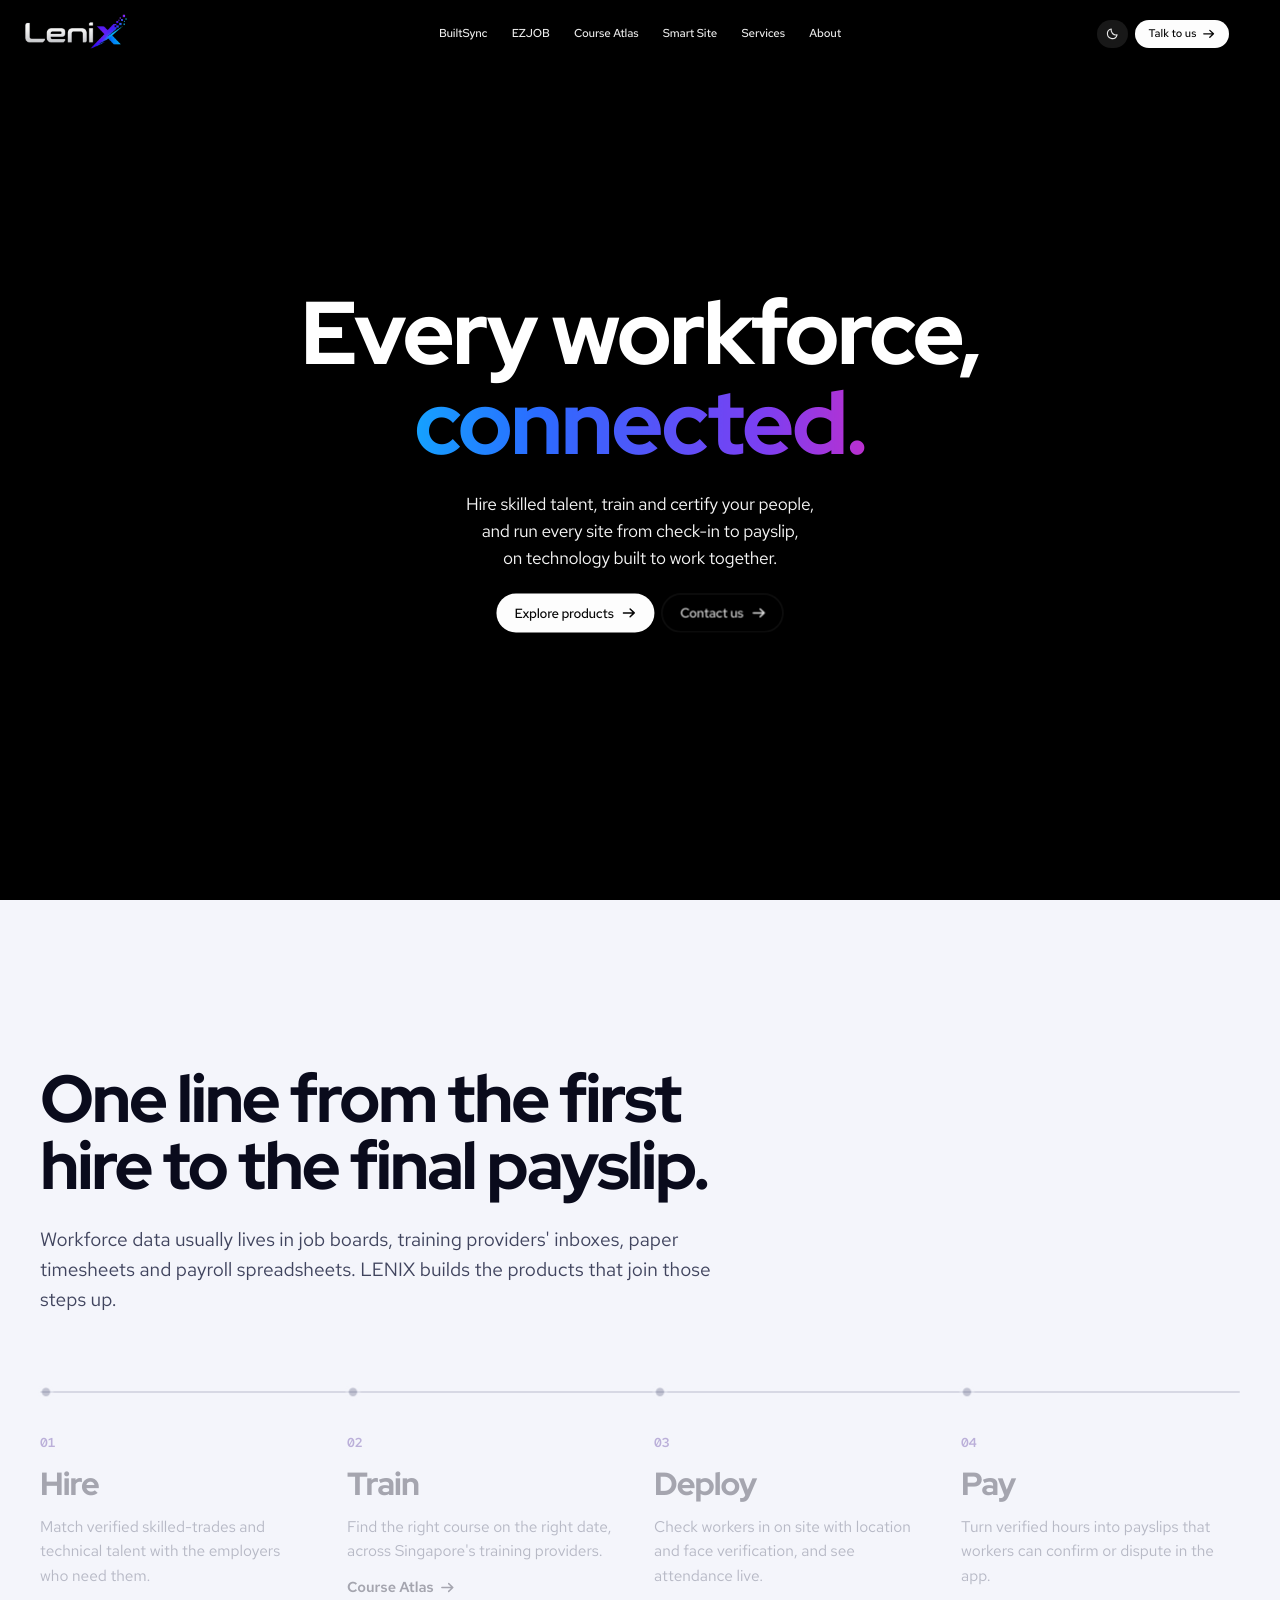
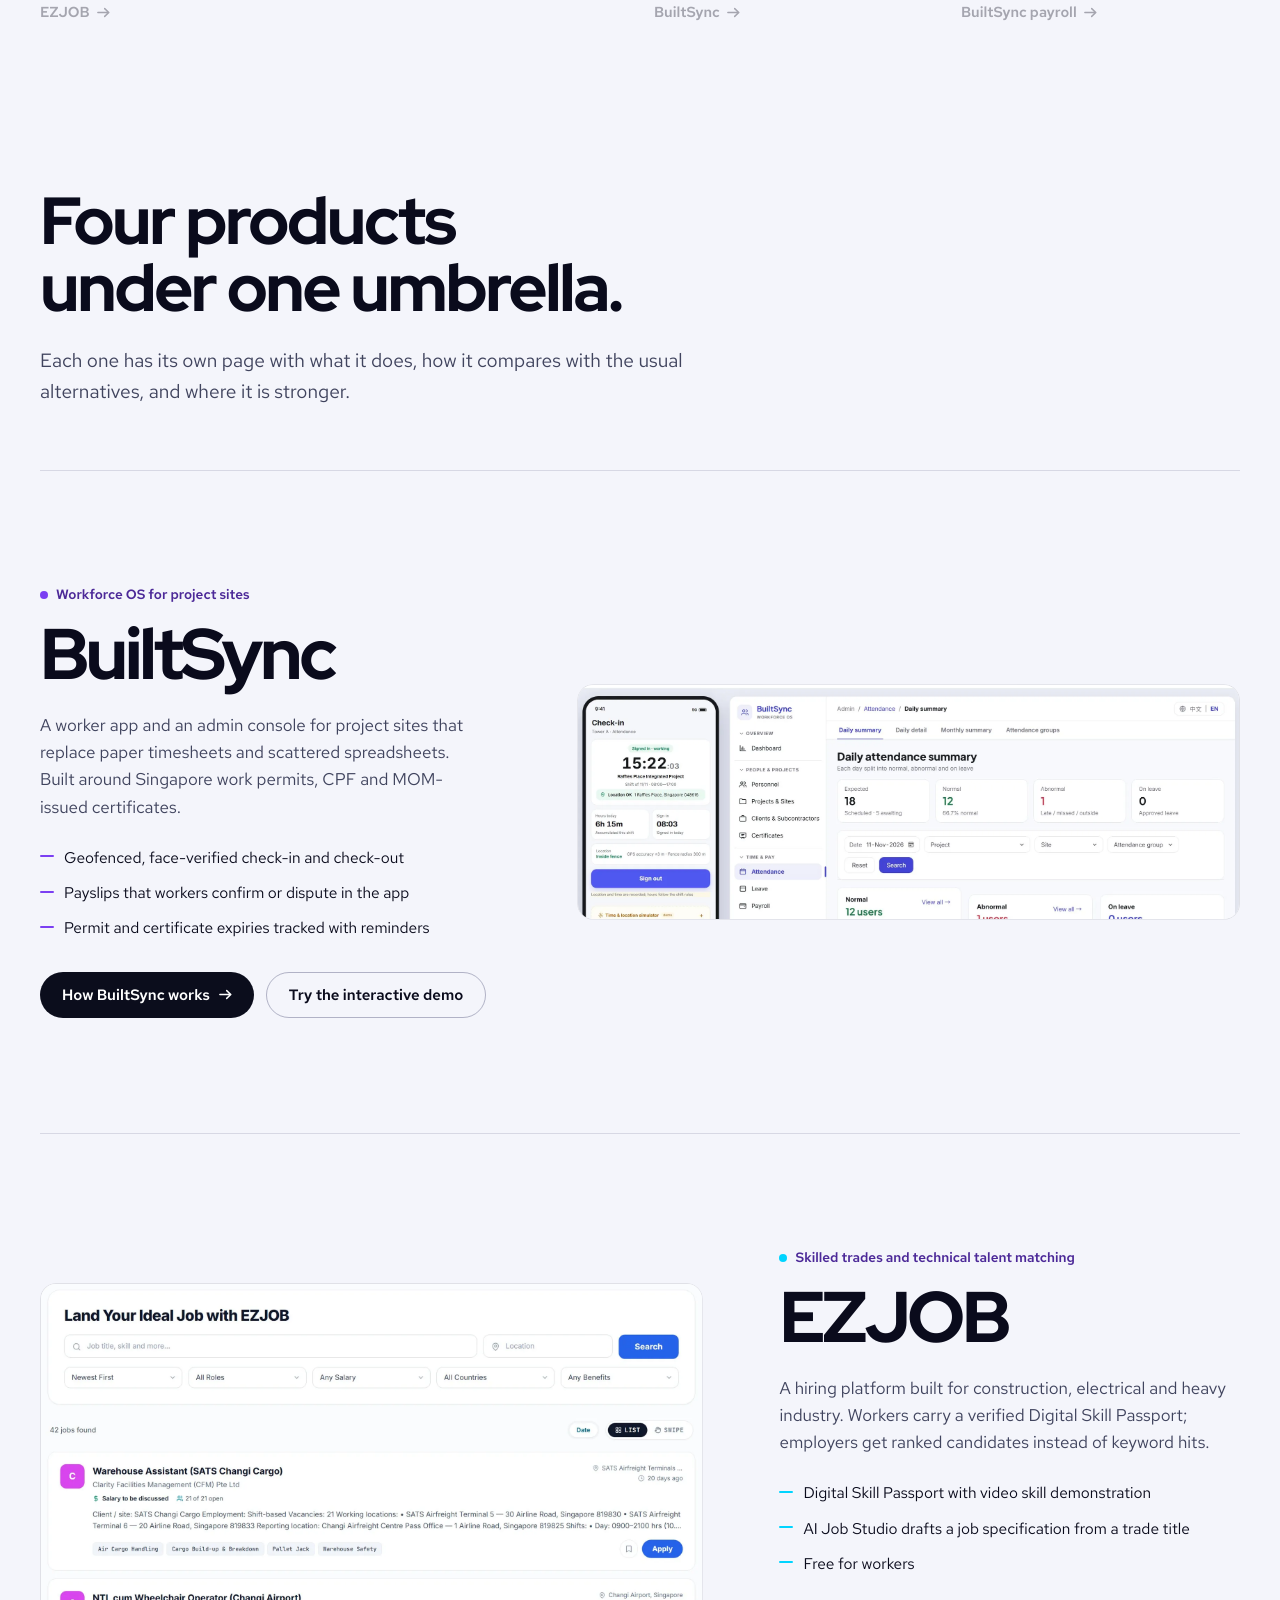
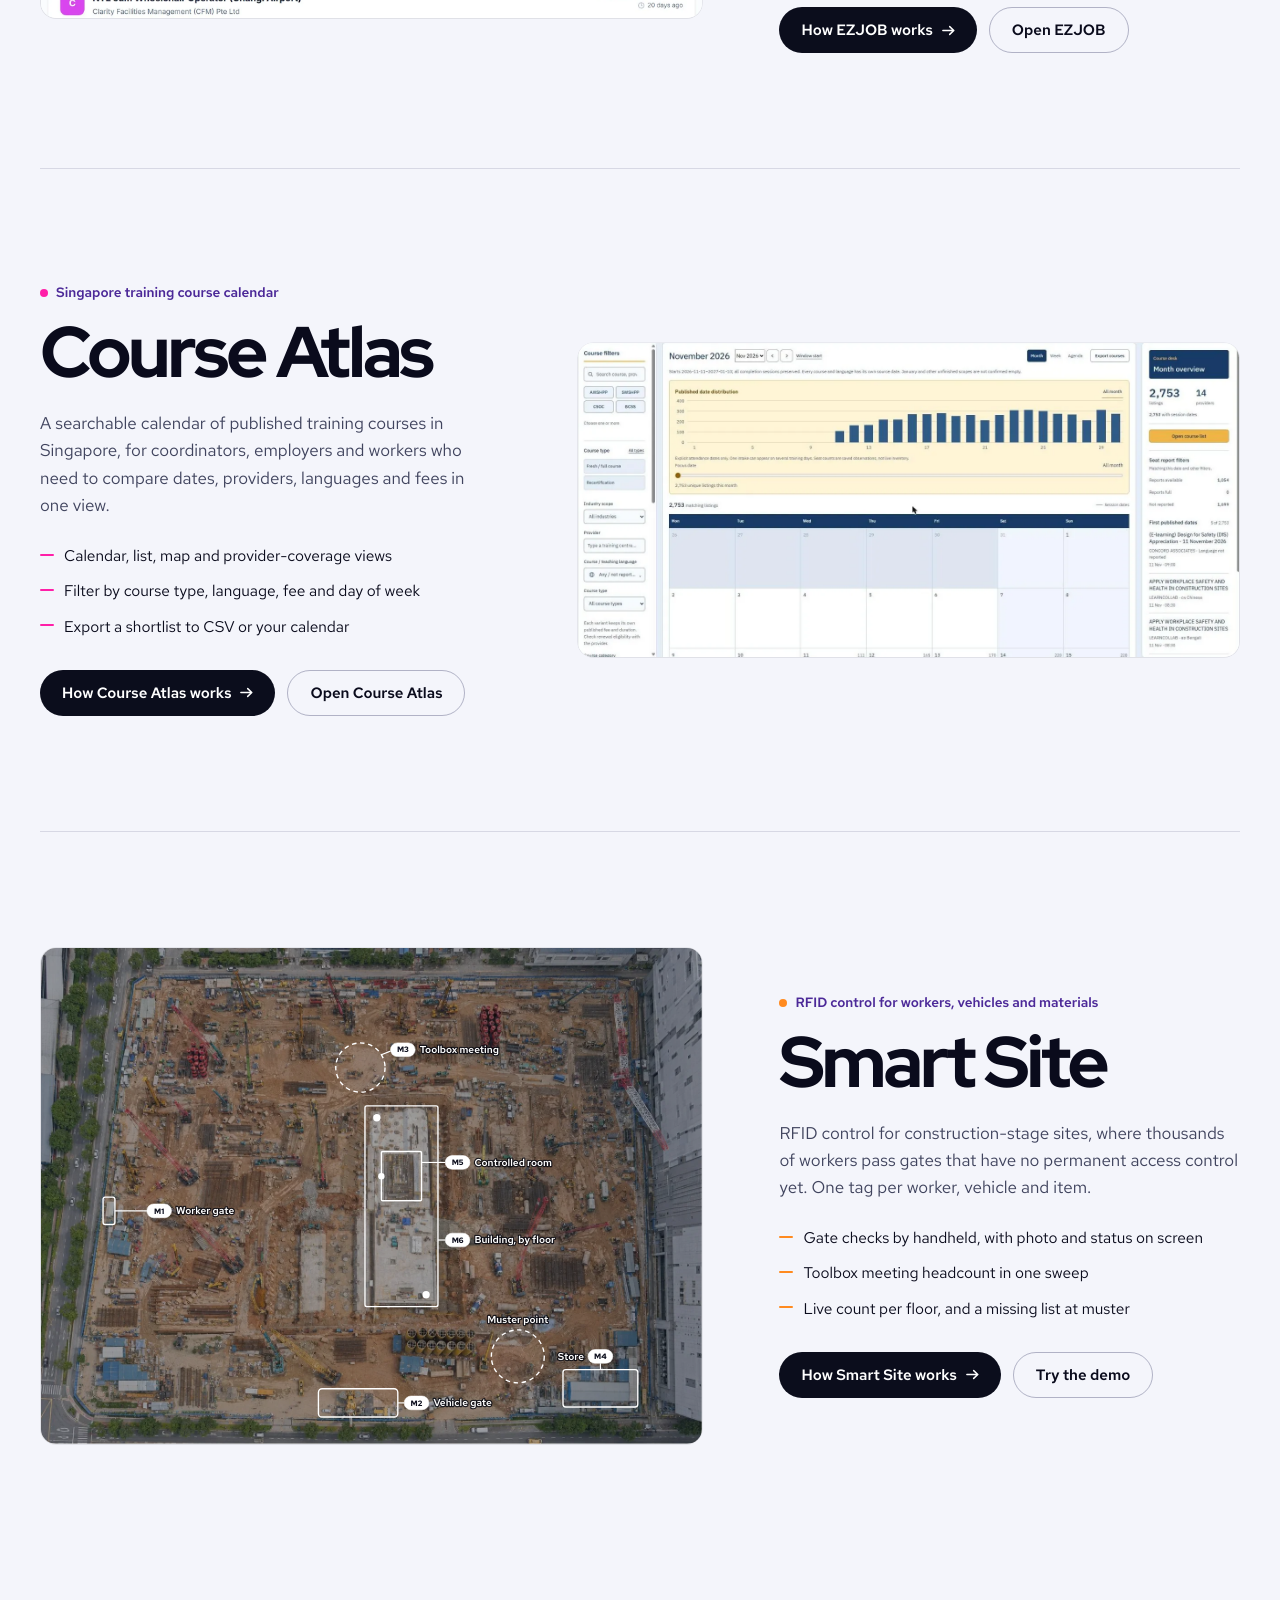
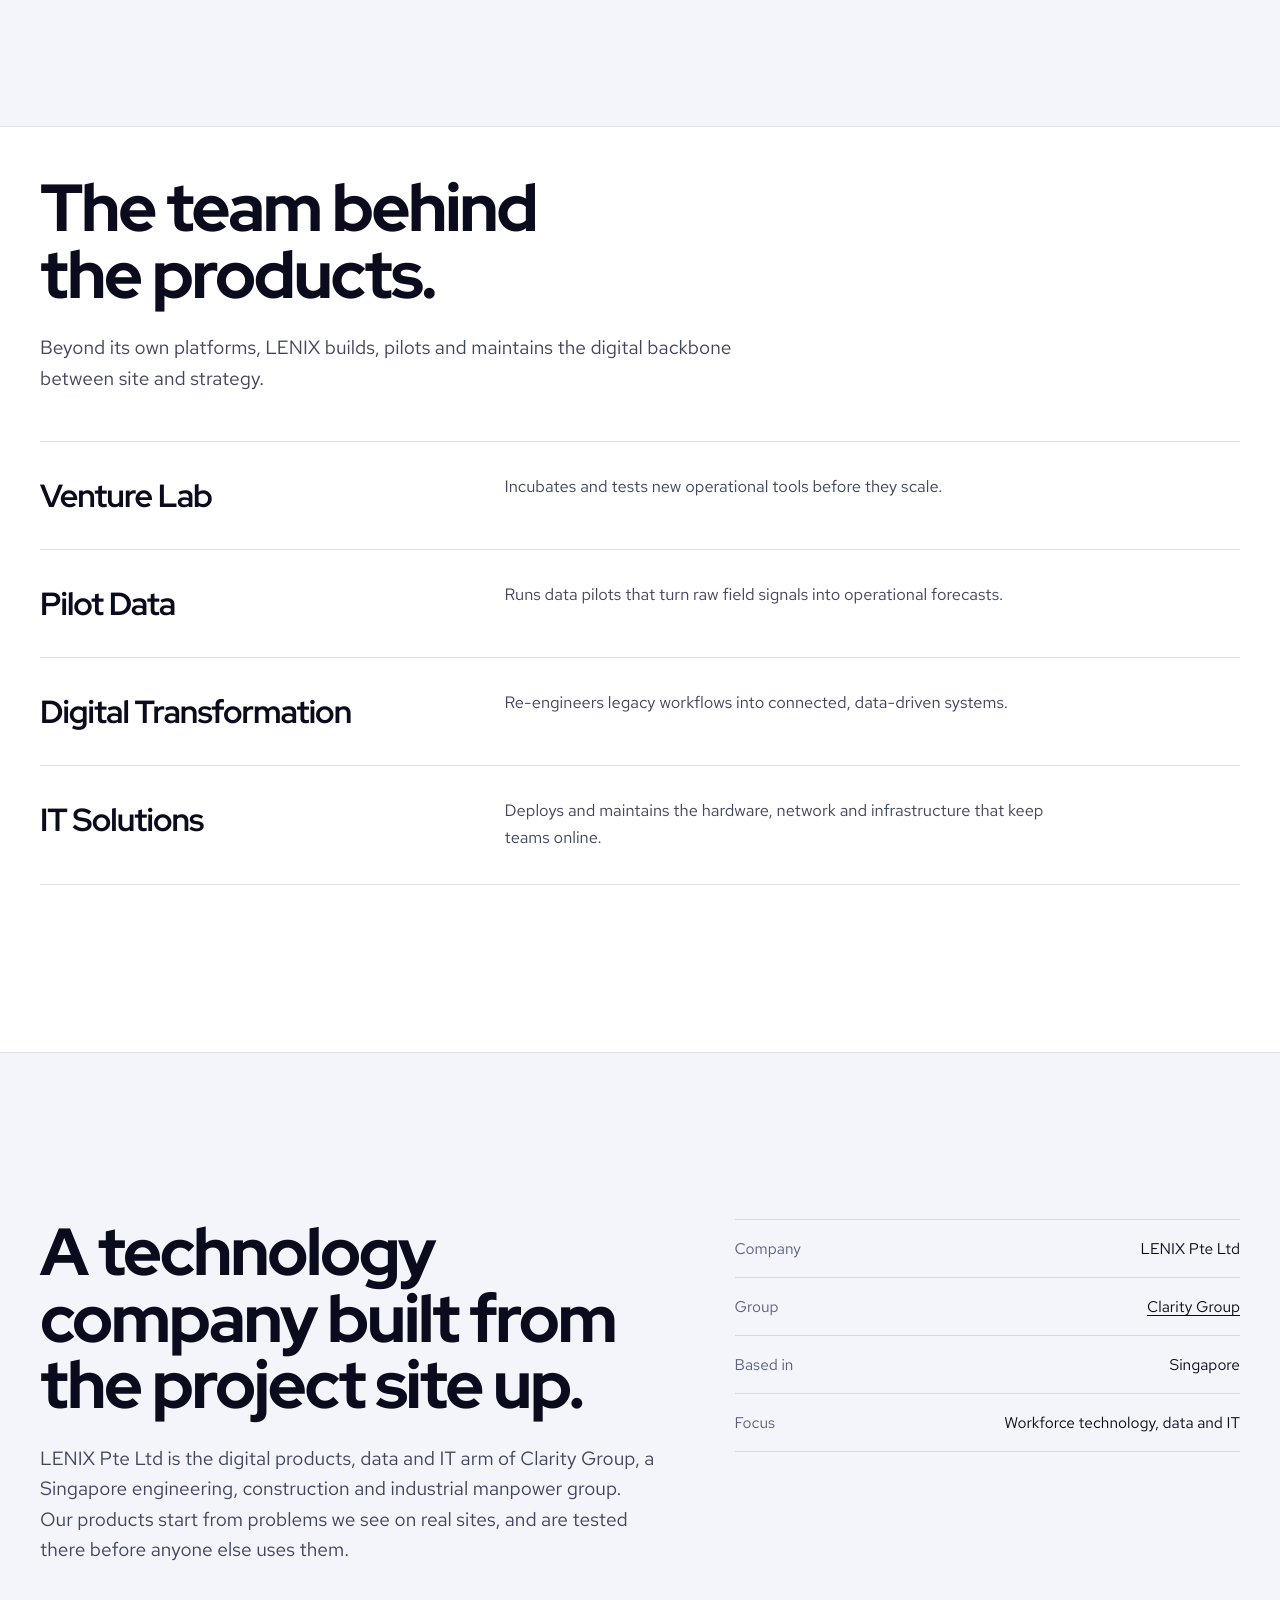
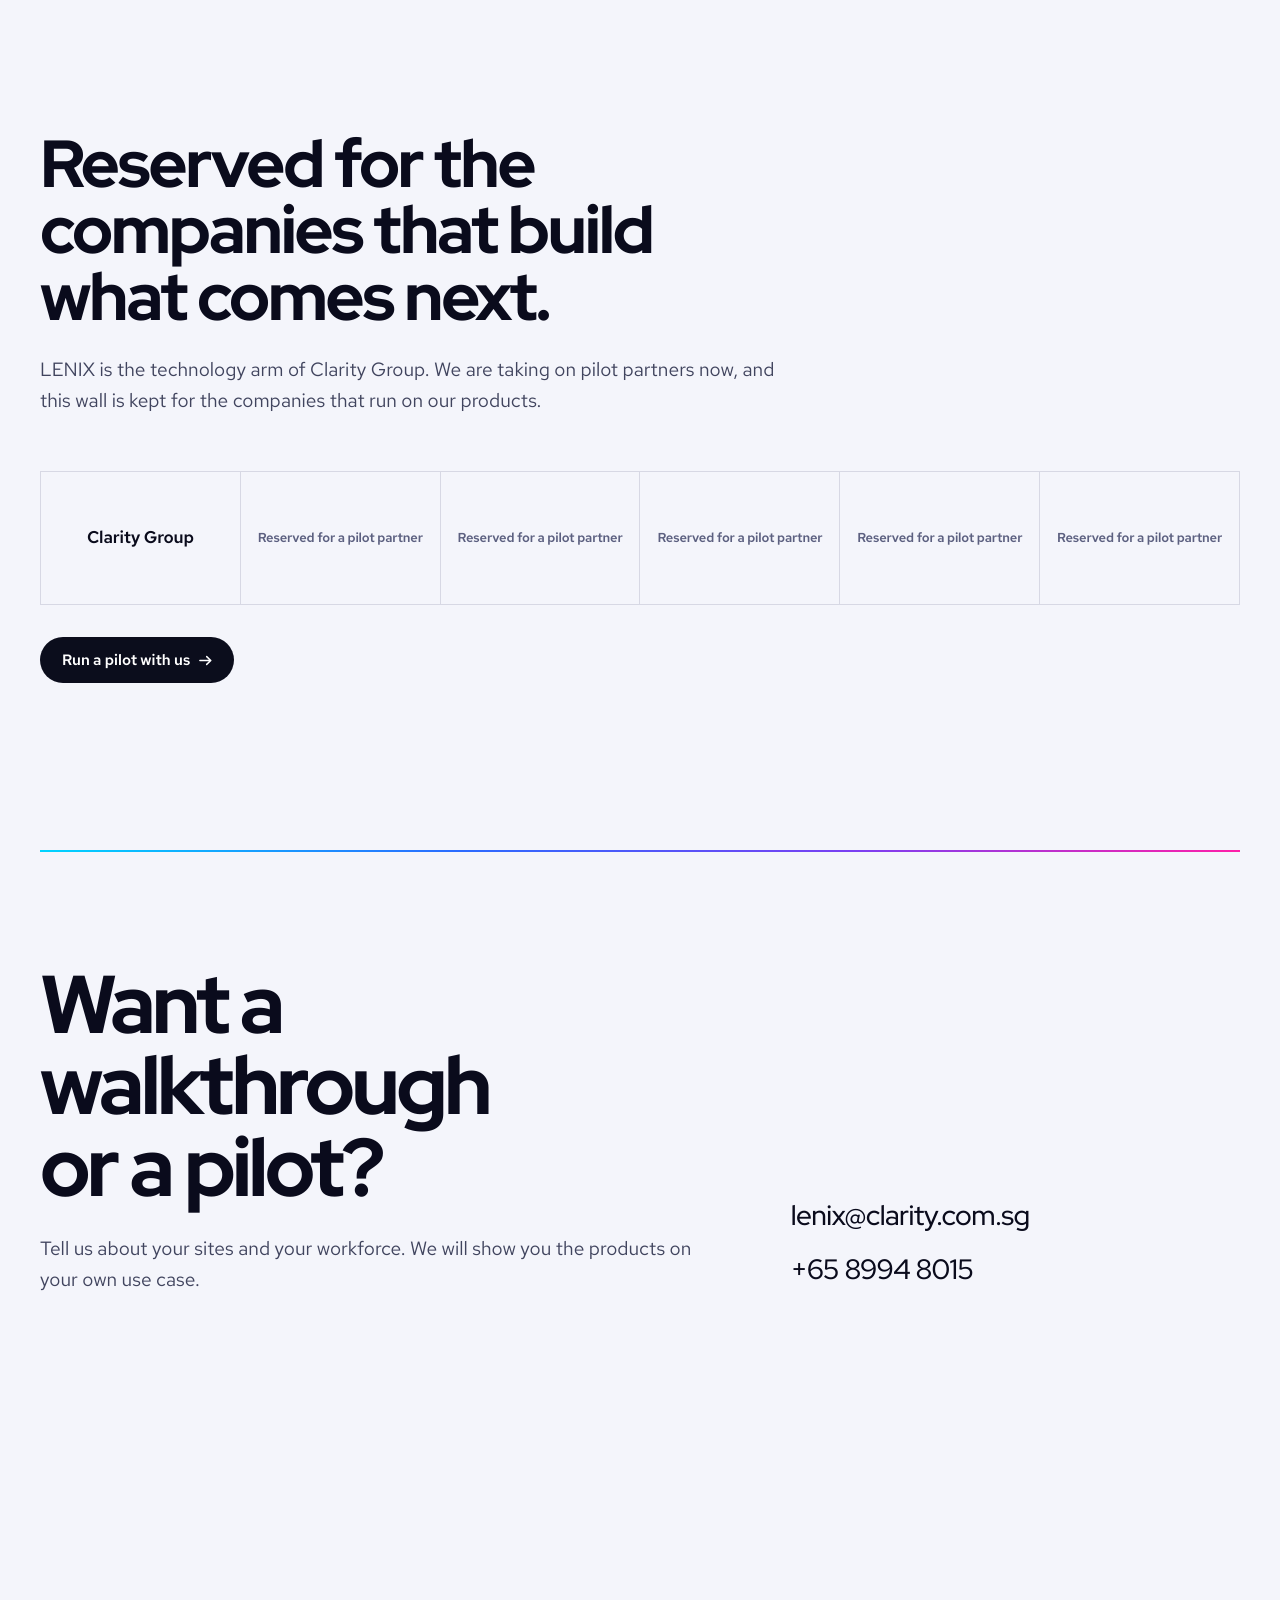
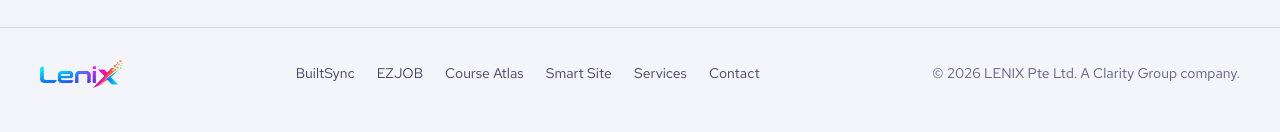
<file: index.html>
<!DOCTYPE html>
<html lang="en">
<head>
<meta charset="utf-8">
<meta name="viewport" content="width=device-width, initial-scale=1, viewport-fit=cover">
<title>LENIX — Connecting every workforce</title>
<meta name="description" content="LENIX builds the technology that links the workforce together: EZJOB for hiring, Course Atlas for training and BuiltSync for running every project site.">
<script>
(function(){var t;try{t=localStorage.getItem('lenix-theme')}catch(e){}
if(t!=='light'&&t!=='dark'){t=window.matchMedia&&matchMedia('(prefers-color-scheme: light)').matches?'light':'dark'}
document.documentElement.setAttribute('data-theme',t);})();
</script>
<link rel="preconnect" href="https://fonts.googleapis.com">
<link rel="preconnect" href="https://fonts.gstatic.com" crossorigin>
<link href="https://fonts.googleapis.com/css2?family=Red+Hat+Display:wght@700;800&family=Red+Hat+Mono:wght@500&family=Red+Hat+Text:wght@400;500;600&display=swap" rel="stylesheet">
<link rel="stylesheet" href="assets/site.css">
<link rel="stylesheet" href="assets/showcase.css">
<link rel="stylesheet" href="assets/refine.css">
<script type="speculationrules">{"prefetch":[{"where":{"href_matches":"/*.html"},"eagerness":"moderate"}]}</script>
<script>
(function(){
  var root = document.documentElement;
  if (window.matchMedia && matchMedia('(prefers-reduced-motion: reduce)').matches) return;
  root.classList.add('anim');
  var started = false, cleaned = false, bootTimer, safety;
  function clean(){ if (cleaned) return; cleaned = true; clearTimeout(safety);
    document.removeEventListener('animationend', onEnd, true);
    root.classList.remove('anim'); root.classList.remove('go'); }
  function onEnd(ev){ if (ev.animationName === 'pillIn' && ev.target.classList && ev.target.classList.contains('btn-ghost')) clean(); }
  function start(){ if (started) return; started = true; clearTimeout(bootTimer);
    document.addEventListener('animationend', onEnd, true);
    safety = setTimeout(clean, 2600); root.classList.add('go'); }
  function boot(){ bootTimer = setTimeout(start, 900);
    if (document.fonts && document.fonts.ready) document.fonts.ready.then(start, start); else start(); }
  if (document.readyState === 'loading') document.addEventListener('DOMContentLoaded', boot); else boot();
})();
</script></head>
<body>
<header class="topbar is-hidden" id="topbar" inert>
  <div class="wrap bar">
    <a class="tb-logo" href="#top" aria-label="LENIX home">
      <img decoding="async" class="on-dark" src="assets/logo-on-dark.png" alt="LENIX" width="628" height="220">
      <img decoding="async" class="on-light" src="assets/logo-on-light.png" alt="LENIX" width="655" height="220">
    </a>
    <nav class="tb-links" aria-label="Primary"><a href="builtsync.html">BuiltSync</a><a href="ezjob.html">EZJOB</a><a href="courseatlas.html">Course Atlas</a><a href="smartsite.html">Smart Site</a><a href="#services">Services</a><a href="#contact">Contact</a></nav>
    <div class="tb-actions">
      <button class="icon-btn js-theme" type="button" aria-label="Switch theme"><svg class="i-sun" viewBox="0 0 16 16" fill="none" stroke="currentColor" stroke-width="1.4" stroke-linecap="round" aria-hidden="true"><circle cx="8" cy="8" r="3"/><path d="M8 1.2v1.6M8 13.2v1.6M1.2 8h1.6M13.2 8h1.6M3.2 3.2l1.1 1.1M11.7 11.7l1.1 1.1M3.2 12.8l1.1-1.1M11.7 4.3l1.1-1.1"/></svg><svg class="i-moon" viewBox="0 0 16 16" fill="none" stroke="currentColor" stroke-width="1.4" stroke-linecap="round" stroke-linejoin="round" aria-hidden="true"><path d="M13.6 9.6A6 6 0 0 1 6.4 2.4a6 6 0 1 0 7.2 7.2z"/></svg></button>
      <a class="pill solid sm" href="#contact">Talk to us <svg class="arw" viewBox="0 0 12 10" fill="none" aria-hidden="true"><path d="M0.8 5h10M7.1 1.4 10.9 5l-3.8 3.6" stroke="currentColor" stroke-width="1.35" stroke-linecap="round" stroke-linejoin="round"/></svg></a>
      <button class="icon-btn tb-burger js-burger" type="button" aria-label="Open menu" aria-expanded="false" aria-controls="tbMenu"><span></span></button>
    </div>
  </div>
  <nav class="tb-menu wrap" id="tbMenu" aria-label="Mobile"><a href="builtsync.html">BuiltSync</a><a href="ezjob.html">EZJOB</a><a href="courseatlas.html">Course Atlas</a><a href="smartsite.html">Smart Site</a><a href="#services">Services</a><a href="#contact">Contact</a></nav>
</header>

<main class="hero" id="top">
  <div class="bg" role="img" aria-label="Stylised globe of Earth rendered as a violet dot matrix against a starfield, slowly rotating">
    <video class="bg-video is-active" id="bgVideoA" autoplay muted loop playsinline preload="auto" disablepictureinpicture aria-hidden="true" poster="https://d2ol7oe51mr4n9.cloudfront.net/user_38xzZboKViGWJOttwIXH07lWA1P/82e7eb75-c65f-490a-99b5-f3d1cad54200.webp">
      <source src="https://d8j0ntlcm91z4.cloudfront.net/user_38xzZboKViGWJOttwIXH07lWA1P/hf_20260912_104036_bd6924f6-3c8e-417e-8465-6d03c8c2e9e6.mp4" type="video/mp4">
    </video>
    <video class="bg-video" id="bgVideoB" muted loop playsinline preload="metadata" disablepictureinpicture aria-hidden="true" poster="https://d2ol7oe51mr4n9.cloudfront.net/user_38xzZboKViGWJOttwIXH07lWA1P/82e7eb75-c65f-490a-99b5-f3d1cad54200.webp">
      <source src="https://d8j0ntlcm91z4.cloudfront.net/user_38xzZboKViGWJOttwIXH07lWA1P/hf_20260912_104036_bd6924f6-3c8e-417e-8465-6d03c8c2e9e6.mp4" type="video/mp4">
    </video>
  </div>

  <header class="nav">
    <a class="logo" href="#top" aria-label="LENIX home"><img decoding="async" src="assets/logo-on-dark.png" alt="LENIX" width="628" height="220"></a>
    <nav class="nav-links" aria-label="Primary"><a href="builtsync.html">BuiltSync</a><a href="ezjob.html">EZJOB</a><a href="courseatlas.html">Course Atlas</a><a href="smartsite.html">Smart Site</a><a href="#services">Services</a><a href="#about">About</a></nav>
    <div class="nav-actions">
      <button class="btn btn-login js-theme" type="button" aria-label="Switch theme"><svg class="i-sun" viewBox="0 0 16 16" fill="none" stroke="currentColor" stroke-width="1.4" stroke-linecap="round" aria-hidden="true"><circle cx="8" cy="8" r="3"/><path d="M8 1.2v1.6M8 13.2v1.6M1.2 8h1.6M13.2 8h1.6M3.2 3.2l1.1 1.1M11.7 11.7l1.1 1.1M3.2 12.8l1.1-1.1M11.7 4.3l1.1-1.1"/></svg><svg class="i-moon" viewBox="0 0 16 16" fill="none" stroke="currentColor" stroke-width="1.4" stroke-linecap="round" stroke-linejoin="round" aria-hidden="true"><path d="M13.6 9.6A6 6 0 0 1 6.4 2.4a6 6 0 1 0 7.2 7.2z"/></svg></button>
      <a class="btn btn-nav-start" href="#contact">Talk to us <svg class="arw" viewBox="0 0 12 10" fill="none" aria-hidden="true"><path d="M0.8 5h10M7.1 1.4 10.9 5l-3.8 3.6" stroke="currentColor" stroke-width="1.35" stroke-linecap="round" stroke-linejoin="round"/></svg></a>
    </div>
    <button class="burger js-burger" id="burger" type="button" aria-label="Open menu" aria-expanded="false" aria-controls="menu"><span></span></button>
  </header>

  <nav class="menu" id="menu" aria-label="Mobile">
    <a href="builtsync.html">BuiltSync</a><a href="ezjob.html">EZJOB</a><a href="courseatlas.html">Course Atlas</a><a href="smartsite.html">Smart Site</a><a href="#services">Services</a><a href="#about">About</a>
    <div class="divider"></div>
    <button class="m-theme js-theme" type="button"><span class="js-theme-label">Light theme</span></button>
    <a class="m-start" href="#contact">Talk to us <svg class="arw" viewBox="0 0 12 10" fill="none" aria-hidden="true"><path d="M0.8 5h10M7.1 1.4 10.9 5l-3.8 3.6" stroke="currentColor" stroke-width="1.35" stroke-linecap="round" stroke-linejoin="round"/></svg></a>
  </nav>

  <div class="hero-inner">
    <h1><span class="ln"><span class="ln-i">Every workforce,</span></span>
        <span class="ln"><span class="ln-i grad-text">connected.</span></span></h1>
    <p class="sub">Hire skilled talent, train and certify your people,<br>
      and run every site from check-in to payslip,<br>
      on technology built to work together.</p>
    <div class="ctas">
      <a class="btn btn-lg btn-primary" href="#products">Explore products <svg class="arw" viewBox="0 0 12 10" fill="none" aria-hidden="true"><path d="M0.8 5h10M7.1 1.4 10.9 5l-3.8 3.6" stroke="currentColor" stroke-width="1.35" stroke-linecap="round" stroke-linejoin="round"/></svg></a>
      <a class="btn btn-lg btn-ghost" href="#contact">Contact us <svg class="arw" viewBox="0 0 12 10" fill="none" aria-hidden="true"><path d="M0.8 5h10M7.1 1.4 10.9 5l-3.8 3.6" stroke="currentColor" stroke-width="1.35" stroke-linecap="round" stroke-linejoin="round"/></svg></a>
    </div>
  </div>
</main>

<section class="blk thread" id="loop">
  <div class="wrap">
    <h2>One line from the first hire to the final payslip.</h2>
    <p class="lede">Workforce data usually lives in job boards, training providers' inboxes, paper timesheets and payroll spreadsheets. LENIX builds the products that join those steps up.</p>
    <ol data-scroll data-steps>
      <li><span class="n">01</span><h3>Hire</h3><p>Match verified skilled-trades and technical talent with the employers who need them.</p><a href="ezjob.html">EZJOB <svg class="arw" viewBox="0 0 12 10" fill="none" aria-hidden="true"><path d="M0.8 5h10M7.1 1.4 10.9 5l-3.8 3.6" stroke="currentColor" stroke-width="1.35" stroke-linecap="round" stroke-linejoin="round"/></svg></a></li>
      <li><span class="n">02</span><h3>Train</h3><p>Find the right course on the right date, across Singapore's training providers.</p><a href="courseatlas.html">Course Atlas <svg class="arw" viewBox="0 0 12 10" fill="none" aria-hidden="true"><path d="M0.8 5h10M7.1 1.4 10.9 5l-3.8 3.6" stroke="currentColor" stroke-width="1.35" stroke-linecap="round" stroke-linejoin="round"/></svg></a></li>
      <li><span class="n">03</span><h3>Deploy</h3><p>Check workers in on site with location and face verification, and see attendance live.</p><a href="builtsync.html">BuiltSync <svg class="arw" viewBox="0 0 12 10" fill="none" aria-hidden="true"><path d="M0.8 5h10M7.1 1.4 10.9 5l-3.8 3.6" stroke="currentColor" stroke-width="1.35" stroke-linecap="round" stroke-linejoin="round"/></svg></a></li>
      <li><span class="n">04</span><h3>Pay</h3><p>Turn verified hours into payslips that workers can confirm or dispute in the app.</p><a href="builtsync.html#functions">BuiltSync payroll <svg class="arw" viewBox="0 0 12 10" fill="none" aria-hidden="true"><path d="M0.8 5h10M7.1 1.4 10.9 5l-3.8 3.6" stroke="currentColor" stroke-width="1.35" stroke-linecap="round" stroke-linejoin="round"/></svg></a></li>
    </ol>
  </div>
</section>

<section class="blk" id="products">
  <div class="wrap">
    <h2>Four products under one umbrella.</h2>
    <p class="lede">Each one has its own page with what it does, how it compares with the usual alternatives, and where it is stronger.</p>
    <article class="prow" id="builtsync" style="--c:var(--violet)">
      <div class="p-copy">
        <h3>BuiltSync</h3>
        <span class="kind">Workforce OS for project sites</span>
        <p>A worker app and an admin console for project sites that replace paper timesheets and scattered spreadsheets. Built around Singapore work permits, CPF and MOM-issued certificates.</p>
        <ul class="feats"><li>Geofenced, face-verified check-in and check-out</li><li>Payslips that workers confirm or dispute in the app</li><li>Permit and certificate expiries tracked with reminders</li></ul>
        <div class="p-links">
          <a class="pill solid" href="builtsync.html">How BuiltSync works <svg class="arw" viewBox="0 0 12 10" fill="none" aria-hidden="true"><path d="M0.8 5h10M7.1 1.4 10.9 5l-3.8 3.6" stroke="currentColor" stroke-width="1.35" stroke-linecap="round" stroke-linejoin="round"/></svg></a>
          <a class="pill line" href="builtsync.html#demo">Try the interactive demo</a>
        </div>
      </div>
      <a class="shot wipe" href="builtsync.html" aria-label="BuiltSync: full breakdown"><img decoding="async" src="assets/shot-bs-att.webp" alt="BuiltSync worker check-in screen beside the admin console attendance summary" width="1900" height="671" loading="lazy"></a>
    </article>
    <article class="prow flip" id="ezjob" style="--c:var(--cyan)">
      <div class="p-copy">
        <h3>EZJOB</h3>
        <span class="kind">Skilled trades and technical talent matching</span>
        <p>A hiring platform built for construction, electrical and heavy industry. Workers carry a verified Digital Skill Passport; employers get ranked candidates instead of keyword hits.</p>
        <ul class="feats"><li>Digital Skill Passport with video skill demonstration</li><li>AI Job Studio drafts a job specification from a trade title</li><li>Free for workers</li></ul>
        <div class="p-links">
          <a class="pill solid" href="ezjob.html">How EZJOB works <svg class="arw" viewBox="0 0 12 10" fill="none" aria-hidden="true"><path d="M0.8 5h10M7.1 1.4 10.9 5l-3.8 3.6" stroke="currentColor" stroke-width="1.35" stroke-linecap="round" stroke-linejoin="round"/></svg></a>
          <a class="pill line" href="https://lenix-ezjob.vercel.app/" target="_blank" rel="noopener">Open EZJOB</a>
        </div>
      </div>
      <a class="shot wipe" href="ezjob.html" aria-label="EZJOB: full breakdown"><img decoding="async" src="assets/shot-ez-jobs.webp" alt="EZJOB job search with filters and live listings" width="1900" height="960" loading="lazy"></a>
    </article>
    <article class="prow" id="courseatlas" style="--c:var(--magenta)">
      <div class="p-copy">
        <h3>Course Atlas</h3>
        <span class="kind">Singapore training course calendar</span>
        <p>A searchable calendar of published training courses in Singapore, for coordinators, employers and workers who need to compare dates, providers, languages and fees in one view.</p>
        <ul class="feats"><li>Calendar, list, map and provider-coverage views</li><li>Filter by course type, language, fee and day of week</li><li>Export a shortlist to CSV or your calendar</li></ul>
        <div class="p-links">
          <a class="pill solid" href="courseatlas.html">How Course Atlas works <svg class="arw" viewBox="0 0 12 10" fill="none" aria-hidden="true"><path d="M0.8 5h10M7.1 1.4 10.9 5l-3.8 3.6" stroke="currentColor" stroke-width="1.35" stroke-linecap="round" stroke-linejoin="round"/></svg></a>
          <a class="pill line" href="https://course-atlas-sg-shinn.shinnsohai.chatgpt.site/" target="_blank" rel="noopener">Open Course Atlas</a>
        </div>
      </div>
      <a class="shot wipe" href="courseatlas.html" aria-label="Course Atlas: full breakdown"><img decoding="async" src="assets/shot-courseatlas.webp" alt="Course Atlas month calendar with course filters and listings" width="1510" height="716" loading="lazy"></a>
    </article>
    <article class="prow flip" id="smartsite" style="--c:var(--orange)">
      <div class="p-copy">
        <h3>Smart Site</h3>
        <span class="kind">RFID control for workers, vehicles and materials</span>
        <p>RFID control for construction-stage sites, where thousands of workers pass gates that have no permanent access control yet. One tag per worker, vehicle and item.</p>
        <ul class="feats"><li>Gate checks by handheld, with photo and status on screen</li><li>Toolbox meeting headcount in one sweep</li><li>Live count per floor, and a missing list at muster</li></ul>
        <div class="p-links">
          <a class="pill solid" href="smartsite.html">How Smart Site works <svg class="arw" viewBox="0 0 12 10" fill="none" aria-hidden="true"><path d="M0.8 5h10M7.1 1.4 10.9 5l-3.8 3.6" stroke="currentColor" stroke-width="1.35" stroke-linecap="round" stroke-linejoin="round"/></svg></a>
          <a class="pill line" href="smartsite.html#demo">Try the demo</a>
        </div>
      </div>
      <a class="shot wipe" href="smartsite.html" aria-label="Smart Site: full breakdown" data-step="0"><svg class="plan aerial" viewBox="0 0 1448 1086" role="img" aria-label="Aerial view of a construction site with RFID reader positions marked: a worker gate on the left hoarding, a vehicle gate at the bottom, a toolbox meeting area, the building with a controlled room and two stair-core readers, a store, and a muster point">
  <image href="assets/site-aerial.webp" width="1448" height="1086" preserveAspectRatio="xMidYMid slice"/>
  <rect class="scrim" width="1448" height="1086"/>
  <g class="m m1">
    <rect class="pl" x="136" y="546" width="26" height="60" rx="5"/><circle class="ping" cx="149" cy="576" r="64"/>
    <path class="lead" d="M162 576h70"/><g class="tag"><rect x="232" y="561" width="54" height="30" rx="15"/><text x="259" y="582" text-anchor="middle">M1</text></g><text x="296" y="583">Worker gate</text>
  </g>
  <g class="m m2">
    <rect class="pl" x="608" y="966" width="174" height="62" rx="8"/><circle class="ping" cx="695" cy="997" r="76"/>
    <path class="lead" d="M782 997h14"/><g class="tag"><rect x="796" y="982" width="54" height="30" rx="15"/><text x="823" y="1003" text-anchor="middle">M2</text></g><text x="860" y="1004">Vehicle gate</text>
  </g>
  <g class="m m3">
    <circle class="pl dash-ln" cx="700" cy="262" r="54"/><circle class="ping" cx="700" cy="262" r="64"/>
    <path class="lead" d="M746 234l20-8"/><g class="tag"><rect x="766" y="208" width="54" height="30" rx="15"/><text x="793" y="229" text-anchor="middle">M3</text></g><text x="830" y="230">Toolbox meeting</text>
  </g>
  <g class="m m6">
    <rect class="pl" x="710" y="346" width="160" height="440" rx="4"/>
    <circle class="solid" cx="736" cy="372" r="8"/><circle class="solid" cx="844" cy="760" r="8"/>
    <circle class="ping" cx="736" cy="372" r="48"/><circle class="ping" cx="844" cy="760" r="48"/>
    <path class="lead" d="M870 640h16"/><g class="tag"><rect x="886" y="625" width="54" height="30" rx="15"/><text x="913" y="646" text-anchor="middle">M6</text></g><text x="950" y="647">Building, by floor</text>
    <circle class="pl dash-ln" cx="1045" cy="895" r="58"/><circle class="ping" cx="1045" cy="895" r="66"/>
    <text x="1045" y="822" text-anchor="middle">Muster point</text>
  </g>
  <g class="m m5">
    <rect class="pl" x="746" y="446" width="88" height="108" rx="3"/><circle class="solid" cx="746" cy="500" r="7"/><circle class="ping" cx="746" cy="500" r="42"/>
    <path class="lead" d="M834 470h52"/><g class="tag"><rect x="886" y="455" width="54" height="30" rx="15"/><text x="913" y="476" text-anchor="middle">M5</text></g><text x="950" y="477">Controlled room</text>
  </g>
  <g class="m m4">
    <rect class="pl" x="1144" y="924" width="164" height="82" rx="6"/><circle class="ping" cx="1226" cy="965" r="76"/>
    <path class="lead" d="M1226 924v-14"/><g class="tag"><rect x="1199" y="880" width="54" height="30" rx="15"/><text x="1226" y="901" text-anchor="middle">M4</text></g><text x="1190" y="902" text-anchor="end">Store</text>
  </g>
</svg></a>
    </article>
  </div>
</section>

<section class="blk" id="services" style="padding-top:clamp(24px, 4vw, 48px)">
  <div class="wrap">
    <h2>The team behind the products.</h2>
    <p class="lede">Beyond its own platforms, LENIX builds, pilots and maintains the digital backbone between site and strategy.</p>
    <div class="rows">
      <div><h3>Venture Lab</h3><p>Incubates and tests new operational tools before they scale.</p></div>
      <div><h3>Pilot Data</h3><p>Runs data pilots that turn raw field signals into operational forecasts.</p></div>
      <div><h3>Digital Transformation</h3><p>Re-engineers legacy workflows into connected, data-driven systems.</p></div>
      <div><h3>IT Solutions</h3><p>Deploys and maintains the hardware, network and infrastructure that keep teams online.</p></div>
    </div>
  </div>
</section>

<section class="blk" id="about">
  <div class="wrap split">
    <div>
      <h2>A technology company built from the project site up.</h2>
      <p class="lede">LENIX Pte Ltd is the digital products, data and IT arm of Clarity Group, a Singapore engineering, construction and industrial manpower group. Our products start from problems we see on real sites, and are tested there before anyone else uses them.</p>
    </div>
    <dl class="facts">
      <div><dt>Company</dt><dd>LENIX Pte Ltd</dd></div>
      <div><dt>Group</dt><dd><a href="https://www.clarity.com.sg/our-business/lenix" target="_blank" rel="noopener">Clarity Group</a></dd></div>
      <div><dt>Based in</dt><dd>Singapore</dd></div>
      <div><dt>Focus</dt><dd>Workforce technology, data and IT</dd></div>
    </dl>
  </div>
</section>

<section class="blk" id="clients">
  <div class="wrap">
    <h2>Reserved for the companies that build what comes next.</h2>
    <p class="lede">LENIX is the technology arm of Clarity Group. We are taking on pilot partners now, and this wall is kept for the companies that run on our products.</p>
    <ul class="clients"><li><a href="https://www.clarity.com.sg" target="_blank" rel="noopener">Clarity Group</a></li><li><a class="slot" href="#contact"><span>Reserved for a pilot partner</span><span>Claim this spot</span></a></li><li><a class="slot" href="#contact"><span>Reserved for a pilot partner</span><span>Claim this spot</span></a></li><li><a class="slot" href="#contact"><span>Reserved for a pilot partner</span><span>Claim this spot</span></a></li><li><a class="slot" href="#contact"><span>Reserved for a pilot partner</span><span>Claim this spot</span></a></li><li><a class="slot" href="#contact"><span>Reserved for a pilot partner</span><span>Claim this spot</span></a></li></ul>
    <div class="p-links"><a class="pill solid" href="#contact">Run a pilot with us <svg class="arw" viewBox="0 0 12 10" fill="none" aria-hidden="true"><path d="M0.8 5h10M7.1 1.4 10.9 5l-3.8 3.6" stroke="currentColor" stroke-width="1.35" stroke-linecap="round" stroke-linejoin="round"/></svg></a></div>
  </div>
</section>

<section class="blk" id="contact">
  <div class="wrap contact">
    <div>
      <h2>Want a walkthrough or a pilot?</h2>
      <p class="lede">Tell us about your sites and your workforce. We will show you the products on your own use case.</p>
    </div>
    <div class="contact-links">
      <a href="mailto:lenix@clarity.com.sg">lenix@clarity.com.sg</a>
      <a href="tel:+6589948015">+65 8994 8015</a>
    </div>
  </div>
</section>
<footer>
  <div class="wrap">
    <a href="#top" aria-label="LENIX home">
      <img decoding="async" class="on-dark" src="assets/logo-on-dark.png" alt="LENIX" width="628" height="220">
      <img decoding="async" class="on-light" src="assets/logo-on-light.png" alt="LENIX" width="655" height="220">
    </a>
    <nav aria-label="Footer">
      <a href="builtsync.html">BuiltSync</a><a href="ezjob.html">EZJOB</a><a href="courseatlas.html">Course Atlas</a><a href="smartsite.html">Smart Site</a>
      <a href="#services">Services</a><a href="#contact">Contact</a>
    </nav>
    <span>&copy; 2026 LENIX Pte Ltd. A Clarity Group company.</span>
  </div>
</footer>
<script src="assets/site.js"></script>
</body>
</html>
</file>
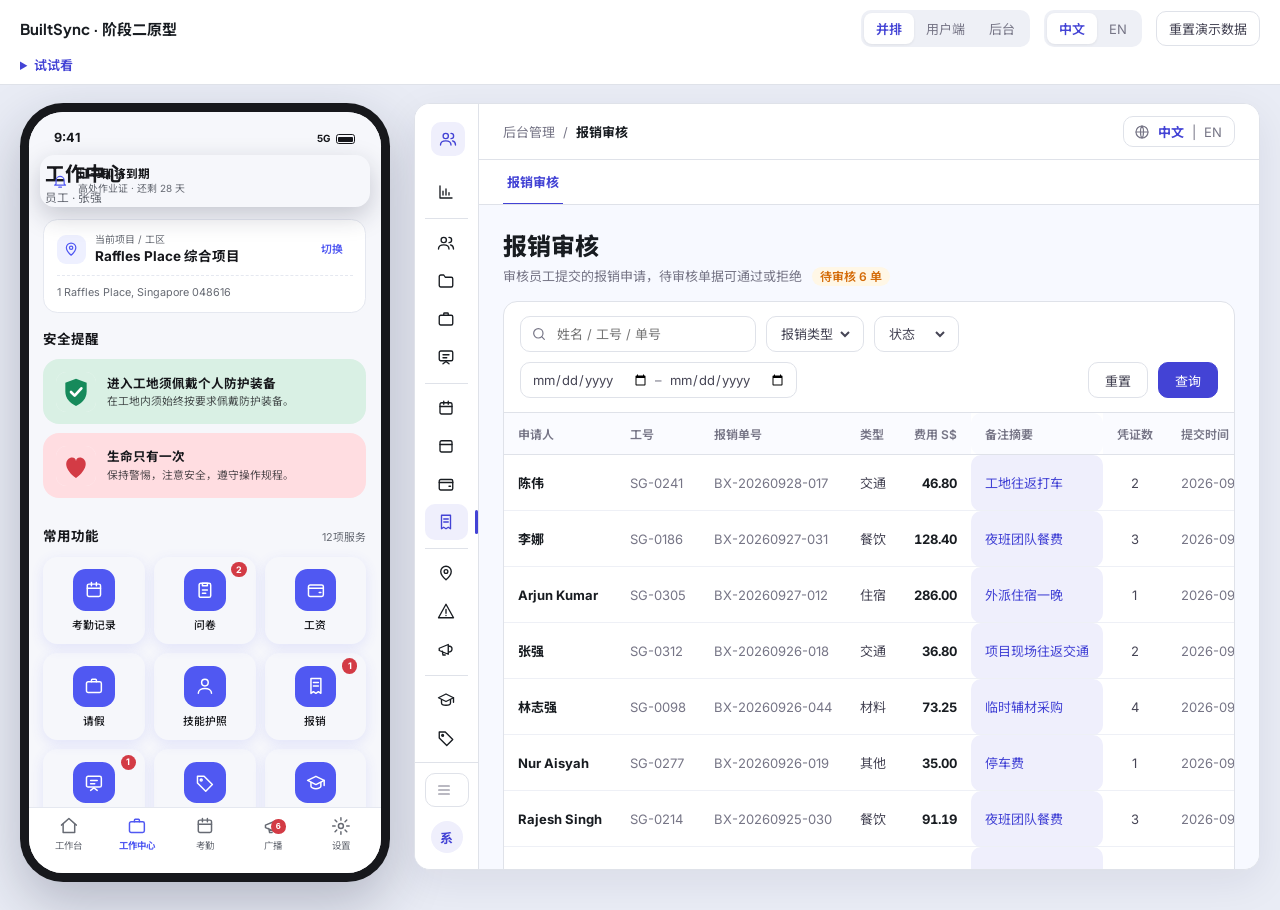
<file: demo/builtsync-phase2/index.html>
<!doctype html>
<html lang="zh-CN">
<head>
  <meta charset="UTF-8">
  <meta name="viewport" content="width=device-width, initial-scale=1.0">
  <title>BuiltSync · 阶段二原型</title>
  <link rel="preconnect" href="https://fonts.googleapis.com">
  <link rel="preconnect" href="https://fonts.gstatic.com" crossorigin>
  <link href="https://fonts.googleapis.com/css2?family=Inter:wght@400;500;600;700&family=Noto+Sans+SC:wght@400;500;700&family=Plus+Jakarta+Sans:wght@500;700;800&display=swap" rel="stylesheet">
  <link rel="stylesheet" href="css/base.css">
  <link rel="stylesheet" href="css/worker.css">
  <link rel="stylesheet" href="css/admin.css">
  <link rel="stylesheet" href="css/modules.css">
  <link rel="stylesheet" href="css/leave-requests.css">
  <link rel="stylesheet" href="css/tenant.css">
  <link rel="stylesheet" href="css/cpf.css">
  <link rel="stylesheet" href="css/hr.css">
  <link rel="stylesheet" href="css/att.css">
  <link rel="stylesheet" href="css/att-worker.css">
  <link rel="stylesheet" href="css/payroll.css">
  <link rel="stylesheet" href="css/prj.css">
  <link rel="stylesheet" href="css/cert.css">
  <link rel="stylesheet" href="css/notice.css">
  <link rel="stylesheet" href="css/survey.css">
  <link rel="stylesheet" href="css/audit.css">
  <link rel="stylesheet" href="css/content.css">
  <link rel="stylesheet" href="css/perm.css">
  <link rel="stylesheet" href="css/sys.css">
  <link rel="stylesheet" href="css/dep.css">
  <script src="js/modules/registry.js"></script>
  <script src="js/modules/sdk.js"></script>
  <script src="js/modules/enabled.js"></script>
  <link rel="stylesheet" href="css/train.css">
  <link rel="stylesheet" href="css/wallet.css">
  <link rel="stylesheet" href="css/dorm.css">
  <link rel="stylesheet" href="css/spin.css">
  <link rel="stylesheet" href="css/passport.css">
  <script>BS.modules.load('css')</script>
  <link rel="stylesheet" href="css/map.css">
  <link rel="stylesheet" href="css/responsive.css">
</head>
<body data-view="both">
  <header class="bar">
    <div class="bar-row">
      <b id="s-title" class="bar-title">BuiltSync · 阶段二原型</b>
      <div class="seg" role="group" aria-label="View">
        <button type="button" data-v="both" data-i="s.view.both" aria-pressed="true">并排</button>
        <button type="button" data-v="app" data-i="s.view.app" aria-pressed="false">用户端</button>
        <button type="button" data-v="admin" data-i="s.view.admin" aria-pressed="false">后台</button>
      </div>
      <div class="seg" role="group" aria-label="Language">
        <button type="button" data-lang="zh" aria-pressed="true">中文</button>
        <button type="button" data-lang="en" aria-pressed="false">EN</button>
      </div>
      <button type="button" id="reset" class="reset" data-i="s.reset">重置演示数据</button>
    </div>
    <details class="try">
      <summary data-i="s.try">试试看</summary>
      <ol><li data-i="s.t1"></li><li data-i="s.t2"></li><li data-i="s.t3"></li><li data-i="s.t4"></li></ol>
    </details>
  </header>

  <main class="stage">
    <section class="col-app" aria-label="Worker app">
      <div id="phone" class="phone"><div id="worker" class="w-app"></div></div>
    </section>
    <section class="col-admin" aria-label="Admin dashboard">
      <div id="admin" class="a-root"></div>
    </section>
  </main>

  <script src="js/core.js"></script>
  <script src="js/bus.js"></script>
  <script src="js/qr.js"></script>
  <script src="js/map/map.js"></script>
  <script src="js/reimb/i18n.js"></script>
  <script src="js/leave/i18n.js"></script>
  <script src="js/leave/i18n-req.js"></script>
  <script src="js/leave/i18n-check.js"></script>
  <script src="js/pay/i18n.js"></script>
  <script src="js/hr/i18n.js"></script>
  <script src="js/att/i18n.js"></script>
  <script src="js/att/i18n-w.js"></script>
  <script src="js/payroll/i18n.js"></script>
  <script src="js/prj/i18n.js"></script>
  <script src="js/co/i18n.js"></script>
  <script src="js/cert/i18n.js"></script>
  <script src="js/notice/i18n.js"></script>
  <script src="js/survey/i18n.js"></script>
  <script src="js/audit/i18n.js"></script>
  <script src="js/content/i18n.js"></script>
  <script src="js/perm/i18n.js"></script>
  <script src="js/sys/i18n.js"></script>
  <script src="js/pay/i18n-cpf.js"></script>
  <script src="js/tenant/i18n.js"></script>
  <script src="js/dep/i18n.js"></script>
  <script src="js/train/i18n.js"></script>
  <script src="js/wallet/i18n.js"></script>
  <script src="js/dorm/i18n.js"></script>
  <script src="js/spin/i18n.js"></script>
  <script src="js/passport/i18n.js"></script>
  <script>BS.modules.load('i18n')</script>
  <script src="js/reimb/seed.js"></script>
  <script src="js/reimb/store.js"></script>
  <script src="js/hr/seed.js"></script>
  <script src="js/hr/store.js"></script>
  <script src="js/leave/store.js"></script>
  <script src="js/leave/requests.js"></script>
  <script src="js/pay/store.js"></script>
  <script src="js/pay/cpf-store.js"></script>
  <script src="js/tenant/store.js"></script>
  <script src="js/wire.js"></script>
  <script src="js/comp/store.js"></script>
  <script src="js/dep/store.js"></script>
  <script src="js/wallet/store.js"></script>
  <script src="data/atlas.js"></script>
  <script src="js/train/store.js"></script>
  <script src="js/dorm/store.js"></script>
  <script src="js/att/store.js"></script>
  <script src="js/leave/check.js"></script>
  <script src="js/spin/store.js"></script>
  <script src="js/spin/wheel.js"></script>
  <script src="js/passport/store.js"></script>
  <script>BS.modules.load('store')</script>
  <script src="js/payroll/store.js"></script>
  <script src="js/notice/store.js"></script>
  <script src="js/survey/store.js"></script>
  <script src="js/content/store.js"></script>
  <script src="js/sys/store.js"></script>
  <script src="js/perm/store.js"></script>
  <script src="js/audit/store.js"></script>
  <script src="js/audit/hooks.js"></script>
  <script>BS.modules.load('hooks')</script>
  <script src="js/xlsx-lite.js"></script>
  <script src="js/shell.js"></script>
  <script src="js/reimb/worker.js"></script>
  <script src="js/leave/worker.js"></script>
  <script src="js/tenant/worker.js"></script>
  <script src="js/hr/worker.js"></script>
  <script src="js/att/worker.js"></script>
  <script src="js/payroll/worker.js"></script>
  <script src="js/cert/worker.js"></script>
  <script src="js/sys/worker.js"></script>
  <script src="js/notice/worker.js"></script>
  <script src="js/survey/worker.js"></script>
  <script src="js/wallet/worker.js"></script>
  <script src="js/train/worker.js"></script>
  <script src="js/dorm/worker.js"></script>
  <script src="js/spin/worker.js"></script>
  <script src="js/passport/worker.js"></script>
  <script>BS.modules.load('phone')</script>
  <script src="js/reimb/admin.js"></script>
  <script src="js/leave/admin.js"></script>
  <script src="js/leave/approvals.js"></script>
  <script src="js/leave/check-ui.js"></script>
  <script src="js/leave/module.js"></script>
  <script src="js/pay/admin.js"></script>
  <script src="js/payroll/admin.js"></script>
  <script src="js/pay/cpf.js"></script>
  <script src="js/tenant/admin.js"></script>
  <script src="js/tenant/module.js"></script>
  <script src="js/hr/roster.js"></script>
  <script src="js/hr/misc.js"></script>
  <script src="js/att/admin.js"></script>
  <script src="js/prj/admin.js"></script>
  <script src="js/co/admin.js"></script>
  <script src="js/cert/admin.js"></script>
  <script src="js/notice/admin.js"></script>
  <script src="js/survey/admin.js"></script>
  <script src="js/audit/admin.js"></script>
  <script src="js/content/admin.js"></script>
  <script src="js/perm/admin.js"></script>
  <script src="js/sys/admin.js"></script>
  <script src="js/dep/admin.js"></script>
  <script>BS.modules.load('admin')</script>
  <script src="js/train/admin.js"></script>
  <script src="js/wallet/admin.js"></script>
  <script src="js/dorm/admin.js"></script>
  <script src="js/spin/admin.js"></script>
  <script src="js/main.js"></script>
</body>
</html>
</file>
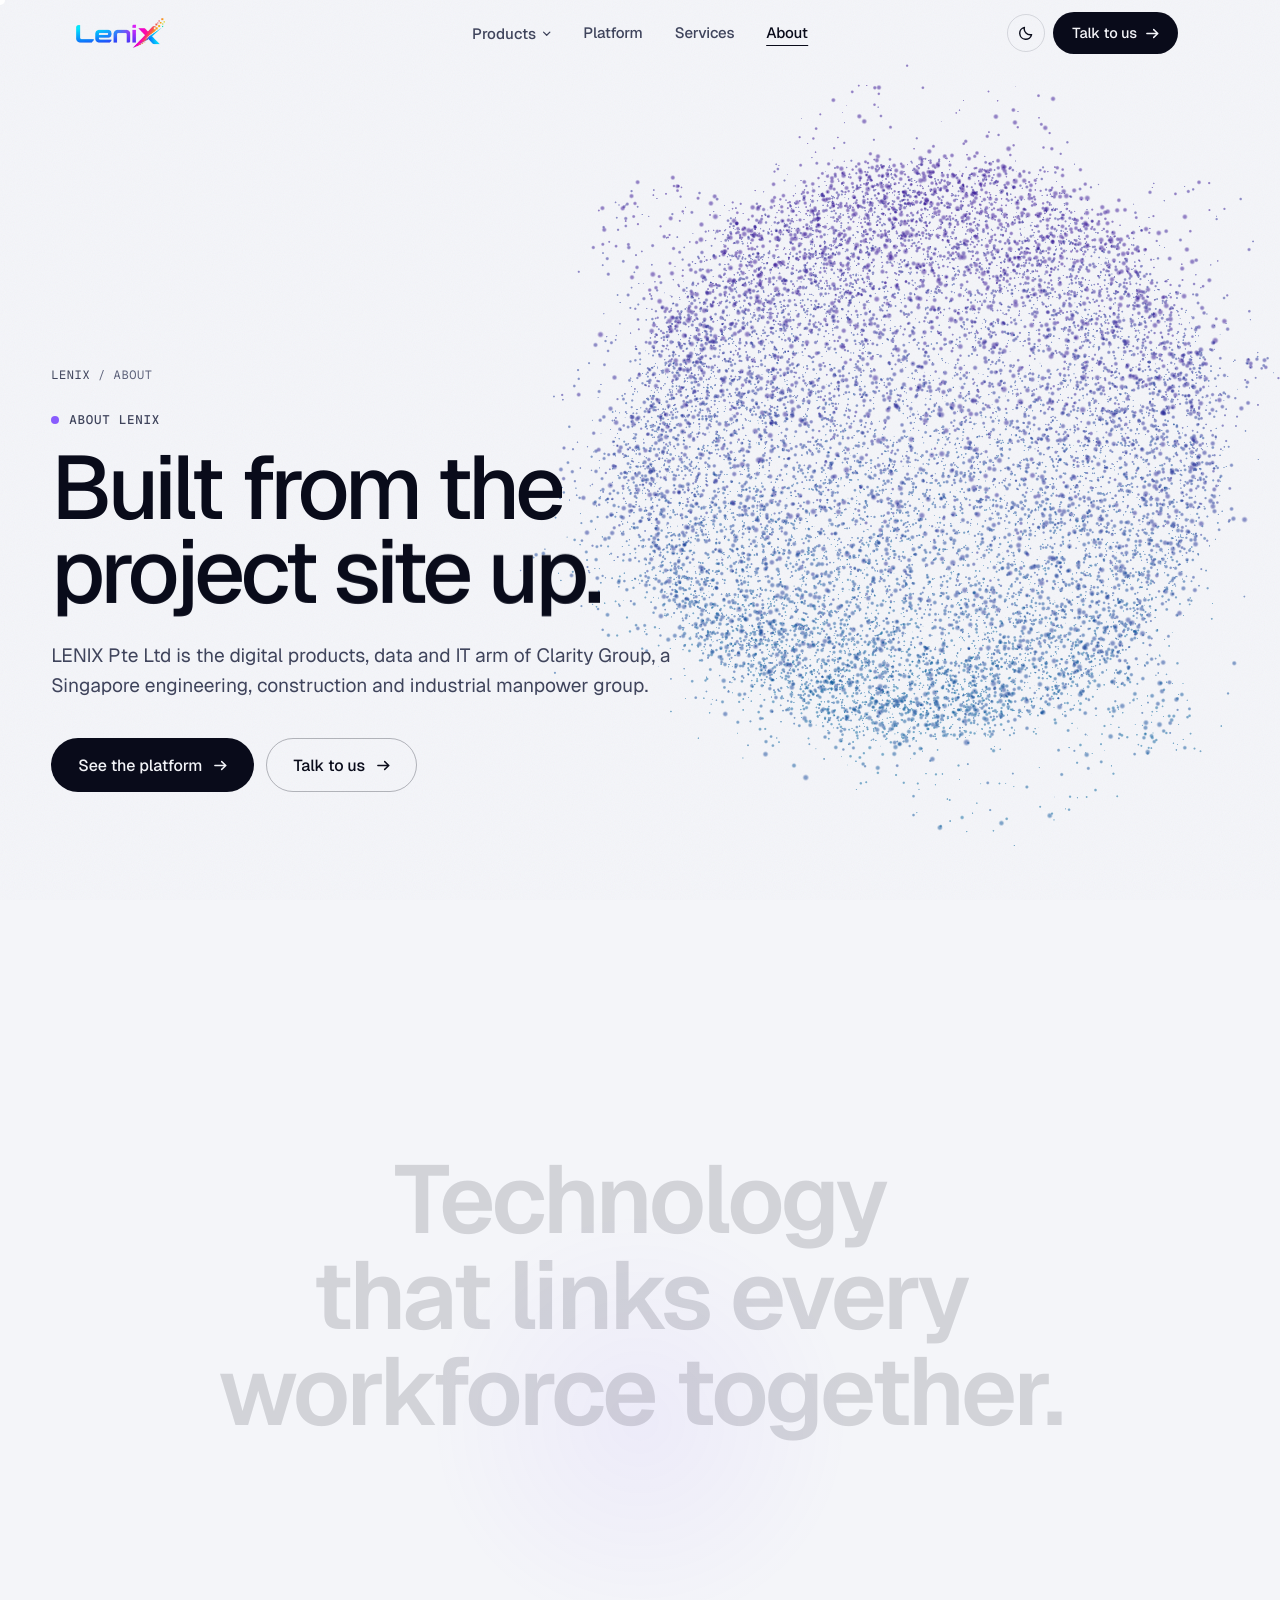
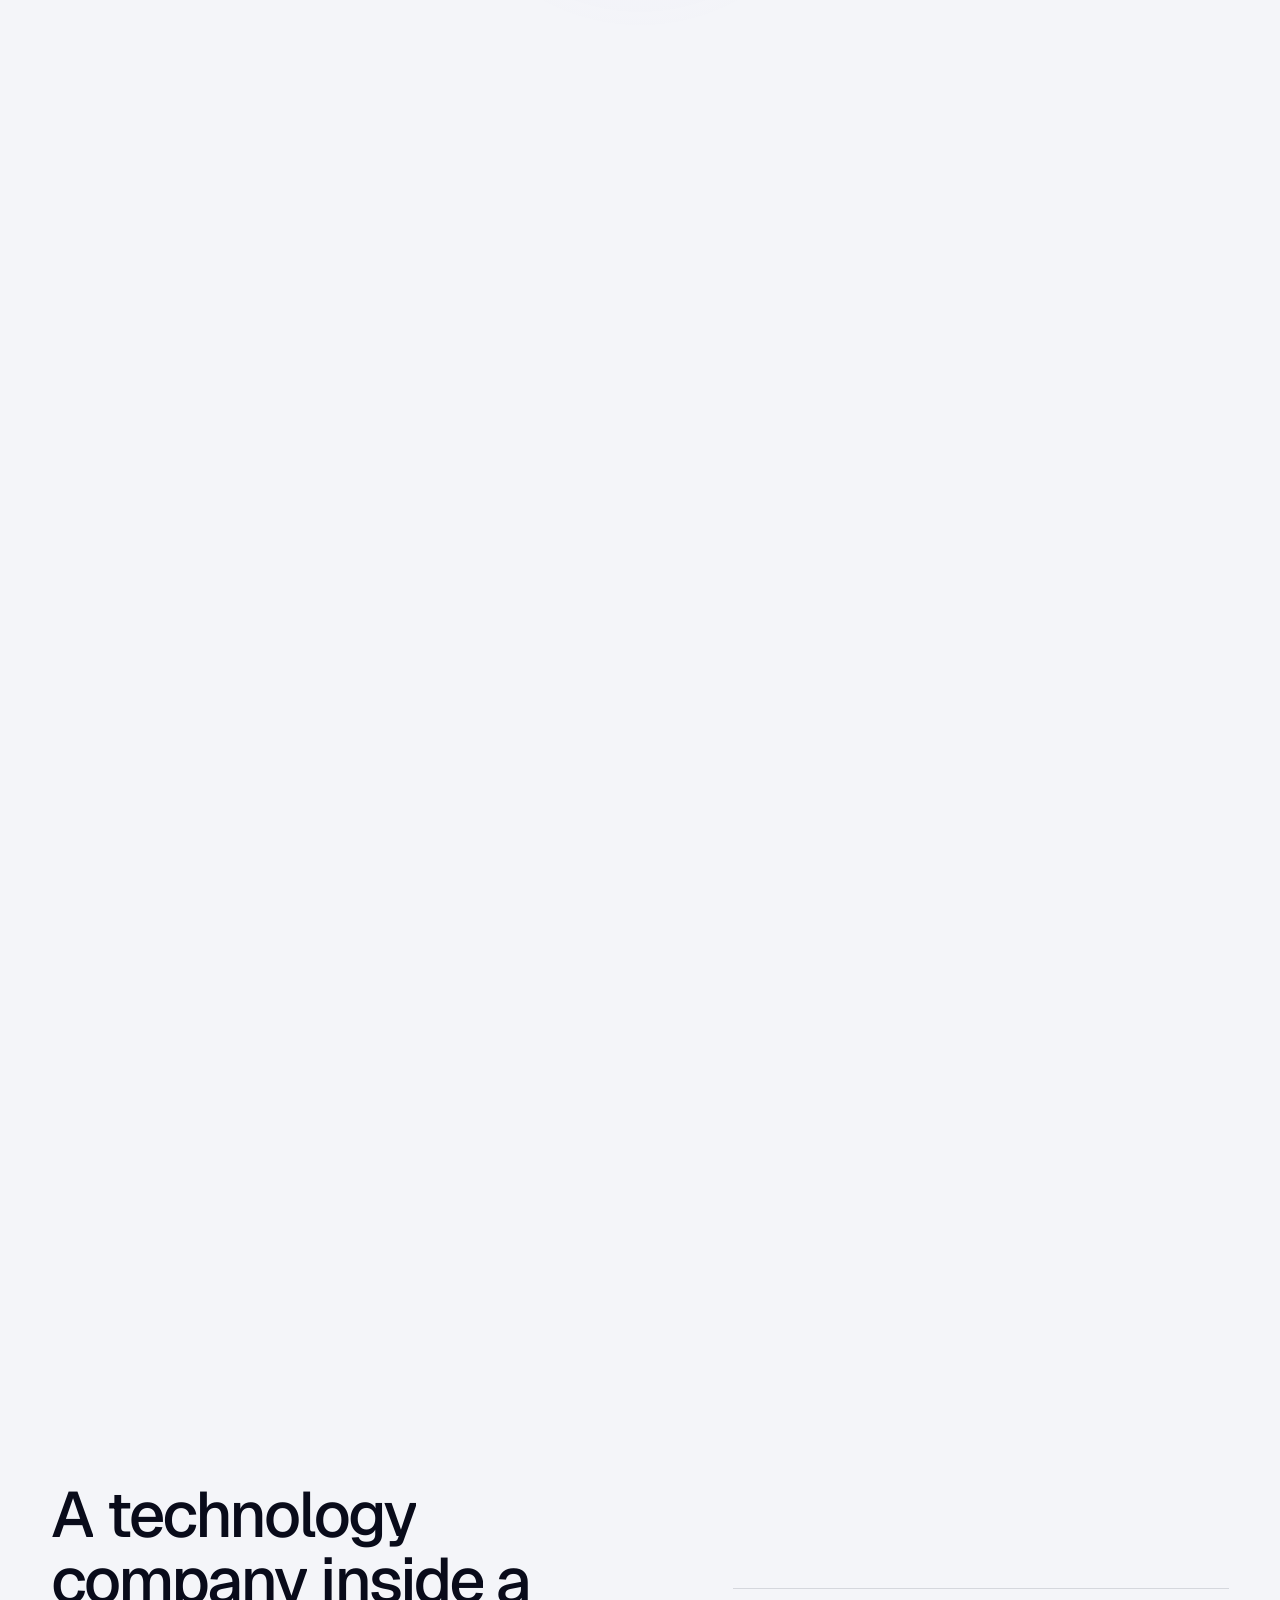
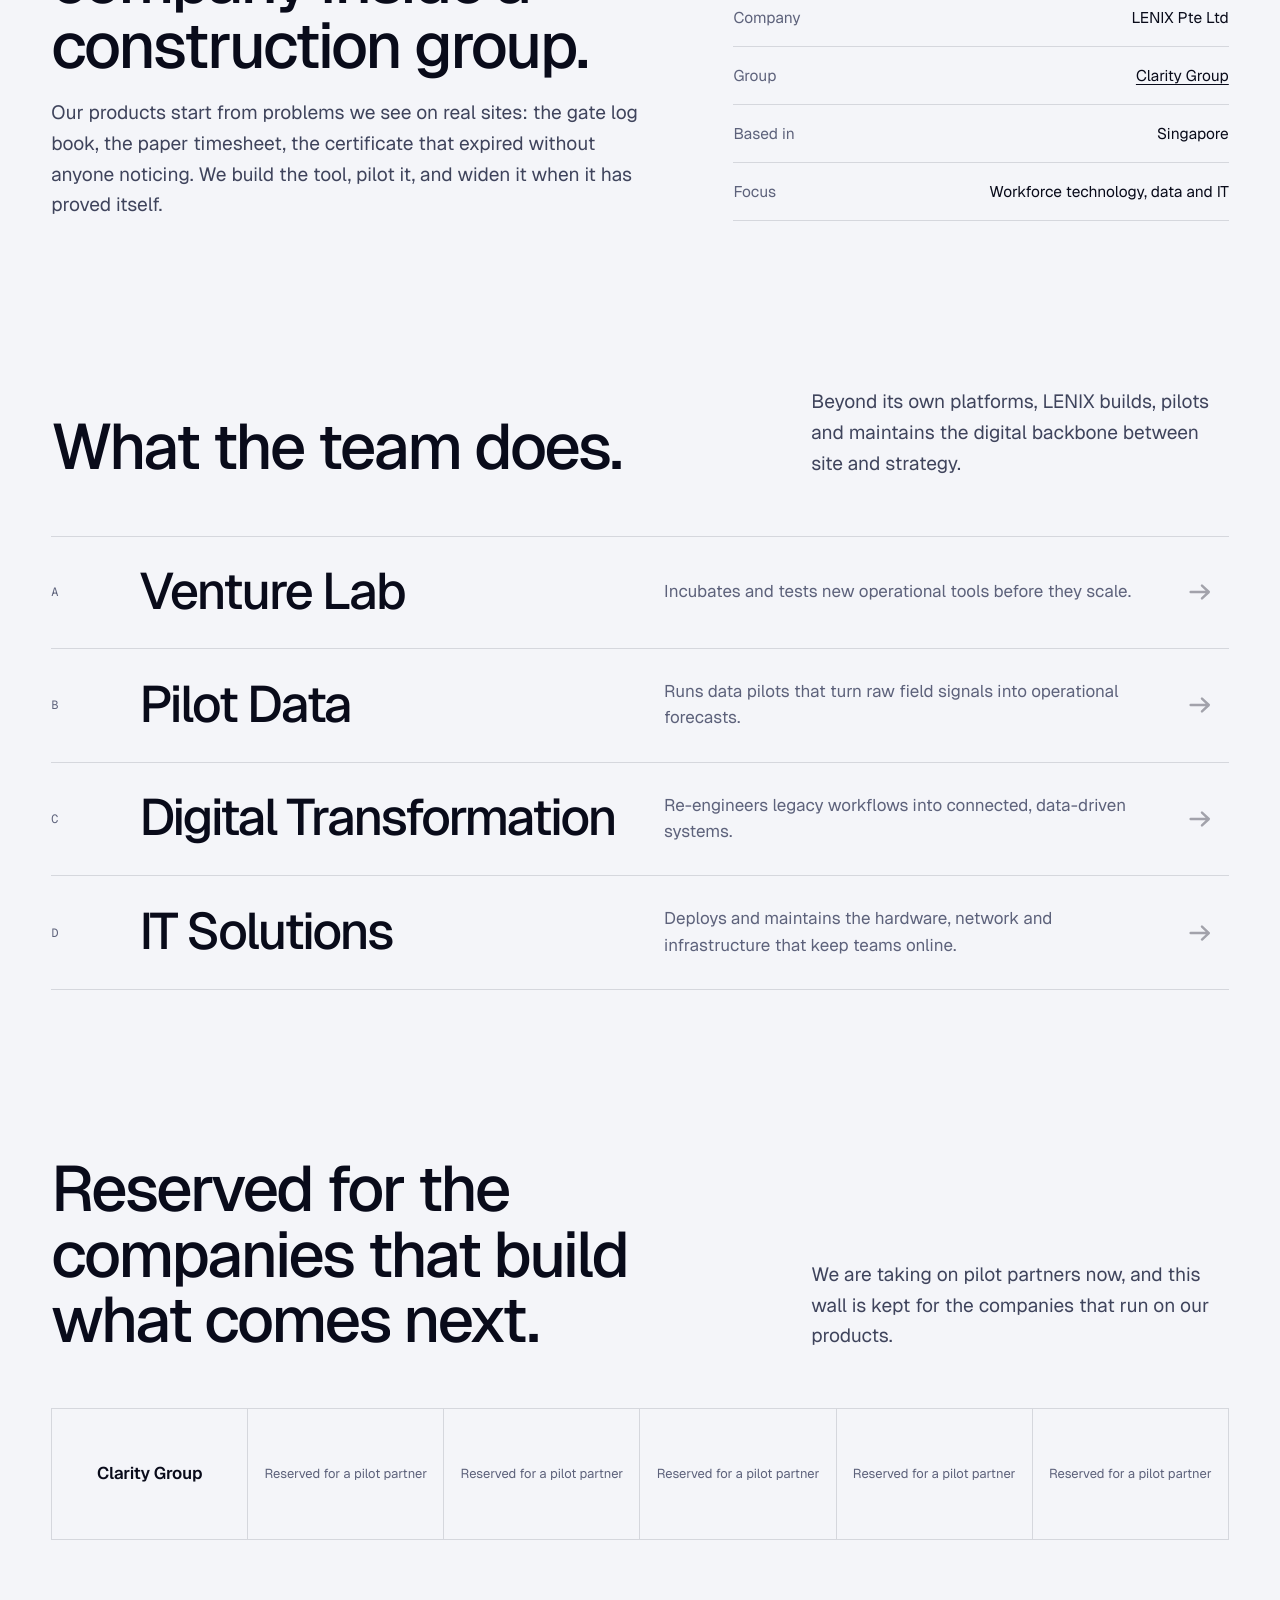
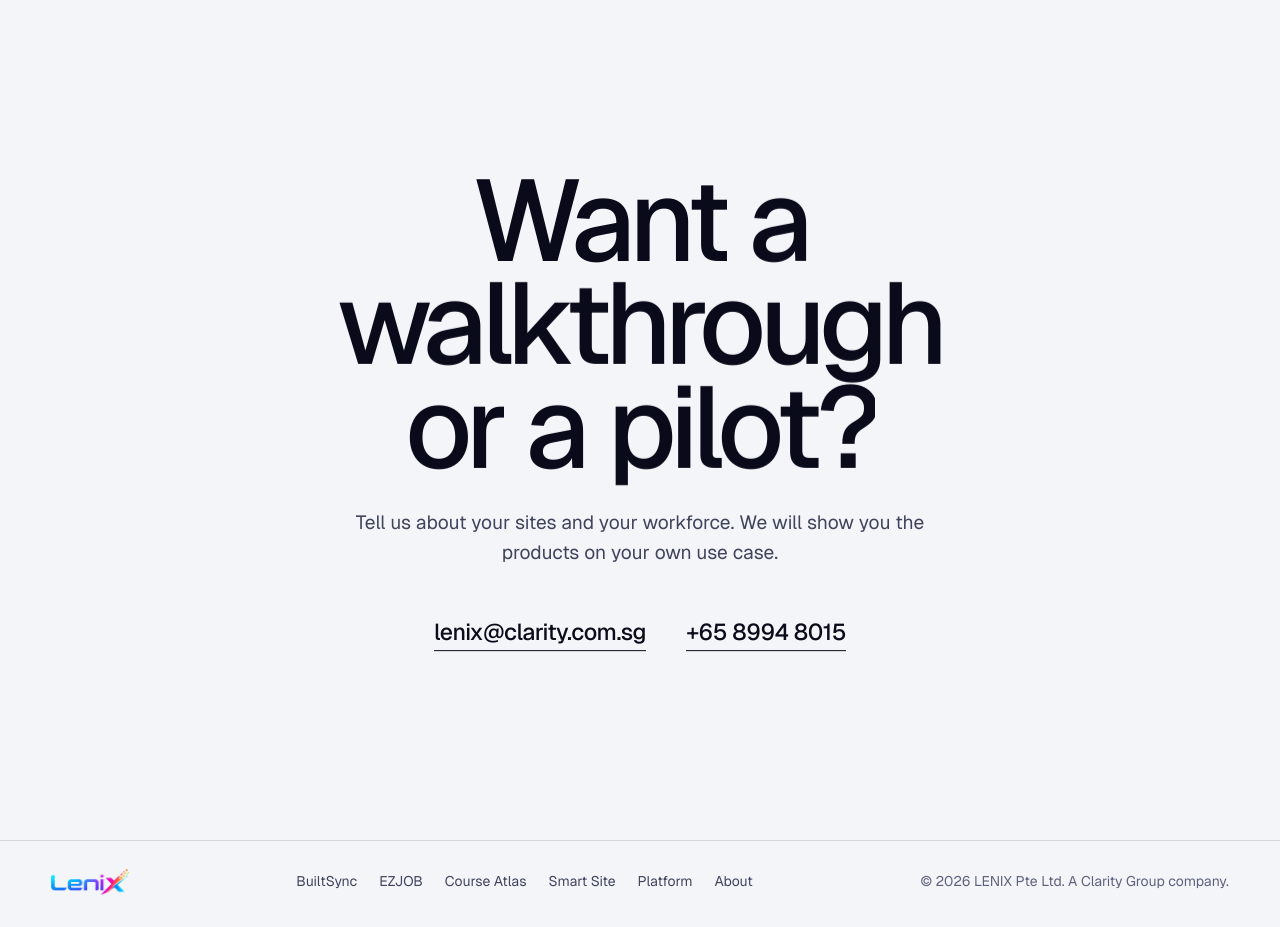
<file: about.html>
<!DOCTYPE html>
<html lang="en">
<head>
<meta charset="utf-8">
<meta name="viewport" content="width=device-width, initial-scale=1, viewport-fit=cover">
<title>About LENIX | The technology arm of Clarity Group</title>
<meta name="description" content="LENIX Pte Ltd is the digital products, data and IT arm of Clarity Group in Singapore.">
<script>
(function(){var d=document.documentElement,t;try{t=localStorage.getItem('lenix-theme')}catch(e){}
if(t!=='light'&&t!=='dark'){t=window.matchMedia&&matchMedia('(prefers-color-scheme: light)').matches?'light':'dark'}
d.setAttribute('data-theme',t);
if(!(window.matchMedia&&matchMedia('(prefers-reduced-motion: reduce)').matches)){d.classList.add('enter');
try{if(!sessionStorage.getItem('lenix-seen')){d.classList.add('first');sessionStorage.setItem('lenix-seen','1')}}catch(e){}}
})();
</script>
<link rel="preconnect" href="https://fonts.googleapis.com">
<link rel="preconnect" href="https://fonts.gstatic.com" crossorigin>
<link href="https://fonts.googleapis.com/css2?family=Geist:wght@300;400;500;600&family=Geist+Mono:wght@400;500&display=swap" rel="stylesheet">
<link rel="stylesheet" href="assets/site.css">
<link rel="stylesheet" href="assets/showcase.css">
<link rel="stylesheet" href="assets/app.css">
</head>
<body style="--c:var(--violet)">
<canvas id="gl" aria-hidden="true"></canvas>
<div class="grain" aria-hidden="true"></div>
<div class="veil" aria-hidden="true"><img src="assets/logo-on-dark.png" class="on-dark" alt=""><img src="assets/logo-on-light.png" class="on-light" alt=""><b>0</b></div>
<div class="cur" aria-hidden="true"><i></i><span></span></div>
<div class="progress" aria-hidden="true"></div>
<header class="nav" id="nav">
  <div class="nav-in">
    <a class="nav-logo" href="index.html" aria-label="LENIX home"><img class="on-dark" src="assets/logo-on-dark.png" alt="LENIX" width="628" height="220"><img class="on-light" src="assets/logo-on-light.png" alt="LENIX" width="655" height="220"></a>
    <nav class="nav-links" aria-label="Primary">
      <div class="nav-dd">
        <button type="button" aria-expanded="false" aria-haspopup="true">Products <svg viewBox="0 0 10 10" fill="none" aria-hidden="true"><path d="M1.5 3.5 5 7l3.5-3.5" stroke="currentColor" stroke-width="1.4" stroke-linecap="round" stroke-linejoin="round"/></svg></button>
        <div class="nav-panel"><a href="builtsync.html" style="--c:var(--violet)"><i></i><span><b>BuiltSync</b><small>Workforce OS for project sites</small></span><svg class="arw" viewBox="0 0 12 10" fill="none" aria-hidden="true"><path d="M0.8 5h10M7.1 1.4 10.9 5l-3.8 3.6" stroke="currentColor" stroke-width="1.35" stroke-linecap="round" stroke-linejoin="round"/></svg></a><a href="ezjob.html" style="--c:var(--cyan)"><i></i><span><b>EZJOB</b><small>Skilled trades and technical talent matching</small></span><svg class="arw" viewBox="0 0 12 10" fill="none" aria-hidden="true"><path d="M0.8 5h10M7.1 1.4 10.9 5l-3.8 3.6" stroke="currentColor" stroke-width="1.35" stroke-linecap="round" stroke-linejoin="round"/></svg></a><a href="courseatlas.html" style="--c:var(--magenta)"><i></i><span><b>Course Atlas</b><small>Singapore training course calendar</small></span><svg class="arw" viewBox="0 0 12 10" fill="none" aria-hidden="true"><path d="M0.8 5h10M7.1 1.4 10.9 5l-3.8 3.6" stroke="currentColor" stroke-width="1.35" stroke-linecap="round" stroke-linejoin="round"/></svg></a><a href="smartsite.html" style="--c:var(--orange)"><i></i><span><b>Smart Site</b><small>RFID control for workers, vehicles and materials</small></span><svg class="arw" viewBox="0 0 12 10" fill="none" aria-hidden="true"><path d="M0.8 5h10M7.1 1.4 10.9 5l-3.8 3.6" stroke="currentColor" stroke-width="1.35" stroke-linecap="round" stroke-linejoin="round"/></svg></a><p>More products are on the way.</p></div>
      </div>
      <a href="platform.html">Platform</a><a href="index.html#services">Services</a><a href="about.html" aria-current="page">About</a>
    </nav>
    <div class="nav-act">
      <button class="icon-btn js-theme" type="button" aria-label="Switch theme"><svg class="i-sun" viewBox="0 0 16 16" fill="none" stroke="currentColor" stroke-width="1.4" stroke-linecap="round" aria-hidden="true"><circle cx="8" cy="8" r="3"/><path d="M8 1.2v1.6M8 13.2v1.6M1.2 8h1.6M13.2 8h1.6M3.2 3.2l1.1 1.1M11.7 11.7l1.1 1.1M3.2 12.8l1.1-1.1M11.7 4.3l1.1-1.1"/></svg><svg class="i-moon" viewBox="0 0 16 16" fill="none" stroke="currentColor" stroke-width="1.4" stroke-linecap="round" stroke-linejoin="round" aria-hidden="true"><path d="M13.6 9.6A6 6 0 0 1 6.4 2.4a6 6 0 1 0 7.2 7.2z"/></svg></button>
      <a class="btn solid sm mag" href="#contact" data-t="Talk to us"><span>Talk to us</span><svg class="arw" viewBox="0 0 12 10" fill="none" aria-hidden="true"><path d="M0.8 5h10M7.1 1.4 10.9 5l-3.8 3.6" stroke="currentColor" stroke-width="1.35" stroke-linecap="round" stroke-linejoin="round"/></svg></a>
      <button class="icon-btn nav-burger js-burger" type="button" aria-label="Open menu" aria-expanded="false" aria-controls="mmenu"><span></span></button>
    </div>
  </div>
</header>
<nav class="mmenu" id="mmenu" aria-label="Mobile"><a href="builtsync.html">BuiltSync <small>Run the site</small></a><a href="ezjob.html">EZJOB <small>Hire</small></a><a href="courseatlas.html">Course Atlas <small>Train</small></a><a href="smartsite.html">Smart Site <small>Secure the site</small></a><a href="platform.html">Platform</a><a href="index.html#services">Services</a><a href="about.html">About</a><a href="#contact">Talk to us</a>
  <button class="js-theme" type="button"><span class="js-theme-label">Light theme</span></button>
</nav>
<main>
<section class="phero" data-shape="globe" data-pos="right">
  <div class="wrap"><div class="phero-in">
    <nav class="crumbs" aria-label="Breadcrumb" data-h><a href="index.html">LENIX</a> / About</nav>
    <p class="kind" data-h>About LENIX</p>
    <h1 data-split="hero">Built from the project site up.</h1>
    <p class="lede" data-h>LENIX Pte Ltd is the digital products, data and IT arm of Clarity Group, a Singapore engineering, construction and industrial manpower group.</p>
    <div class="cta-row" data-h><a class="btn solid mag" href="platform.html" data-t="See the platform"><span>See the platform</span><svg class="arw" viewBox="0 0 12 10" fill="none" aria-hidden="true"><path d="M0.8 5h10M7.1 1.4 10.9 5l-3.8 3.6" stroke="currentColor" stroke-width="1.35" stroke-linecap="round" stroke-linejoin="round"/></svg></a><a class="btn line mag" href="#contact" data-t="Talk to us"><span>Talk to us</span><svg class="arw" viewBox="0 0 12 10" fill="none" aria-hidden="true"><path d="M0.8 5h10M7.1 1.4 10.9 5l-3.8 3.6" stroke="currentColor" stroke-width="1.35" stroke-linecap="round" stroke-linejoin="round"/></svg></a></div>
  </div></div>
</section>

<div data-shape="globe" data-alpha=".6" data-pos="center">
<section class="chapter" data-pin style="--n:6"><div class="chapter-pin"><p class="chapter-words"><span style="--i:0">Technology</span> <span style="--i:1">that</span> <span style="--i:2">links</span> <span style="--i:3">every</span> <span style="--i:4">workforce</span> <span style="--i:5">together.</span></p></div></section>
</div>

<section class="band" id="company" data-shape="field" data-alpha=".3">
  <div class="wrap split">
    <div>
      <h2 data-split>A technology company inside a construction group.</h2>
      <p class="lede" data-r>Our products start from problems we see on real sites: the gate log book, the paper timesheet, the certificate that expired without anyone noticing. We build the tool, pilot it, and widen it when it has proved itself.</p>
    </div>
    <dl class="facts" data-r>
      <div><dt>Company</dt><dd>LENIX Pte Ltd</dd></div>
      <div><dt>Group</dt><dd><a href="https://www.clarity.com.sg/our-business/lenix" target="_blank" rel="noopener">Clarity Group</a></dd></div>
      <div><dt>Based in</dt><dd>Singapore</dd></div>
      <div><dt>Focus</dt><dd>Workforce technology, data and IT</dd></div>
    </dl>
  </div>
</section>

<section class="band" id="services" data-shape="field" data-alpha=".34">
  <div class="wrap">
    <div class="shead">
      <h2 data-split>What the team does.</h2>
      <p class="lede" data-r>Beyond its own platforms, LENIX builds, pilots and maintains the digital backbone between site and strategy.</p>
    </div>
    <div class="svc"><div data-r><span class="mono">A</span><h3>Venture Lab</h3><p>Incubates and tests new operational tools before they scale.</p><svg class="arw" viewBox="0 0 12 10" fill="none" aria-hidden="true"><path d="M0.8 5h10M7.1 1.4 10.9 5l-3.8 3.6" stroke="currentColor" stroke-width="1.35" stroke-linecap="round" stroke-linejoin="round"/></svg></div><div data-r><span class="mono">B</span><h3>Pilot Data</h3><p>Runs data pilots that turn raw field signals into operational forecasts.</p><svg class="arw" viewBox="0 0 12 10" fill="none" aria-hidden="true"><path d="M0.8 5h10M7.1 1.4 10.9 5l-3.8 3.6" stroke="currentColor" stroke-width="1.35" stroke-linecap="round" stroke-linejoin="round"/></svg></div><div data-r><span class="mono">C</span><h3>Digital Transformation</h3><p>Re-engineers legacy workflows into connected, data-driven systems.</p><svg class="arw" viewBox="0 0 12 10" fill="none" aria-hidden="true"><path d="M0.8 5h10M7.1 1.4 10.9 5l-3.8 3.6" stroke="currentColor" stroke-width="1.35" stroke-linecap="round" stroke-linejoin="round"/></svg></div><div data-r><span class="mono">D</span><h3>IT Solutions</h3><p>Deploys and maintains the hardware, network and infrastructure that keep teams online.</p><svg class="arw" viewBox="0 0 12 10" fill="none" aria-hidden="true"><path d="M0.8 5h10M7.1 1.4 10.9 5l-3.8 3.6" stroke="currentColor" stroke-width="1.35" stroke-linecap="round" stroke-linejoin="round"/></svg></div></div>
  </div>
</section>

<section class="band" id="clients">
  <div class="wrap">
    <div class="shead">
      <h2 data-split>Reserved for the companies that build what comes next.</h2>
      <p class="lede" data-r>We are taking on pilot partners now, and this wall is kept for the companies that run on our products.</p>
    </div>
    <ul class="clients"><li><a href="https://www.clarity.com.sg" target="_blank" rel="noopener">Clarity Group</a></li><li><span class="open">Reserved for a pilot partner</span></li><li><span class="open">Reserved for a pilot partner</span></li><li><span class="open">Reserved for a pilot partner</span></li><li><span class="open">Reserved for a pilot partner</span></li><li><span class="open">Reserved for a pilot partner</span></li></ul>
  </div>
</section>

<section class="close" id="contact" data-shape="xmark" data-alpha=".42">
  <div class="wrap">
    <h2 data-split>Want a walkthrough or a pilot?</h2>
    <p class="lede" data-r>Tell us about your sites and your workforce. We will show you the products on your own use case.</p>
    <div class="close-links" data-r>
      <a href="mailto:lenix@clarity.com.sg" data-cur="Email">lenix@clarity.com.sg</a>
      <a href="tel:+6589948015" data-cur="Call">+65 8994 8015</a>
    </div>
  </div>
</section>
</main>
<footer class="ft">
  <div class="wrap">
    <a href="index.html" aria-label="LENIX home"><img class="on-dark" src="assets/logo-on-dark.png" alt="LENIX" width="628" height="220"><img class="on-light" src="assets/logo-on-light.png" alt="LENIX" width="655" height="220"></a>
    <nav aria-label="Footer"><a href="builtsync.html">BuiltSync</a><a href="ezjob.html">EZJOB</a><a href="courseatlas.html">Course Atlas</a><a href="smartsite.html">Smart Site</a><a href="platform.html">Platform</a><a href="about.html">About</a></nav>
    <span>&copy; 2026 LENIX Pte Ltd. A Clarity Group company.</span>
  </div>
</footer>
<script src="assets/site.js"></script>
<script src="assets/vendor/gsap.min.js"></script>
<script src="assets/vendor/ScrollTrigger.min.js"></script>
<script src="assets/vendor/lenis.min.js"></script>
<script src="assets/app.js"></script>
<script type="module" src="assets/scene.js"></script>
</body>
</html>
</file>
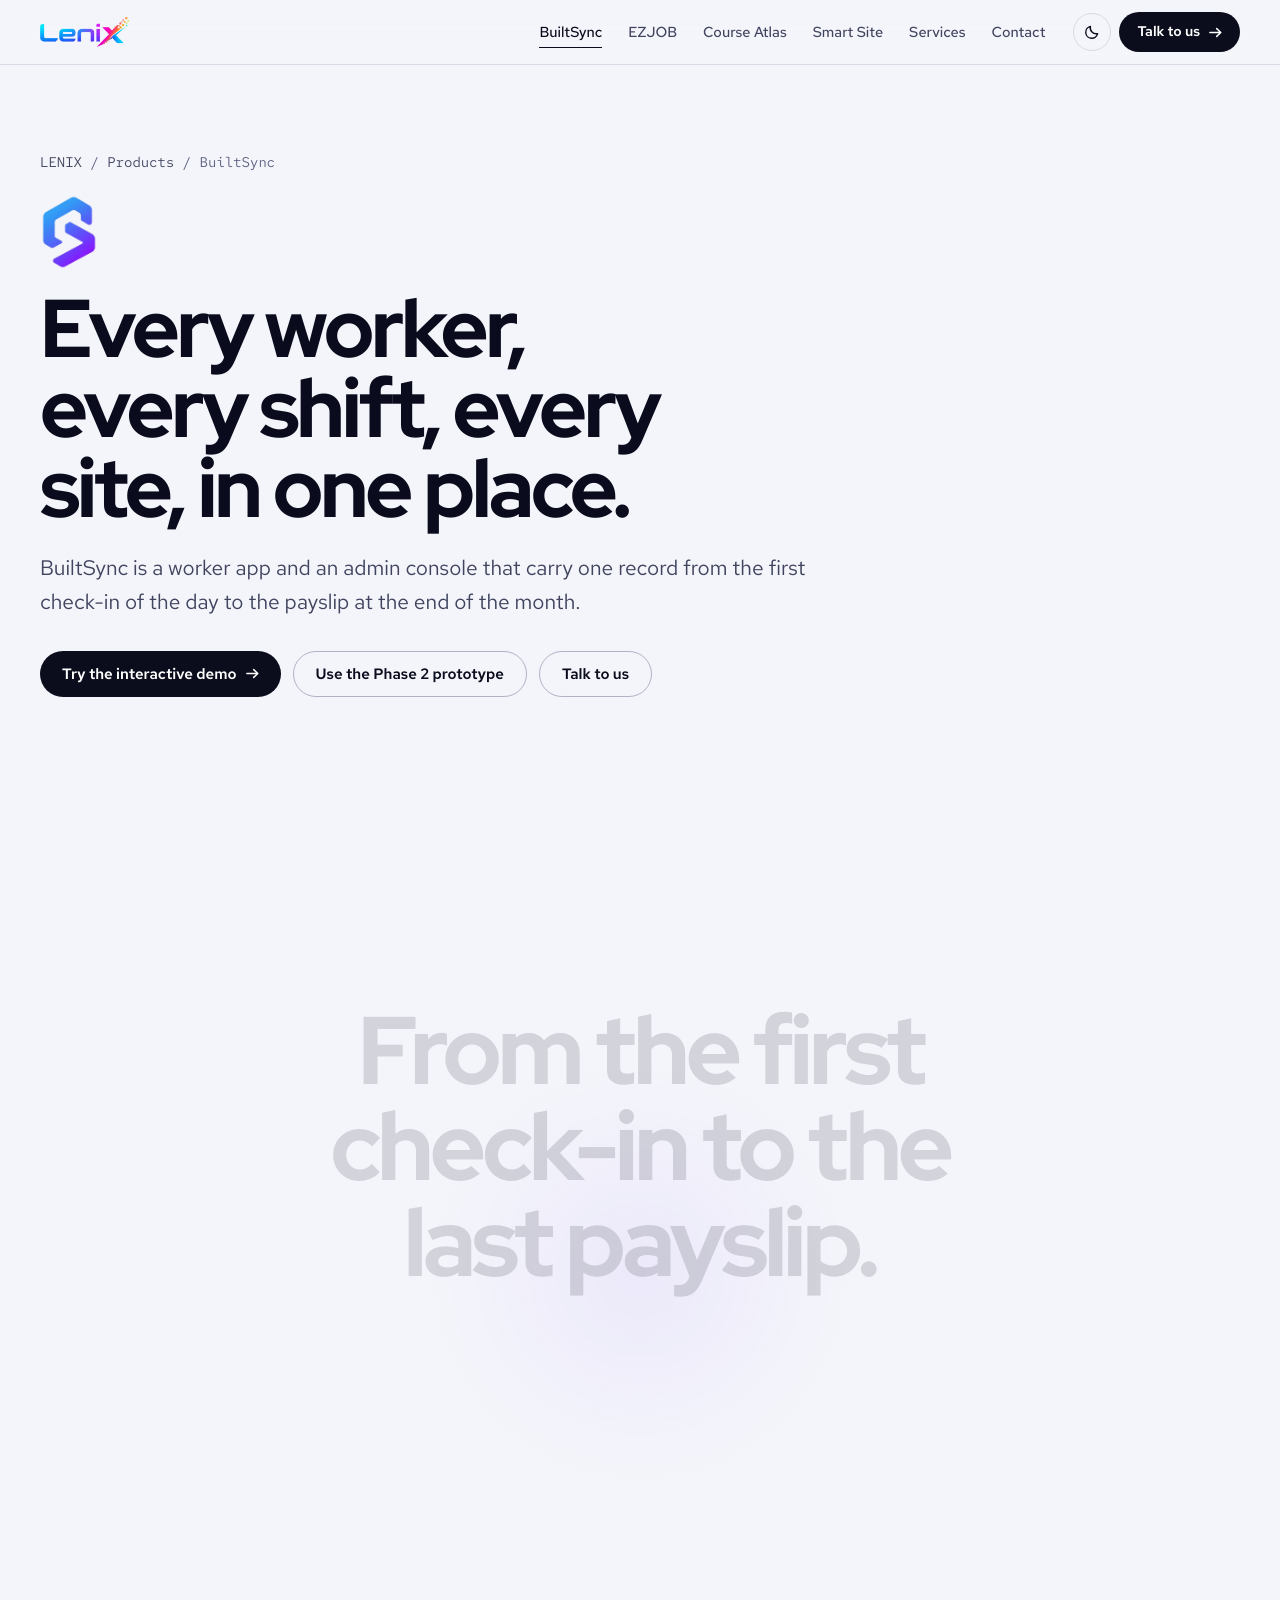
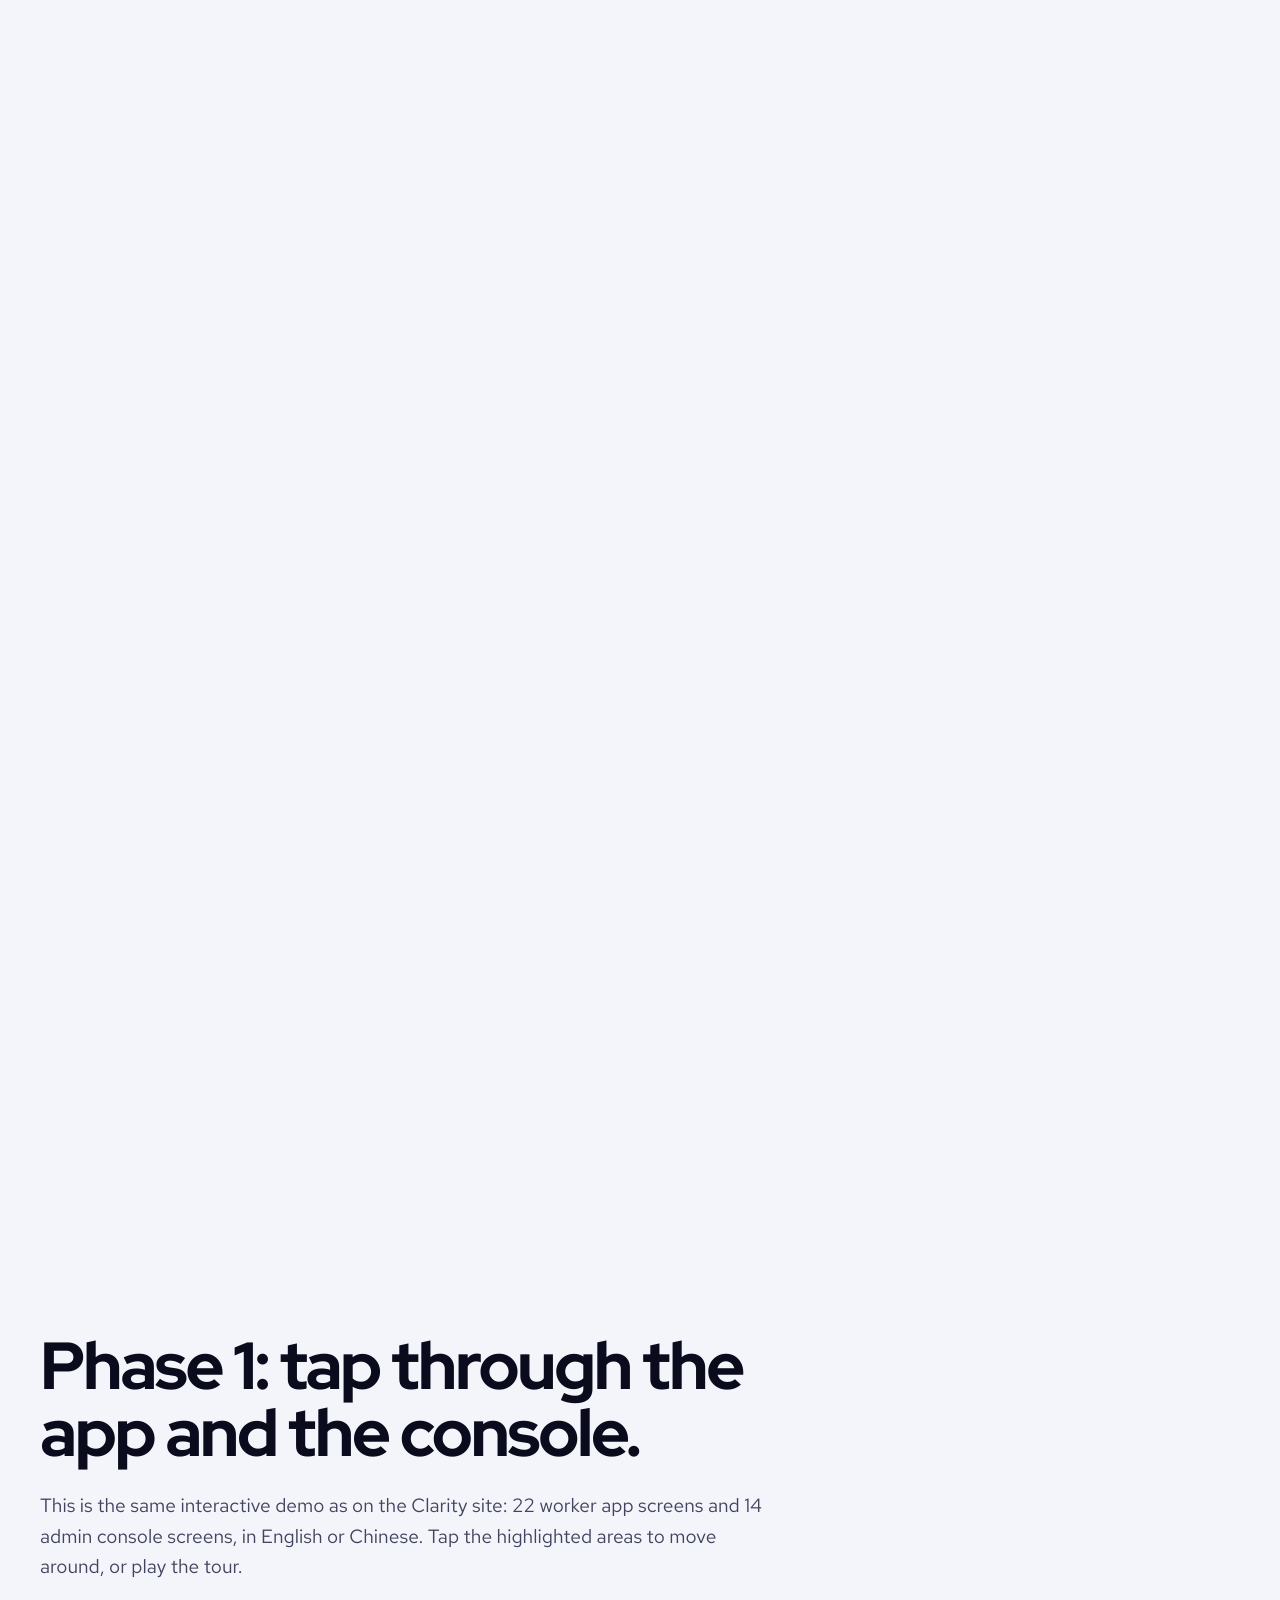
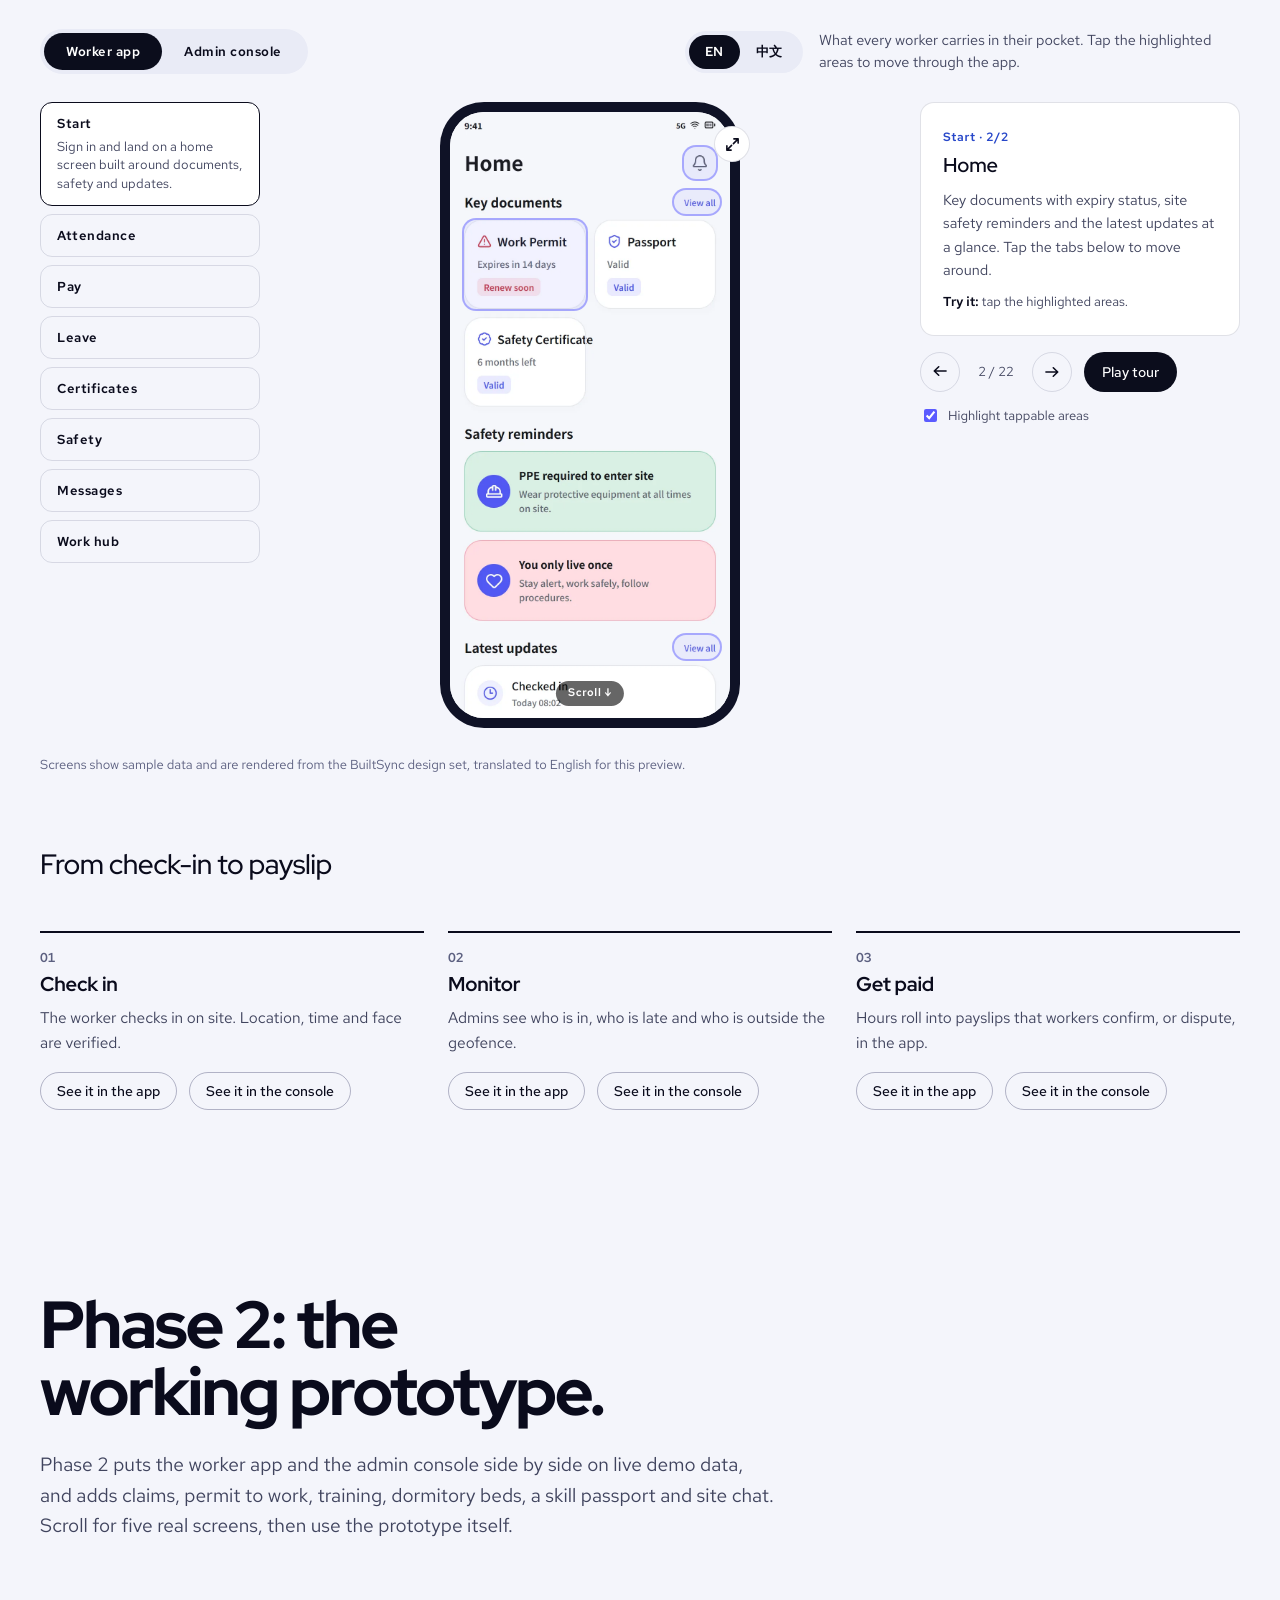
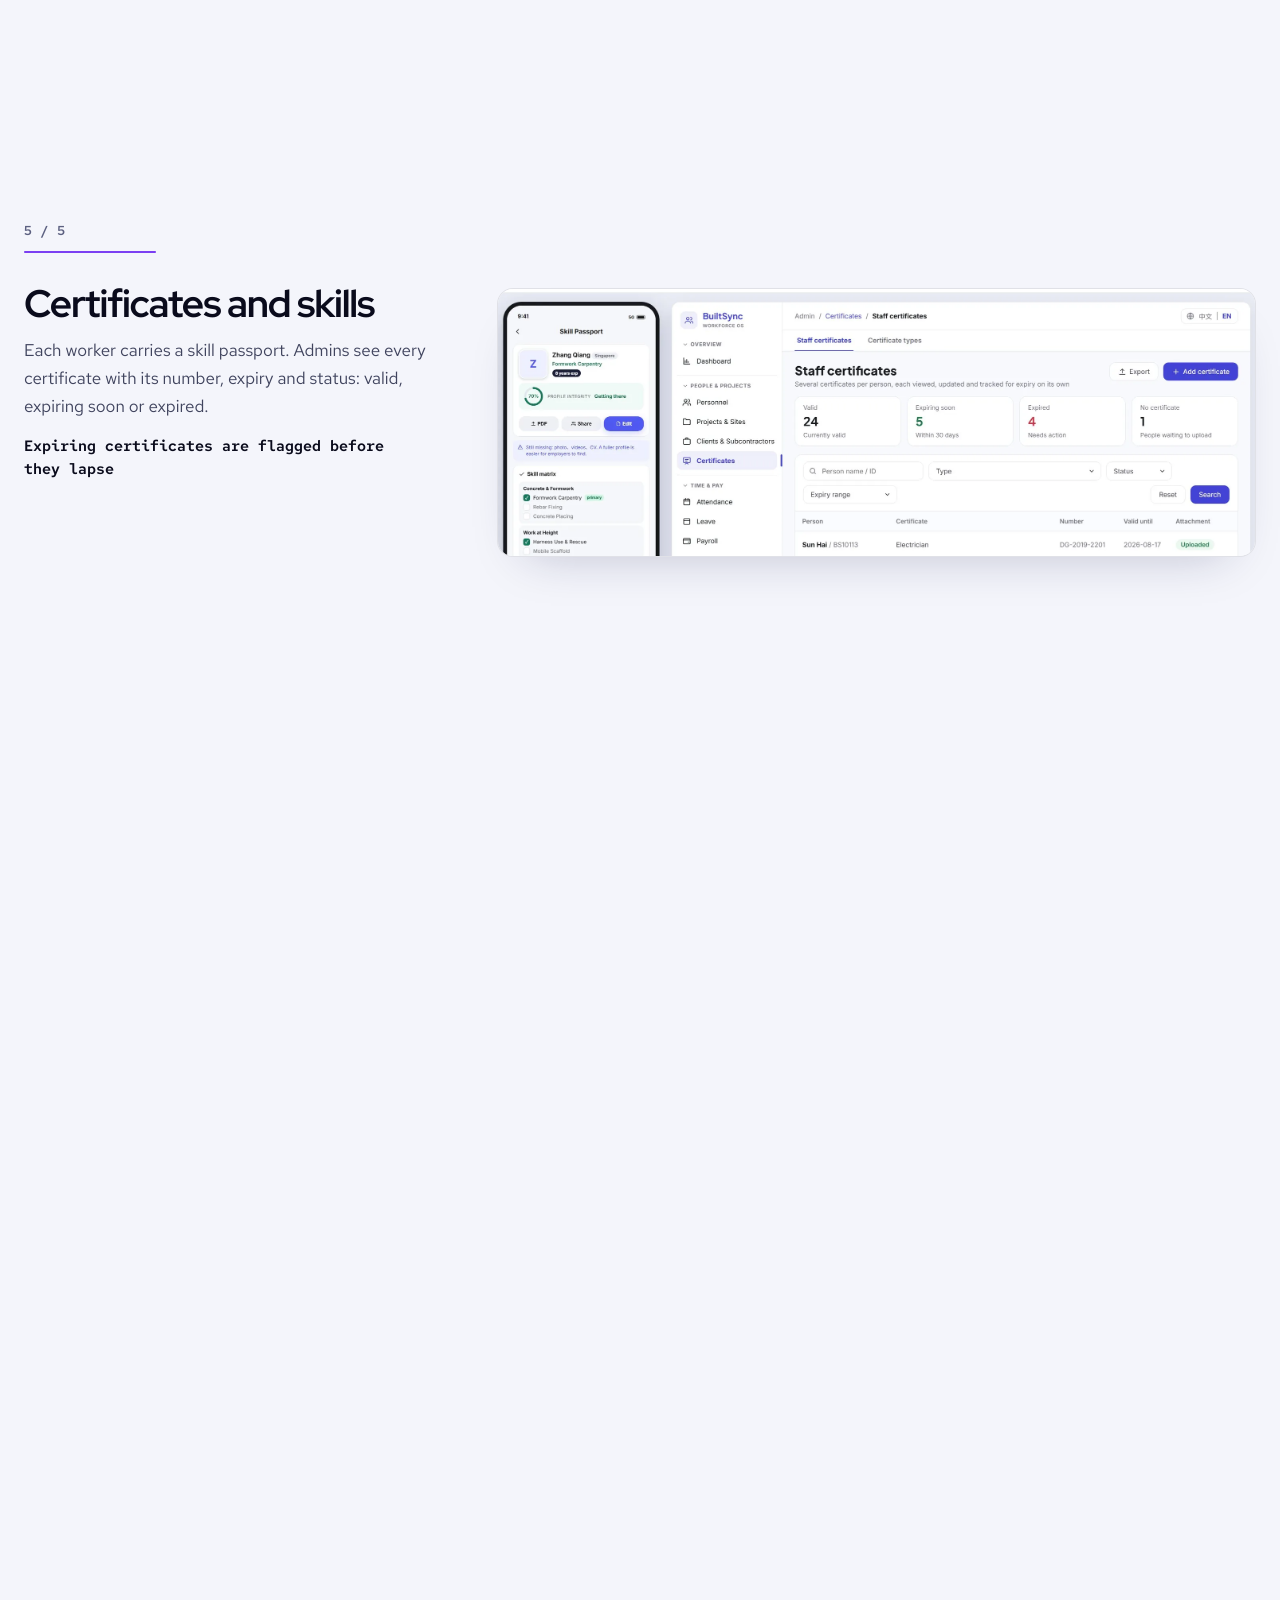
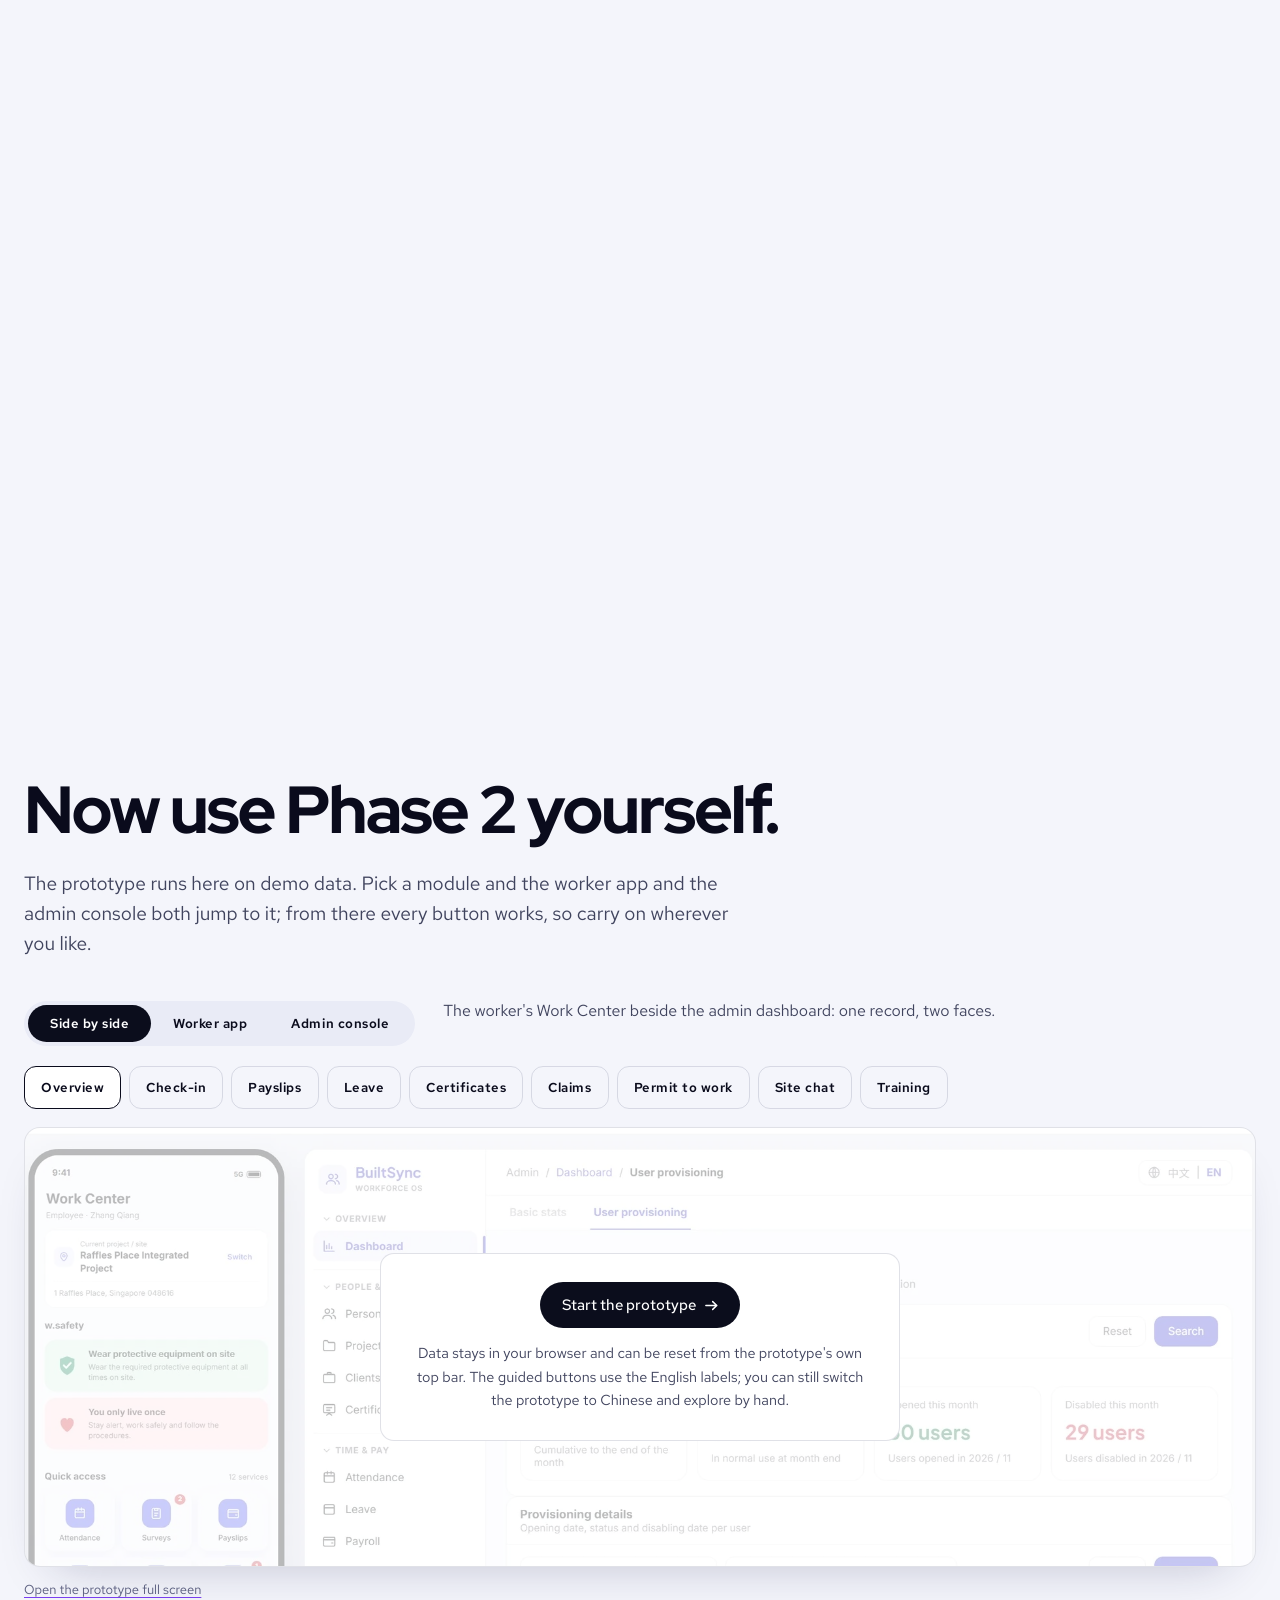
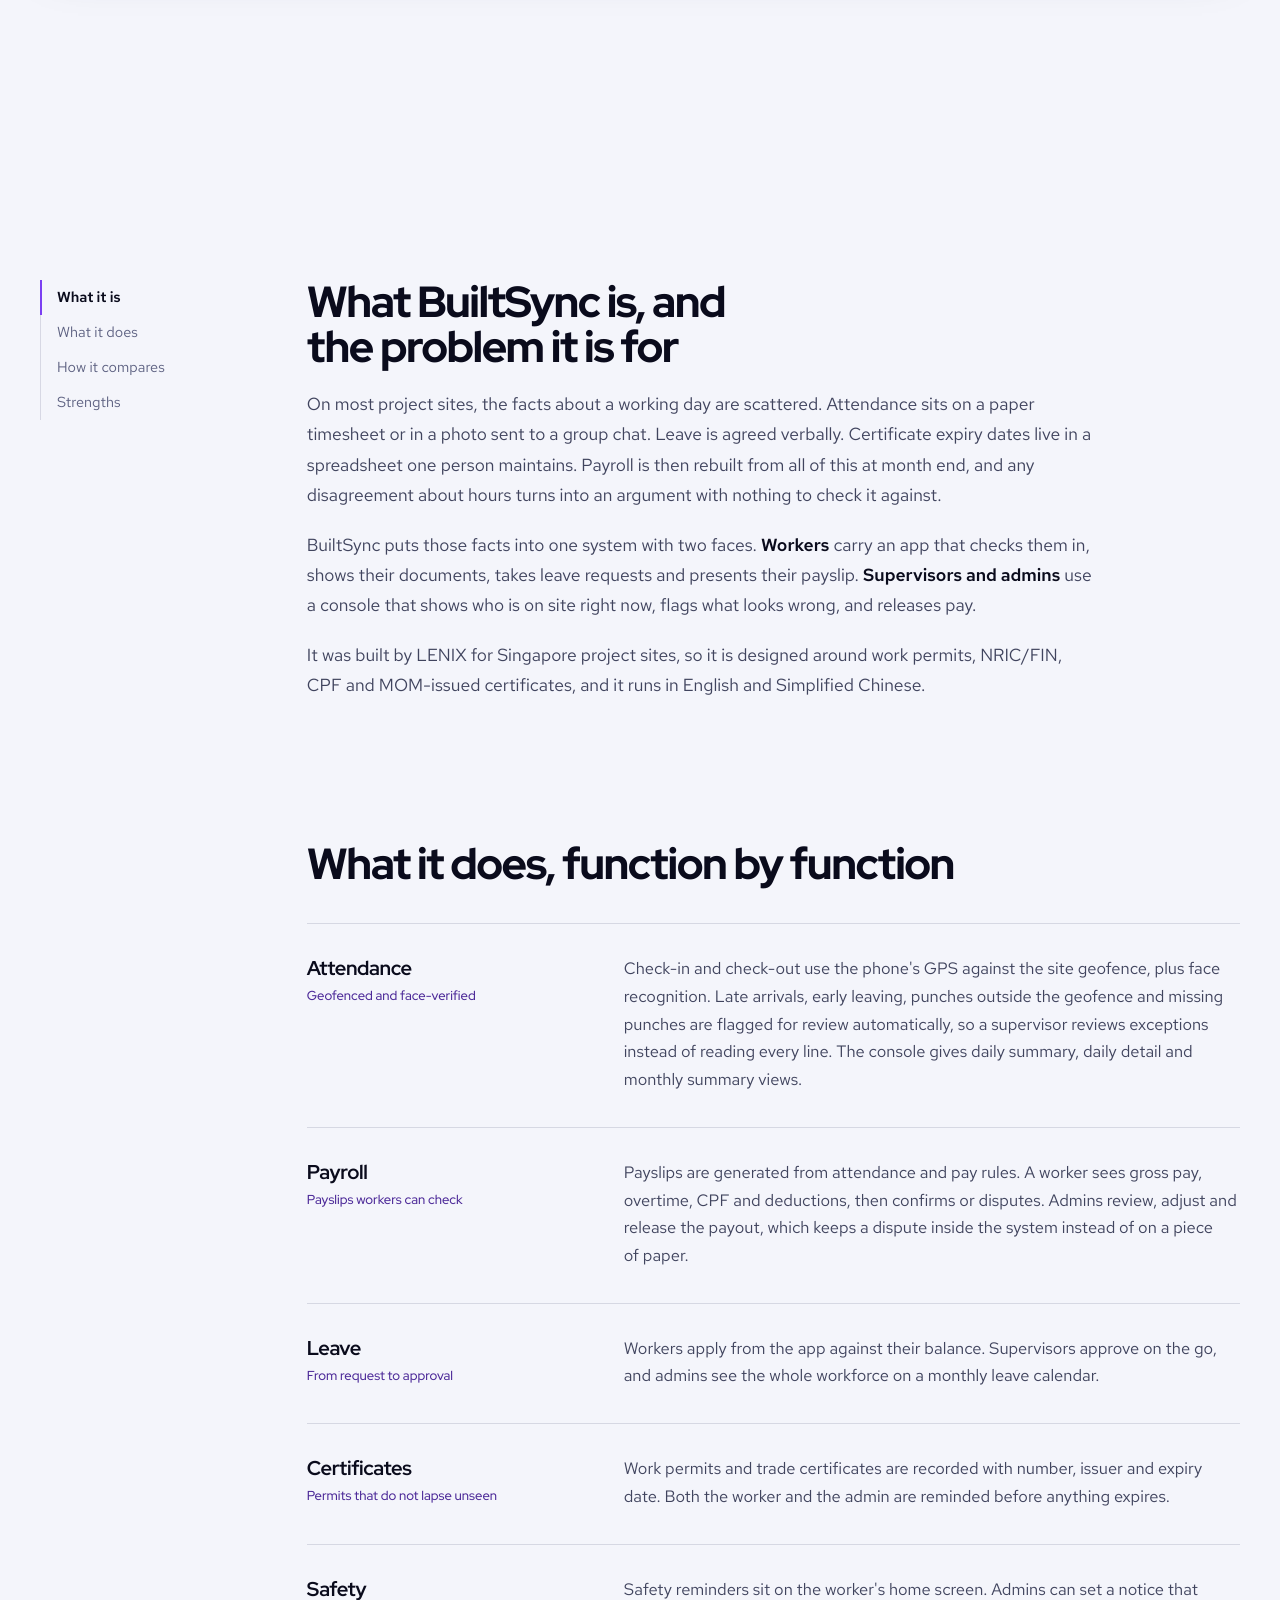
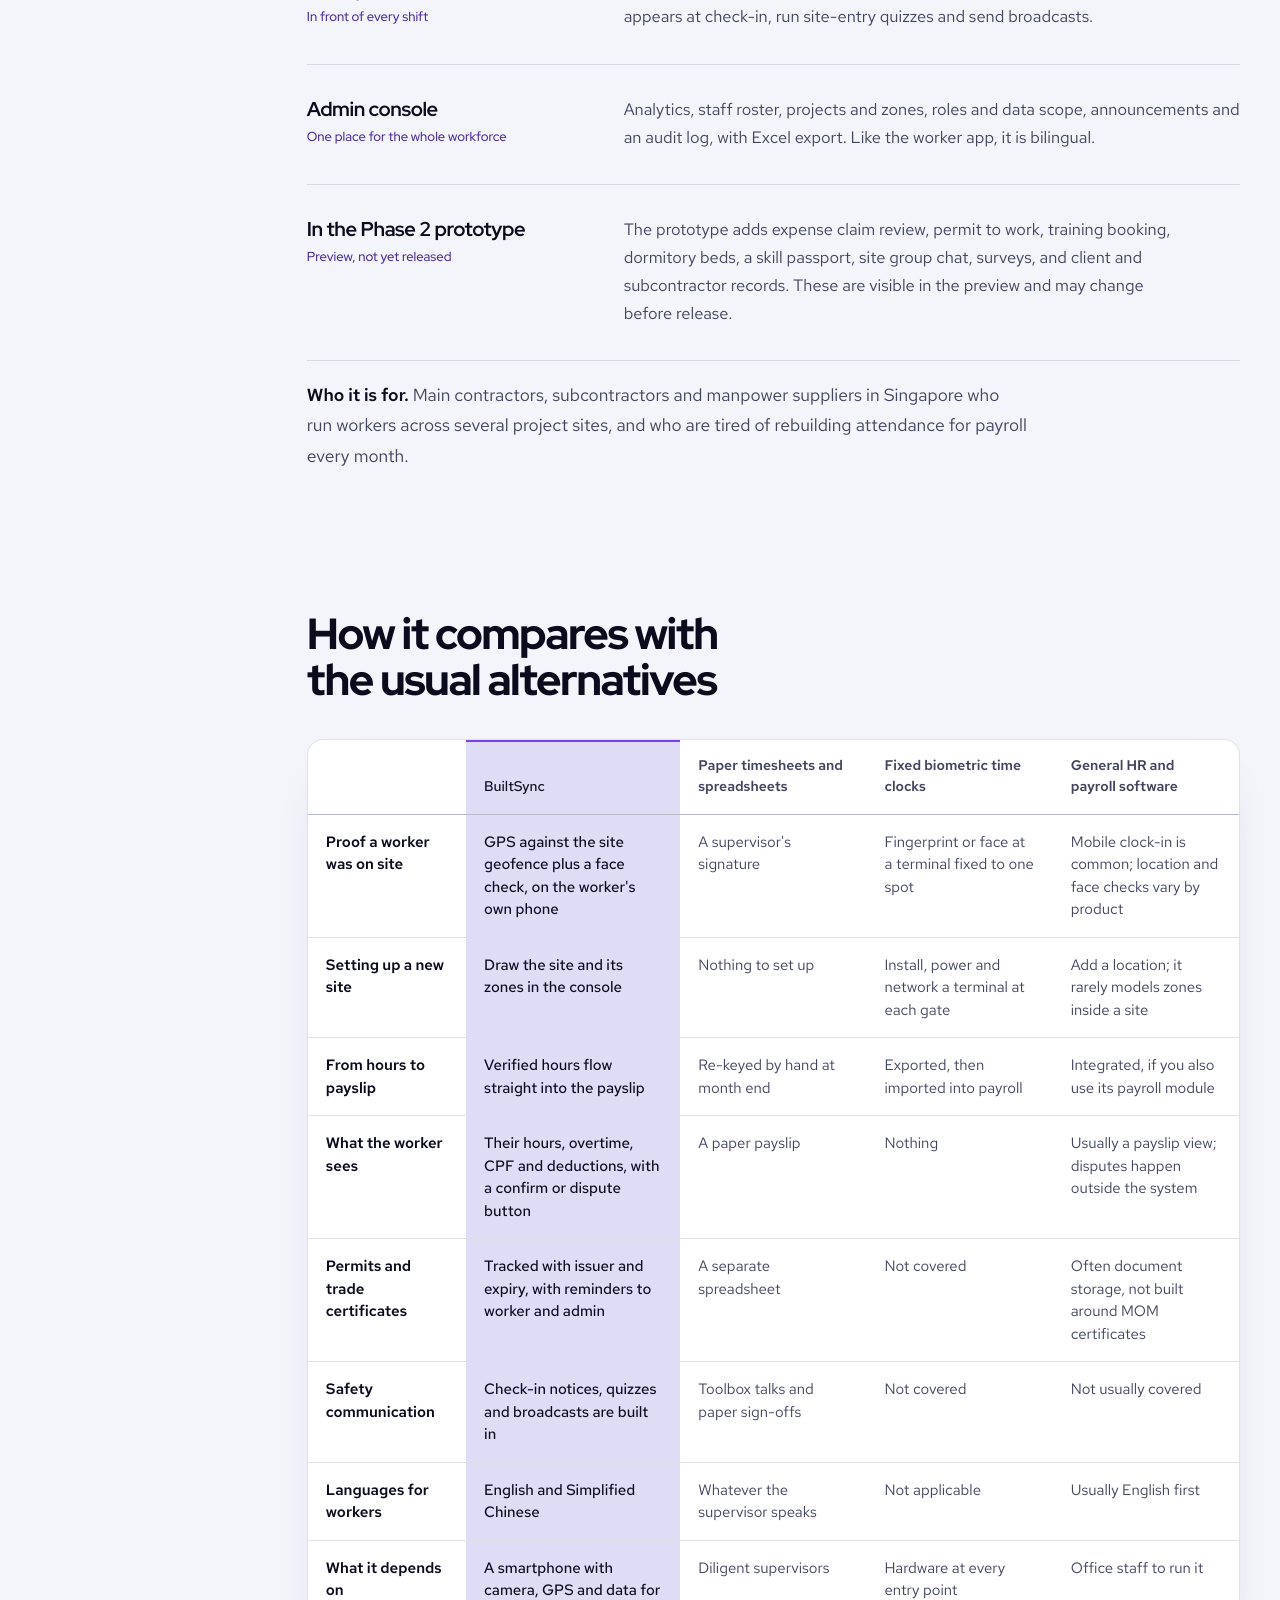
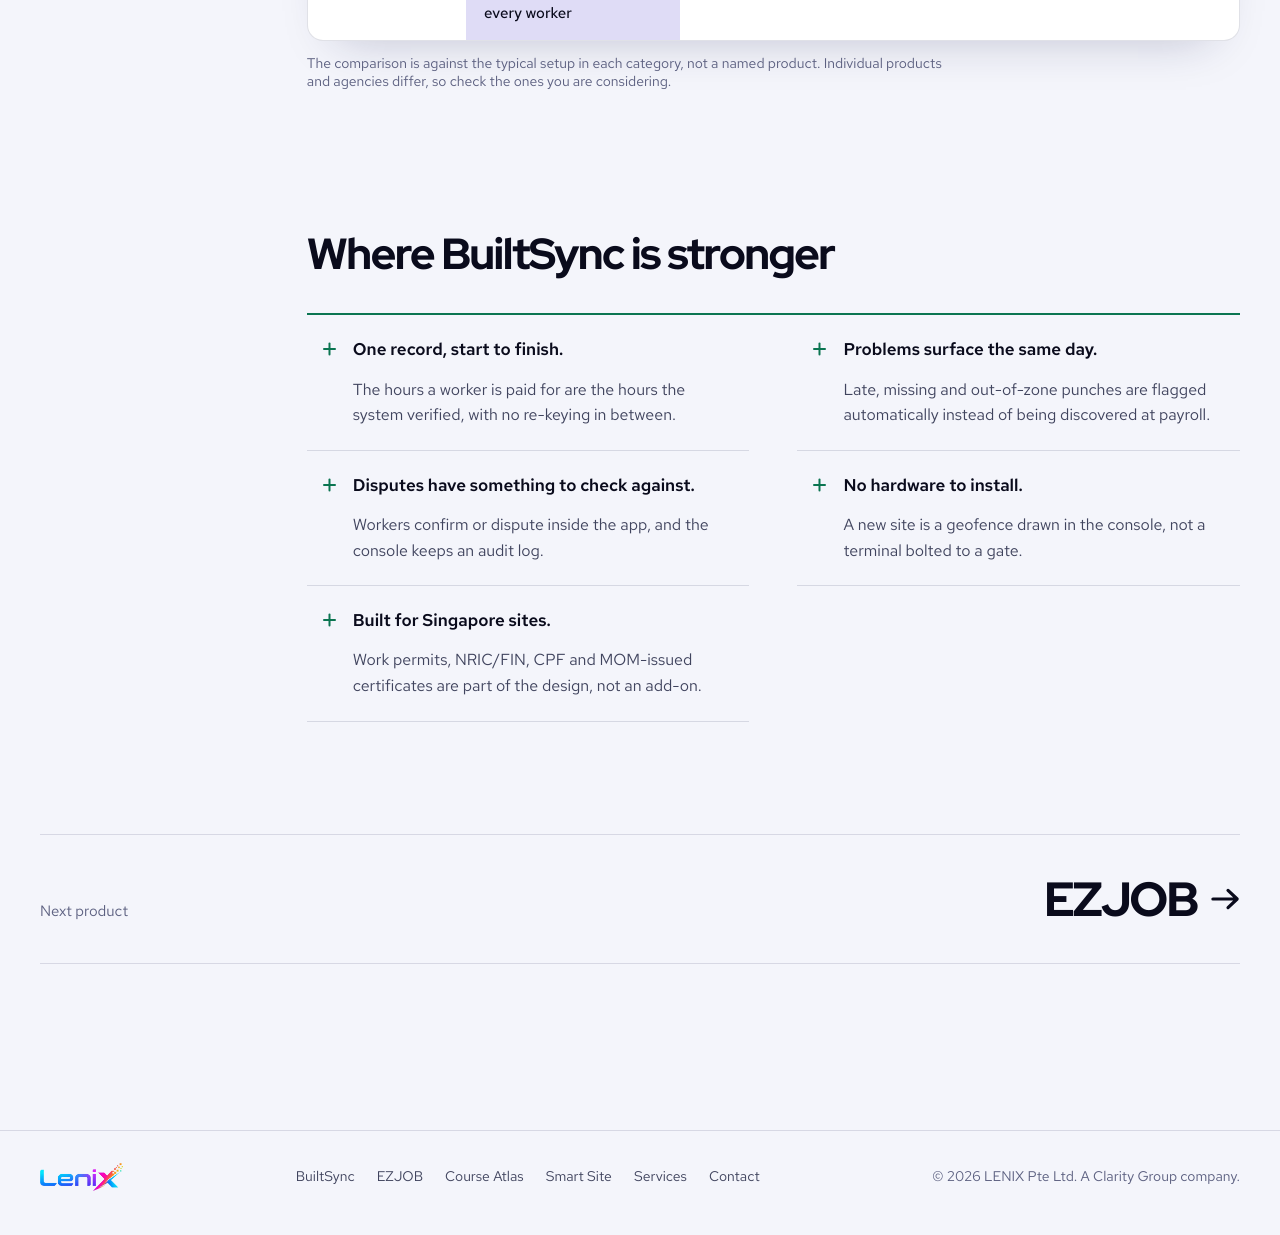
<file: builtsync.html>
<!DOCTYPE html>
<html lang="en">
<head>
<meta charset="utf-8">
<meta name="viewport" content="width=device-width, initial-scale=1, viewport-fit=cover">
<title>BuiltSync by LENIX: workforce OS for project sites</title>
<meta name="description" content="BuiltSync connects attendance, payroll, leave, certificates and safety for project sites. What it does, how it compares with timesheets, time clocks and HR software, and where it falls short.">
<script>
(function(){var t;try{t=localStorage.getItem('lenix-theme')}catch(e){}
if(t!=='light'&&t!=='dark'){t=window.matchMedia&&matchMedia('(prefers-color-scheme: light)').matches?'light':'dark'}
document.documentElement.setAttribute('data-theme',t);})();
</script>
<link rel="preconnect" href="https://fonts.googleapis.com">
<link rel="preconnect" href="https://fonts.gstatic.com" crossorigin>
<link href="https://fonts.googleapis.com/css2?family=Red+Hat+Display:wght@700;800&family=Red+Hat+Mono:wght@500&family=Red+Hat+Text:wght@400;500;600&display=swap" rel="stylesheet">
<link rel="stylesheet" href="assets/site.css">
<link rel="stylesheet" href="assets/showcase.css">
<link rel="stylesheet" href="assets/refine.css">
<script type="speculationrules">{"prefetch":[{"where":{"href_matches":"/*.html"},"eagerness":"moderate"}]}</script>
</head>
<body style="--c:var(--violet)">
<div class="progress" aria-hidden="true"></div>
<header class="topbar" id="topbar">
  <div class="wrap bar">
    <a class="tb-logo" href="index.html" aria-label="LENIX home">
      <img decoding="async" class="on-dark" src="assets/logo-on-dark.png" alt="LENIX" width="628" height="220">
      <img decoding="async" class="on-light" src="assets/logo-on-light.png" alt="LENIX" width="655" height="220">
    </a>
    <nav class="tb-links" aria-label="Primary"><a href="builtsync.html" aria-current="page">BuiltSync</a><a href="ezjob.html">EZJOB</a><a href="courseatlas.html">Course Atlas</a><a href="smartsite.html">Smart Site</a><a href="index.html#services">Services</a><a href="index.html#contact">Contact</a></nav>
    <div class="tb-actions">
      <button class="icon-btn js-theme" type="button" aria-label="Switch theme"><svg class="i-sun" viewBox="0 0 16 16" fill="none" stroke="currentColor" stroke-width="1.4" stroke-linecap="round" aria-hidden="true"><circle cx="8" cy="8" r="3"/><path d="M8 1.2v1.6M8 13.2v1.6M1.2 8h1.6M13.2 8h1.6M3.2 3.2l1.1 1.1M11.7 11.7l1.1 1.1M3.2 12.8l1.1-1.1M11.7 4.3l1.1-1.1"/></svg><svg class="i-moon" viewBox="0 0 16 16" fill="none" stroke="currentColor" stroke-width="1.4" stroke-linecap="round" stroke-linejoin="round" aria-hidden="true"><path d="M13.6 9.6A6 6 0 0 1 6.4 2.4a6 6 0 1 0 7.2 7.2z"/></svg></button>
      <a class="pill solid sm" href="index.html#contact">Talk to us <svg class="arw" viewBox="0 0 12 10" fill="none" aria-hidden="true"><path d="M0.8 5h10M7.1 1.4 10.9 5l-3.8 3.6" stroke="currentColor" stroke-width="1.35" stroke-linecap="round" stroke-linejoin="round"/></svg></a>
      <button class="icon-btn tb-burger js-burger" type="button" aria-label="Open menu" aria-expanded="false" aria-controls="tbMenu"><span></span></button>
    </div>
  </div>
  <nav class="tb-menu wrap" id="tbMenu" aria-label="Mobile"><a href="builtsync.html" aria-current="page">BuiltSync</a><a href="ezjob.html">EZJOB</a><a href="courseatlas.html">Course Atlas</a><a href="smartsite.html">Smart Site</a><a href="index.html#services">Services</a><a href="index.html#contact">Contact</a></nav>
</header>

<main>
<section class="page-hero">
  <div class="wrap">
    <nav class="crumbs" aria-label="Breadcrumb"><a href="index.html">LENIX</a> / <a href="index.html#products">Products</a> / BuiltSync</nav>
    <img decoding="async" class="p-logo on-light" src="assets/builtsync/logo.png" alt="BuiltSync logo"><img decoding="async" class="p-logo on-dark" src="assets/builtsync/logo.png" alt="BuiltSync logo">
    <h1>Every worker, every shift, every site, in one place.</h1>
    <p class="lede">BuiltSync is a worker app and an admin console that carry one record from the first check-in of the day to the payslip at the end of the month.</p>
    <div class="p-links"><a class="pill solid" href="#demo">Try the interactive demo <svg class="arw" viewBox="0 0 12 10" fill="none" aria-hidden="true"><path d="M0.8 5h10M7.1 1.4 10.9 5l-3.8 3.6" stroke="currentColor" stroke-width="1.35" stroke-linecap="round" stroke-linejoin="round"/></svg></a><a class="pill line" href="#p2live">Use the Phase 2 prototype</a><a class="pill line" href="index.html#contact">Talk to us</a></div>
    
  </div>
</section>

<section class="chapter" data-pin style="--n:8"><div class="chapter-pin"><p class="chapter-words"><span style="--i:0">From</span> <span style="--i:1">the</span> <span style="--i:2">first</span> <span style="--i:3">check-in</span> <span style="--i:4">to</span> <span style="--i:5">the</span> <span style="--i:6">last</span> <span style="--i:7">payslip.</span></p></div></section>
<section class="blk" id="phase1">
  <div class="wrap">
    <h2>Phase 1: tap through the app and the console.</h2>
    <p class="lede">This is the same interactive demo as on the Clarity site: 22 worker app screens and 14 admin console screens, in English or Chinese. Tap the highlighted areas to move around, or play the tour.</p>
    <div class="demo" id="demo" tabindex="-1">
      <noscript><p class="note">The interactive demo needs JavaScript. You can also <a href="https://www.clarity.com.sg/our-business/lenix/builtsync">open it on the Clarity site</a>.</p></noscript>
    </div>
    <h3 style="margin-top:72px;font-size:clamp(22px, 2.4vw, 28px);font-weight:500;letter-spacing:-.02em">From check-in to payslip</h3>
    <ol class="flowcards"><li><h3>Check in</h3><p>The worker checks in on site. Location, time and face are verified.</p><div class="p-links"><button type="button" class="pill line" data-demo-go="app-checkin">See it in the app</button><button type="button" class="pill line" data-demo-go="adm-att-daily">See it in the console</button></div></li><li><h3>Monitor</h3><p>Admins see who is in, who is late and who is outside the geofence.</p><div class="p-links"><button type="button" class="pill line" data-demo-go="app-geofence">See it in the app</button><button type="button" class="pill line" data-demo-go="adm-att-detail">See it in the console</button></div></li><li><h3>Get paid</h3><p>Hours roll into payslips that workers confirm, or dispute, in the app.</p><div class="p-links"><button type="button" class="pill line" data-demo-go="app-payslip">See it in the app</button><button type="button" class="pill line" data-demo-go="adm-payroll">See it in the console</button></div></li></ol>
  </div>
</section>

<section class="blk" id="phase2">
  <div class="wrap">
    <h2>Phase 2: the working prototype.</h2>
    <p class="lede">Phase 2 puts the worker app and the admin console side by side on live demo data, and adds claims, permit to work, training, dormitory beds, a skill passport and site chat. Scroll for five real screens, then use the prototype itself.</p>
  </div>
</section>
<section class="scene" data-pin data-scene style="--steps:5">
  <div class="scene-pin"><div class="wrap scene-grid">
    <div><div class="scene-count" aria-hidden="true"></div><div class="scene-bar" aria-hidden="true"><i></i></div>
      <ol class="scene-steps"><li data-img="0"><h3>One system, two faces</h3><p>A worker app and an admin console, working from the same record. These are real screens from the Phase 2 prototype, with sample data.</p></li><li data-img="1"><h3>Check in on the phone</h3><p>The worker signs in from site. The app confirms the location is inside the geofence and starts counting the shift.</p><span class="stat">The admin&#x27;s daily summary updates at once: expected, normal, abnormal, on leave</span></li><li data-img="2"><h3>A payslip the worker confirms</h3><p>Payslips are generated from attendance and pay rules. The worker sees net pay, days, overtime and deductions, and confirms or disputes.</p><span class="stat">The admin sees which payslips are confirmed, waiting or disputed</span></li><li data-img="3"><h3>Leave, on a calendar</h3><p>The worker applies against their balance and tracks each request. Admins approve from a month view of the whole workforce.</p></li><li data-img="4"><h3>Certificates and skills</h3><p>Each worker carries a skill passport. Admins see every certificate with its number, expiry and status: valid, expiring soon or expired.</p><span class="stat">Expiring certificates are flagged before they lapse</span></li></ol></div>
    <div class="stage"><img decoding="async" class="on" src="assets/shot-bs-home.webp" alt="BuiltSync screen 1 of 5" width="1900" height="671"><img decoding="async" src="assets/shot-bs-att.webp" alt="BuiltSync screen 2 of 5" width="1900" height="671"><img decoding="async" src="assets/shot-bs-pay.webp" alt="BuiltSync screen 3 of 5" width="1900" height="671"><img decoding="async" src="assets/shot-bs-leave.webp" alt="BuiltSync screen 4 of 5" width="1900" height="671"><img decoding="async" src="assets/shot-bs-cert.webp" alt="BuiltSync screen 5 of 5" width="1900" height="671"></div>
  </div></div>
</section>
<section class="blk" id="p2live" style="padding-top:clamp(40px, 6vw, 80px)">
  <div class="wrap wide">
    <h2>Now use Phase 2 yourself.</h2>
    <p class="lede">The prototype runs here on demo data. Pick a module and the worker app and the admin console both jump to it; from there every button works, so carry on wherever you like.</p>
    <div class="p2" id="p2demo" data-src="demo/builtsync-phase2/index.html">
      <div class="p2-top">
        <div class="seg" role="group" aria-label="View">
          <button type="button" data-p2-view="both" aria-pressed="false">Side by side</button>
          <button type="button" data-p2-view="app" aria-pressed="false">Worker app</button>
          <button type="button" data-p2-view="admin" aria-pressed="false">Admin console</button>
        </div>
        <p class="p2-cap" aria-live="polite"></p>
      </div>
      <div class="p2-mods" role="group" aria-label="Guided tour"></div>
      <div class="embed tall p2-frame">
        <img decoding="async" class="embed-poster" src="assets/shot-bs-home.webp" alt="" loading="lazy">
        <div class="embed-cta">
          <button type="button" class="pill solid" data-p2-start>Start the prototype <svg class="arw" viewBox="0 0 12 10" fill="none" aria-hidden="true"><path d="M0.8 5h10M7.1 1.4 10.9 5l-3.8 3.6" stroke="currentColor" stroke-width="1.35" stroke-linecap="round" stroke-linejoin="round"/></svg></button>
          <p>Data stays in your browser and can be reset from the prototype's own top bar. The guided buttons use the English labels; you can still switch the prototype to Chinese and explore by hand.</p>
        </div>
      </div>
      <span class="note"><a href="demo/builtsync-phase2/index.html" target="_blank" rel="noopener">Open the prototype full screen</a></span>
    </div>
  </div>
</section>

<div class="wrap doc">
  <nav class="toc" aria-label="On this page">
    <a href="#what">What it is</a>
    <a href="#functions">What it does</a>
    <a href="#compare">How it compares</a>
    <a href="#verdict">Strengths</a>
    
  </nav>
  <div>
    <section class="sec" id="what">
      <h2>What BuiltSync is, and the problem it is for</h2>
      <div class="prose"><p>On most project sites, the facts about a working day are scattered. Attendance sits on a paper timesheet or in a photo sent to a group chat. Leave is agreed verbally. Certificate expiry dates live in a spreadsheet one person maintains. Payroll is then rebuilt from all of this at month end, and any disagreement about hours turns into an argument with nothing to check it against.</p><p>BuiltSync puts those facts into one system with two faces. <strong>Workers</strong> carry an app that checks them in, shows their documents, takes leave requests and presents their payslip. <strong>Supervisors and admins</strong> use a console that shows who is on site right now, flags what looks wrong, and releases pay.</p><p>It was built by LENIX for Singapore project sites, so it is designed around work permits, NRIC/FIN, CPF and MOM-issued certificates, and it runs in English and Simplified Chinese.</p></div>
      
    </section>

    <section class="sec" id="functions">
      <h2>What it does, function by function</h2>
      <dl class="fn"><div><dt>Attendance<small>Geofenced and face-verified</small></dt><dd>Check-in and check-out use the phone&#x27;s GPS against the site geofence, plus face recognition. Late arrivals, early leaving, punches outside the geofence and missing punches are flagged for review automatically, so a supervisor reviews exceptions instead of reading every line. The console gives daily summary, daily detail and monthly summary views.</dd></div><div><dt>Payroll<small>Payslips workers can check</small></dt><dd>Payslips are generated from attendance and pay rules. A worker sees gross pay, overtime, CPF and deductions, then confirms or disputes. Admins review, adjust and release the payout, which keeps a dispute inside the system instead of on a piece of paper.</dd></div><div><dt>Leave<small>From request to approval</small></dt><dd>Workers apply from the app against their balance. Supervisors approve on the go, and admins see the whole workforce on a monthly leave calendar.</dd></div><div><dt>Certificates<small>Permits that do not lapse unseen</small></dt><dd>Work permits and trade certificates are recorded with number, issuer and expiry date. Both the worker and the admin are reminded before anything expires.</dd></div><div><dt>Safety<small>In front of every shift</small></dt><dd>Safety reminders sit on the worker&#x27;s home screen. Admins can set a notice that appears at check-in, run site-entry quizzes and send broadcasts.</dd></div><div><dt>Admin console<small>One place for the whole workforce</small></dt><dd>Analytics, staff roster, projects and zones, roles and data scope, announcements and an audit log, with Excel export. Like the worker app, it is bilingual.</dd></div><div><dt>In the Phase 2 prototype<small>Preview, not yet released</small></dt><dd>The prototype adds expense claim review, permit to work, training booking, dormitory beds, a skill passport, site group chat, surveys, and client and subcontractor records. These are visible in the preview and may change before release.</dd></div></dl>
      <div class="prose"><p><strong>Who it is for.</strong> Main contractors, subcontractors and manpower suppliers in Singapore who run workers across several project sites, and who are tired of rebuilding attendance for payroll every month.</p></div>
    </section>

    <section class="sec" id="compare">
      <h2>How it compares with the usual alternatives</h2>
      <div class="tbl-wrap" role="region" aria-label="Comparison table" tabindex="0">
        <table class="cmp">
          <thead><tr><th scope="col"><span class="sr">Criterion</span></th><th scope="col" class="us">BuiltSync</th><th scope="col">Paper timesheets and spreadsheets</th><th scope="col">Fixed biometric time clocks</th><th scope="col">General HR and payroll software</th></tr></thead>
          <tbody class="stagger"><tr><th scope="row">Proof a worker was on site</th><td class="us">GPS against the site geofence plus a face check, on the worker&#x27;s own phone</td><td>A supervisor&#x27;s signature</td><td>Fingerprint or face at a terminal fixed to one spot</td><td>Mobile clock-in is common; location and face checks vary by product</td></tr><tr><th scope="row">Setting up a new site</th><td class="us">Draw the site and its zones in the console</td><td>Nothing to set up</td><td>Install, power and network a terminal at each gate</td><td>Add a location; it rarely models zones inside a site</td></tr><tr><th scope="row">From hours to payslip</th><td class="us">Verified hours flow straight into the payslip</td><td>Re-keyed by hand at month end</td><td>Exported, then imported into payroll</td><td>Integrated, if you also use its payroll module</td></tr><tr><th scope="row">What the worker sees</th><td class="us">Their hours, overtime, CPF and deductions, with a confirm or dispute button</td><td>A paper payslip</td><td>Nothing</td><td>Usually a payslip view; disputes happen outside the system</td></tr><tr><th scope="row">Permits and trade certificates</th><td class="us">Tracked with issuer and expiry, with reminders to worker and admin</td><td>A separate spreadsheet</td><td>Not covered</td><td>Often document storage, not built around MOM certificates</td></tr><tr><th scope="row">Safety communication</th><td class="us">Check-in notices, quizzes and broadcasts are built in</td><td>Toolbox talks and paper sign-offs</td><td>Not covered</td><td>Not usually covered</td></tr><tr><th scope="row">Languages for workers</th><td class="us">English and Simplified Chinese</td><td>Whatever the supervisor speaks</td><td>Not applicable</td><td>Usually English first</td></tr><tr><th scope="row">What it depends on</th><td class="us">A smartphone with camera, GPS and data for every worker</td><td>Diligent supervisors</td><td>Hardware at every entry point</td><td>Office staff to run it</td></tr></tbody>
        </table>
      </div>
      <p class="tbl-note">The comparison is against the typical setup in each category, not a named product. Individual products and agencies differ, so check the ones you are considering.</p>
    </section>

    <section class="sec" id="verdict">
      <h2>Where BuiltSync is stronger</h2>
      <div class="verdict solo">
        <div class="pro"><ul><li><b>One record, start to finish.</b> The hours a worker is paid for are the hours the system verified, with no re-keying in between.</li><li><b>Problems surface the same day.</b> Late, missing and out-of-zone punches are flagged automatically instead of being discovered at payroll.</li><li><b>Disputes have something to check against.</b> Workers confirm or dispute inside the app, and the console keeps an audit log.</li><li><b>No hardware to install.</b> A new site is a geofence drawn in the console, not a terminal bolted to a gate.</li><li><b>Built for Singapore sites.</b> Work permits, NRIC/FIN, CPF and MOM-issued certificates are part of the design, not an add-on.</li></ul></div>
      </div>
    </section>

  </div>
</div>

<div class="wrap">
  <a class="next" href="ezjob.html"><span>Next product</span><strong>EZJOB <svg class="arw" viewBox="0 0 12 10" fill="none" aria-hidden="true"><path d="M0.8 5h10M7.1 1.4 10.9 5l-3.8 3.6" stroke="currentColor" stroke-width="1.35" stroke-linecap="round" stroke-linejoin="round"/></svg></strong></a>
</div>
</main>
<footer>
  <div class="wrap">
    <a href="index.html" aria-label="LENIX home">
      <img decoding="async" class="on-dark" src="assets/logo-on-dark.png" alt="LENIX" width="628" height="220">
      <img decoding="async" class="on-light" src="assets/logo-on-light.png" alt="LENIX" width="655" height="220">
    </a>
    <nav aria-label="Footer">
      <a href="builtsync.html">BuiltSync</a><a href="ezjob.html">EZJOB</a><a href="courseatlas.html">Course Atlas</a><a href="smartsite.html">Smart Site</a>
      <a href="index.html#services">Services</a><a href="index.html#contact">Contact</a>
    </nav>
    <span>&copy; 2026 LENIX Pte Ltd. A Clarity Group company.</span>
  </div>
</footer>
<script src="assets/site.js"></script>
<script src="assets/builtsync/demo-data.js"></script>
<script src="assets/demo.js"></script>
<script src="assets/p2demo.js"></script>
</body>
</html>
</file>
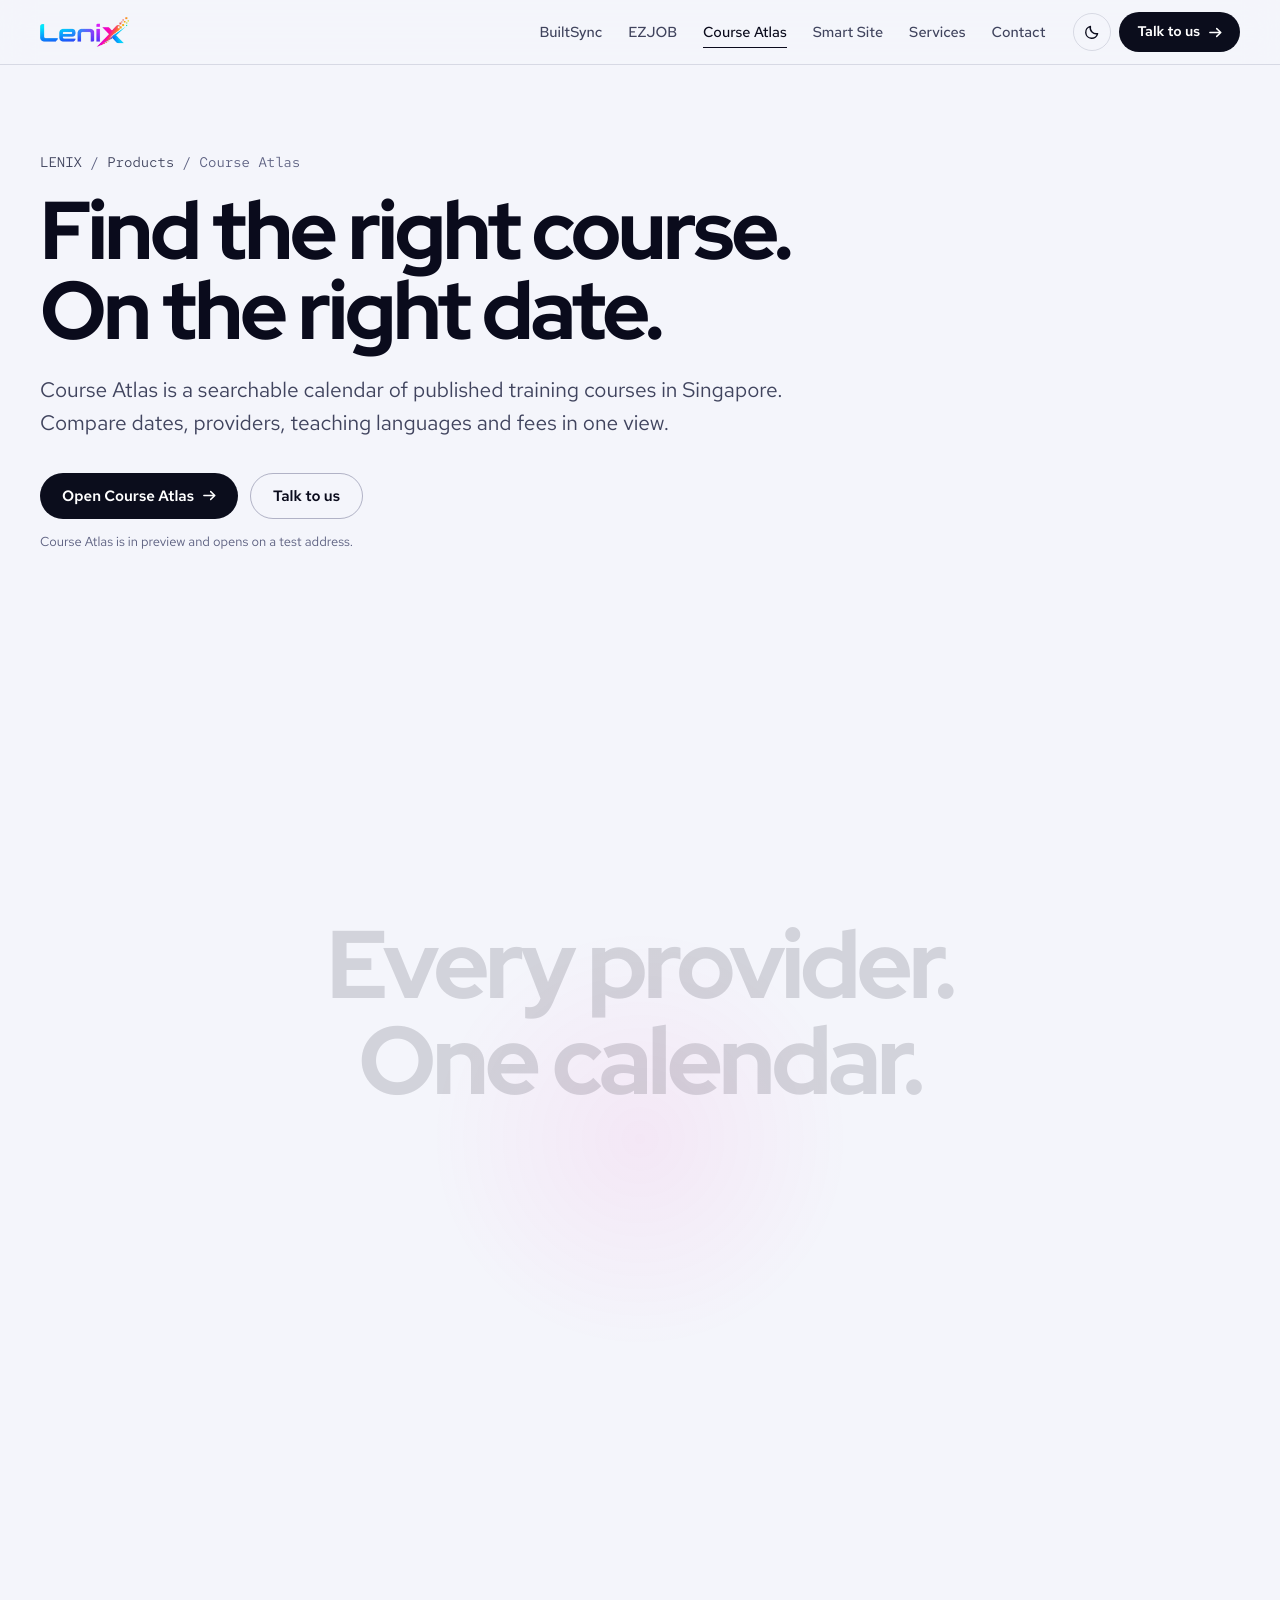
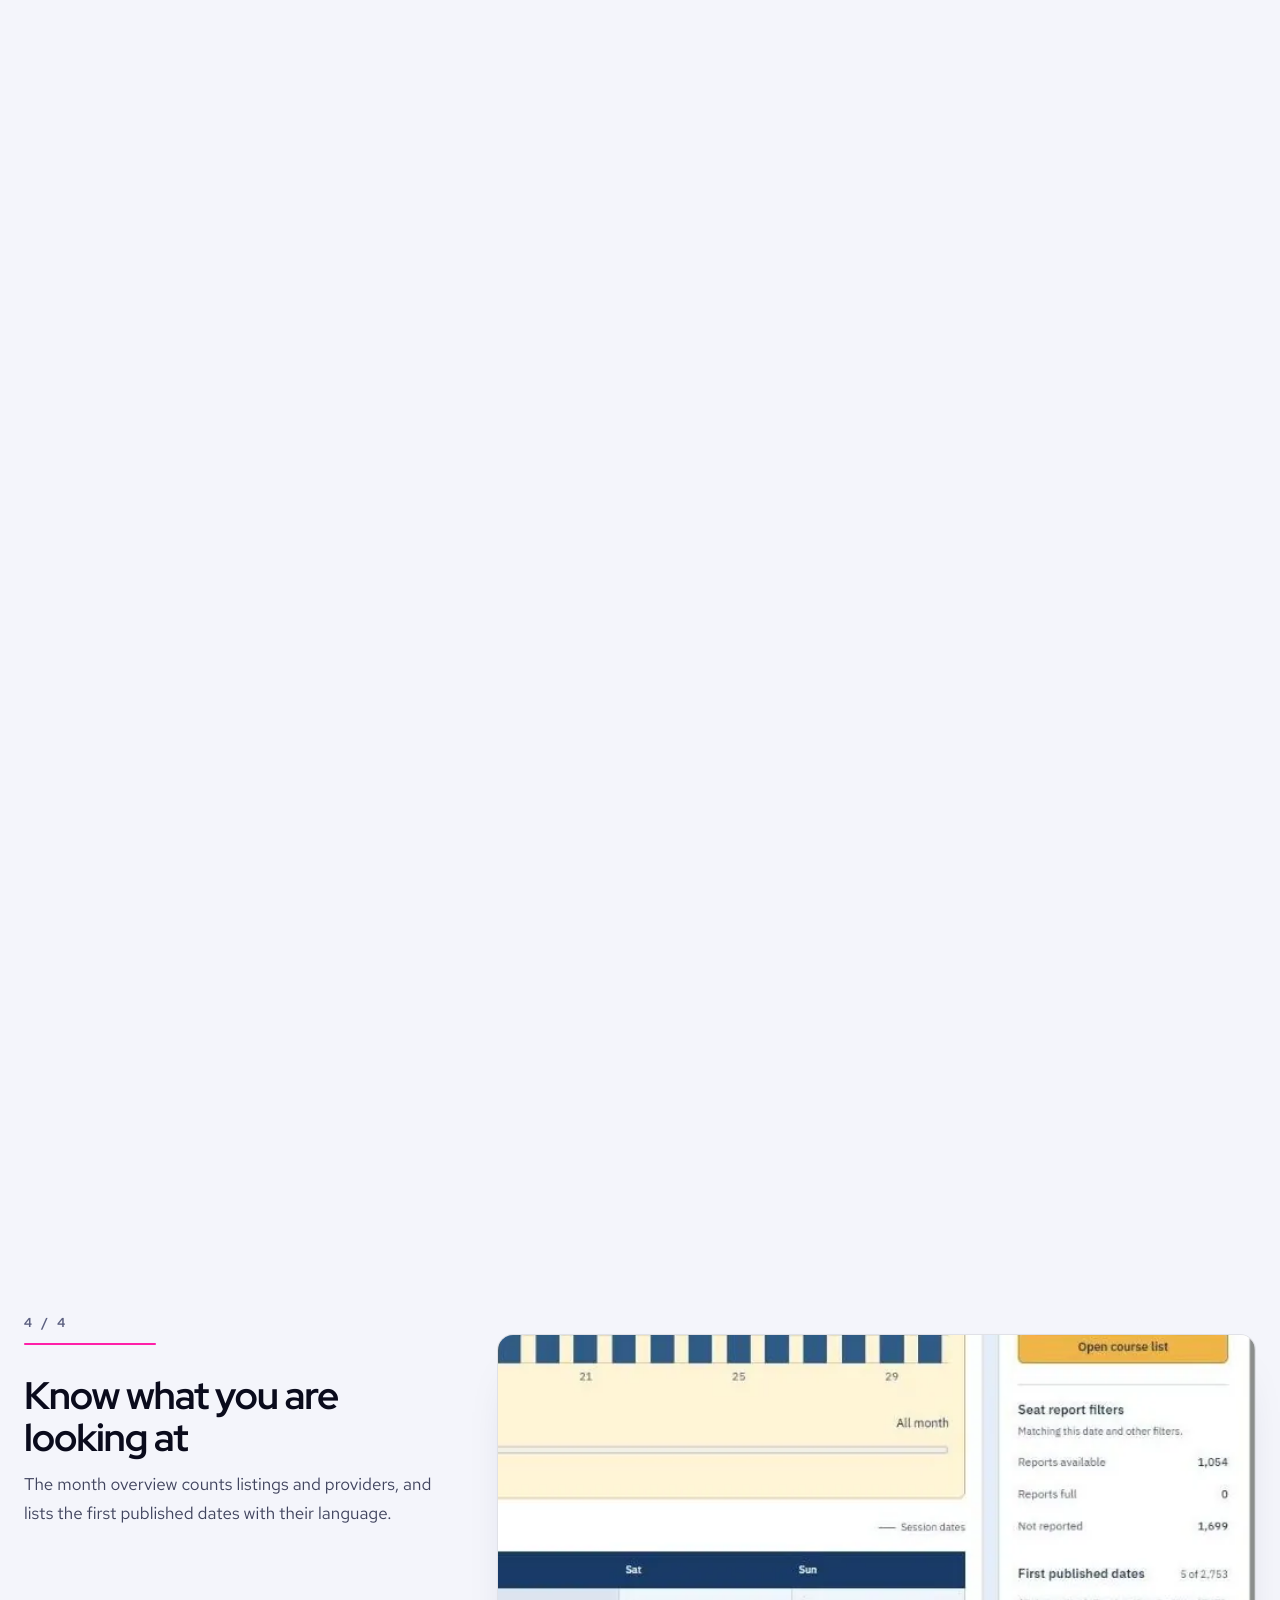
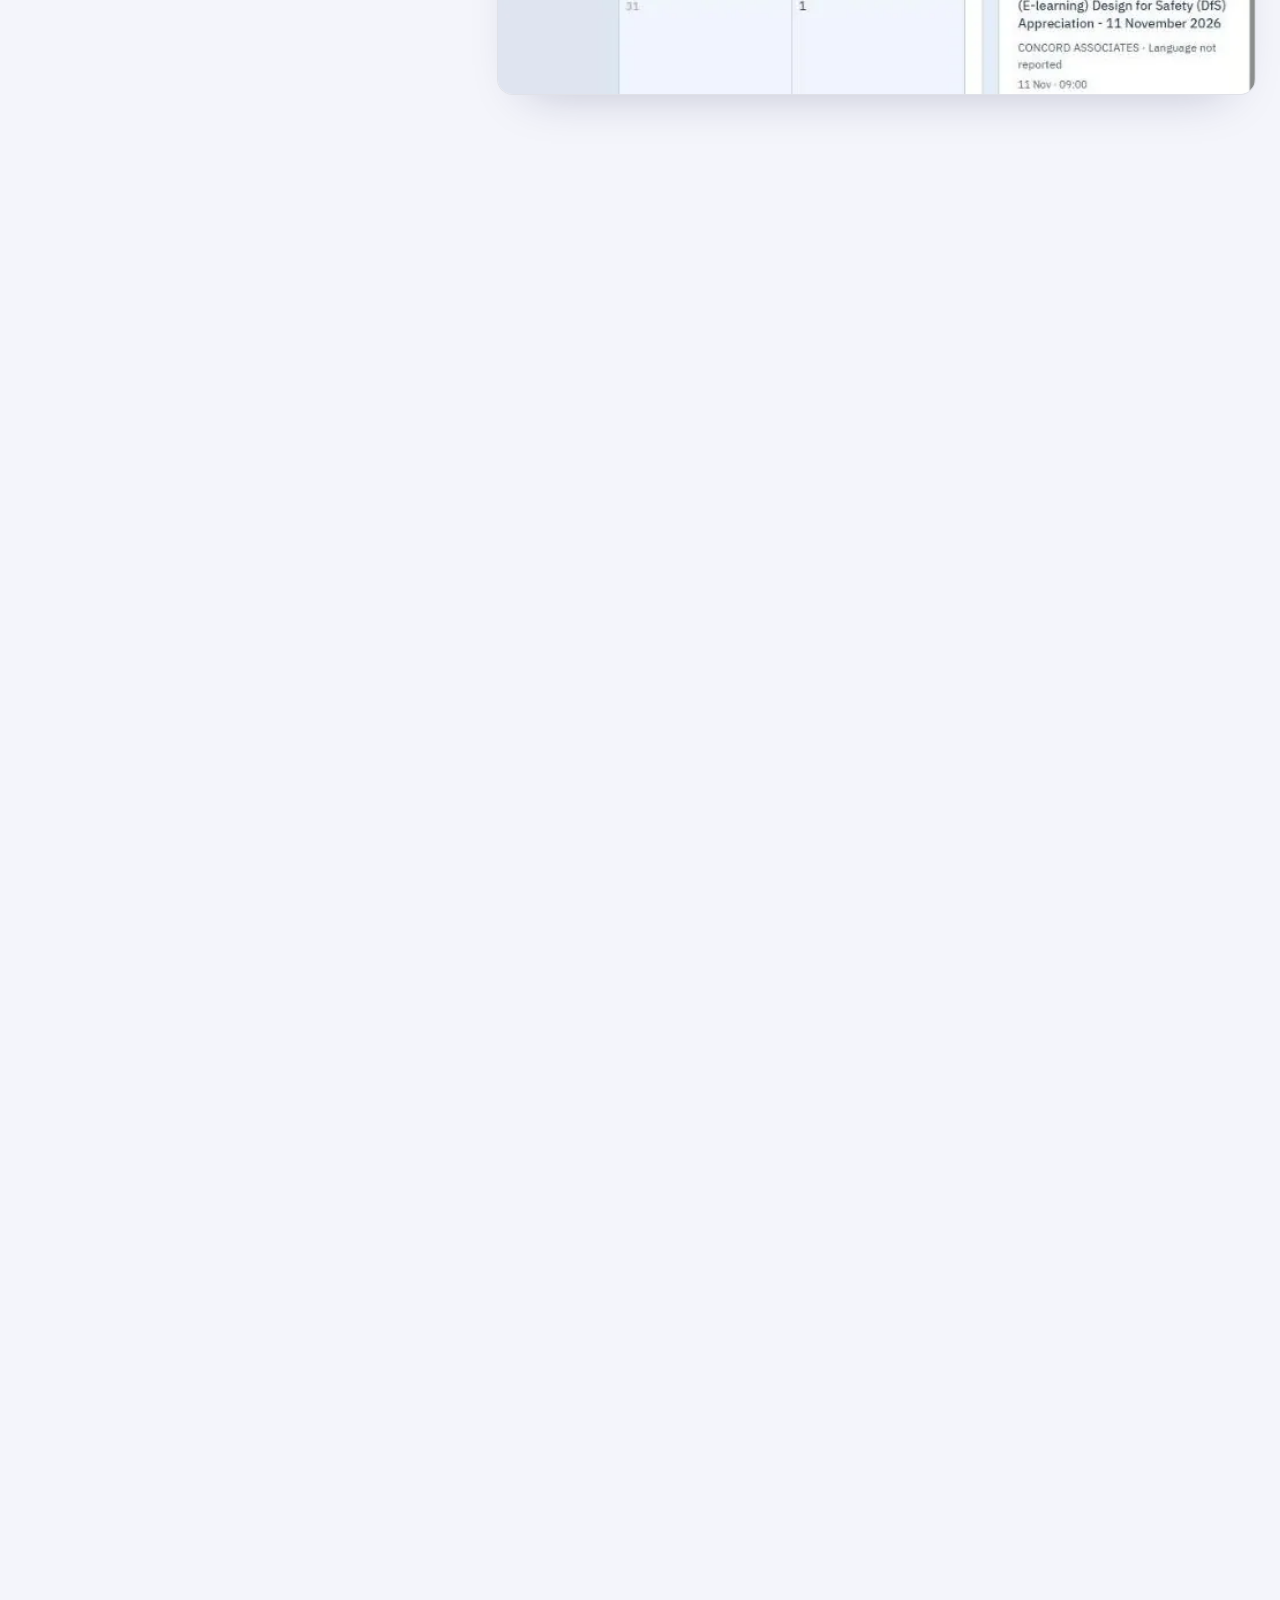
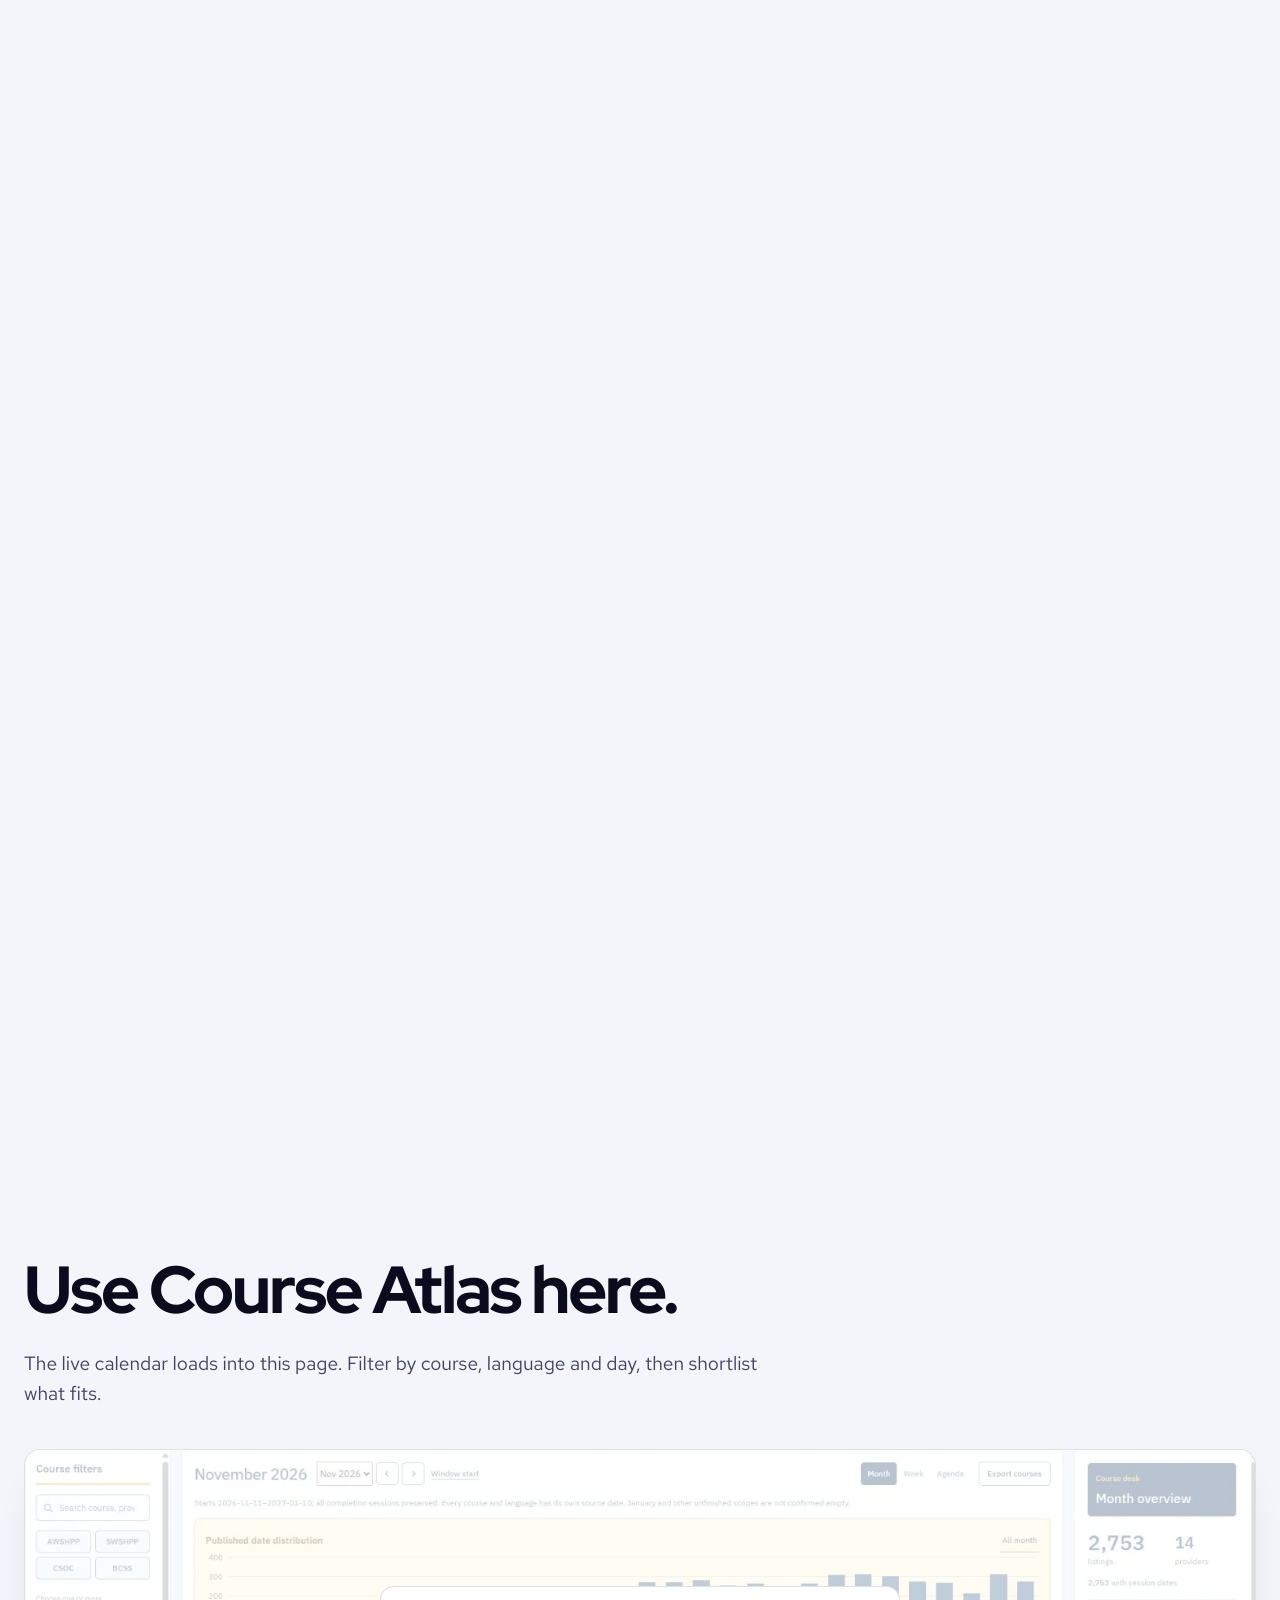
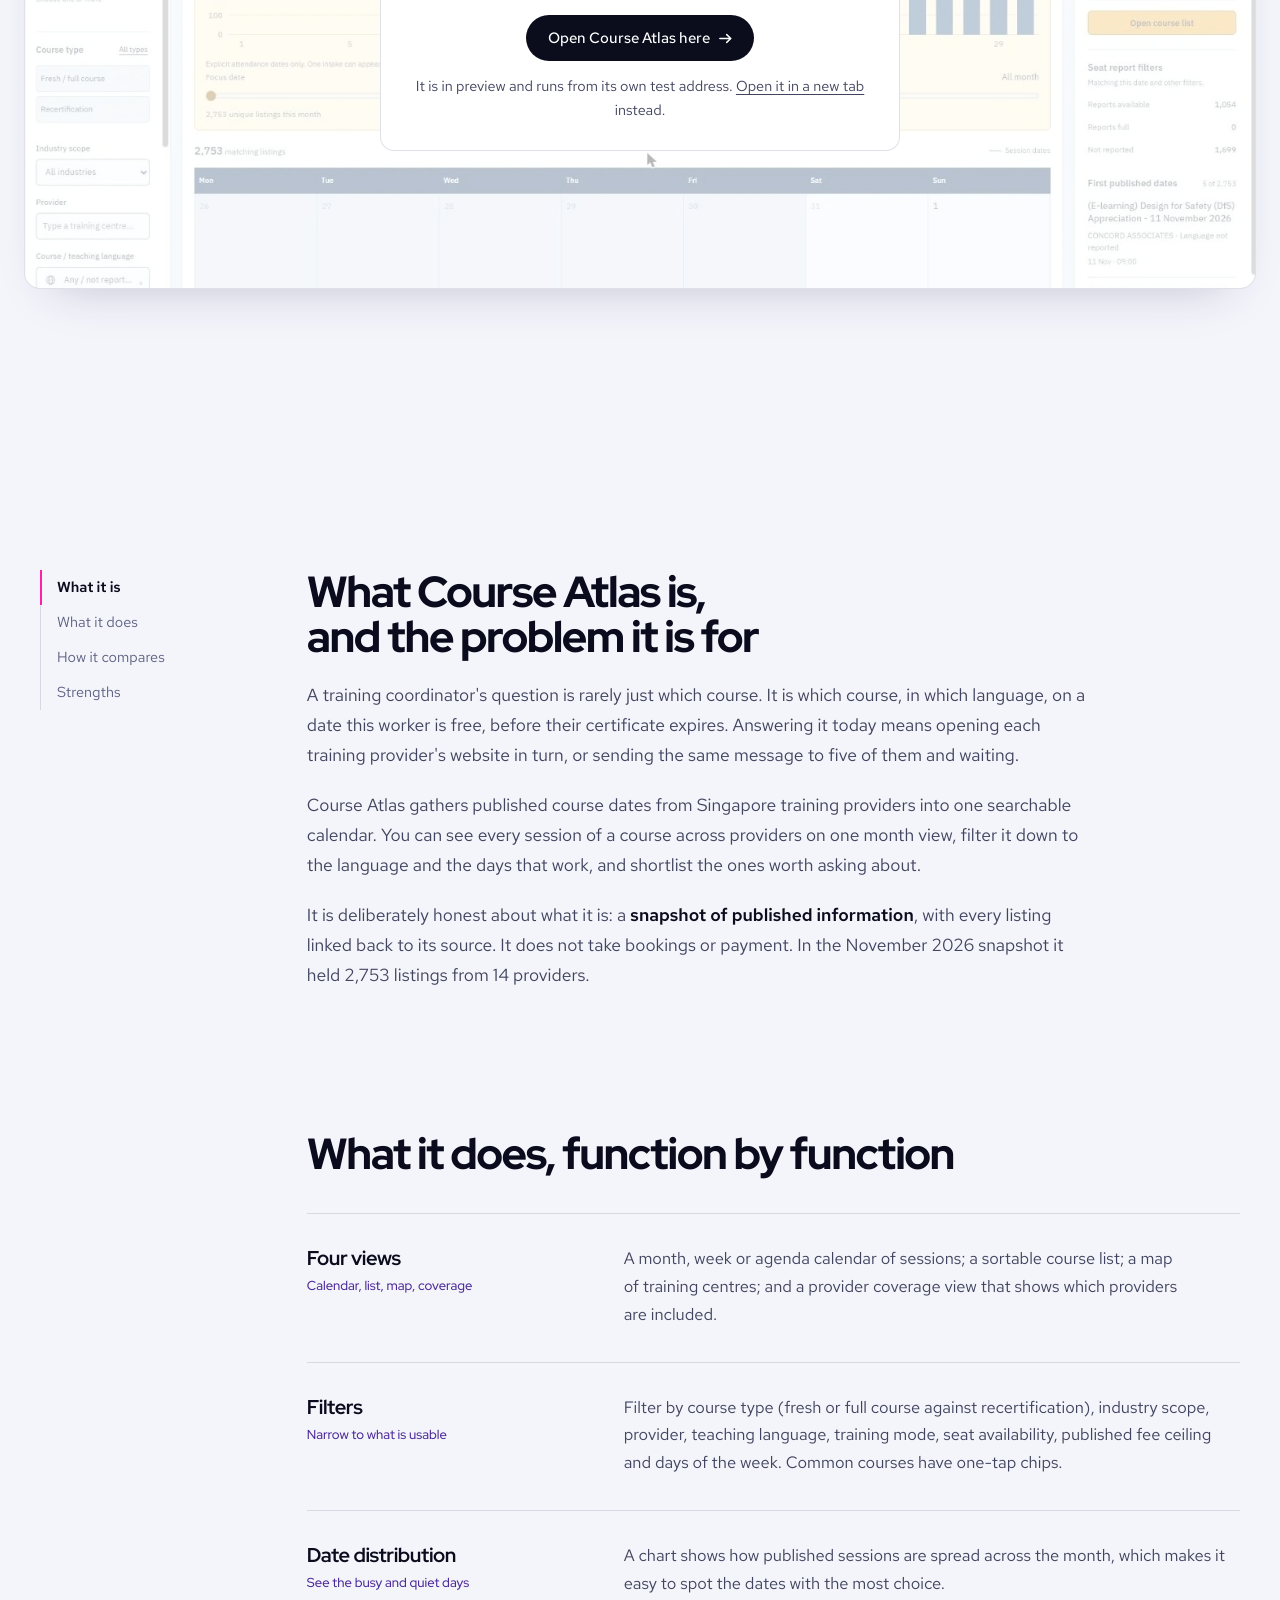
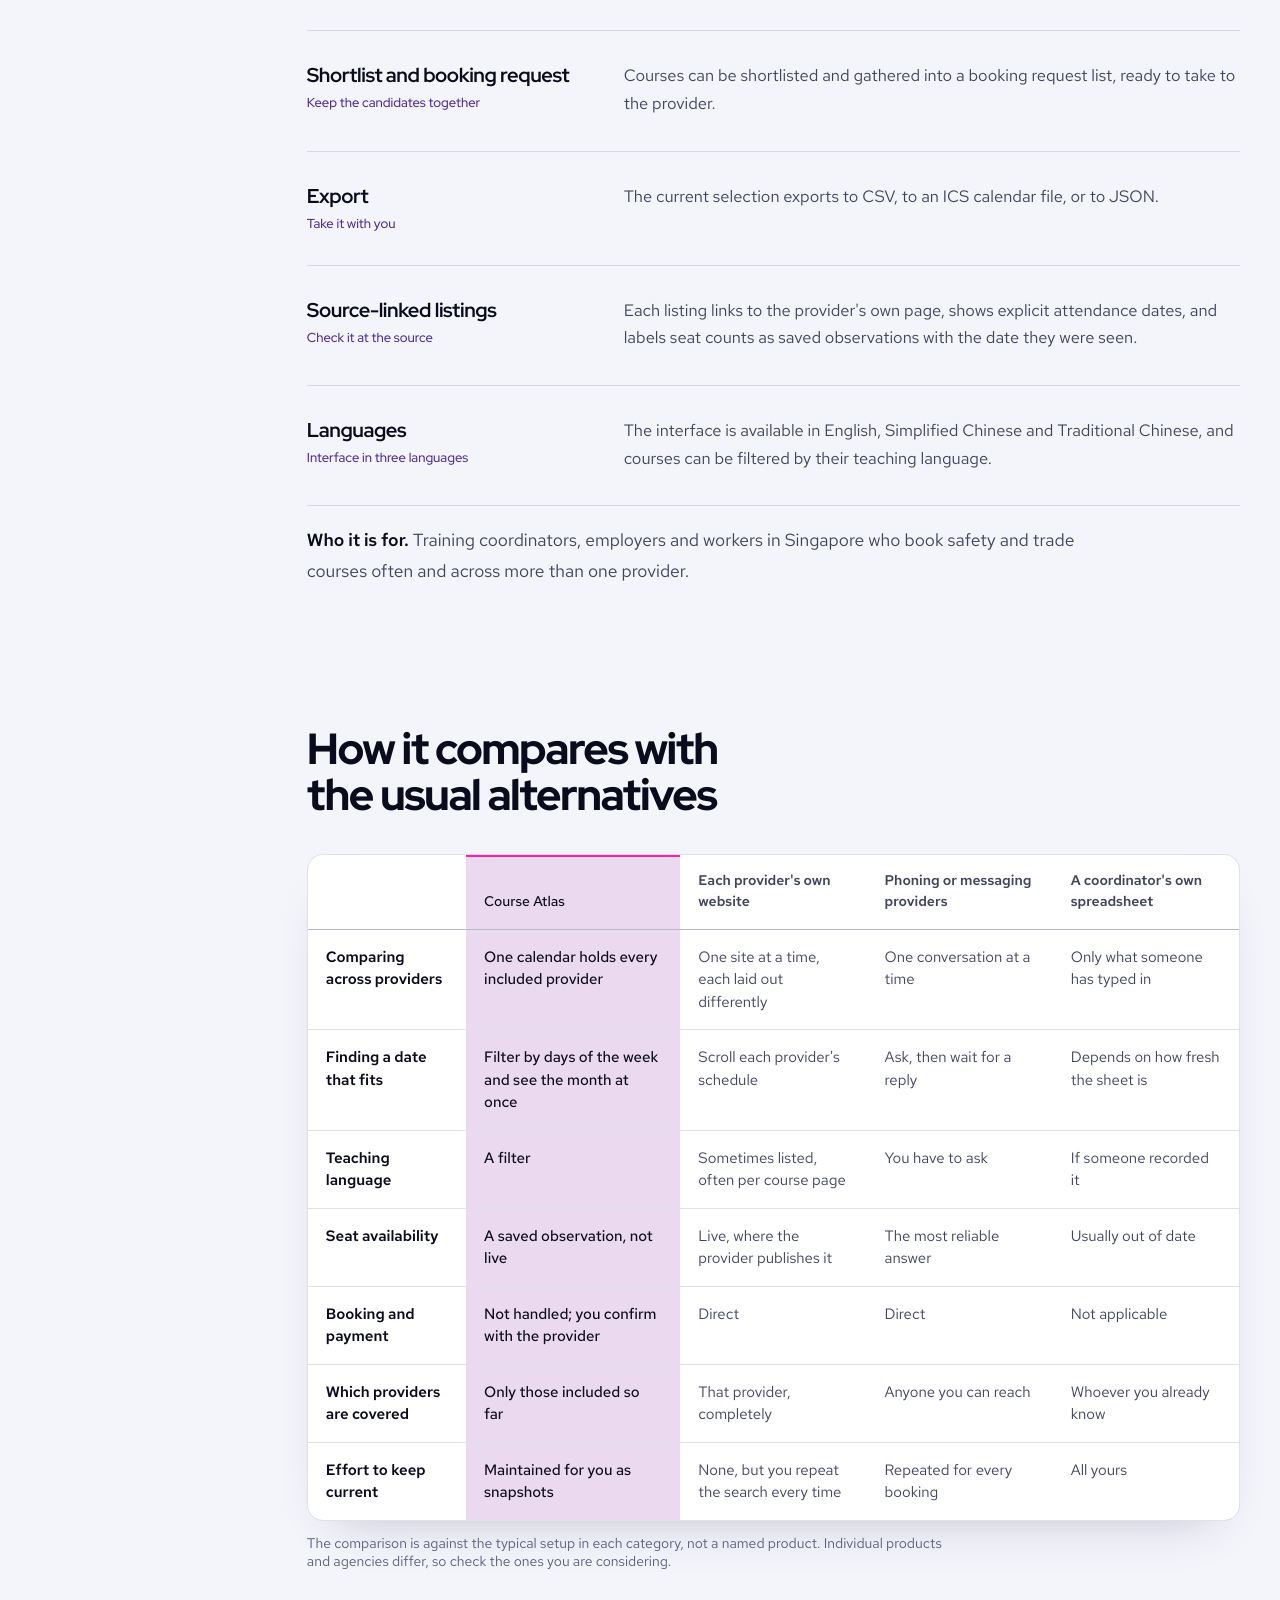
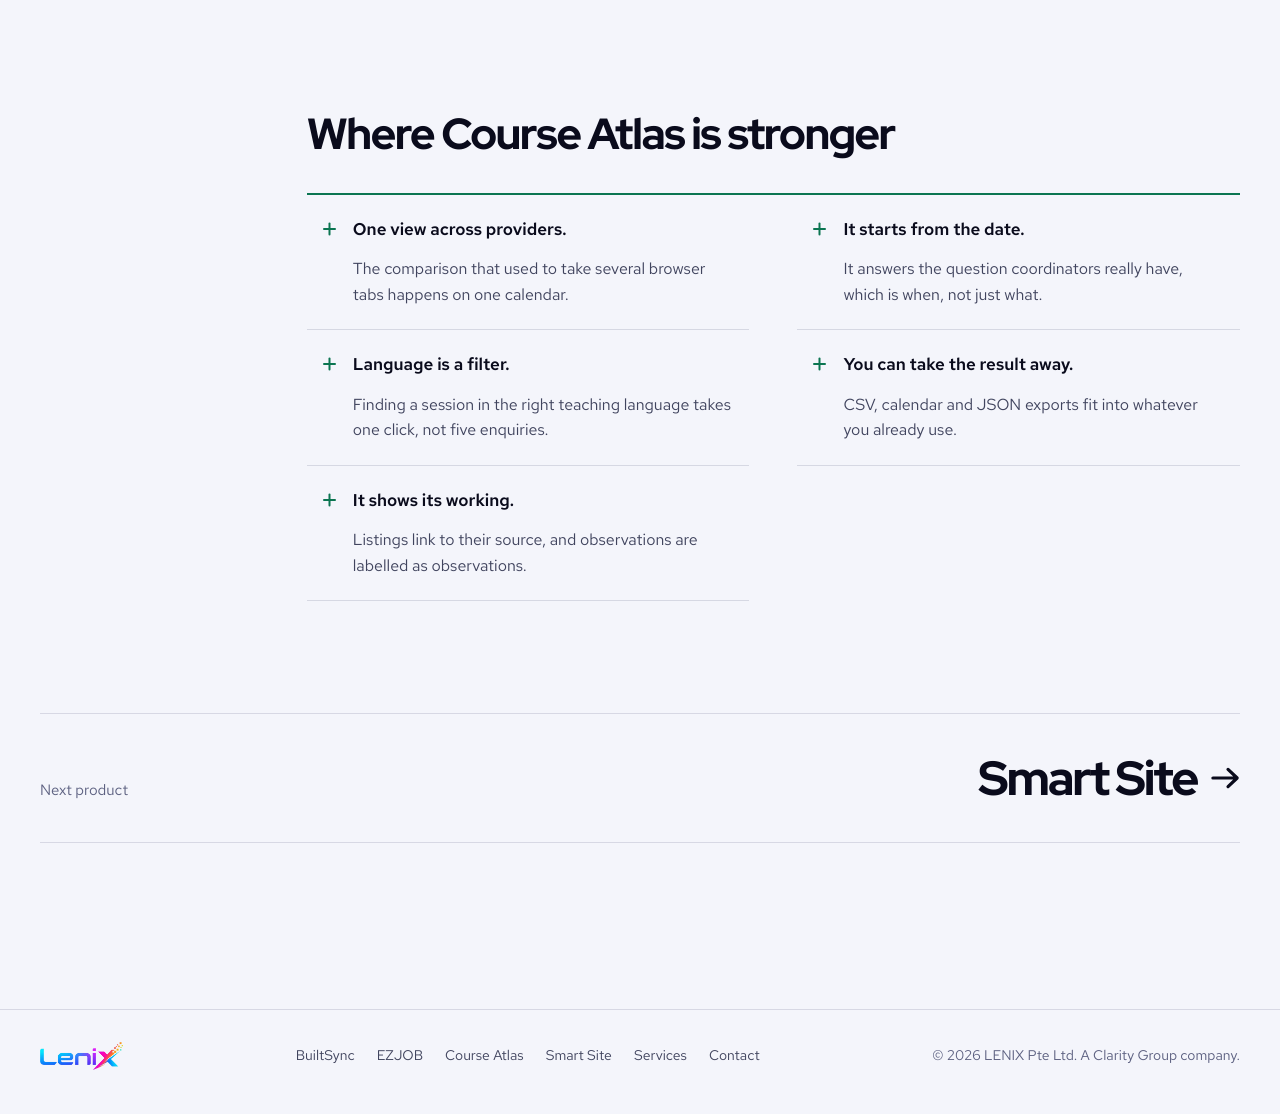
<file: courseatlas.html>
<!DOCTYPE html>
<html lang="en">
<head>
<meta charset="utf-8">
<meta name="viewport" content="width=device-width, initial-scale=1, viewport-fit=cover">
<title>Course Atlas by LENIX: Singapore training course calendar</title>
<meta name="description" content="Course Atlas is a searchable calendar of published training courses in Singapore. What it does, how it compares with provider websites and phone calls, and where it falls short.">
<script>
(function(){var t;try{t=localStorage.getItem('lenix-theme')}catch(e){}
if(t!=='light'&&t!=='dark'){t=window.matchMedia&&matchMedia('(prefers-color-scheme: light)').matches?'light':'dark'}
document.documentElement.setAttribute('data-theme',t);})();
</script>
<link rel="preconnect" href="https://fonts.googleapis.com">
<link rel="preconnect" href="https://fonts.gstatic.com" crossorigin>
<link href="https://fonts.googleapis.com/css2?family=Red+Hat+Display:wght@700;800&family=Red+Hat+Mono:wght@500&family=Red+Hat+Text:wght@400;500;600&display=swap" rel="stylesheet">
<link rel="stylesheet" href="assets/site.css">
<link rel="stylesheet" href="assets/showcase.css">
<link rel="stylesheet" href="assets/refine.css">
<script type="speculationrules">{"prefetch":[{"where":{"href_matches":"/*.html"},"eagerness":"moderate"}]}</script>
</head>
<body style="--c:var(--magenta)">
<div class="progress" aria-hidden="true"></div>
<header class="topbar" id="topbar">
  <div class="wrap bar">
    <a class="tb-logo" href="index.html" aria-label="LENIX home">
      <img decoding="async" class="on-dark" src="assets/logo-on-dark.png" alt="LENIX" width="628" height="220">
      <img decoding="async" class="on-light" src="assets/logo-on-light.png" alt="LENIX" width="655" height="220">
    </a>
    <nav class="tb-links" aria-label="Primary"><a href="builtsync.html">BuiltSync</a><a href="ezjob.html">EZJOB</a><a href="courseatlas.html" aria-current="page">Course Atlas</a><a href="smartsite.html">Smart Site</a><a href="index.html#services">Services</a><a href="index.html#contact">Contact</a></nav>
    <div class="tb-actions">
      <button class="icon-btn js-theme" type="button" aria-label="Switch theme"><svg class="i-sun" viewBox="0 0 16 16" fill="none" stroke="currentColor" stroke-width="1.4" stroke-linecap="round" aria-hidden="true"><circle cx="8" cy="8" r="3"/><path d="M8 1.2v1.6M8 13.2v1.6M1.2 8h1.6M13.2 8h1.6M3.2 3.2l1.1 1.1M11.7 11.7l1.1 1.1M3.2 12.8l1.1-1.1M11.7 4.3l1.1-1.1"/></svg><svg class="i-moon" viewBox="0 0 16 16" fill="none" stroke="currentColor" stroke-width="1.4" stroke-linecap="round" stroke-linejoin="round" aria-hidden="true"><path d="M13.6 9.6A6 6 0 0 1 6.4 2.4a6 6 0 1 0 7.2 7.2z"/></svg></button>
      <a class="pill solid sm" href="index.html#contact">Talk to us <svg class="arw" viewBox="0 0 12 10" fill="none" aria-hidden="true"><path d="M0.8 5h10M7.1 1.4 10.9 5l-3.8 3.6" stroke="currentColor" stroke-width="1.35" stroke-linecap="round" stroke-linejoin="round"/></svg></a>
      <button class="icon-btn tb-burger js-burger" type="button" aria-label="Open menu" aria-expanded="false" aria-controls="tbMenu"><span></span></button>
    </div>
  </div>
  <nav class="tb-menu wrap" id="tbMenu" aria-label="Mobile"><a href="builtsync.html">BuiltSync</a><a href="ezjob.html">EZJOB</a><a href="courseatlas.html" aria-current="page">Course Atlas</a><a href="smartsite.html">Smart Site</a><a href="index.html#services">Services</a><a href="index.html#contact">Contact</a></nav>
</header>

<main>
<section class="page-hero">
  <div class="wrap">
    <nav class="crumbs" aria-label="Breadcrumb"><a href="index.html">LENIX</a> / <a href="index.html#products">Products</a> / Course Atlas</nav>
    
    <h1>Find the right course. On the right date.</h1>
    <p class="lede">Course Atlas is a searchable calendar of published training courses in Singapore. Compare dates, providers, teaching languages and fees in one view.</p>
    <div class="p-links"><a class="pill solid" href="https://course-atlas-sg-shinn.shinnsohai.chatgpt.site/" target="_blank" rel="noopener">Open Course Atlas <svg class="arw" viewBox="0 0 12 10" fill="none" aria-hidden="true"><path d="M0.8 5h10M7.1 1.4 10.9 5l-3.8 3.6" stroke="currentColor" stroke-width="1.35" stroke-linecap="round" stroke-linejoin="round"/></svg></a><a class="pill line" href="index.html#contact">Talk to us</a></div>
    <p class="note" style="margin-top:14px">Course Atlas is in preview and opens on a test address.</p>
  </div>
</section>

<section class="chapter" data-pin style="--n:4"><div class="chapter-pin"><p class="chapter-words"><span style="--i:0">Every</span> <span style="--i:1">provider.</span> <span style="--i:2">One</span> <span style="--i:3">calendar.</span></p></div></section>
<section class="scene" data-pin data-scene style="--steps:4">
  <div class="scene-pin"><div class="wrap scene-grid">
    <div><div class="scene-count" aria-hidden="true"></div><div class="scene-bar" aria-hidden="true"><i></i></div>
      <ol class="scene-steps"><li data-focus="0.5,0.5,1"><h3>A month of courses on one screen</h3><p>Every published session from the included providers, laid out by date.</p></li><li data-focus="0.07,0.42,2.4"><h3>Filter to what is usable</h3><p>Course type, industry, provider and teaching language narrow thousands of listings to the few that fit.</p></li><li data-focus="0.5,0.26,1.8"><h3>See the busy and quiet days</h3><p>The date distribution shows how many sessions are published on each day of the month.</p></li><li data-focus="0.93,0.5,2.3"><h3>Know what you are looking at</h3><p>The month overview counts listings and providers, and lists the first published dates with their language.</p></li></ol></div>
    <div class="stage"><img decoding="async" class="on" src="assets/shot-courseatlas.webp" alt="Course Atlas month calendar with course filters and listings" width="1510" height="716"></div>
  </div></div>
</section>
<section class="blk" id="live" style="padding-top:clamp(40px, 6vw, 80px)">
  <div class="wrap wide">
    <h2>Use Course Atlas here.</h2>
    <p class="lede">The live calendar loads into this page. Filter by course, language and day, then shortlist what fits.</p>
    <div class="embed tall" style="margin-top:40px">
      <img decoding="async" class="embed-poster" src="assets/shot-courseatlas.webp" alt="" loading="lazy">
      <div class="embed-cta">
        <button type="button" class="pill solid js-embed" data-src="https://course-atlas-sg-shinn.shinnsohai.chatgpt.site/" data-title="Course Atlas live app">Open Course Atlas here <svg class="arw" viewBox="0 0 12 10" fill="none" aria-hidden="true"><path d="M0.8 5h10M7.1 1.4 10.9 5l-3.8 3.6" stroke="currentColor" stroke-width="1.35" stroke-linecap="round" stroke-linejoin="round"/></svg></button>
        <p>It is in preview and runs from its own test address. <a href="https://course-atlas-sg-shinn.shinnsohai.chatgpt.site/" target="_blank" rel="noopener">Open it in a new tab</a> instead.</p>
      </div>
    </div>
  </div>
</section>

<div class="wrap doc">
  <nav class="toc" aria-label="On this page">
    <a href="#what">What it is</a>
    <a href="#functions">What it does</a>
    <a href="#compare">How it compares</a>
    <a href="#verdict">Strengths</a>
    
  </nav>
  <div>
    <section class="sec" id="what">
      <h2>What Course Atlas is, and the problem it is for</h2>
      <div class="prose"><p>A training coordinator's question is rarely just which course. It is which course, in which language, on a date this worker is free, before their certificate expires. Answering it today means opening each training provider's website in turn, or sending the same message to five of them and waiting.</p><p>Course Atlas gathers published course dates from Singapore training providers into one searchable calendar. You can see every session of a course across providers on one month view, filter it down to the language and the days that work, and shortlist the ones worth asking about.</p><p>It is deliberately honest about what it is: a <strong>snapshot of published information</strong>, with every listing linked back to its source. It does not take bookings or payment. In the November 2026 snapshot it held 2,753 listings from 14 providers.</p></div>
      
    </section>

    <section class="sec" id="functions">
      <h2>What it does, function by function</h2>
      <dl class="fn"><div><dt>Four views<small>Calendar, list, map, coverage</small></dt><dd>A month, week or agenda calendar of sessions; a sortable course list; a map of training centres; and a provider coverage view that shows which providers are included.</dd></div><div><dt>Filters<small>Narrow to what is usable</small></dt><dd>Filter by course type (fresh or full course against recertification), industry scope, provider, teaching language, training mode, seat availability, published fee ceiling and days of the week. Common courses have one-tap chips.</dd></div><div><dt>Date distribution<small>See the busy and quiet days</small></dt><dd>A chart shows how published sessions are spread across the month, which makes it easy to spot the dates with the most choice.</dd></div><div><dt>Shortlist and booking request<small>Keep the candidates together</small></dt><dd>Courses can be shortlisted and gathered into a booking request list, ready to take to the provider.</dd></div><div><dt>Export<small>Take it with you</small></dt><dd>The current selection exports to CSV, to an ICS calendar file, or to JSON.</dd></div><div><dt>Source-linked listings<small>Check it at the source</small></dt><dd>Each listing links to the provider&#x27;s own page, shows explicit attendance dates, and labels seat counts as saved observations with the date they were seen.</dd></div><div><dt>Languages<small>Interface in three languages</small></dt><dd>The interface is available in English, Simplified Chinese and Traditional Chinese, and courses can be filtered by their teaching language.</dd></div></dl>
      <div class="prose"><p><strong>Who it is for.</strong> Training coordinators, employers and workers in Singapore who book safety and trade courses often and across more than one provider.</p></div>
    </section>

    <section class="sec" id="compare">
      <h2>How it compares with the usual alternatives</h2>
      <div class="tbl-wrap" role="region" aria-label="Comparison table" tabindex="0">
        <table class="cmp">
          <thead><tr><th scope="col"><span class="sr">Criterion</span></th><th scope="col" class="us">Course Atlas</th><th scope="col">Each provider&#x27;s own website</th><th scope="col">Phoning or messaging providers</th><th scope="col">A coordinator&#x27;s own spreadsheet</th></tr></thead>
          <tbody class="stagger"><tr><th scope="row">Comparing across providers</th><td class="us">One calendar holds every included provider</td><td>One site at a time, each laid out differently</td><td>One conversation at a time</td><td>Only what someone has typed in</td></tr><tr><th scope="row">Finding a date that fits</th><td class="us">Filter by days of the week and see the month at once</td><td>Scroll each provider&#x27;s schedule</td><td>Ask, then wait for a reply</td><td>Depends on how fresh the sheet is</td></tr><tr><th scope="row">Teaching language</th><td class="us">A filter</td><td>Sometimes listed, often per course page</td><td>You have to ask</td><td>If someone recorded it</td></tr><tr><th scope="row">Seat availability</th><td class="us">A saved observation, not live</td><td>Live, where the provider publishes it</td><td>The most reliable answer</td><td>Usually out of date</td></tr><tr><th scope="row">Booking and payment</th><td class="us">Not handled; you confirm with the provider</td><td>Direct</td><td>Direct</td><td>Not applicable</td></tr><tr><th scope="row">Which providers are covered</th><td class="us">Only those included so far</td><td>That provider, completely</td><td>Anyone you can reach</td><td>Whoever you already know</td></tr><tr><th scope="row">Effort to keep current</th><td class="us">Maintained for you as snapshots</td><td>None, but you repeat the search every time</td><td>Repeated for every booking</td><td>All yours</td></tr></tbody>
        </table>
      </div>
      <p class="tbl-note">The comparison is against the typical setup in each category, not a named product. Individual products and agencies differ, so check the ones you are considering.</p>
    </section>

    <section class="sec" id="verdict">
      <h2>Where Course Atlas is stronger</h2>
      <div class="verdict solo">
        <div class="pro"><ul><li><b>One view across providers.</b> The comparison that used to take several browser tabs happens on one calendar.</li><li><b>It starts from the date.</b> It answers the question coordinators really have, which is when, not just what.</li><li><b>Language is a filter.</b> Finding a session in the right teaching language takes one click, not five enquiries.</li><li><b>You can take the result away.</b> CSV, calendar and JSON exports fit into whatever you already use.</li><li><b>It shows its working.</b> Listings link to their source, and observations are labelled as observations.</li></ul></div>
      </div>
    </section>

  </div>
</div>

<div class="wrap">
  <a class="next" href="smartsite.html"><span>Next product</span><strong>Smart Site <svg class="arw" viewBox="0 0 12 10" fill="none" aria-hidden="true"><path d="M0.8 5h10M7.1 1.4 10.9 5l-3.8 3.6" stroke="currentColor" stroke-width="1.35" stroke-linecap="round" stroke-linejoin="round"/></svg></strong></a>
</div>
</main>
<footer>
  <div class="wrap">
    <a href="index.html" aria-label="LENIX home">
      <img decoding="async" class="on-dark" src="assets/logo-on-dark.png" alt="LENIX" width="628" height="220">
      <img decoding="async" class="on-light" src="assets/logo-on-light.png" alt="LENIX" width="655" height="220">
    </a>
    <nav aria-label="Footer">
      <a href="builtsync.html">BuiltSync</a><a href="ezjob.html">EZJOB</a><a href="courseatlas.html">Course Atlas</a><a href="smartsite.html">Smart Site</a>
      <a href="index.html#services">Services</a><a href="index.html#contact">Contact</a>
    </nav>
    <span>&copy; 2026 LENIX Pte Ltd. A Clarity Group company.</span>
  </div>
</footer>
<script src="assets/site.js"></script>
</body>
</html>
</file>
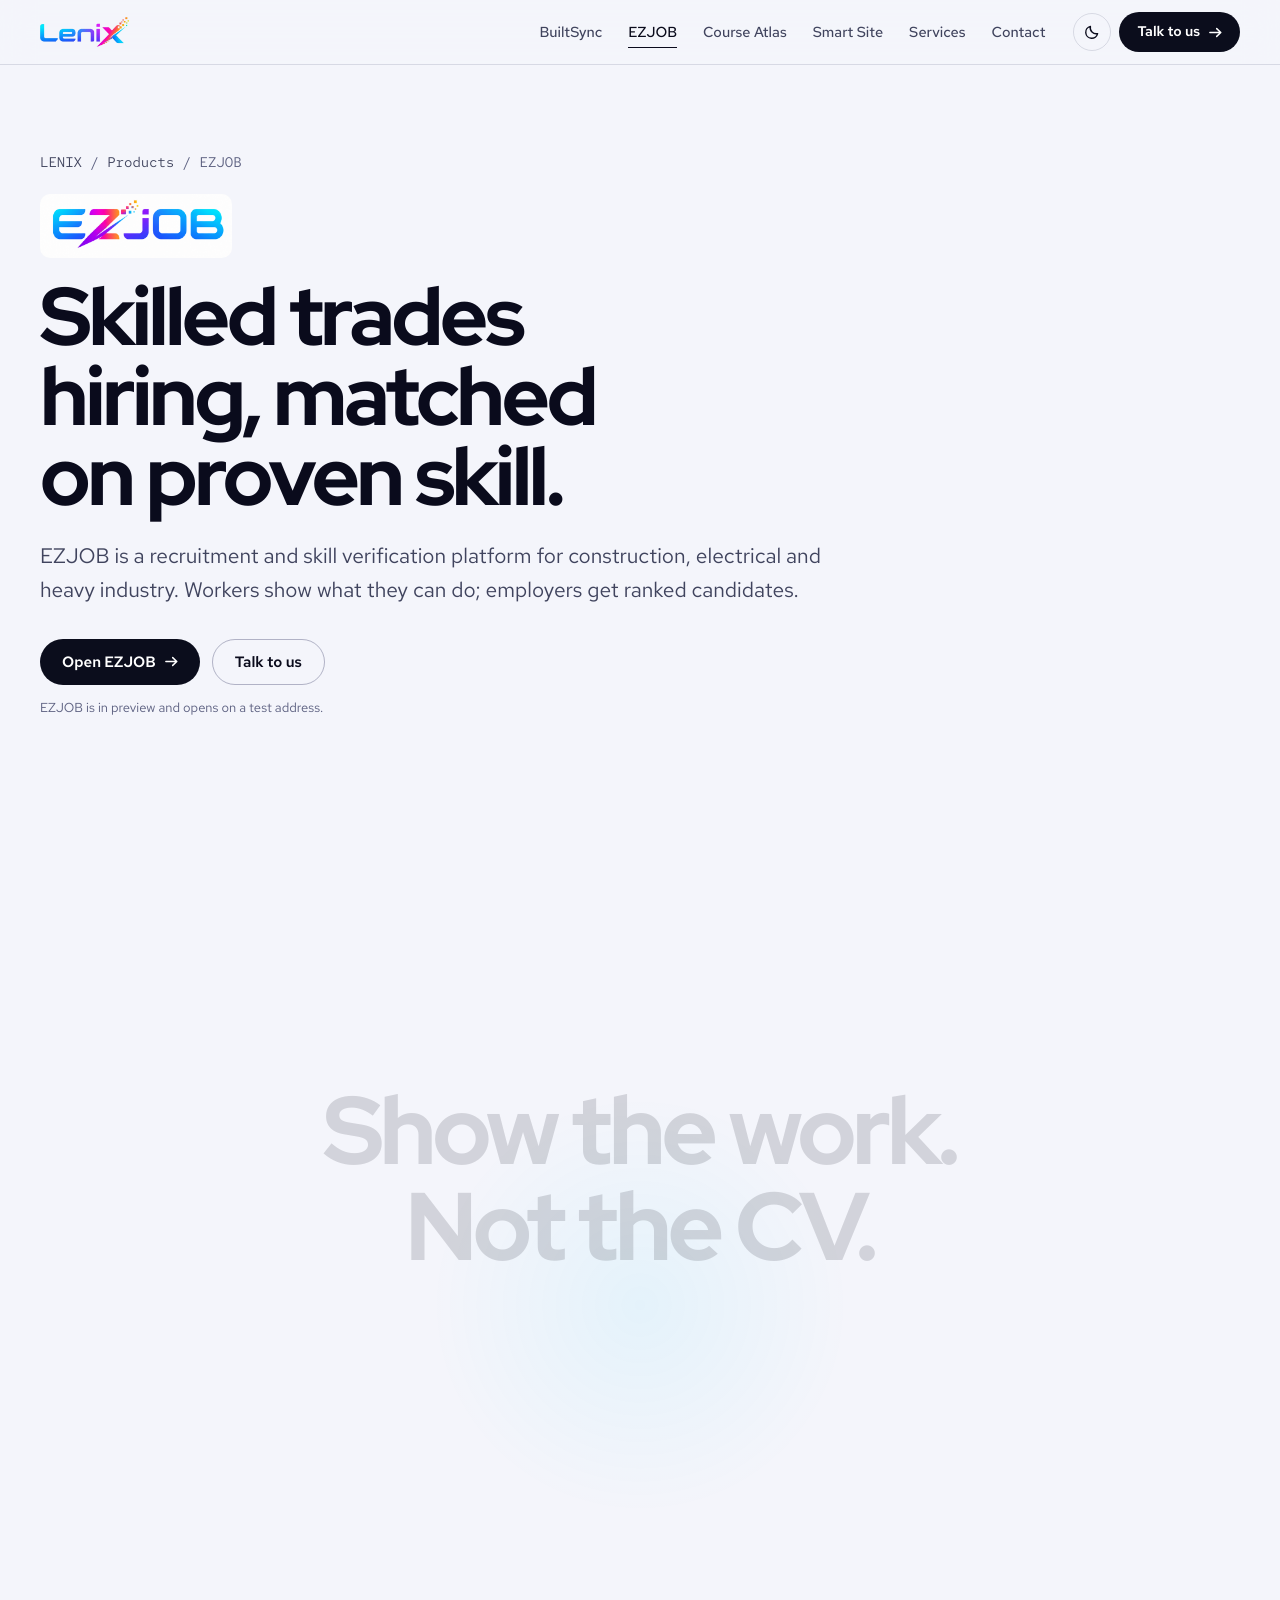
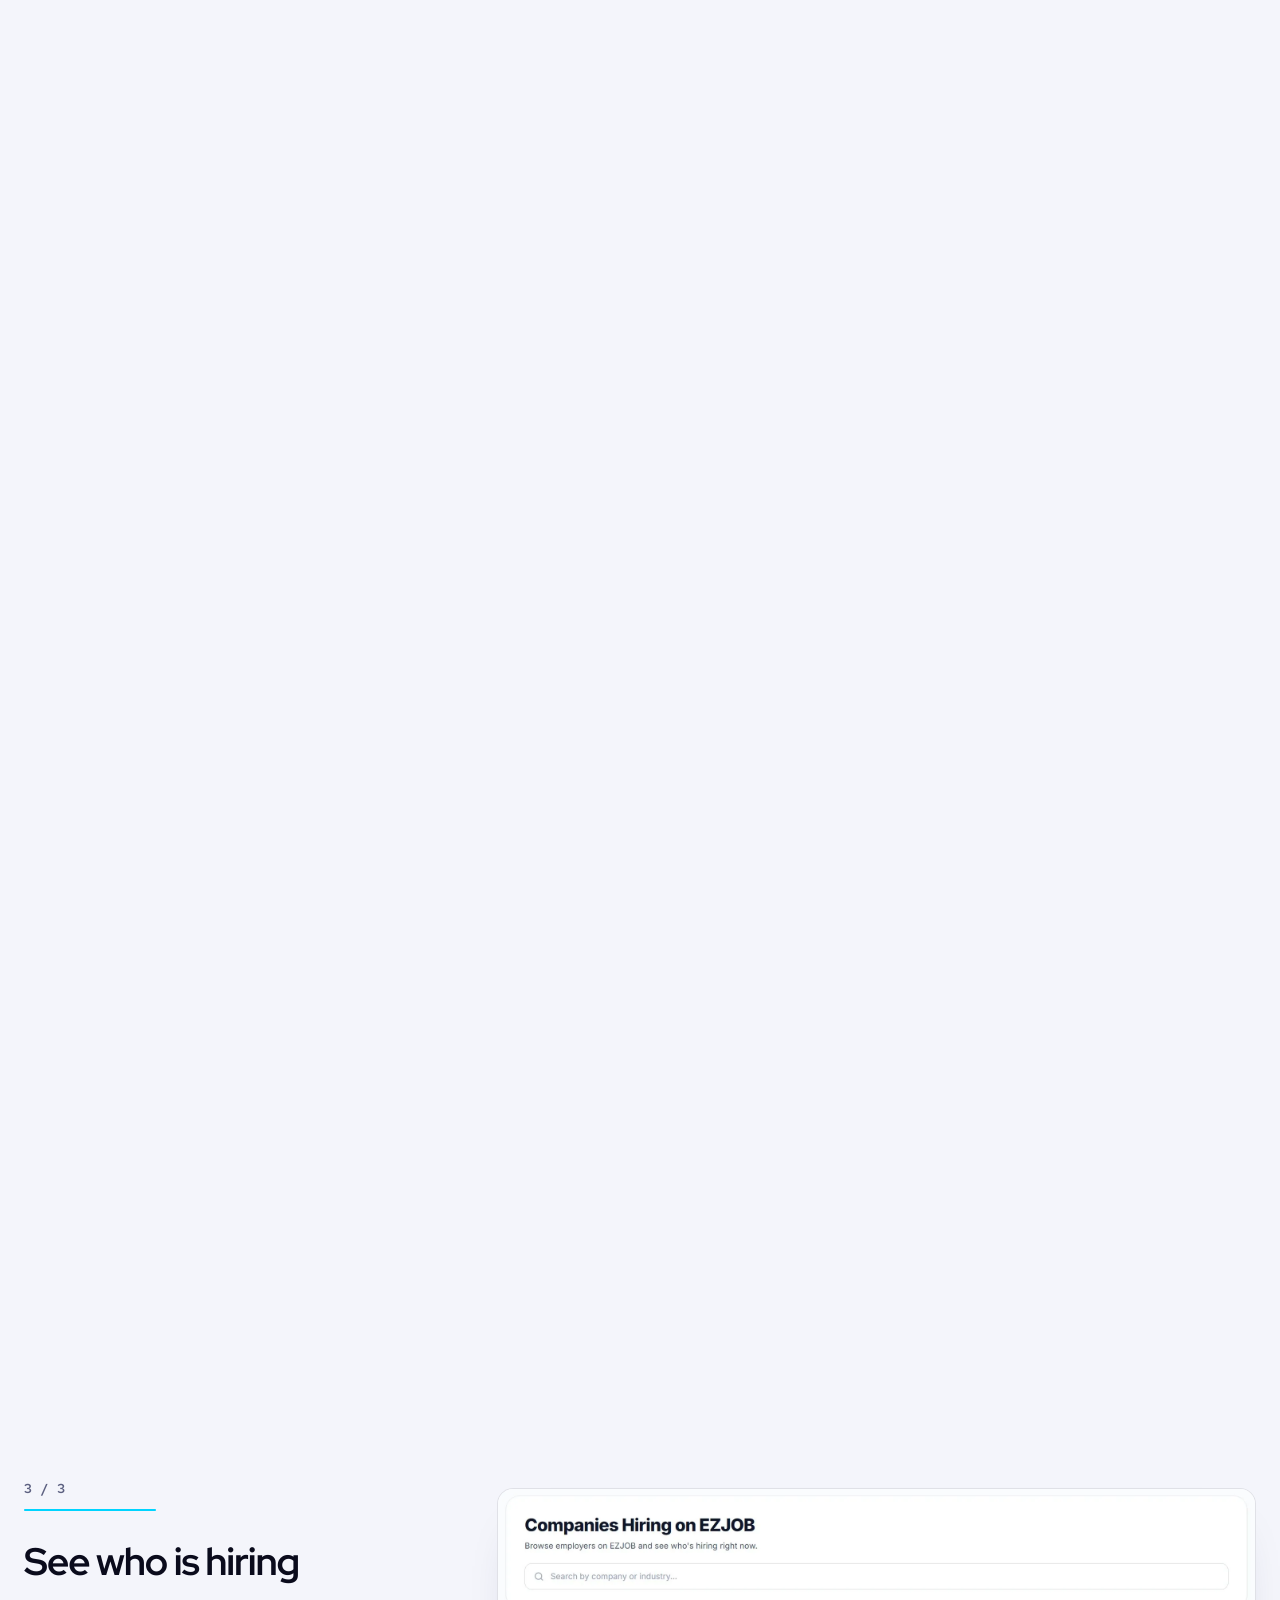
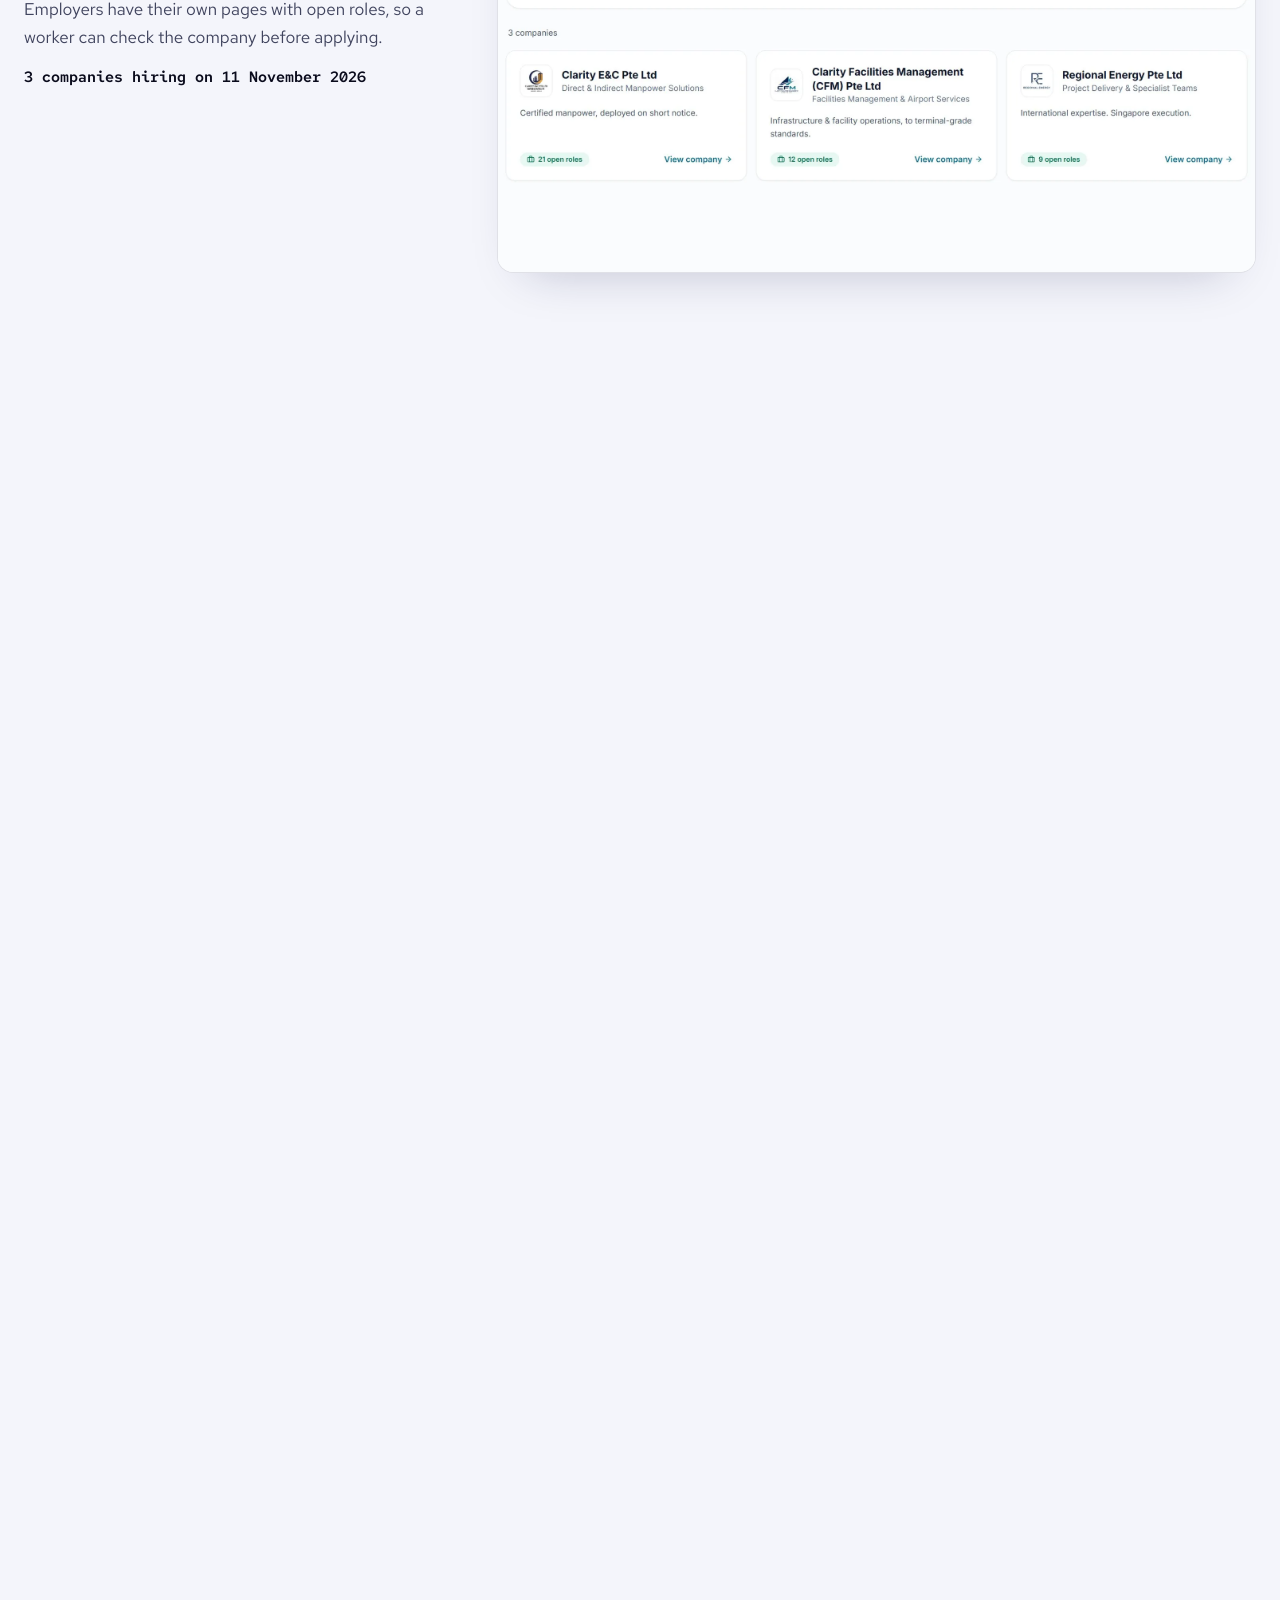
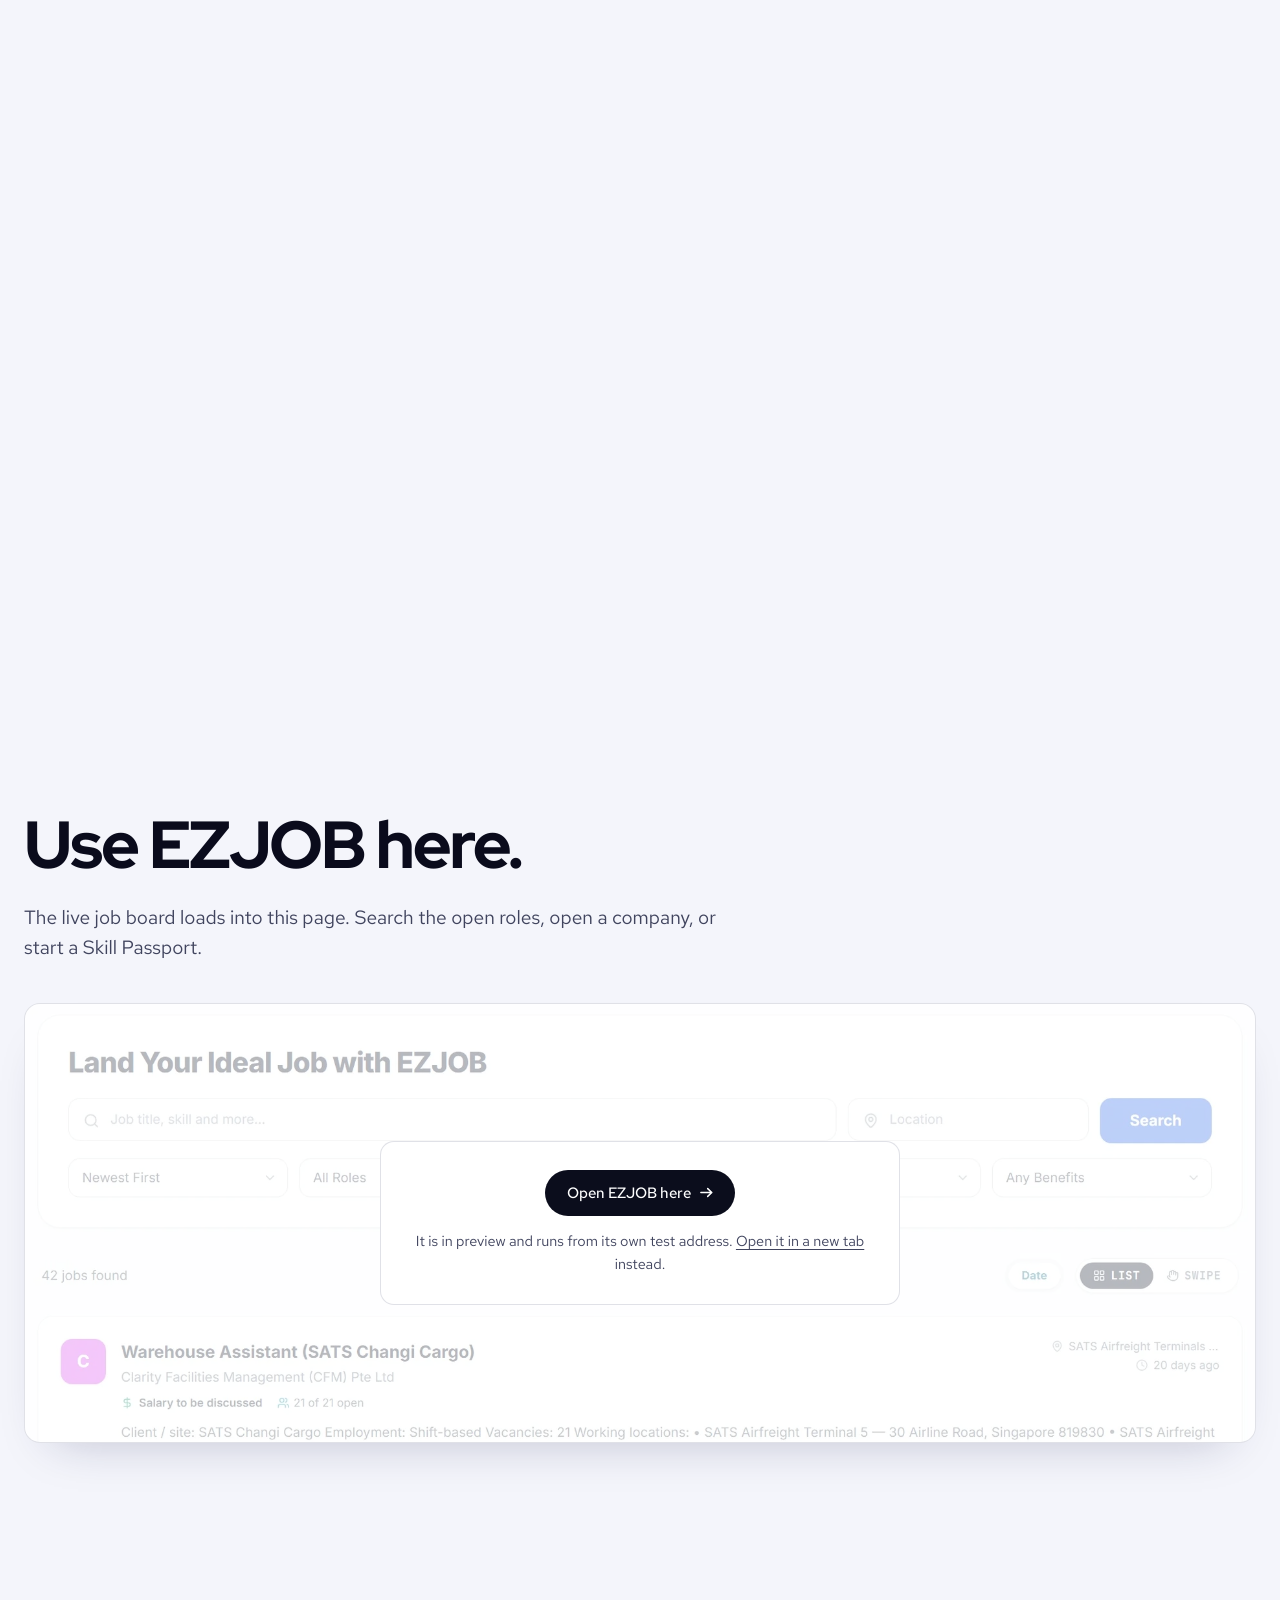
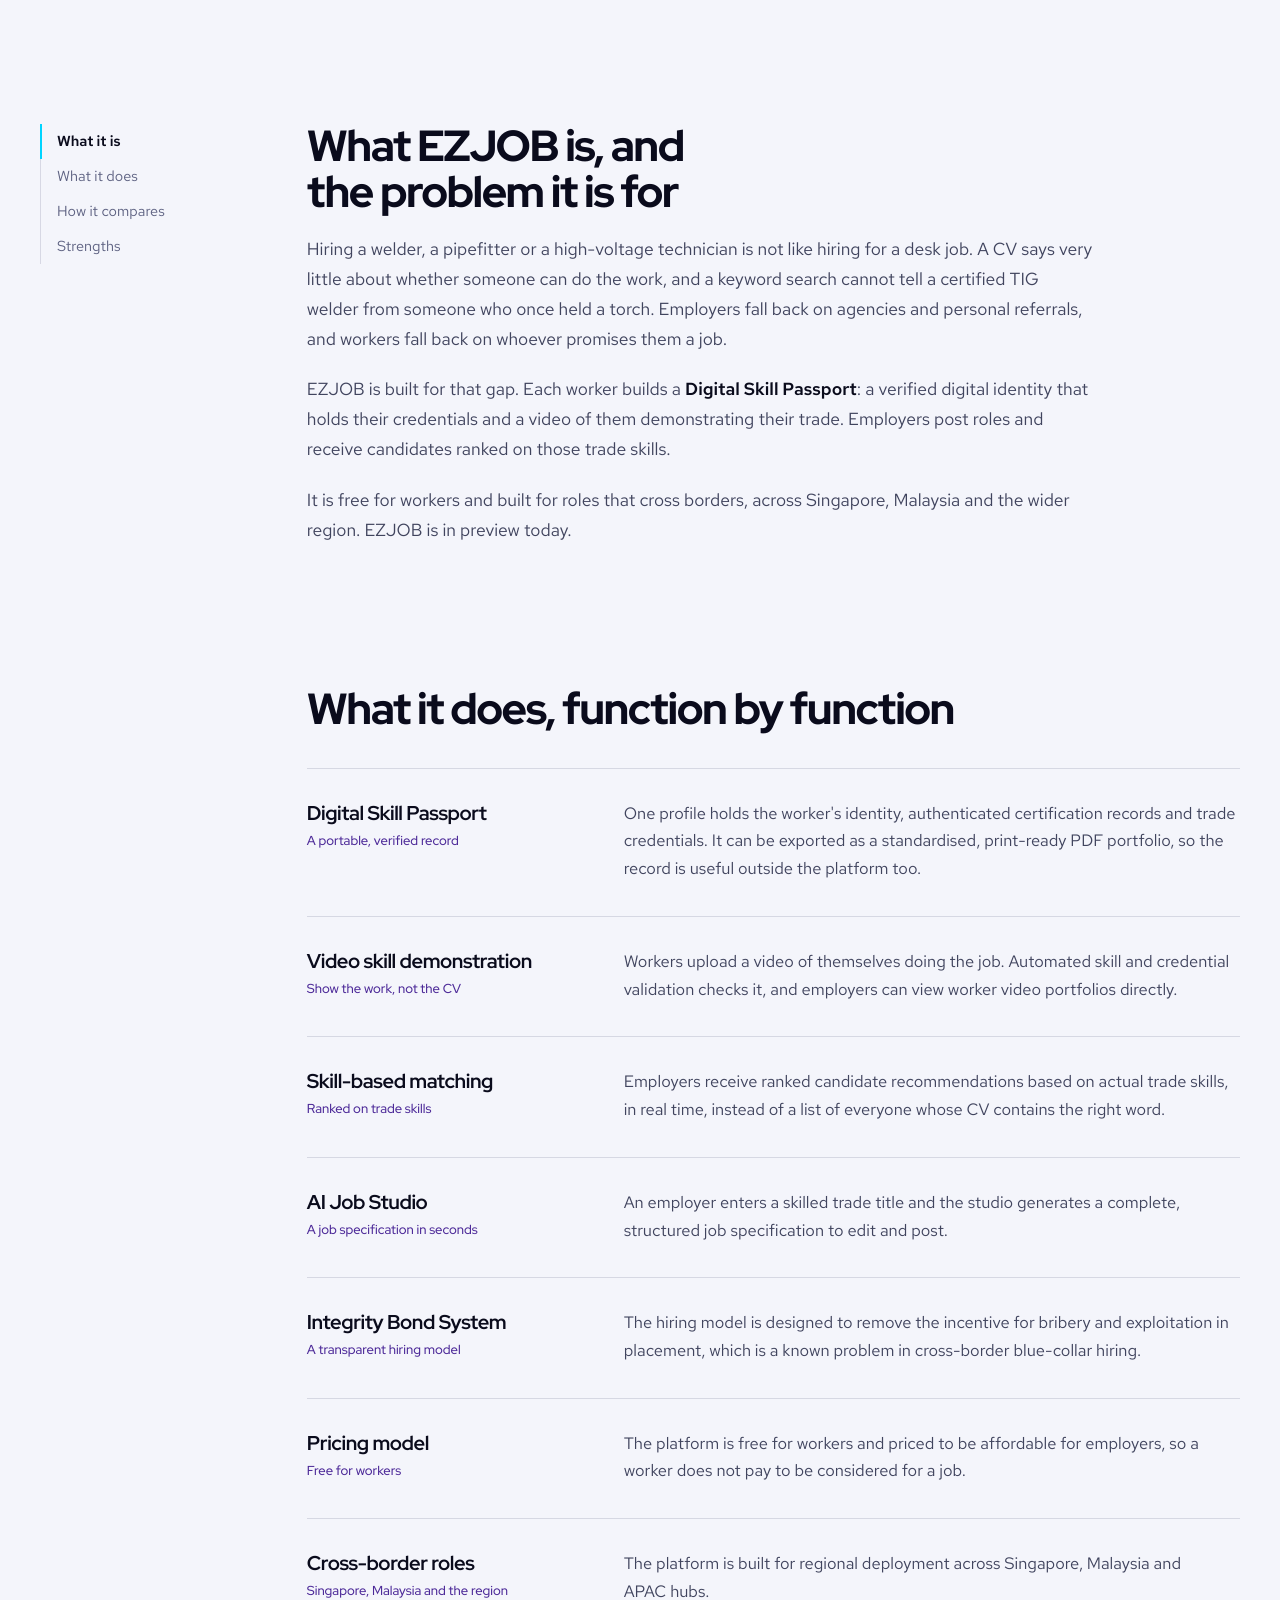
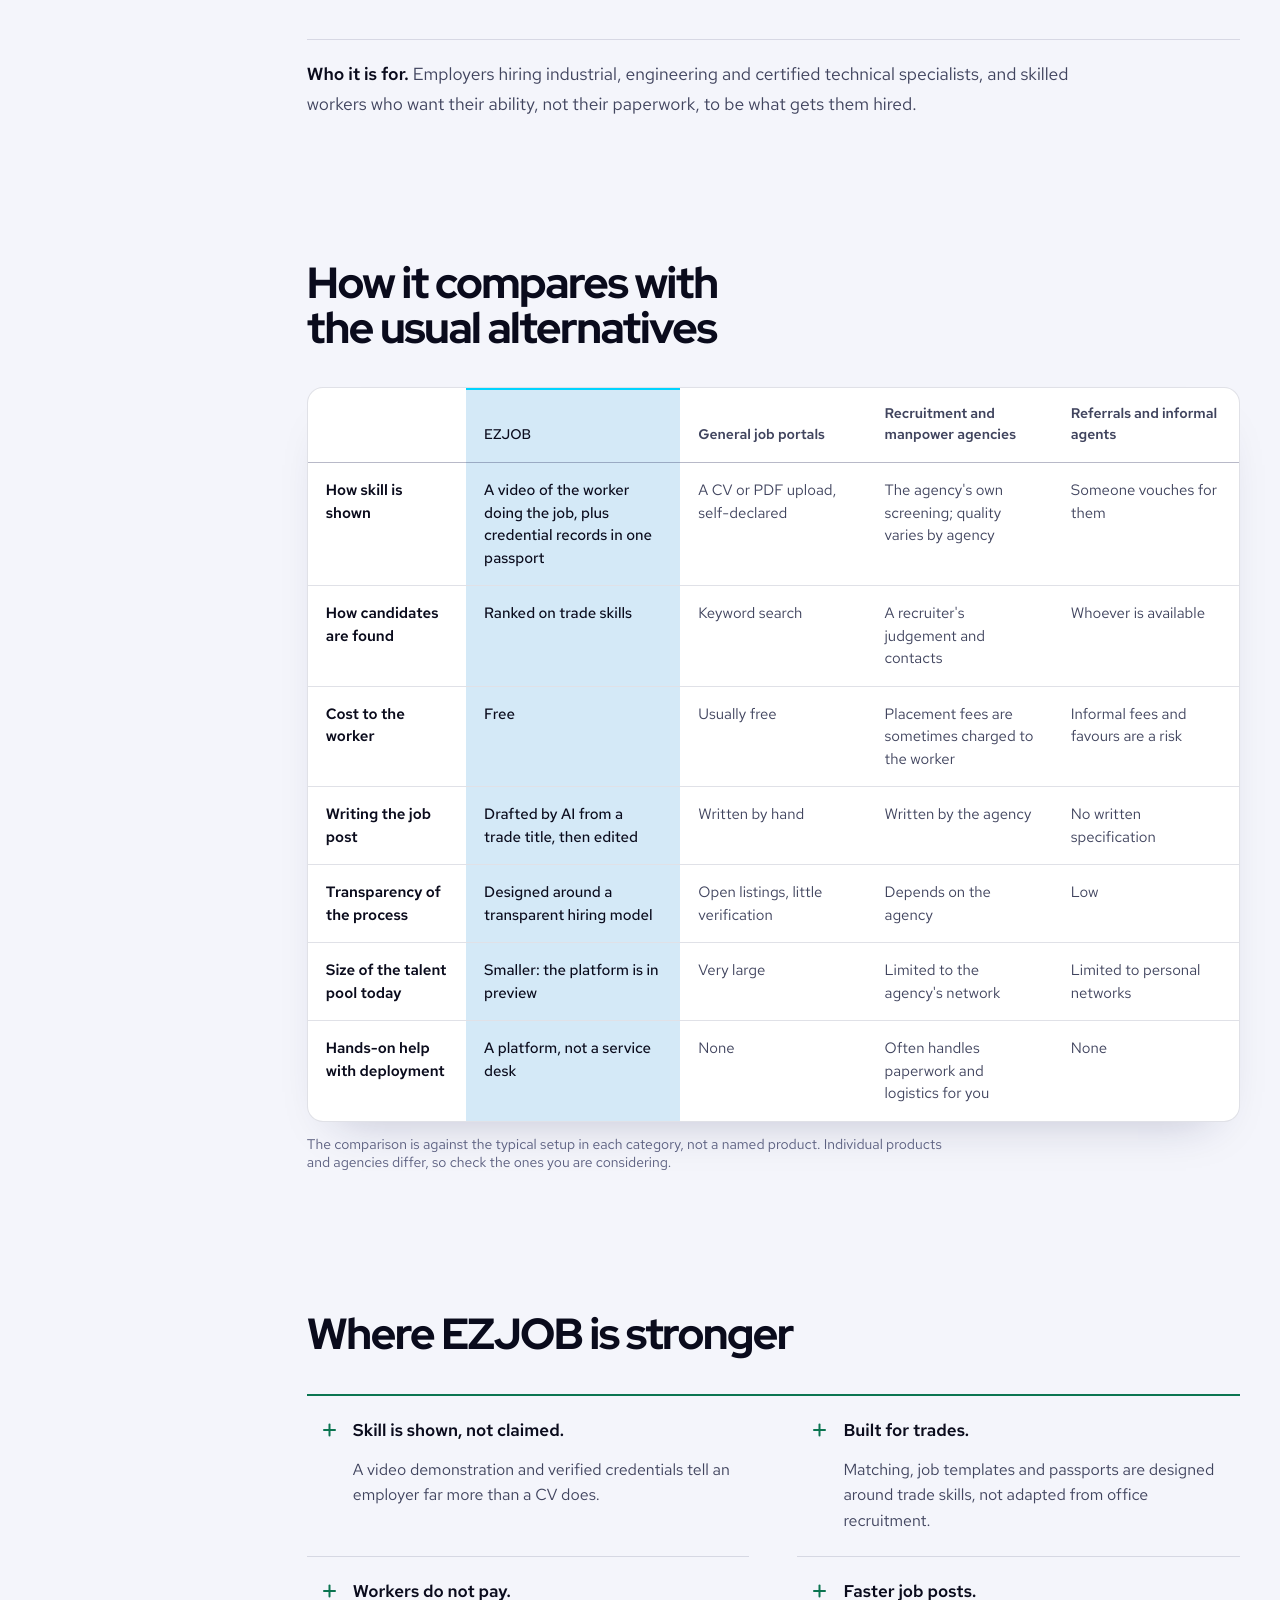
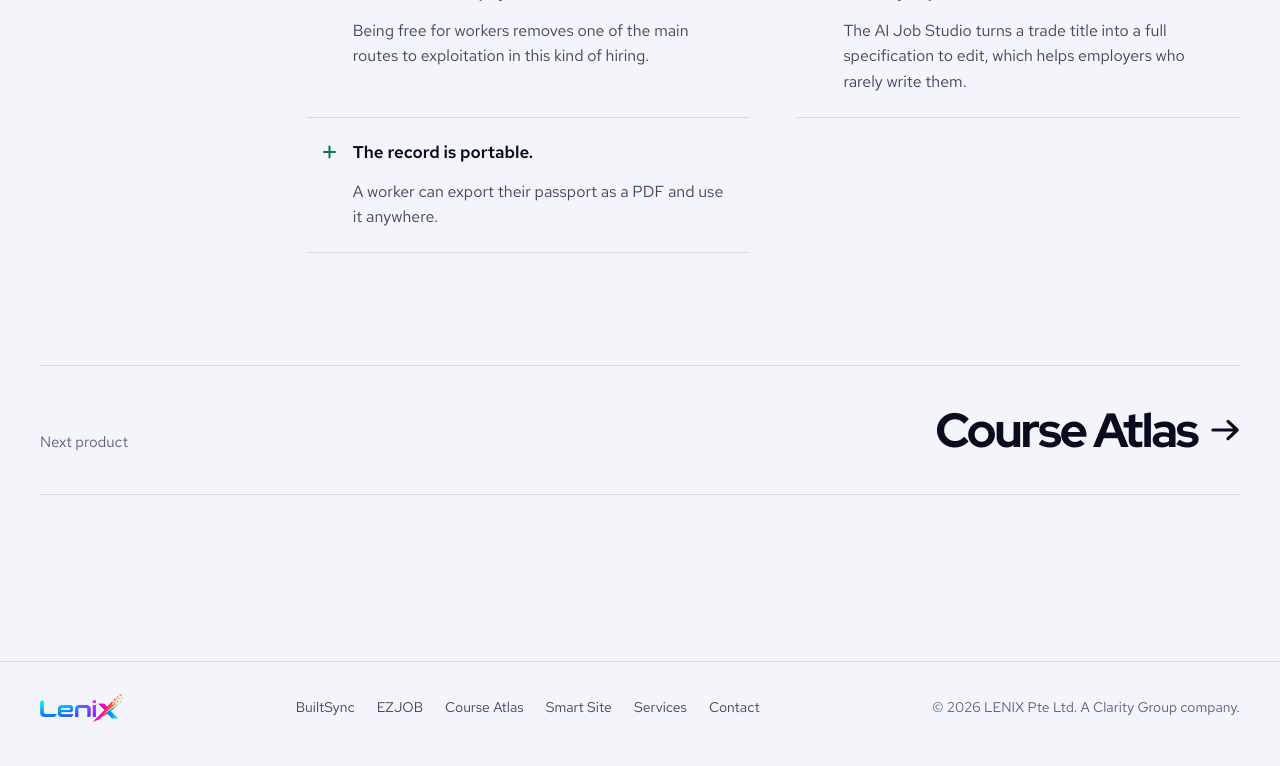
<file: ezjob.html>
<!DOCTYPE html>
<html lang="en">
<head>
<meta charset="utf-8">
<meta name="viewport" content="width=device-width, initial-scale=1, viewport-fit=cover">
<title>EZJOB by LENIX: skilled trades and technical talent matching</title>
<meta name="description" content="EZJOB matches skilled trades and technical workers with employers using a verified Digital Skill Passport. What it does, how it compares with job portals and agencies, and where it falls short.">
<script>
(function(){var t;try{t=localStorage.getItem('lenix-theme')}catch(e){}
if(t!=='light'&&t!=='dark'){t=window.matchMedia&&matchMedia('(prefers-color-scheme: light)').matches?'light':'dark'}
document.documentElement.setAttribute('data-theme',t);})();
</script>
<link rel="preconnect" href="https://fonts.googleapis.com">
<link rel="preconnect" href="https://fonts.gstatic.com" crossorigin>
<link href="https://fonts.googleapis.com/css2?family=Red+Hat+Display:wght@700;800&family=Red+Hat+Mono:wght@500&family=Red+Hat+Text:wght@400;500;600&display=swap" rel="stylesheet">
<link rel="stylesheet" href="assets/site.css">
<link rel="stylesheet" href="assets/showcase.css">
<link rel="stylesheet" href="assets/refine.css">
<script type="speculationrules">{"prefetch":[{"where":{"href_matches":"/*.html"},"eagerness":"moderate"}]}</script>
</head>
<body style="--c:var(--cyan)">
<div class="progress" aria-hidden="true"></div>
<header class="topbar" id="topbar">
  <div class="wrap bar">
    <a class="tb-logo" href="index.html" aria-label="LENIX home">
      <img decoding="async" class="on-dark" src="assets/logo-on-dark.png" alt="LENIX" width="628" height="220">
      <img decoding="async" class="on-light" src="assets/logo-on-light.png" alt="LENIX" width="655" height="220">
    </a>
    <nav class="tb-links" aria-label="Primary"><a href="builtsync.html">BuiltSync</a><a href="ezjob.html" aria-current="page">EZJOB</a><a href="courseatlas.html">Course Atlas</a><a href="smartsite.html">Smart Site</a><a href="index.html#services">Services</a><a href="index.html#contact">Contact</a></nav>
    <div class="tb-actions">
      <button class="icon-btn js-theme" type="button" aria-label="Switch theme"><svg class="i-sun" viewBox="0 0 16 16" fill="none" stroke="currentColor" stroke-width="1.4" stroke-linecap="round" aria-hidden="true"><circle cx="8" cy="8" r="3"/><path d="M8 1.2v1.6M8 13.2v1.6M1.2 8h1.6M13.2 8h1.6M3.2 3.2l1.1 1.1M11.7 11.7l1.1 1.1M3.2 12.8l1.1-1.1M11.7 4.3l1.1-1.1"/></svg><svg class="i-moon" viewBox="0 0 16 16" fill="none" stroke="currentColor" stroke-width="1.4" stroke-linecap="round" stroke-linejoin="round" aria-hidden="true"><path d="M13.6 9.6A6 6 0 0 1 6.4 2.4a6 6 0 1 0 7.2 7.2z"/></svg></button>
      <a class="pill solid sm" href="index.html#contact">Talk to us <svg class="arw" viewBox="0 0 12 10" fill="none" aria-hidden="true"><path d="M0.8 5h10M7.1 1.4 10.9 5l-3.8 3.6" stroke="currentColor" stroke-width="1.35" stroke-linecap="round" stroke-linejoin="round"/></svg></a>
      <button class="icon-btn tb-burger js-burger" type="button" aria-label="Open menu" aria-expanded="false" aria-controls="tbMenu"><span></span></button>
    </div>
  </div>
  <nav class="tb-menu wrap" id="tbMenu" aria-label="Mobile"><a href="builtsync.html">BuiltSync</a><a href="ezjob.html" aria-current="page">EZJOB</a><a href="courseatlas.html">Course Atlas</a><a href="smartsite.html">Smart Site</a><a href="index.html#services">Services</a><a href="index.html#contact">Contact</a></nav>
</header>

<main>
<section class="page-hero">
  <div class="wrap">
    <nav class="crumbs" aria-label="Breadcrumb"><a href="index.html">LENIX</a> / <a href="index.html#products">Products</a> / EZJOB</nav>
    <img decoding="async" class="p-logo band on-light" src="assets/logo-ezjob-light.png" alt="EZJOB logo"><img decoding="async" class="p-logo band on-dark" src="assets/logo-ezjob-dark.png" alt="EZJOB logo">
    <h1>Skilled trades hiring, matched on proven skill.</h1>
    <p class="lede">EZJOB is a recruitment and skill verification platform for construction, electrical and heavy industry. Workers show what they can do; employers get ranked candidates.</p>
    <div class="p-links"><a class="pill solid" href="https://lenix-ezjob.vercel.app/" target="_blank" rel="noopener">Open EZJOB <svg class="arw" viewBox="0 0 12 10" fill="none" aria-hidden="true"><path d="M0.8 5h10M7.1 1.4 10.9 5l-3.8 3.6" stroke="currentColor" stroke-width="1.35" stroke-linecap="round" stroke-linejoin="round"/></svg></a><a class="pill line" href="index.html#contact">Talk to us</a></div>
    <p class="note" style="margin-top:14px">EZJOB is in preview and opens on a test address.</p>
  </div>
</section>

<section class="chapter" data-pin style="--n:6"><div class="chapter-pin"><p class="chapter-words"><span style="--i:0">Show</span> <span style="--i:1">the</span> <span style="--i:2">work.</span> <span style="--i:3">Not</span> <span style="--i:4">the</span> <span style="--i:5">CV.</span></p></div></section>
<section class="scene" data-pin data-scene style="--steps:3">
  <div class="scene-pin"><div class="wrap scene-grid">
    <div><div class="scene-count" aria-hidden="true"></div><div class="scene-bar" aria-hidden="true"><i></i></div>
      <ol class="scene-steps"><li data-img="0"><h3>Search by trade, pay and country</h3><p>Workers filter live roles by role, salary, country and benefits, in a list or a swipe view.</p><span class="stat">42 jobs listed on 11 November 2026</span></li><li data-focus="0.42,0.86,1.7" data-img="0"><h3>Every job names its skills</h3><p>Each listing shows the employer, the openings left and the trade skills it needs, so the match is on skills and not on keywords.</p></li><li data-img="1"><h3>See who is hiring</h3><p>Employers have their own pages with open roles, so a worker can check the company before applying.</p><span class="stat">3 companies hiring on 11 November 2026</span></li></ol></div>
    <div class="stage"><img decoding="async" class="on" src="assets/shot-ez-jobs.webp" alt="EZJOB screen 1 of 2" width="1900" height="960"><img decoding="async" src="assets/shot-ez-companies.webp" alt="EZJOB screen 2 of 2" width="1900" height="960"></div>
  </div></div>
</section>
<section class="blk" id="live" style="padding-top:clamp(40px, 6vw, 80px)">
  <div class="wrap wide">
    <h2>Use EZJOB here.</h2>
    <p class="lede">The live job board loads into this page. Search the open roles, open a company, or start a Skill Passport.</p>
    <div class="embed tall" style="margin-top:40px">
      <img decoding="async" class="embed-poster" src="assets/shot-ez-jobs.webp" alt="" loading="lazy">
      <div class="embed-cta">
        <button type="button" class="pill solid js-embed" data-src="https://lenix-ezjob.vercel.app/" data-title="EZJOB live app">Open EZJOB here <svg class="arw" viewBox="0 0 12 10" fill="none" aria-hidden="true"><path d="M0.8 5h10M7.1 1.4 10.9 5l-3.8 3.6" stroke="currentColor" stroke-width="1.35" stroke-linecap="round" stroke-linejoin="round"/></svg></button>
        <p>It is in preview and runs from its own test address. <a href="https://lenix-ezjob.vercel.app/" target="_blank" rel="noopener">Open it in a new tab</a> instead.</p>
      </div>
    </div>
  </div>
</section>

<div class="wrap doc">
  <nav class="toc" aria-label="On this page">
    <a href="#what">What it is</a>
    <a href="#functions">What it does</a>
    <a href="#compare">How it compares</a>
    <a href="#verdict">Strengths</a>
    
  </nav>
  <div>
    <section class="sec" id="what">
      <h2>What EZJOB is, and the problem it is for</h2>
      <div class="prose"><p>Hiring a welder, a pipefitter or a high-voltage technician is not like hiring for a desk job. A CV says very little about whether someone can do the work, and a keyword search cannot tell a certified TIG welder from someone who once held a torch. Employers fall back on agencies and personal referrals, and workers fall back on whoever promises them a job.</p><p>EZJOB is built for that gap. Each worker builds a <strong>Digital Skill Passport</strong>: a verified digital identity that holds their credentials and a video of them demonstrating their trade. Employers post roles and receive candidates ranked on those trade skills.</p><p>It is free for workers and built for roles that cross borders, across Singapore, Malaysia and the wider region. EZJOB is in preview today.</p></div>
      
    </section>

    <section class="sec" id="functions">
      <h2>What it does, function by function</h2>
      <dl class="fn"><div><dt>Digital Skill Passport<small>A portable, verified record</small></dt><dd>One profile holds the worker&#x27;s identity, authenticated certification records and trade credentials. It can be exported as a standardised, print-ready PDF portfolio, so the record is useful outside the platform too.</dd></div><div><dt>Video skill demonstration<small>Show the work, not the CV</small></dt><dd>Workers upload a video of themselves doing the job. Automated skill and credential validation checks it, and employers can view worker video portfolios directly.</dd></div><div><dt>Skill-based matching<small>Ranked on trade skills</small></dt><dd>Employers receive ranked candidate recommendations based on actual trade skills, in real time, instead of a list of everyone whose CV contains the right word.</dd></div><div><dt>AI Job Studio<small>A job specification in seconds</small></dt><dd>An employer enters a skilled trade title and the studio generates a complete, structured job specification to edit and post.</dd></div><div><dt>Integrity Bond System<small>A transparent hiring model</small></dt><dd>The hiring model is designed to remove the incentive for bribery and exploitation in placement, which is a known problem in cross-border blue-collar hiring.</dd></div><div><dt>Pricing model<small>Free for workers</small></dt><dd>The platform is free for workers and priced to be affordable for employers, so a worker does not pay to be considered for a job.</dd></div><div><dt>Cross-border roles<small>Singapore, Malaysia and the region</small></dt><dd>The platform is built for regional deployment across Singapore, Malaysia and APAC hubs.</dd></div></dl>
      <div class="prose"><p><strong>Who it is for.</strong> Employers hiring industrial, engineering and certified technical specialists, and skilled workers who want their ability, not their paperwork, to be what gets them hired.</p></div>
    </section>

    <section class="sec" id="compare">
      <h2>How it compares with the usual alternatives</h2>
      <div class="tbl-wrap" role="region" aria-label="Comparison table" tabindex="0">
        <table class="cmp">
          <thead><tr><th scope="col"><span class="sr">Criterion</span></th><th scope="col" class="us">EZJOB</th><th scope="col">General job portals</th><th scope="col">Recruitment and manpower agencies</th><th scope="col">Referrals and informal agents</th></tr></thead>
          <tbody class="stagger"><tr><th scope="row">How skill is shown</th><td class="us">A video of the worker doing the job, plus credential records in one passport</td><td>A CV or PDF upload, self-declared</td><td>The agency&#x27;s own screening; quality varies by agency</td><td>Someone vouches for them</td></tr><tr><th scope="row">How candidates are found</th><td class="us">Ranked on trade skills</td><td>Keyword search</td><td>A recruiter&#x27;s judgement and contacts</td><td>Whoever is available</td></tr><tr><th scope="row">Cost to the worker</th><td class="us">Free</td><td>Usually free</td><td>Placement fees are sometimes charged to the worker</td><td>Informal fees and favours are a risk</td></tr><tr><th scope="row">Writing the job post</th><td class="us">Drafted by AI from a trade title, then edited</td><td>Written by hand</td><td>Written by the agency</td><td>No written specification</td></tr><tr><th scope="row">Transparency of the process</th><td class="us">Designed around a transparent hiring model</td><td>Open listings, little verification</td><td>Depends on the agency</td><td>Low</td></tr><tr><th scope="row">Size of the talent pool today</th><td class="us">Smaller: the platform is in preview</td><td>Very large</td><td>Limited to the agency&#x27;s network</td><td>Limited to personal networks</td></tr><tr><th scope="row">Hands-on help with deployment</th><td class="us">A platform, not a service desk</td><td>None</td><td>Often handles paperwork and logistics for you</td><td>None</td></tr></tbody>
        </table>
      </div>
      <p class="tbl-note">The comparison is against the typical setup in each category, not a named product. Individual products and agencies differ, so check the ones you are considering.</p>
    </section>

    <section class="sec" id="verdict">
      <h2>Where EZJOB is stronger</h2>
      <div class="verdict solo">
        <div class="pro"><ul><li><b>Skill is shown, not claimed.</b> A video demonstration and verified credentials tell an employer far more than a CV does.</li><li><b>Built for trades.</b> Matching, job templates and passports are designed around trade skills, not adapted from office recruitment.</li><li><b>Workers do not pay.</b> Being free for workers removes one of the main routes to exploitation in this kind of hiring.</li><li><b>Faster job posts.</b> The AI Job Studio turns a trade title into a full specification to edit, which helps employers who rarely write them.</li><li><b>The record is portable.</b> A worker can export their passport as a PDF and use it anywhere.</li></ul></div>
      </div>
    </section>

  </div>
</div>

<div class="wrap">
  <a class="next" href="courseatlas.html"><span>Next product</span><strong>Course Atlas <svg class="arw" viewBox="0 0 12 10" fill="none" aria-hidden="true"><path d="M0.8 5h10M7.1 1.4 10.9 5l-3.8 3.6" stroke="currentColor" stroke-width="1.35" stroke-linecap="round" stroke-linejoin="round"/></svg></strong></a>
</div>
</main>
<footer>
  <div class="wrap">
    <a href="index.html" aria-label="LENIX home">
      <img decoding="async" class="on-dark" src="assets/logo-on-dark.png" alt="LENIX" width="628" height="220">
      <img decoding="async" class="on-light" src="assets/logo-on-light.png" alt="LENIX" width="655" height="220">
    </a>
    <nav aria-label="Footer">
      <a href="builtsync.html">BuiltSync</a><a href="ezjob.html">EZJOB</a><a href="courseatlas.html">Course Atlas</a><a href="smartsite.html">Smart Site</a>
      <a href="index.html#services">Services</a><a href="index.html#contact">Contact</a>
    </nav>
    <span>&copy; 2026 LENIX Pte Ltd. A Clarity Group company.</span>
  </div>
</footer>
<script src="assets/site.js"></script>
</body>
</html>
</file>
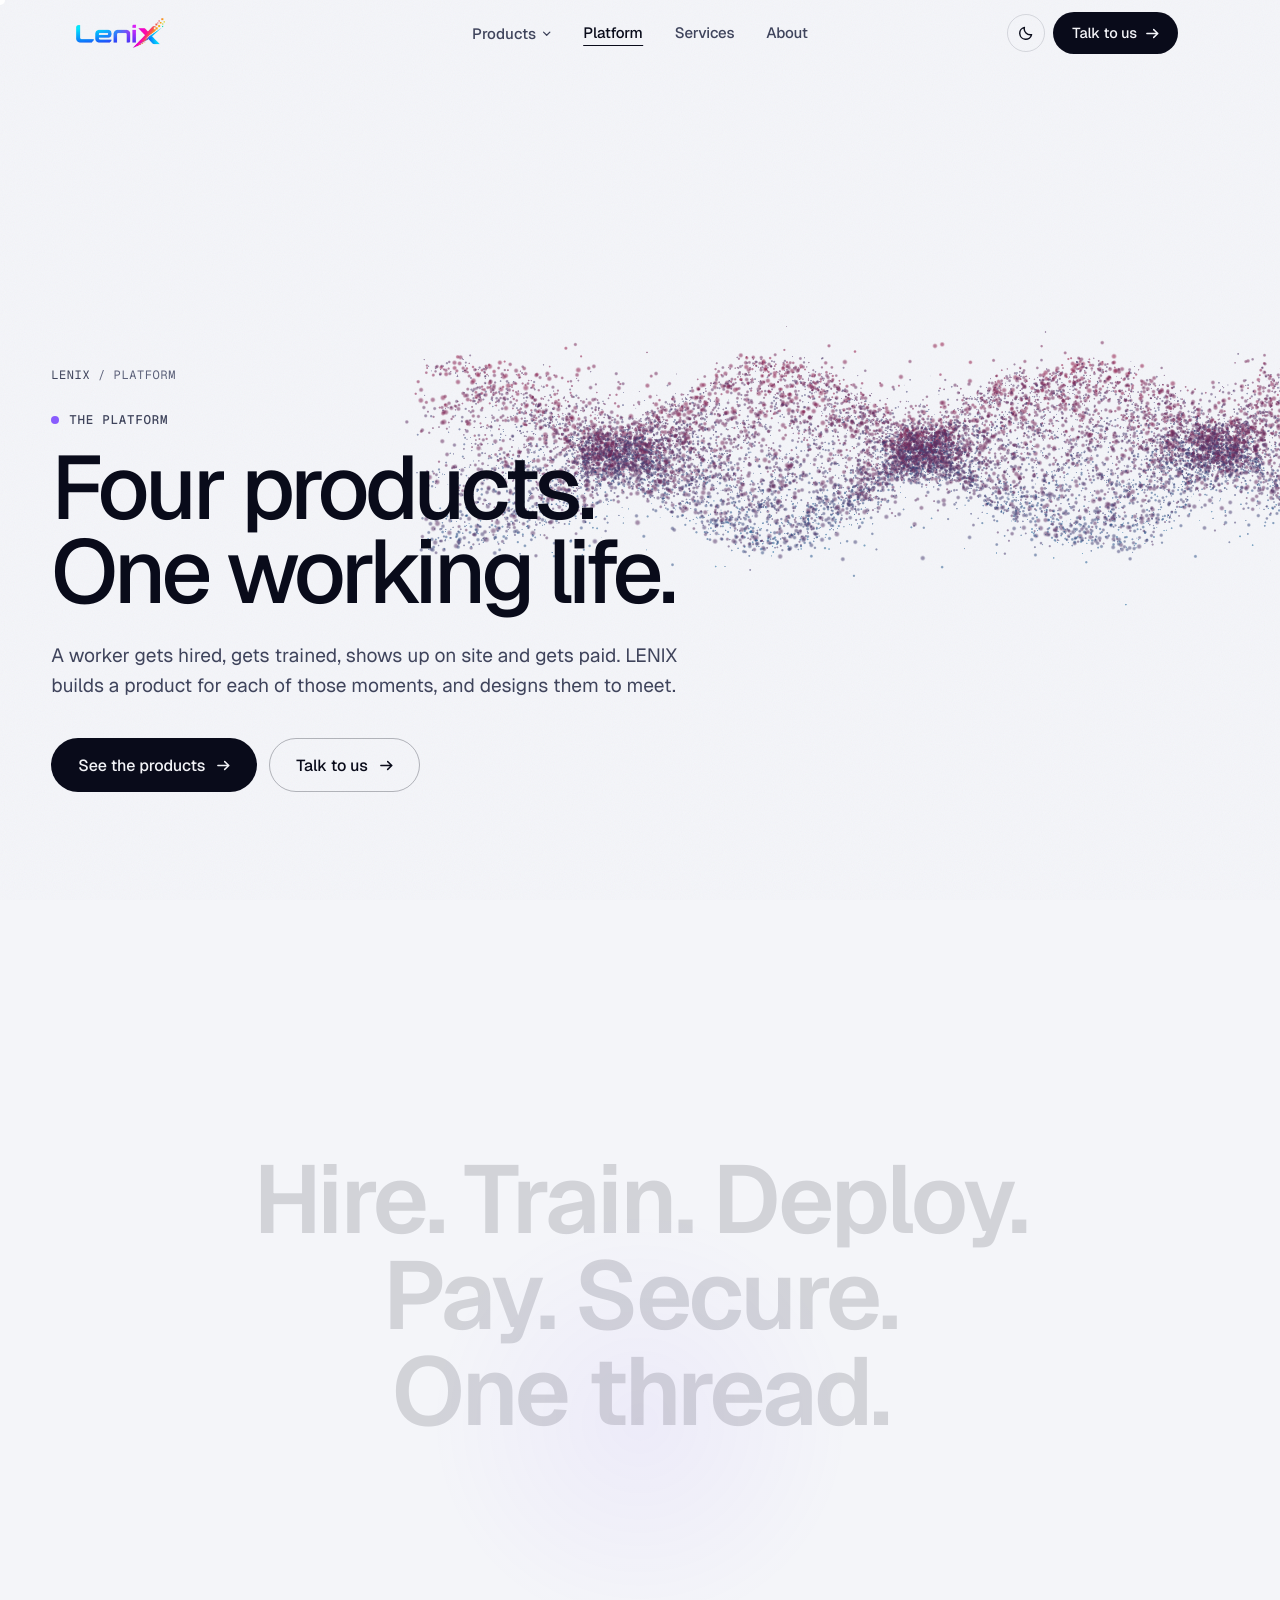
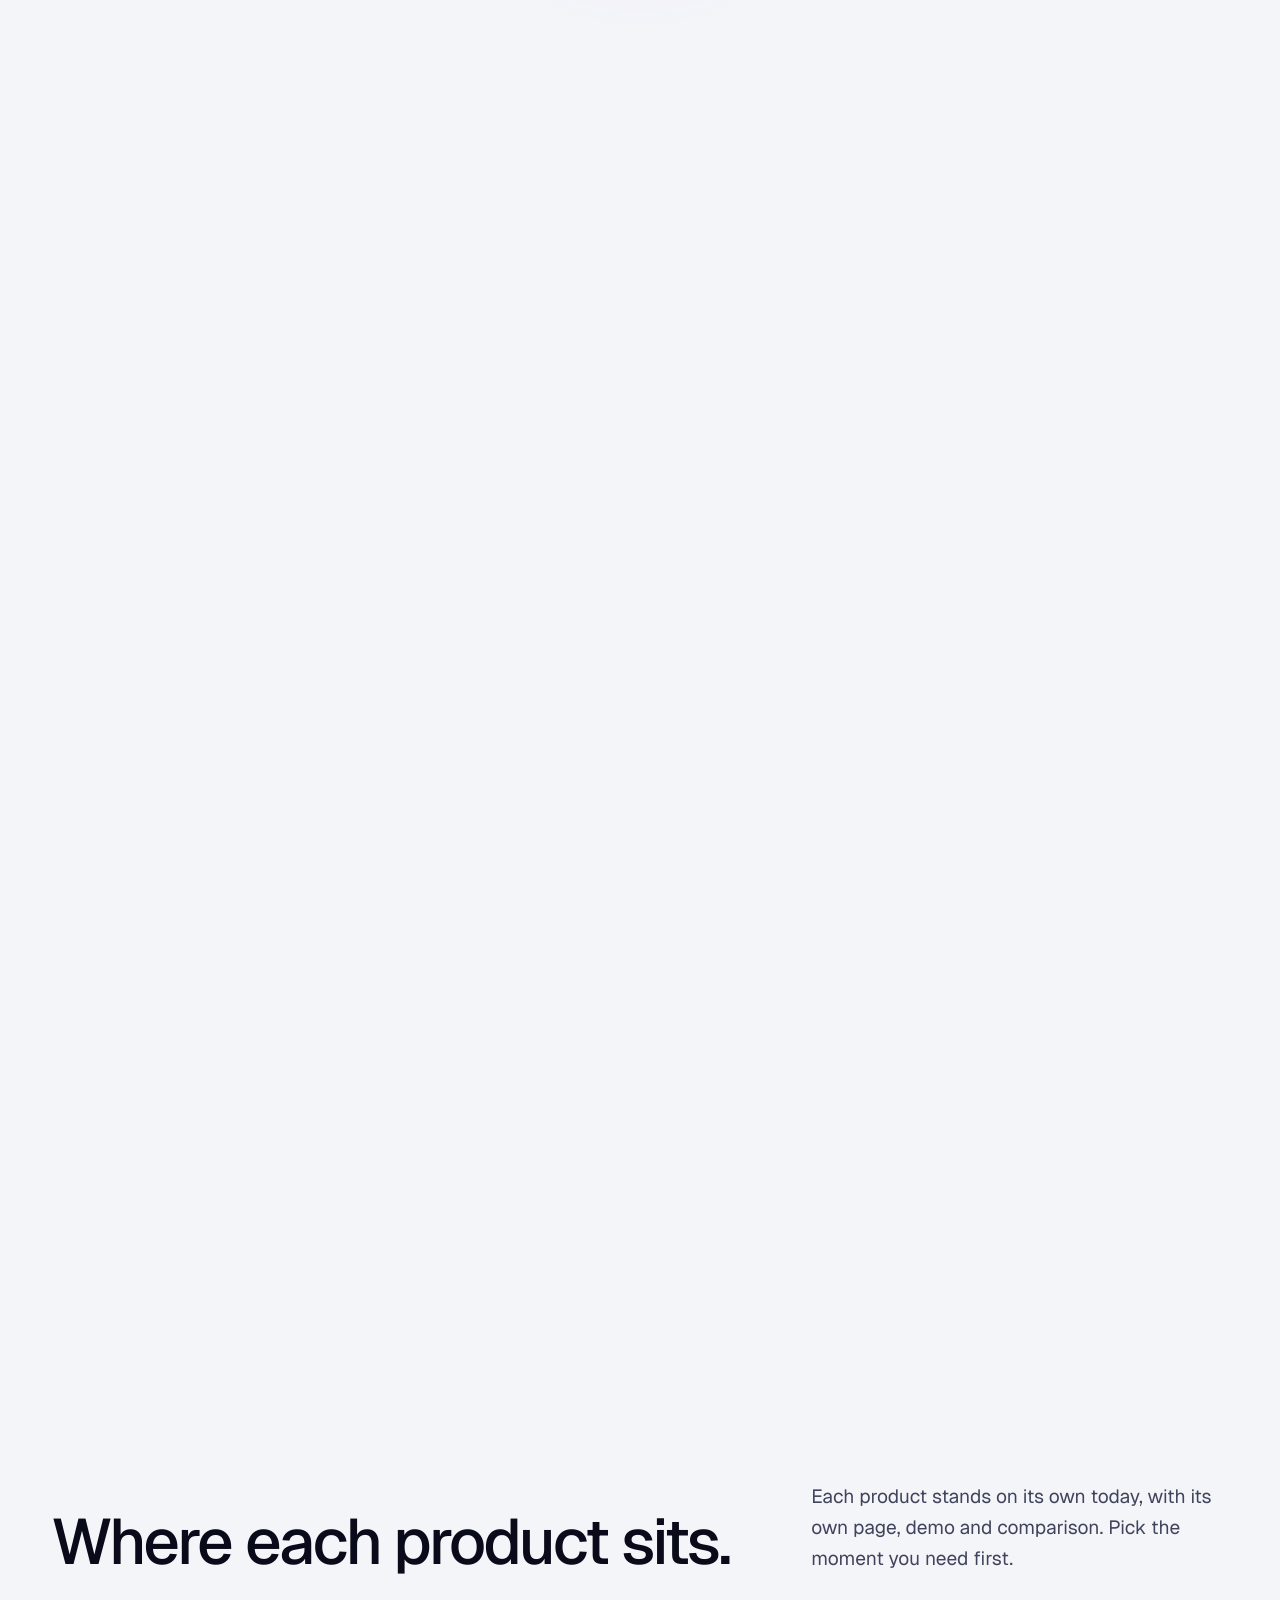
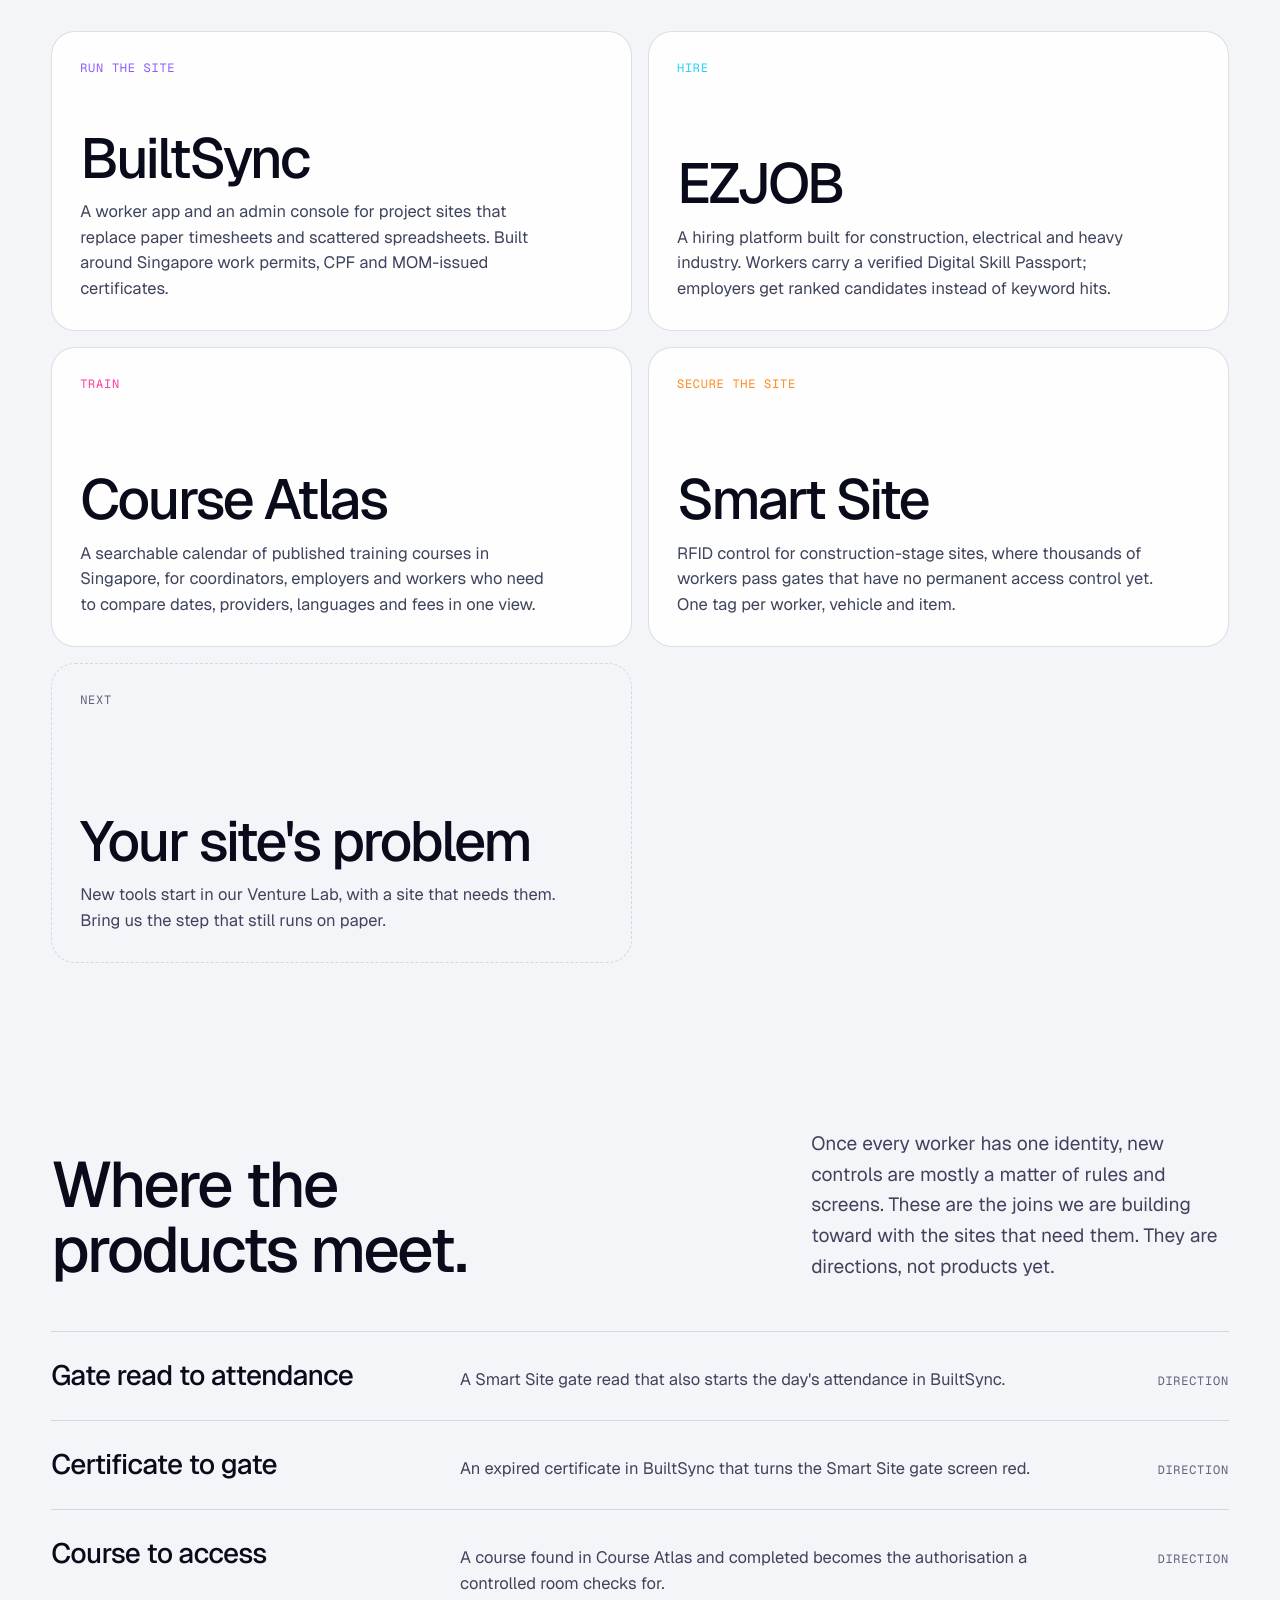
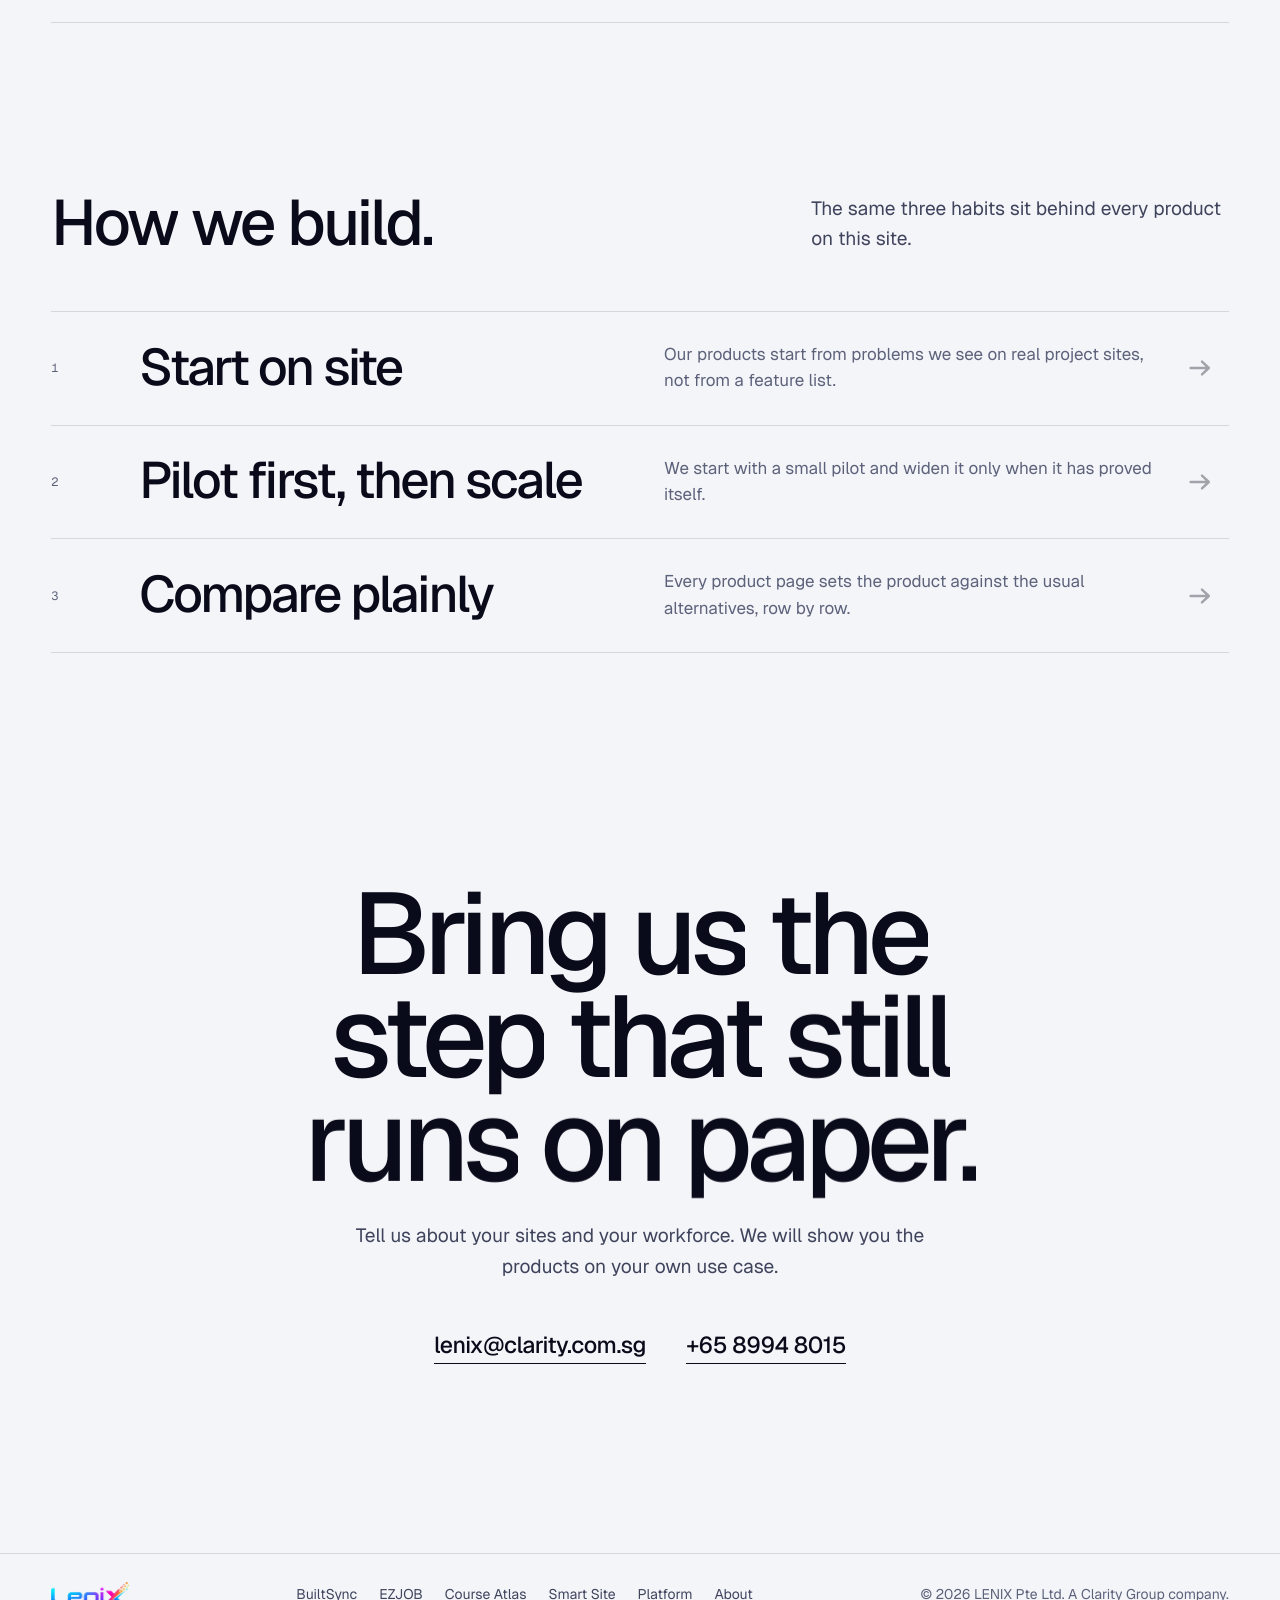
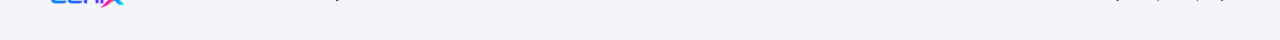
<file: platform.html>
<!DOCTYPE html>
<html lang="en">
<head>
<meta charset="utf-8">
<meta name="viewport" content="width=device-width, initial-scale=1, viewport-fit=cover">
<title>LENIX Platform | Four products, one working life</title>
<meta name="description" content="How the LENIX products fit together: EZJOB for hiring, Course Atlas for training, BuiltSync for running the site and Smart Site for securing it.">
<script>
(function(){var d=document.documentElement,t;try{t=localStorage.getItem('lenix-theme')}catch(e){}
if(t!=='light'&&t!=='dark'){t=window.matchMedia&&matchMedia('(prefers-color-scheme: light)').matches?'light':'dark'}
d.setAttribute('data-theme',t);
if(!(window.matchMedia&&matchMedia('(prefers-reduced-motion: reduce)').matches)){d.classList.add('enter');
try{if(!sessionStorage.getItem('lenix-seen')){d.classList.add('first');sessionStorage.setItem('lenix-seen','1')}}catch(e){}}
})();
</script>
<link rel="preconnect" href="https://fonts.googleapis.com">
<link rel="preconnect" href="https://fonts.gstatic.com" crossorigin>
<link href="https://fonts.googleapis.com/css2?family=Geist:wght@300;400;500;600&family=Geist+Mono:wght@400;500&display=swap" rel="stylesheet">
<link rel="stylesheet" href="assets/site.css">
<link rel="stylesheet" href="assets/showcase.css">
<link rel="stylesheet" href="assets/app.css">
</head>
<body style="--c:var(--violet)">
<canvas id="gl" aria-hidden="true"></canvas>
<div class="grain" aria-hidden="true"></div>
<div class="veil" aria-hidden="true"><img src="assets/logo-on-dark.png" class="on-dark" alt=""><img src="assets/logo-on-light.png" class="on-light" alt=""><b>0</b></div>
<div class="cur" aria-hidden="true"><i></i><span></span></div>
<div class="progress" aria-hidden="true"></div>
<header class="nav" id="nav">
  <div class="nav-in">
    <a class="nav-logo" href="index.html" aria-label="LENIX home"><img class="on-dark" src="assets/logo-on-dark.png" alt="LENIX" width="628" height="220"><img class="on-light" src="assets/logo-on-light.png" alt="LENIX" width="655" height="220"></a>
    <nav class="nav-links" aria-label="Primary">
      <div class="nav-dd">
        <button type="button" aria-expanded="false" aria-haspopup="true">Products <svg viewBox="0 0 10 10" fill="none" aria-hidden="true"><path d="M1.5 3.5 5 7l3.5-3.5" stroke="currentColor" stroke-width="1.4" stroke-linecap="round" stroke-linejoin="round"/></svg></button>
        <div class="nav-panel"><a href="builtsync.html" style="--c:var(--violet)"><i></i><span><b>BuiltSync</b><small>Workforce OS for project sites</small></span><svg class="arw" viewBox="0 0 12 10" fill="none" aria-hidden="true"><path d="M0.8 5h10M7.1 1.4 10.9 5l-3.8 3.6" stroke="currentColor" stroke-width="1.35" stroke-linecap="round" stroke-linejoin="round"/></svg></a><a href="ezjob.html" style="--c:var(--cyan)"><i></i><span><b>EZJOB</b><small>Skilled trades and technical talent matching</small></span><svg class="arw" viewBox="0 0 12 10" fill="none" aria-hidden="true"><path d="M0.8 5h10M7.1 1.4 10.9 5l-3.8 3.6" stroke="currentColor" stroke-width="1.35" stroke-linecap="round" stroke-linejoin="round"/></svg></a><a href="courseatlas.html" style="--c:var(--magenta)"><i></i><span><b>Course Atlas</b><small>Singapore training course calendar</small></span><svg class="arw" viewBox="0 0 12 10" fill="none" aria-hidden="true"><path d="M0.8 5h10M7.1 1.4 10.9 5l-3.8 3.6" stroke="currentColor" stroke-width="1.35" stroke-linecap="round" stroke-linejoin="round"/></svg></a><a href="smartsite.html" style="--c:var(--orange)"><i></i><span><b>Smart Site</b><small>RFID control for workers, vehicles and materials</small></span><svg class="arw" viewBox="0 0 12 10" fill="none" aria-hidden="true"><path d="M0.8 5h10M7.1 1.4 10.9 5l-3.8 3.6" stroke="currentColor" stroke-width="1.35" stroke-linecap="round" stroke-linejoin="round"/></svg></a><p>More products are on the way.</p></div>
      </div>
      <a href="platform.html" aria-current="page">Platform</a><a href="index.html#services">Services</a><a href="about.html">About</a>
    </nav>
    <div class="nav-act">
      <button class="icon-btn js-theme" type="button" aria-label="Switch theme"><svg class="i-sun" viewBox="0 0 16 16" fill="none" stroke="currentColor" stroke-width="1.4" stroke-linecap="round" aria-hidden="true"><circle cx="8" cy="8" r="3"/><path d="M8 1.2v1.6M8 13.2v1.6M1.2 8h1.6M13.2 8h1.6M3.2 3.2l1.1 1.1M11.7 11.7l1.1 1.1M3.2 12.8l1.1-1.1M11.7 4.3l1.1-1.1"/></svg><svg class="i-moon" viewBox="0 0 16 16" fill="none" stroke="currentColor" stroke-width="1.4" stroke-linecap="round" stroke-linejoin="round" aria-hidden="true"><path d="M13.6 9.6A6 6 0 0 1 6.4 2.4a6 6 0 1 0 7.2 7.2z"/></svg></button>
      <a class="btn solid sm mag" href="#contact" data-t="Talk to us"><span>Talk to us</span><svg class="arw" viewBox="0 0 12 10" fill="none" aria-hidden="true"><path d="M0.8 5h10M7.1 1.4 10.9 5l-3.8 3.6" stroke="currentColor" stroke-width="1.35" stroke-linecap="round" stroke-linejoin="round"/></svg></a>
      <button class="icon-btn nav-burger js-burger" type="button" aria-label="Open menu" aria-expanded="false" aria-controls="mmenu"><span></span></button>
    </div>
  </div>
</header>
<nav class="mmenu" id="mmenu" aria-label="Mobile"><a href="builtsync.html">BuiltSync <small>Run the site</small></a><a href="ezjob.html">EZJOB <small>Hire</small></a><a href="courseatlas.html">Course Atlas <small>Train</small></a><a href="smartsite.html">Smart Site <small>Secure the site</small></a><a href="platform.html">Platform</a><a href="index.html#services">Services</a><a href="about.html">About</a><a href="#contact">Talk to us</a>
  <button class="js-theme" type="button"><span class="js-theme-label">Light theme</span></button>
</nav>
<main>
<section class="phero" data-shape="thread" data-pos="right" data-scale=".62">
  <div class="wrap"><div class="phero-in">
    <nav class="crumbs" aria-label="Breadcrumb" data-h><a href="index.html">LENIX</a> / Platform</nav>
    <p class="kind" data-h>The platform</p>
    <h1 data-split="hero">Four products. One working life.</h1>
    <p class="lede" data-h>A worker gets hired, gets trained, shows up on site and gets paid. LENIX builds a product for each of those moments, and designs them to meet.</p>
    <div class="cta-row" data-h><a class="btn solid mag" href="#stack" data-t="See the products"><span>See the products</span><svg class="arw" viewBox="0 0 12 10" fill="none" aria-hidden="true"><path d="M0.8 5h10M7.1 1.4 10.9 5l-3.8 3.6" stroke="currentColor" stroke-width="1.35" stroke-linecap="round" stroke-linejoin="round"/></svg></a><a class="btn line mag" href="#contact" data-t="Talk to us"><span>Talk to us</span><svg class="arw" viewBox="0 0 12 10" fill="none" aria-hidden="true"><path d="M0.8 5h10M7.1 1.4 10.9 5l-3.8 3.6" stroke="currentColor" stroke-width="1.35" stroke-linecap="round" stroke-linejoin="round"/></svg></a></div>
  </div></div>
</section>

<div data-shape="thread" data-alpha=".8" data-pos="center">
<section class="chapter" data-pin style="--n:7"><div class="chapter-pin"><p class="chapter-words"><span style="--i:0">Hire.</span> <span style="--i:1">Train.</span> <span style="--i:2">Deploy.</span> <span style="--i:3">Pay.</span> <span style="--i:4">Secure.</span> <span style="--i:5">One</span> <span style="--i:6">thread.</span></p></div></section>
</div>

<section class="band" id="stack" data-shape="globe" data-alpha=".3">
  <div class="wrap">
    <div class="shead">
      <h2 data-split>Where each product sits.</h2>
      <p class="lede" data-r>Each product stands on its own today, with its own page, demo and comparison. Pick the moment you need first.</p>
    </div>
    <div class="stack"><a class="tile" href="builtsync.html" style="--c:var(--violet)" data-cur="Open" data-r><span class="mono">Run the site</span><h3>BuiltSync</h3><p>A worker app and an admin console for project sites that replace paper timesheets and scattered spreadsheets. Built around Singapore work permits, CPF and MOM-issued certificates.</p></a><a class="tile" href="ezjob.html" style="--c:var(--cyan)" data-cur="Open" data-r><span class="mono">Hire</span><h3>EZJOB</h3><p>A hiring platform built for construction, electrical and heavy industry. Workers carry a verified Digital Skill Passport; employers get ranked candidates instead of keyword hits.</p></a><a class="tile" href="courseatlas.html" style="--c:var(--magenta)" data-cur="Open" data-r><span class="mono">Train</span><h3>Course Atlas</h3><p>A searchable calendar of published training courses in Singapore, for coordinators, employers and workers who need to compare dates, providers, languages and fees in one view.</p></a><a class="tile" href="smartsite.html" style="--c:var(--orange)" data-cur="Open" data-r><span class="mono">Secure the site</span><h3>Smart Site</h3><p>RFID control for construction-stage sites, where thousands of workers pass gates that have no permanent access control yet. One tag per worker, vehicle and item.</p></a><a class="tile open" href="#contact" style="--c:var(--text-3)" data-r><span class="mono">Next</span><h3>Your site's problem</h3><p>New tools start in our Venture Lab, with a site that needs them. Bring us the step that still runs on paper.</p></a></div>
  </div>
</section>

<section class="band" id="joins" data-shape="thread" data-alpha=".4">
  <div class="wrap">
    <div class="shead">
      <h2 data-split>Where the products meet.</h2>
      <p class="lede" data-r>Once every worker has one identity, new controls are mostly a matter of rules and screens. These are the joins we are building toward with the sites that need them. They are directions, not products yet.</p>
    </div>
    <div class="dirs"><div data-r><h3>Gate read to attendance</h3><p>A Smart Site gate read that also starts the day&#x27;s attendance in BuiltSync.</p><span class="mono">Direction</span></div><div data-r><h3>Certificate to gate</h3><p>An expired certificate in BuiltSync that turns the Smart Site gate screen red.</p><span class="mono">Direction</span></div><div data-r><h3>Course to access</h3><p>A course found in Course Atlas and completed becomes the authorisation a controlled room checks for.</p><span class="mono">Direction</span></div></div>
  </div>
</section>

<section class="band" id="how" data-shape="field" data-alpha=".34">
  <div class="wrap">
    <div class="shead">
      <h2 data-split>How we build.</h2>
      <p class="lede" data-r>The same three habits sit behind every product on this site.</p>
    </div>
    <div class="svc"><div data-r><span class="mono">1</span><h3>Start on site</h3><p>Our products start from problems we see on real project sites, not from a feature list.</p><svg class="arw" viewBox="0 0 12 10" fill="none" aria-hidden="true"><path d="M0.8 5h10M7.1 1.4 10.9 5l-3.8 3.6" stroke="currentColor" stroke-width="1.35" stroke-linecap="round" stroke-linejoin="round"/></svg></div><div data-r><span class="mono">2</span><h3>Pilot first, then scale</h3><p>We start with a small pilot and widen it only when it has proved itself.</p><svg class="arw" viewBox="0 0 12 10" fill="none" aria-hidden="true"><path d="M0.8 5h10M7.1 1.4 10.9 5l-3.8 3.6" stroke="currentColor" stroke-width="1.35" stroke-linecap="round" stroke-linejoin="round"/></svg></div><div data-r><span class="mono">3</span><h3>Compare plainly</h3><p>Every product page sets the product against the usual alternatives, row by row.</p><svg class="arw" viewBox="0 0 12 10" fill="none" aria-hidden="true"><path d="M0.8 5h10M7.1 1.4 10.9 5l-3.8 3.6" stroke="currentColor" stroke-width="1.35" stroke-linecap="round" stroke-linejoin="round"/></svg></div></div>
  </div>
</section>
<section class="close" id="contact" data-shape="xmark" data-alpha=".42">
  <div class="wrap">
    <h2 data-split>Bring us the step that still runs on paper.</h2>
    <p class="lede" data-r>Tell us about your sites and your workforce. We will show you the products on your own use case.</p>
    <div class="close-links" data-r>
      <a href="mailto:lenix@clarity.com.sg" data-cur="Email">lenix@clarity.com.sg</a>
      <a href="tel:+6589948015" data-cur="Call">+65 8994 8015</a>
    </div>
  </div>
</section>
</main>
<footer class="ft">
  <div class="wrap">
    <a href="index.html" aria-label="LENIX home"><img class="on-dark" src="assets/logo-on-dark.png" alt="LENIX" width="628" height="220"><img class="on-light" src="assets/logo-on-light.png" alt="LENIX" width="655" height="220"></a>
    <nav aria-label="Footer"><a href="builtsync.html">BuiltSync</a><a href="ezjob.html">EZJOB</a><a href="courseatlas.html">Course Atlas</a><a href="smartsite.html">Smart Site</a><a href="platform.html">Platform</a><a href="about.html">About</a></nav>
    <span>&copy; 2026 LENIX Pte Ltd. A Clarity Group company.</span>
  </div>
</footer>
<script src="assets/site.js"></script>
<script src="assets/vendor/gsap.min.js"></script>
<script src="assets/vendor/ScrollTrigger.min.js"></script>
<script src="assets/vendor/lenis.min.js"></script>
<script src="assets/app.js"></script>
<script type="module" src="assets/scene.js"></script>
</body>
</html>
</file>
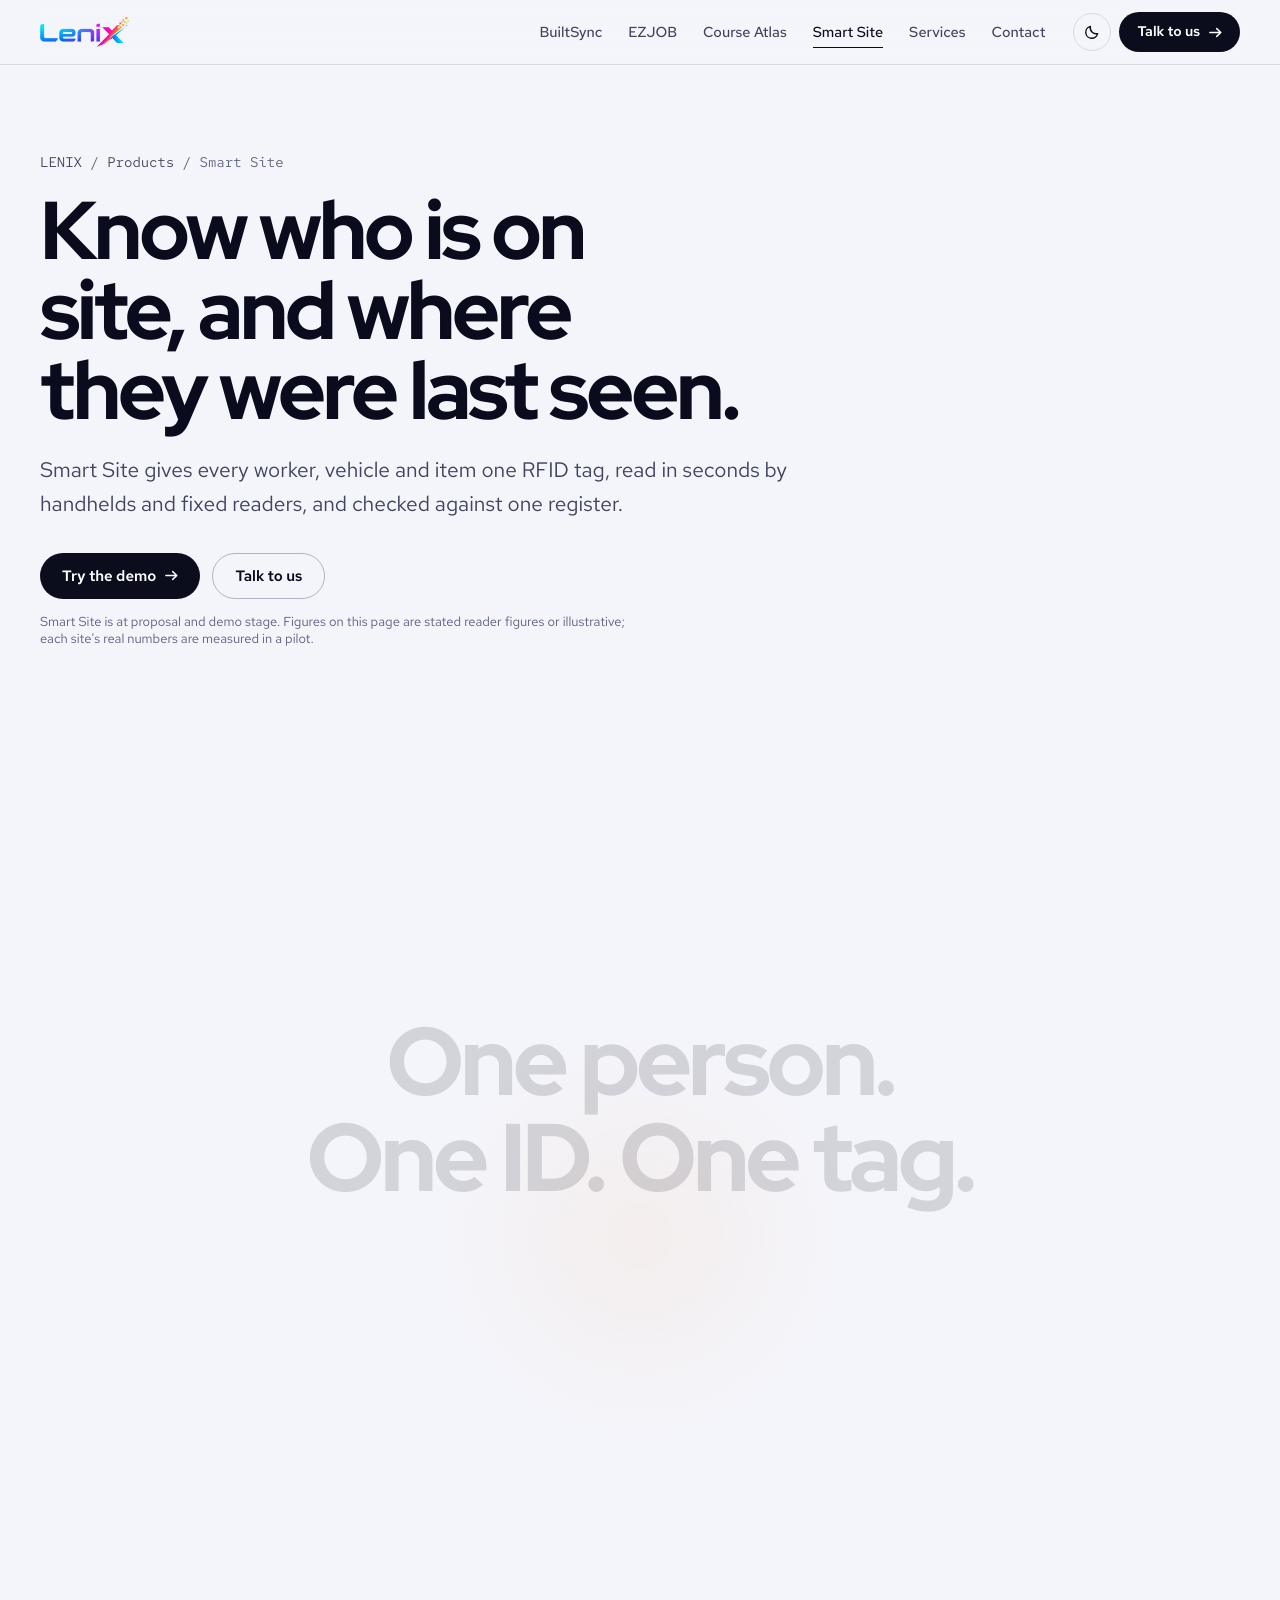
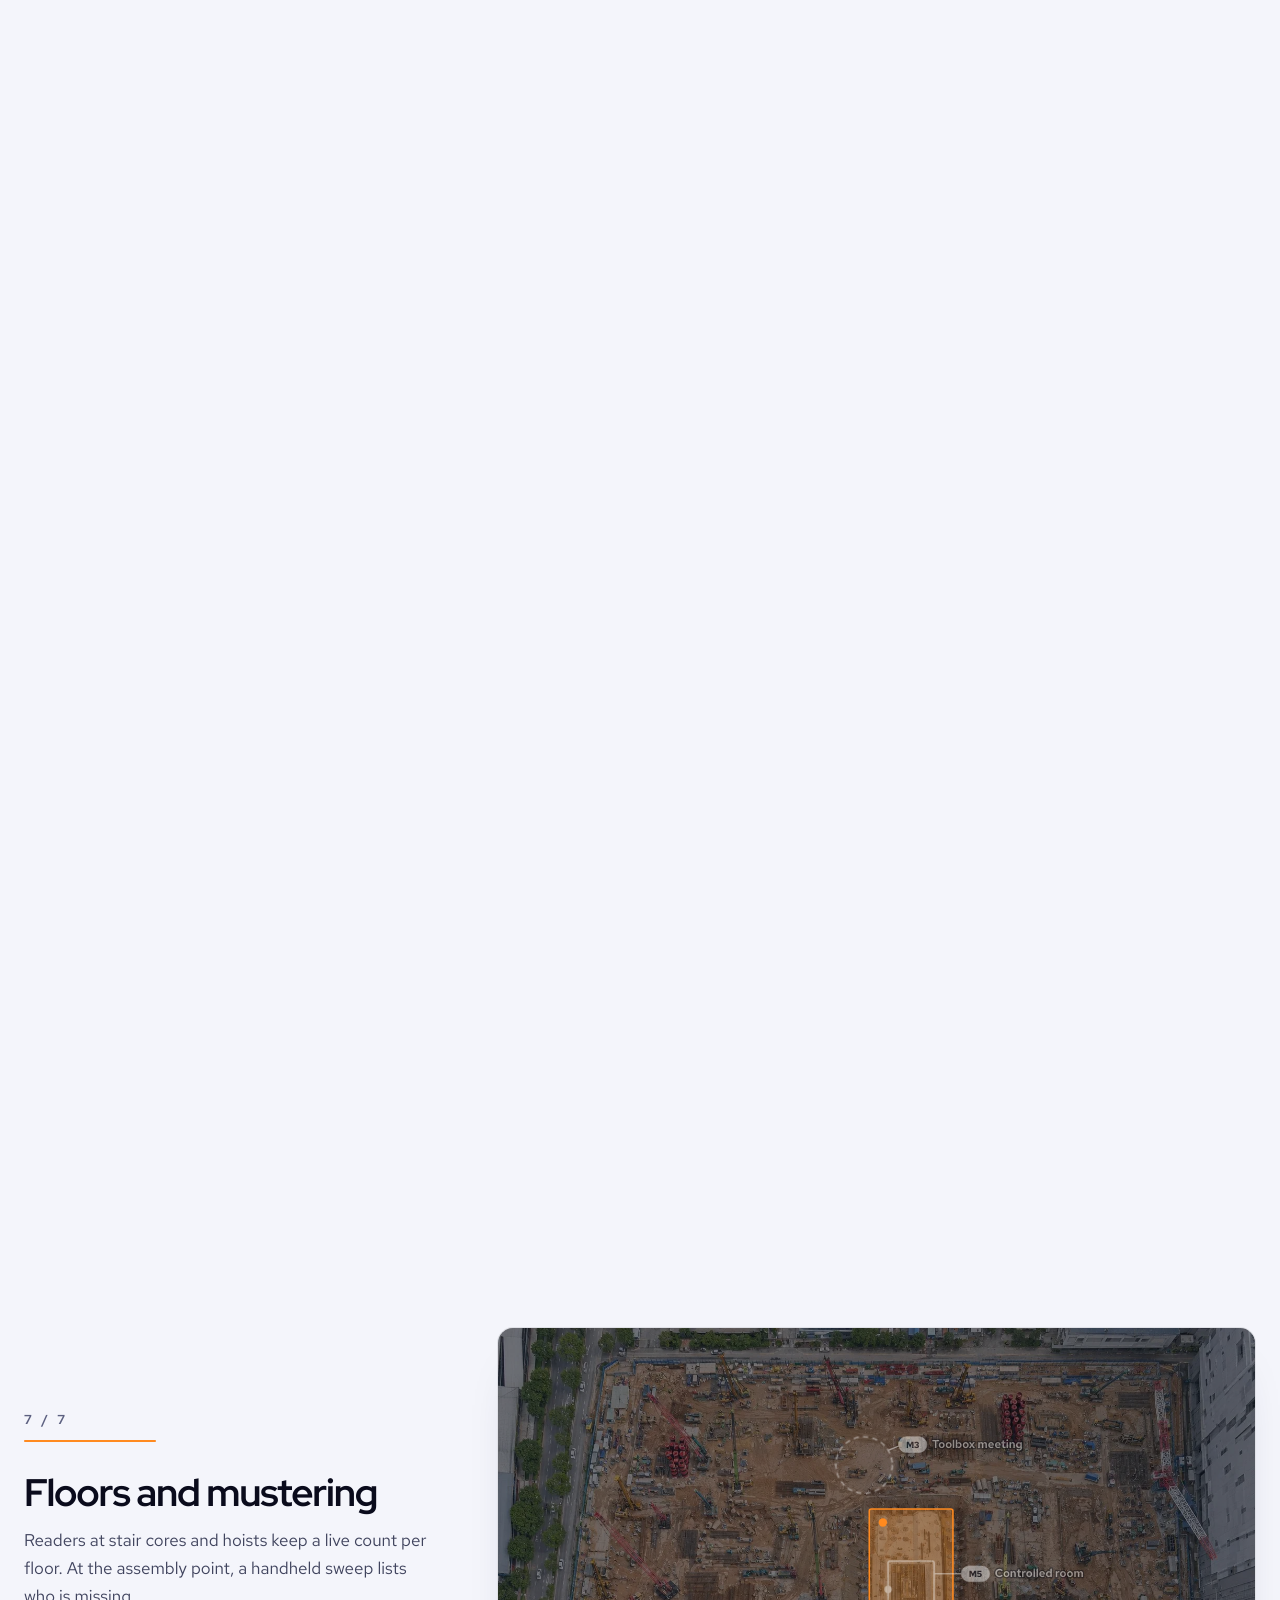
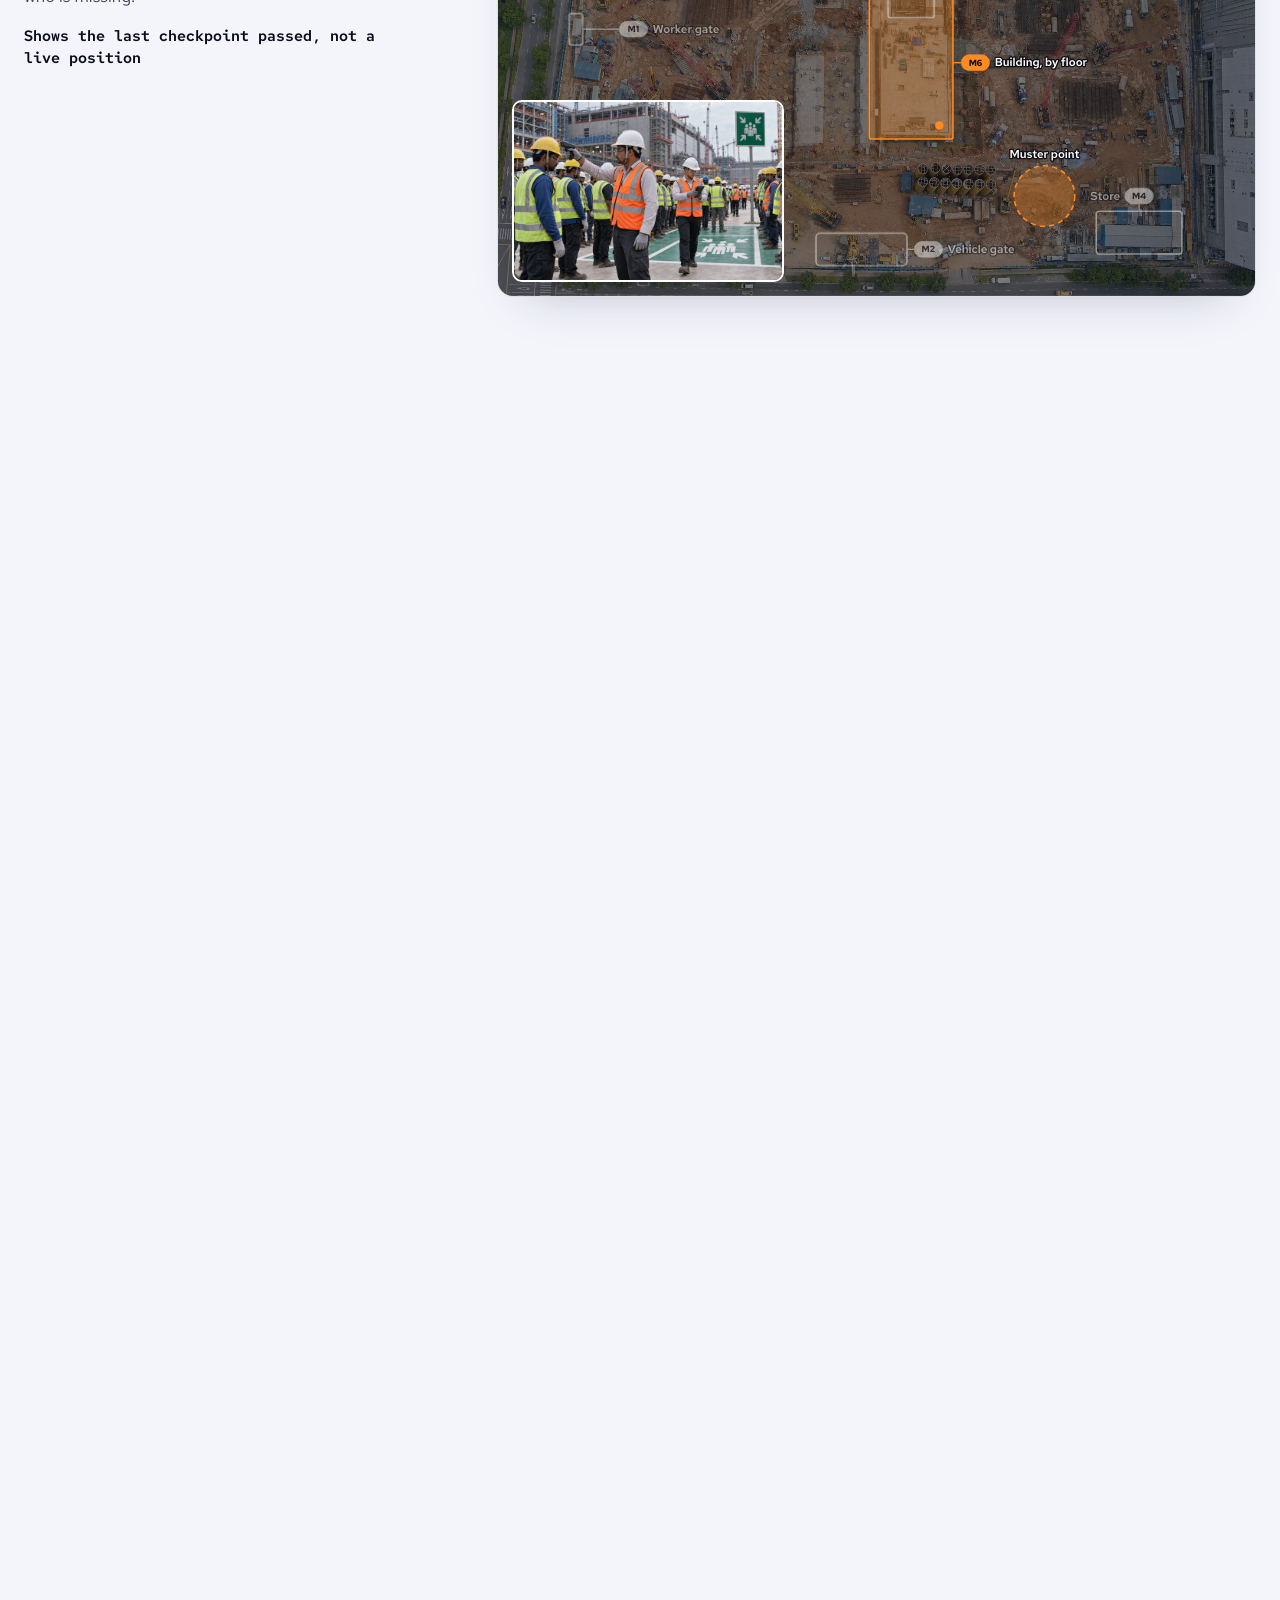
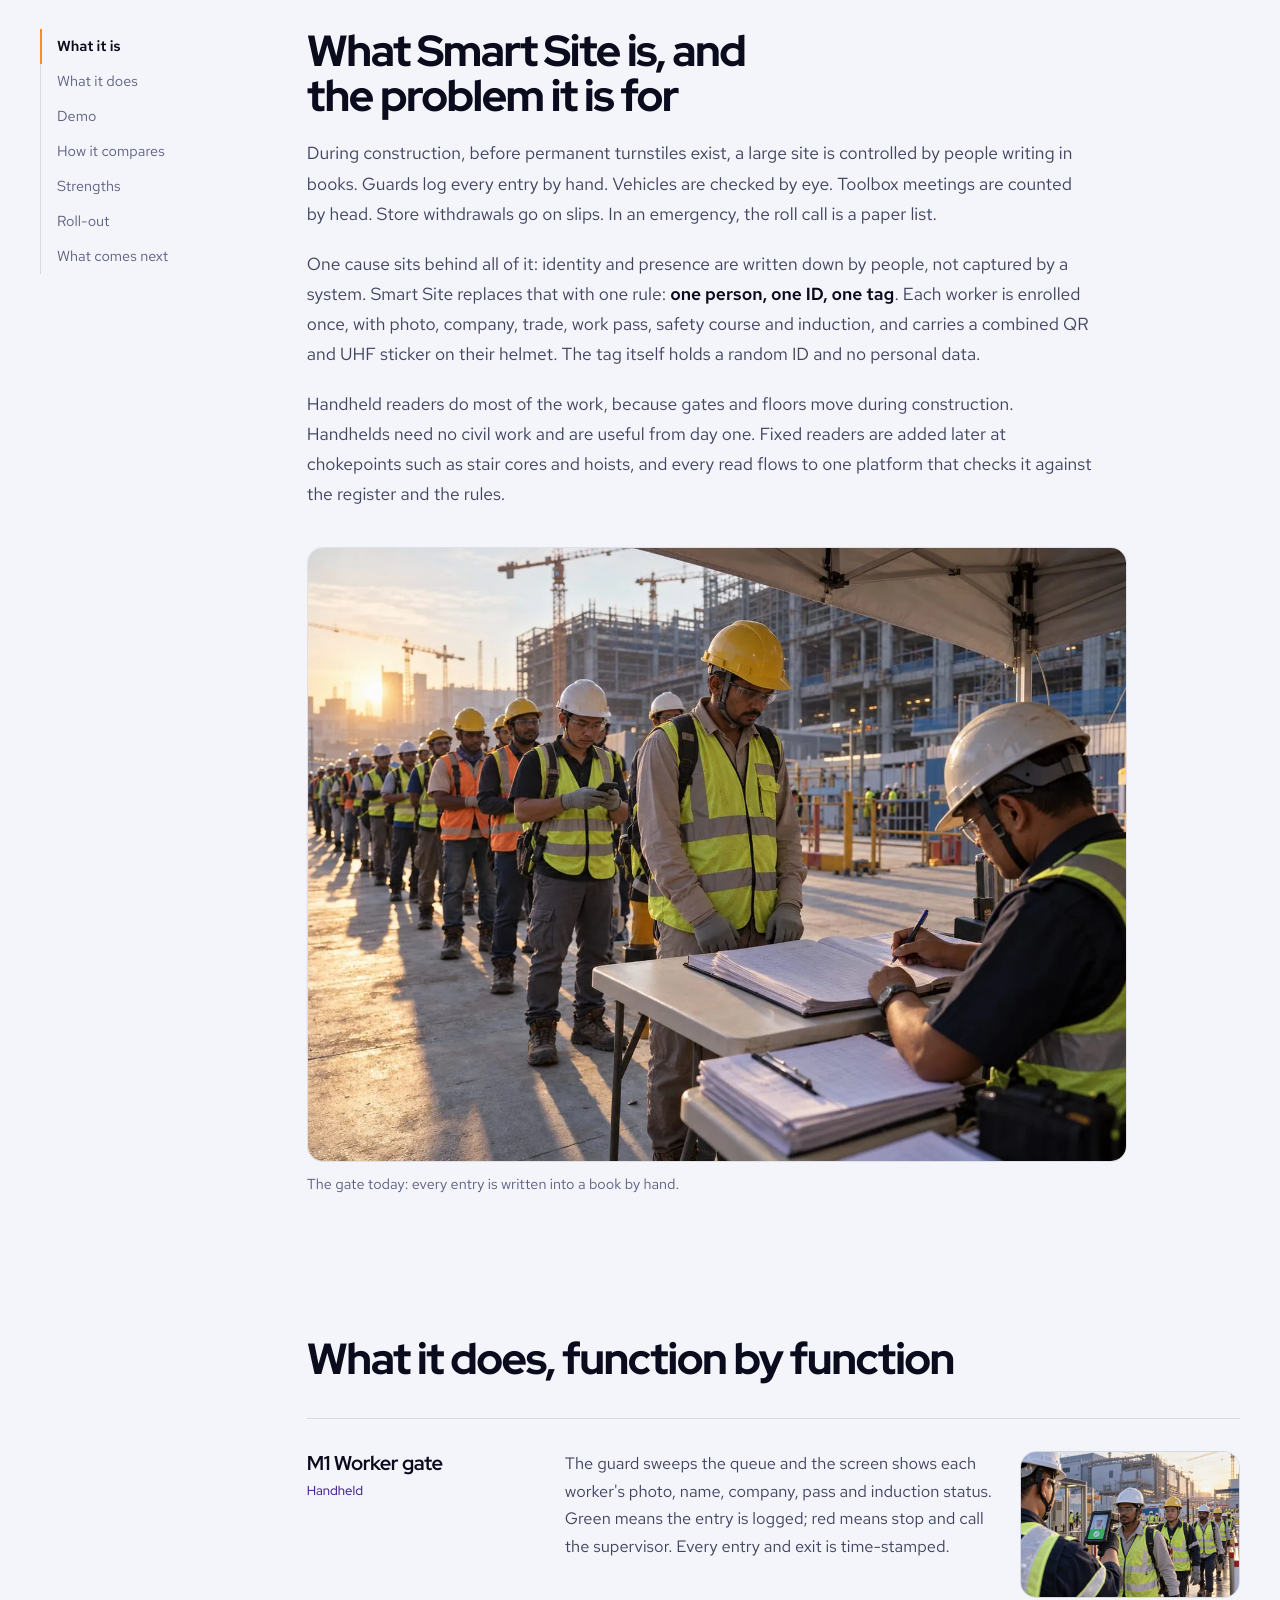
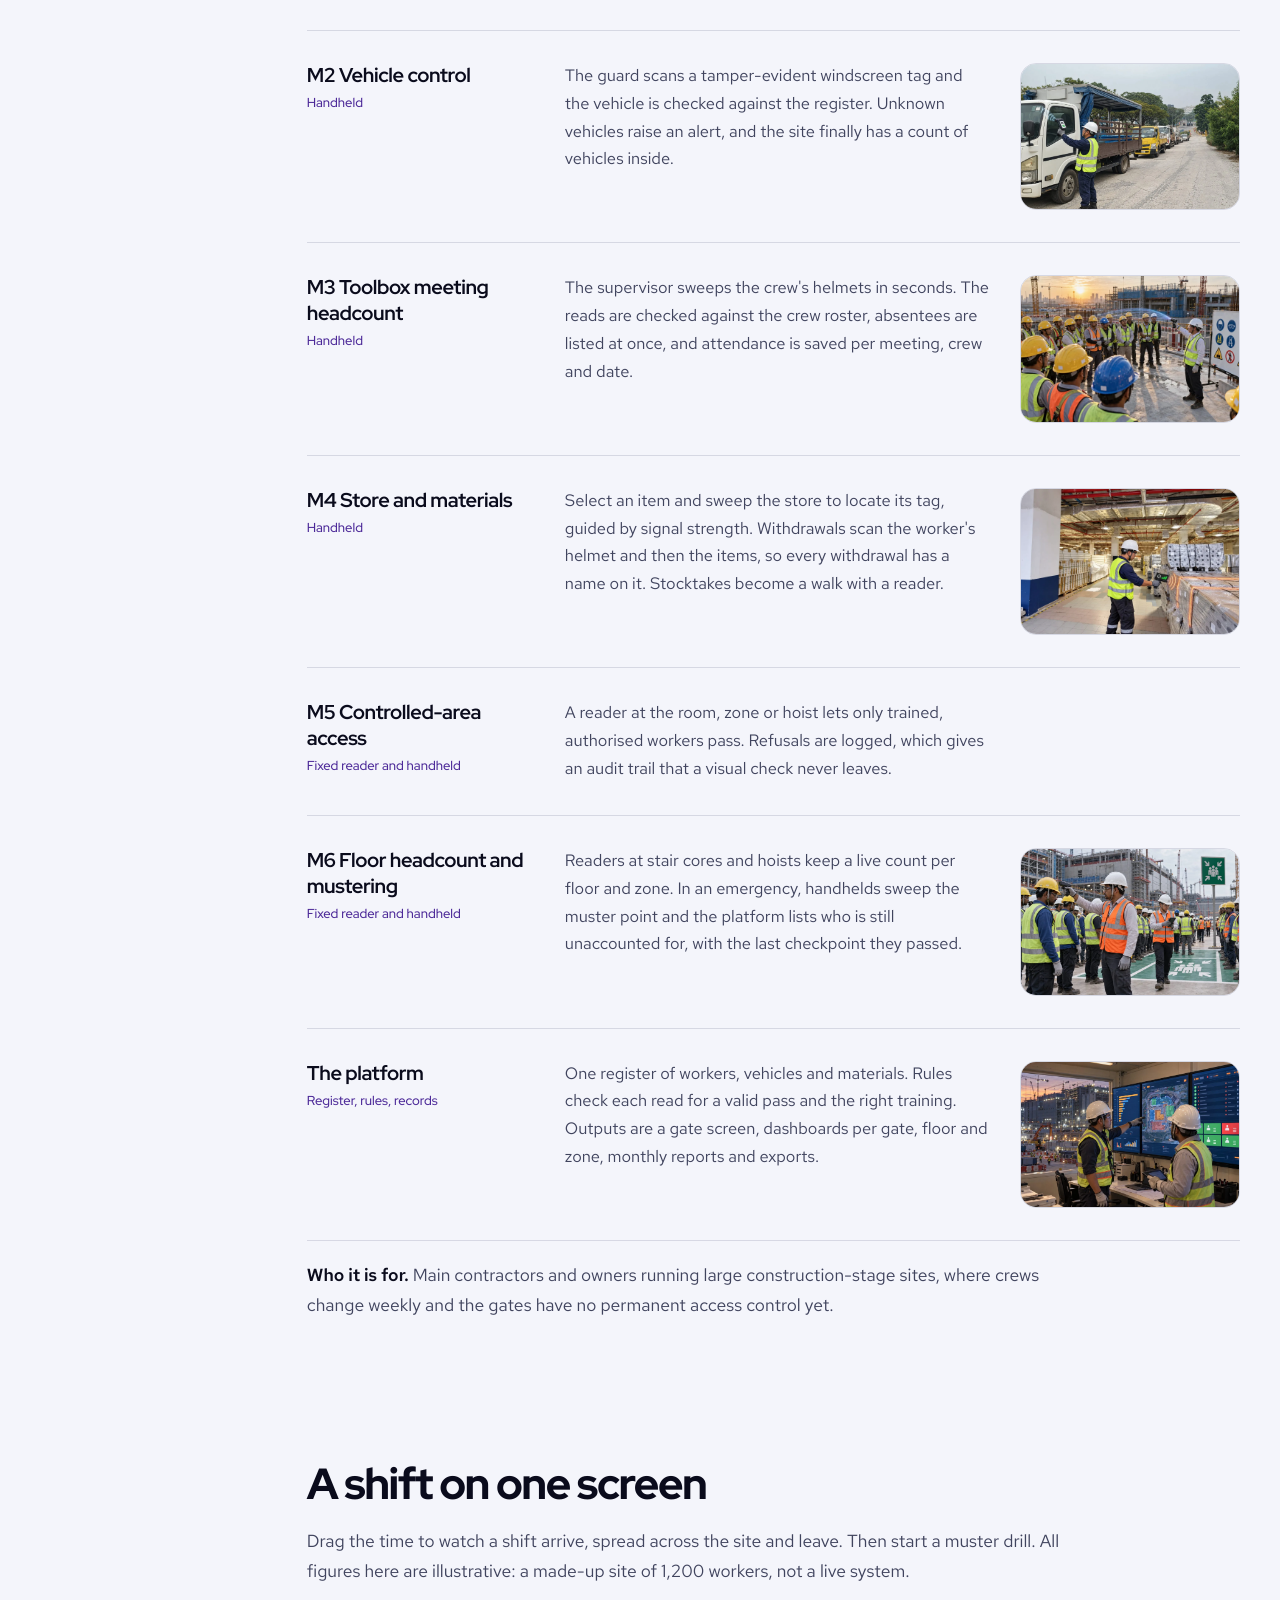
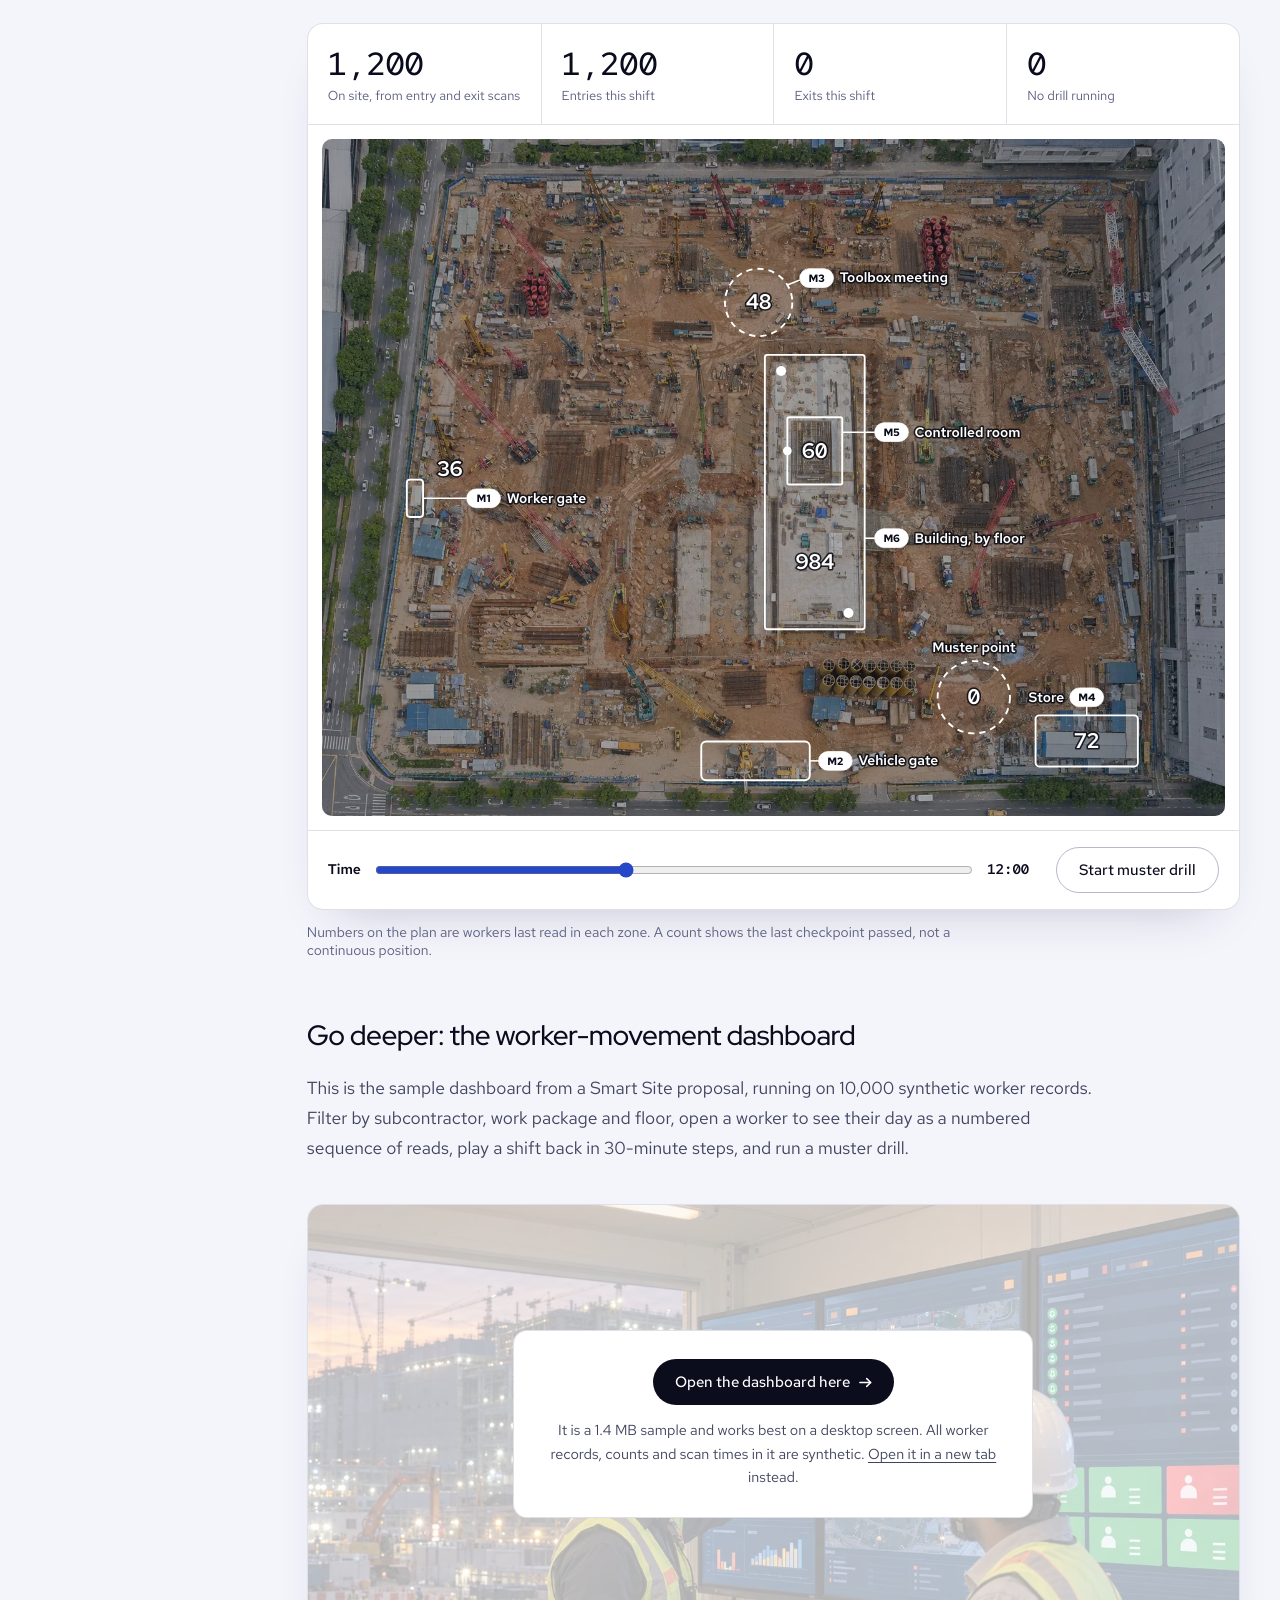
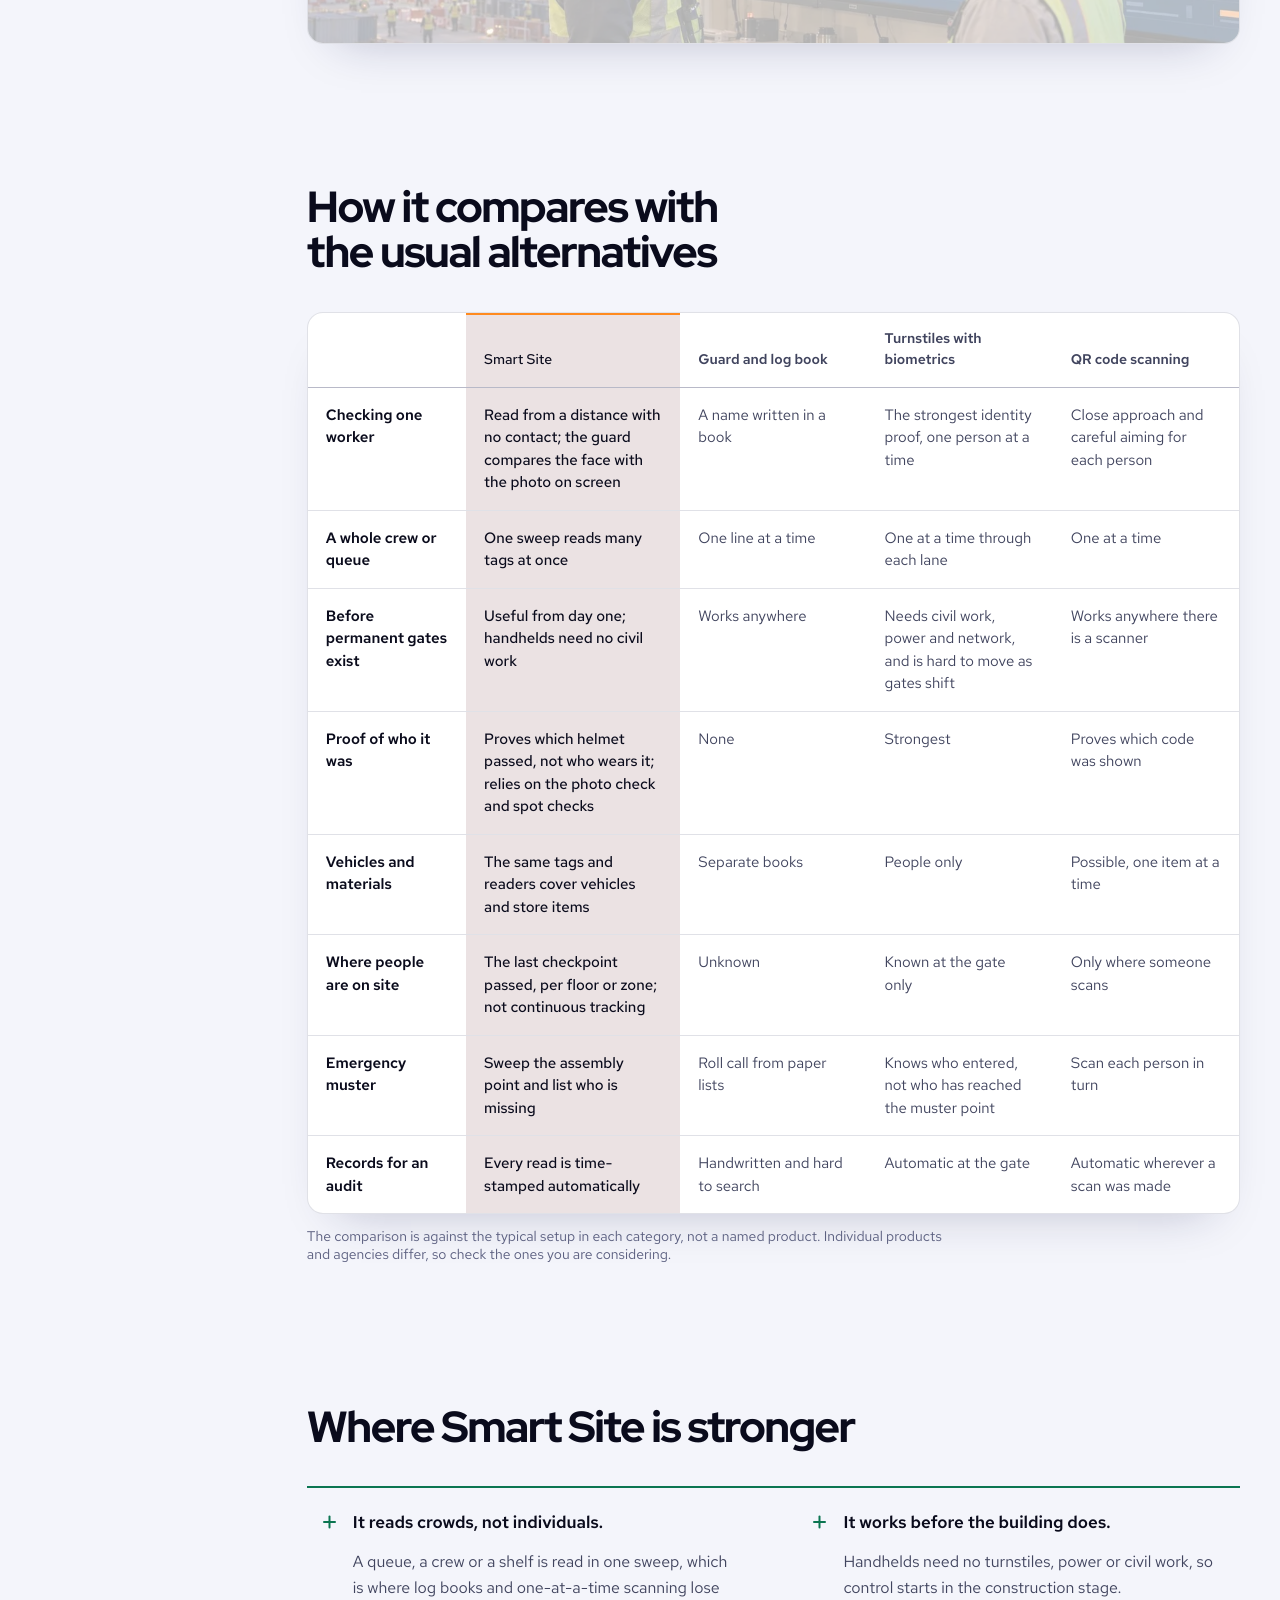
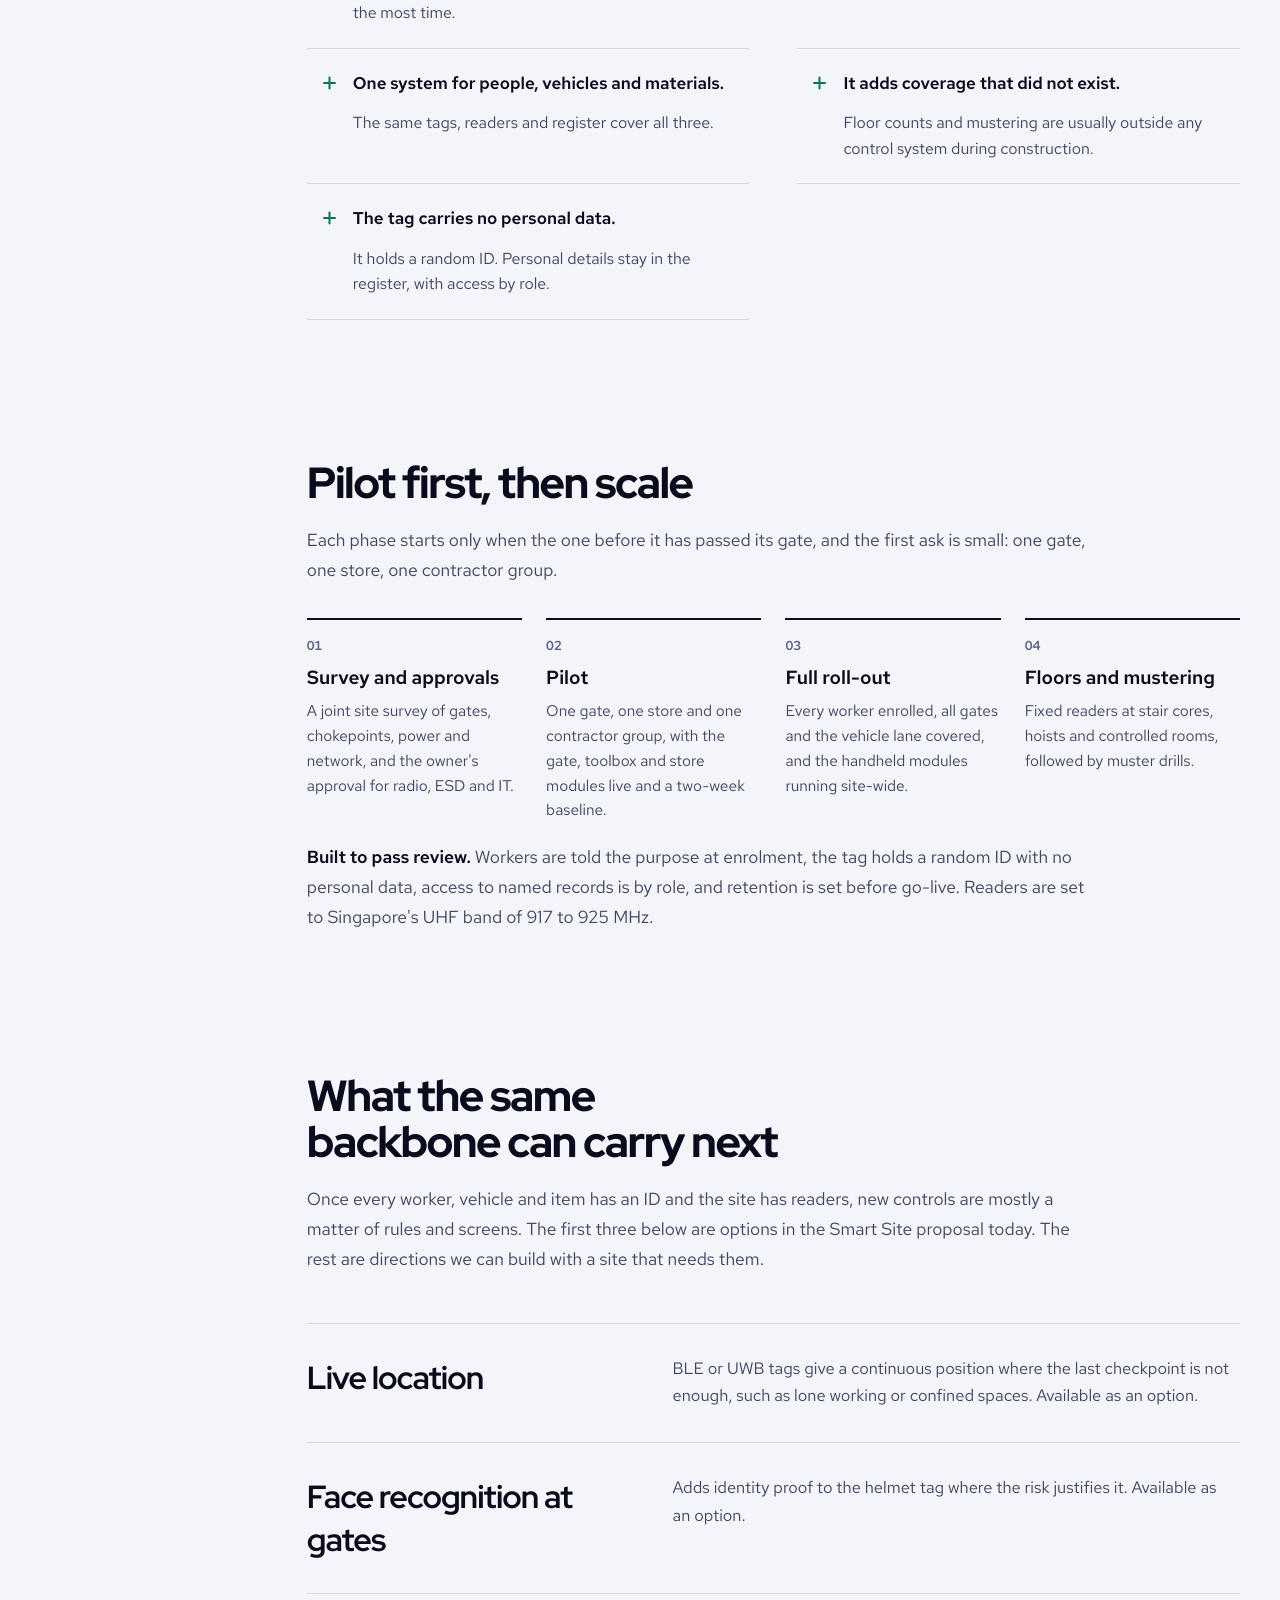
<file: smartsite.html>
<!DOCTYPE html>
<html lang="en">
<head>
<meta charset="utf-8">
<meta name="viewport" content="width=device-width, initial-scale=1, viewport-fit=cover">
<title>Smart Site by LENIX: RFID control for workers, vehicles and materials</title>
<meta name="description" content="Smart Site gives every worker, vehicle and item one RFID tag, read by handhelds and fixed readers. What the six modules do, how it compares with log books, turnstiles and QR codes, and where it falls short.">
<script>
(function(){var t;try{t=localStorage.getItem('lenix-theme')}catch(e){}
if(t!=='light'&&t!=='dark'){t=window.matchMedia&&matchMedia('(prefers-color-scheme: light)').matches?'light':'dark'}
document.documentElement.setAttribute('data-theme',t);})();
</script>
<link rel="preconnect" href="https://fonts.googleapis.com">
<link rel="preconnect" href="https://fonts.gstatic.com" crossorigin>
<link href="https://fonts.googleapis.com/css2?family=Red+Hat+Display:wght@700;800&family=Red+Hat+Mono:wght@500&family=Red+Hat+Text:wght@400;500;600&display=swap" rel="stylesheet">
<link rel="stylesheet" href="assets/site.css">
<link rel="stylesheet" href="assets/showcase.css">
<link rel="stylesheet" href="assets/refine.css">
<script type="speculationrules">{"prefetch":[{"where":{"href_matches":"/*.html"},"eagerness":"moderate"}]}</script>
</head>
<body style="--c:var(--orange)">
<div class="progress" aria-hidden="true"></div>
<header class="topbar" id="topbar">
  <div class="wrap bar">
    <a class="tb-logo" href="index.html" aria-label="LENIX home">
      <img decoding="async" class="on-dark" src="assets/logo-on-dark.png" alt="LENIX" width="628" height="220">
      <img decoding="async" class="on-light" src="assets/logo-on-light.png" alt="LENIX" width="655" height="220">
    </a>
    <nav class="tb-links" aria-label="Primary"><a href="builtsync.html">BuiltSync</a><a href="ezjob.html">EZJOB</a><a href="courseatlas.html">Course Atlas</a><a href="smartsite.html" aria-current="page">Smart Site</a><a href="index.html#services">Services</a><a href="index.html#contact">Contact</a></nav>
    <div class="tb-actions">
      <button class="icon-btn js-theme" type="button" aria-label="Switch theme"><svg class="i-sun" viewBox="0 0 16 16" fill="none" stroke="currentColor" stroke-width="1.4" stroke-linecap="round" aria-hidden="true"><circle cx="8" cy="8" r="3"/><path d="M8 1.2v1.6M8 13.2v1.6M1.2 8h1.6M13.2 8h1.6M3.2 3.2l1.1 1.1M11.7 11.7l1.1 1.1M3.2 12.8l1.1-1.1M11.7 4.3l1.1-1.1"/></svg><svg class="i-moon" viewBox="0 0 16 16" fill="none" stroke="currentColor" stroke-width="1.4" stroke-linecap="round" stroke-linejoin="round" aria-hidden="true"><path d="M13.6 9.6A6 6 0 0 1 6.4 2.4a6 6 0 1 0 7.2 7.2z"/></svg></button>
      <a class="pill solid sm" href="index.html#contact">Talk to us <svg class="arw" viewBox="0 0 12 10" fill="none" aria-hidden="true"><path d="M0.8 5h10M7.1 1.4 10.9 5l-3.8 3.6" stroke="currentColor" stroke-width="1.35" stroke-linecap="round" stroke-linejoin="round"/></svg></a>
      <button class="icon-btn tb-burger js-burger" type="button" aria-label="Open menu" aria-expanded="false" aria-controls="tbMenu"><span></span></button>
    </div>
  </div>
  <nav class="tb-menu wrap" id="tbMenu" aria-label="Mobile"><a href="builtsync.html">BuiltSync</a><a href="ezjob.html">EZJOB</a><a href="courseatlas.html">Course Atlas</a><a href="smartsite.html" aria-current="page">Smart Site</a><a href="index.html#services">Services</a><a href="index.html#contact">Contact</a></nav>
</header>

<main>
<section class="page-hero">
  <div class="wrap">
    <nav class="crumbs" aria-label="Breadcrumb"><a href="index.html">LENIX</a> / <a href="index.html#products">Products</a> / Smart Site</nav>
    
    <h1>Know who is on site, and where they were last seen.</h1>
    <p class="lede">Smart Site gives every worker, vehicle and item one RFID tag, read in seconds by handhelds and fixed readers, and checked against one register.</p>
    <div class="p-links"><a class="pill solid" href="#demo">Try the demo <svg class="arw" viewBox="0 0 12 10" fill="none" aria-hidden="true"><path d="M0.8 5h10M7.1 1.4 10.9 5l-3.8 3.6" stroke="currentColor" stroke-width="1.35" stroke-linecap="round" stroke-linejoin="round"/></svg></a><a class="pill line" href="index.html#contact">Talk to us</a></div>
    <p class="note" style="margin-top:14px;max-width:70ch">Smart Site is at proposal and demo stage. Figures on this page are stated reader figures or illustrative; each site&#x27;s real numbers are measured in a pilot.</p>
  </div>
</section>

<section class="chapter" data-pin style="--n:6"><div class="chapter-pin"><p class="chapter-words"><span style="--i:0">One</span> <span style="--i:1">person.</span> <span style="--i:2">One</span> <span style="--i:3">ID.</span> <span style="--i:4">One</span> <span style="--i:5">tag.</span></p></div></section>
<section class="scene" data-pin data-scene style="--steps:7">
  <div class="scene-pin"><div class="wrap scene-grid">
    <div><div class="scene-count" aria-hidden="true"></div><div class="scene-bar" aria-hidden="true"><i></i></div>
      <ol class="scene-steps"><li data-img="0"><h3>One site, six controls</h3><p>Handhelds and fixed readers cover the gate, vehicles, toolbox meetings, the store, controlled rooms and every floor.</p></li><li data-img="1"><h3>Worker gate</h3><p>The guard sweeps the queue. Each worker&#x27;s photo, company, pass and induction status appear on screen. Green: entry logged. Red: stop.</p><span class="stat">Read range up to 15 m, as stated by the reader vendor</span></li><li data-img="2"><h3>Vehicle lane</h3><p>The guard scans the windscreen tag and the vehicle is checked against the register. Unknown vehicles raise an alert.</p><span class="stat">Log book: about 60 s per vehicle. Stated RFID check: 2 s.</span></li><li data-img="3"><h3>Toolbox meeting</h3><p>The supervisor sweeps the crew&#x27;s helmets. The roster is checked and the absentee list appears at once.</p><span class="stat">One sweep reads the whole crew</span></li><li data-img="4"><h3>Store and materials</h3><p>Pick an item and sweep the store to find its tag. Withdrawals scan the worker&#x27;s helmet, then the items.</p><span class="stat">Every withdrawal is tied to a named worker</span></li><li data-img="-1"><h3>Controlled rooms</h3><p>A reader at the room, zone or hoist lets only trained, authorised workers pass. Refusals are logged for audits.</p><span class="stat">Log book: about 30 s per person. Stated RFID check: 2 s.</span></li><li data-img="5"><h3>Floors and mustering</h3><p>Readers at stair cores and hoists keep a live count per floor. At the assembly point, a handheld sweep lists who is missing.</p><span class="stat">Shows the last checkpoint passed, not a live position</span></li></ol></div>
    <div class="stage"><svg class="plan aerial" viewBox="0 0 1448 1086" role="img" aria-label="Aerial view of a construction site with RFID reader positions marked: a worker gate on the left hoarding, a vehicle gate at the bottom, a toolbox meeting area, the building with a controlled room and two stair-core readers, a store, and a muster point">
  <image href="assets/site-aerial.webp" width="1448" height="1086" preserveAspectRatio="xMidYMid slice"/>
  <rect class="scrim" width="1448" height="1086"/>
  <g class="m m1">
    <rect class="pl" x="136" y="546" width="26" height="60" rx="5"/><circle class="ping" cx="149" cy="576" r="64"/>
    <path class="lead" d="M162 576h70"/><g class="tag"><rect x="232" y="561" width="54" height="30" rx="15"/><text x="259" y="582" text-anchor="middle">M1</text></g><text x="296" y="583">Worker gate</text>
  </g>
  <g class="m m2">
    <rect class="pl" x="608" y="966" width="174" height="62" rx="8"/><circle class="ping" cx="695" cy="997" r="76"/>
    <path class="lead" d="M782 997h14"/><g class="tag"><rect x="796" y="982" width="54" height="30" rx="15"/><text x="823" y="1003" text-anchor="middle">M2</text></g><text x="860" y="1004">Vehicle gate</text>
  </g>
  <g class="m m3">
    <circle class="pl dash-ln" cx="700" cy="262" r="54"/><circle class="ping" cx="700" cy="262" r="64"/>
    <path class="lead" d="M746 234l20-8"/><g class="tag"><rect x="766" y="208" width="54" height="30" rx="15"/><text x="793" y="229" text-anchor="middle">M3</text></g><text x="830" y="230">Toolbox meeting</text>
  </g>
  <g class="m m6">
    <rect class="pl" x="710" y="346" width="160" height="440" rx="4"/>
    <circle class="solid" cx="736" cy="372" r="8"/><circle class="solid" cx="844" cy="760" r="8"/>
    <circle class="ping" cx="736" cy="372" r="48"/><circle class="ping" cx="844" cy="760" r="48"/>
    <path class="lead" d="M870 640h16"/><g class="tag"><rect x="886" y="625" width="54" height="30" rx="15"/><text x="913" y="646" text-anchor="middle">M6</text></g><text x="950" y="647">Building, by floor</text>
    <circle class="pl dash-ln" cx="1045" cy="895" r="58"/><circle class="ping" cx="1045" cy="895" r="66"/>
    <text x="1045" y="822" text-anchor="middle">Muster point</text>
  </g>
  <g class="m m5">
    <rect class="pl" x="746" y="446" width="88" height="108" rx="3"/><circle class="solid" cx="746" cy="500" r="7"/><circle class="ping" cx="746" cy="500" r="42"/>
    <path class="lead" d="M834 470h52"/><g class="tag"><rect x="886" y="455" width="54" height="30" rx="15"/><text x="913" y="476" text-anchor="middle">M5</text></g><text x="950" y="477">Controlled room</text>
  </g>
  <g class="m m4">
    <rect class="pl" x="1144" y="924" width="164" height="82" rx="6"/><circle class="ping" cx="1226" cy="965" r="76"/>
    <path class="lead" d="M1226 924v-14"/><g class="tag"><rect x="1199" y="880" width="54" height="30" rx="15"/><text x="1226" y="901" text-anchor="middle">M4</text></g><text x="1190" y="902" text-anchor="end">Store</text>
  </g>
</svg><img decoding="async" class="inset on" src="assets/smartsite/helmet-tag.webp" alt="" loading="lazy"><img decoding="async" class="inset" src="assets/smartsite/m1-gate.webp" alt="" loading="lazy"><img decoding="async" class="inset" src="assets/smartsite/m2-vehicle.webp" alt="" loading="lazy"><img decoding="async" class="inset" src="assets/smartsite/m3-toolbox.webp" alt="" loading="lazy"><img decoding="async" class="inset" src="assets/smartsite/m4-store.webp" alt="" loading="lazy"><img decoding="async" class="inset" src="assets/smartsite/m6-muster.webp" alt="" loading="lazy"></div>
  </div></div>
</section>

<div class="wrap doc">
  <nav class="toc" aria-label="On this page">
    <a href="#what">What it is</a>
    <a href="#functions">What it does</a>
    <a href="#demo">Demo</a>
    <a href="#compare">How it compares</a>
    <a href="#verdict">Strengths</a>
    <a href="#rollout">Roll-out</a>
    <a href="#more">What comes next</a>
  </nav>
  <div>
    <section class="sec" id="what">
      <h2>What Smart Site is, and the problem it is for</h2>
      <div class="prose"><p>During construction, before permanent turnstiles exist, a large site is controlled by people writing in books. Guards log every entry by hand. Vehicles are checked by eye. Toolbox meetings are counted by head. Store withdrawals go on slips. In an emergency, the roll call is a paper list.</p><p>One cause sits behind all of it: identity and presence are written down by people, not captured by a system. Smart Site replaces that with one rule: <strong>one person, one ID, one tag</strong>. Each worker is enrolled once, with photo, company, trade, work pass, safety course and induction, and carries a combined QR and UHF sticker on their helmet. The tag itself holds a random ID and no personal data.</p><p>Handheld readers do most of the work, because gates and floors move during construction. Handhelds need no civil work and are useful from day one. Fixed readers are added later at chokepoints such as stair cores and hoists, and every read flows to one platform that checks it against the register and the rules.</p></div>
      <figure class="figure"><span class="shot wipe"><img decoding="async" src="assets/smartsite/gate-logbook.webp" alt="Workers queue at a site gate while a guard writes each entry in a log book" loading="lazy"></span><figcaption>The gate today: every entry is written into a book by hand.</figcaption></figure>
    </section>

    <section class="sec" id="functions">
      <h2>What it does, function by function</h2>
      <dl class="fn has-photos"><div><dt>M1 Worker gate<small>Handheld</small></dt><dd>The guard sweeps the queue and the screen shows each worker&#x27;s photo, name, company, pass and induction status. Green means the entry is logged; red means stop and call the supervisor. Every entry and exit is time-stamped.</dd><span class="ph"><img decoding="async" src="assets/smartsite/m1-gate.webp" alt="" loading="lazy"></span></div><div><dt>M2 Vehicle control<small>Handheld</small></dt><dd>The guard scans a tamper-evident windscreen tag and the vehicle is checked against the register. Unknown vehicles raise an alert, and the site finally has a count of vehicles inside.</dd><span class="ph"><img decoding="async" src="assets/smartsite/m2-vehicle.webp" alt="" loading="lazy"></span></div><div><dt>M3 Toolbox meeting headcount<small>Handheld</small></dt><dd>The supervisor sweeps the crew&#x27;s helmets in seconds. The reads are checked against the crew roster, absentees are listed at once, and attendance is saved per meeting, crew and date.</dd><span class="ph"><img decoding="async" src="assets/smartsite/m3-toolbox.webp" alt="" loading="lazy"></span></div><div><dt>M4 Store and materials<small>Handheld</small></dt><dd>Select an item and sweep the store to locate its tag, guided by signal strength. Withdrawals scan the worker&#x27;s helmet and then the items, so every withdrawal has a name on it. Stocktakes become a walk with a reader.</dd><span class="ph"><img decoding="async" src="assets/smartsite/m4-store.webp" alt="" loading="lazy"></span></div><div><dt>M5 Controlled-area access<small>Fixed reader and handheld</small></dt><dd>A reader at the room, zone or hoist lets only trained, authorised workers pass. Refusals are logged, which gives an audit trail that a visual check never leaves.</dd><span></span></div><div><dt>M6 Floor headcount and mustering<small>Fixed reader and handheld</small></dt><dd>Readers at stair cores and hoists keep a live count per floor and zone. In an emergency, handhelds sweep the muster point and the platform lists who is still unaccounted for, with the last checkpoint they passed.</dd><span class="ph"><img decoding="async" src="assets/smartsite/m6-muster.webp" alt="" loading="lazy"></span></div><div><dt>The platform<small>Register, rules, records</small></dt><dd>One register of workers, vehicles and materials. Rules check each read for a valid pass and the right training. Outputs are a gate screen, dashboards per gate, floor and zone, monthly reports and exports.</dd><span class="ph"><img decoding="async" src="assets/smartsite/control-room.webp" alt="" loading="lazy"></span></div></dl>
      <div class="prose"><p><strong>Who it is for.</strong> Main contractors and owners running large construction-stage sites, where crews change weekly and the gates have no permanent access control yet.</p></div>
    </section>

    <section class="sec" id="demo">
      <h2>A shift on one screen</h2>
      <div class="prose"><p>Drag the time to watch a shift arrive, spread across the site and leave. Then start a muster drill. All figures here are illustrative: a made-up site of 1,200 workers, not a live system.</p></div>
      <div class="dash" id="dash">
        <div class="dash-top">
          <div><b data-k="on">0</b><span>On site, from entry and exit scans</span></div>
          <div><b data-k="in">0</b><span>Entries this shift</span></div>
          <div><b data-k="out">0</b><span>Exits this shift</span></div>
          <div><b data-k="muster">0</b><span data-k="await">No drill running</span></div>
        </div>
        <div class="dash-main" data-step="0"><svg class="plan aerial" viewBox="0 0 1448 1086" role="img" aria-label="Aerial view of a construction site with RFID reader positions marked: a worker gate on the left hoarding, a vehicle gate at the bottom, a toolbox meeting area, the building with a controlled room and two stair-core readers, a store, and a muster point">
  <image href="assets/site-aerial.webp" width="1448" height="1086" preserveAspectRatio="xMidYMid slice"/>
  <rect class="scrim" width="1448" height="1086"/>
  <g class="m m1">
    <rect class="pl" x="136" y="546" width="26" height="60" rx="5"/><circle class="ping" cx="149" cy="576" r="64"/>
    <path class="lead" d="M162 576h70"/><g class="tag"><rect x="232" y="561" width="54" height="30" rx="15"/><text x="259" y="582" text-anchor="middle">M1</text></g><text x="296" y="583">Worker gate</text><text class="cnt" data-z="gate" x="205" y="540" text-anchor="middle">0</text>
  </g>
  <g class="m m2">
    <rect class="pl" x="608" y="966" width="174" height="62" rx="8"/><circle class="ping" cx="695" cy="997" r="76"/>
    <path class="lead" d="M782 997h14"/><g class="tag"><rect x="796" y="982" width="54" height="30" rx="15"/><text x="823" y="1003" text-anchor="middle">M2</text></g><text x="860" y="1004">Vehicle gate</text>
  </g>
  <g class="m m3">
    <circle class="pl dash-ln" cx="700" cy="262" r="54"/><circle class="ping" cx="700" cy="262" r="64"/>
    <path class="lead" d="M746 234l20-8"/><g class="tag"><rect x="766" y="208" width="54" height="30" rx="15"/><text x="793" y="229" text-anchor="middle">M3</text></g><text x="830" y="230">Toolbox meeting</text><text class="cnt" data-z="yard" x="700" y="273" text-anchor="middle">0</text>
  </g>
  <g class="m m6">
    <rect class="pl" x="710" y="346" width="160" height="440" rx="4"/>
    <circle class="solid" cx="736" cy="372" r="8"/><circle class="solid" cx="844" cy="760" r="8"/>
    <circle class="ping" cx="736" cy="372" r="48"/><circle class="ping" cx="844" cy="760" r="48"/>
    <path class="lead" d="M870 640h16"/><g class="tag"><rect x="886" y="625" width="54" height="30" rx="15"/><text x="913" y="646" text-anchor="middle">M6</text></g><text x="950" y="647">Building, by floor</text><text class="cnt" data-z="building" x="790" y="690" text-anchor="middle">0</text>
    <circle class="pl dash-ln" cx="1045" cy="895" r="58"/><circle class="ping" cx="1045" cy="895" r="66"/>
    <text x="1045" y="822" text-anchor="middle">Muster point</text><text class="cnt" data-z="muster" x="1045" y="906" text-anchor="middle">0</text>
  </g>
  <g class="m m5">
    <rect class="pl" x="746" y="446" width="88" height="108" rx="3"/><circle class="solid" cx="746" cy="500" r="7"/><circle class="ping" cx="746" cy="500" r="42"/>
    <path class="lead" d="M834 470h52"/><g class="tag"><rect x="886" y="455" width="54" height="30" rx="15"/><text x="913" y="476" text-anchor="middle">M5</text></g><text x="950" y="477">Controlled room</text><text class="cnt" data-z="room" x="790" y="512" text-anchor="middle">0</text>
  </g>
  <g class="m m4">
    <rect class="pl" x="1144" y="924" width="164" height="82" rx="6"/><circle class="ping" cx="1226" cy="965" r="76"/>
    <path class="lead" d="M1226 924v-14"/><g class="tag"><rect x="1199" y="880" width="54" height="30" rx="15"/><text x="1226" y="901" text-anchor="middle">M4</text></g><text x="1190" y="902" text-anchor="end">Store</text><text class="cnt" data-z="store" x="1226" y="976" text-anchor="middle">0</text>
  </g>
</svg></div>
        <div class="dash-ctl">
          <label>Time <input type="range" min="0" max="24" step="1" value="10" aria-label="Time of day"> <output>12:00</output></label>
          <button class="pill line js-muster" type="button">Start muster drill</button>
        </div>
      </div>
      <p class="tbl-note">Numbers on the plan are workers last read in each zone. A count shows the last checkpoint passed, not a continuous position.</p>
      <h3 style="margin-top:56px;font-size:clamp(22px, 2.4vw, 28px);font-weight:500;letter-spacing:-.02em">Go deeper: the worker-movement dashboard</h3>
      <div class="prose"><p>This is the sample dashboard from a Smart Site proposal, running on 10,000 synthetic worker records. Filter by subcontractor, work package and floor, open a worker to see their day as a numbered sequence of reads, play a shift back in 30-minute steps, and run a muster drill.</p></div>
      <div class="embed tall">
        <img decoding="async" class="embed-poster" src="assets/smartsite/control-room.webp" alt="" loading="lazy">
        <div class="embed-cta">
          <button type="button" class="pill solid js-embed" data-src="demo/smart-site-dashboard.html" data-title="Smart Site worker-movement dashboard">Open the dashboard here <svg class="arw" viewBox="0 0 12 10" fill="none" aria-hidden="true"><path d="M0.8 5h10M7.1 1.4 10.9 5l-3.8 3.6" stroke="currentColor" stroke-width="1.35" stroke-linecap="round" stroke-linejoin="round"/></svg></button>
          <p>It is a 1.4 MB sample and works best on a desktop screen. All worker records, counts and scan times in it are synthetic. <a href="demo/smart-site-dashboard.html" target="_blank" rel="noopener">Open it in a new tab</a> instead.</p>
        </div>
      </div>
    </section>

    <section class="sec" id="compare">
      <h2>How it compares with the usual alternatives</h2>
      <div class="tbl-wrap" role="region" aria-label="Comparison table" tabindex="0">
        <table class="cmp">
          <thead><tr><th scope="col"><span class="sr">Criterion</span></th><th scope="col" class="us">Smart Site</th><th scope="col">Guard and log book</th><th scope="col">Turnstiles with biometrics</th><th scope="col">QR code scanning</th></tr></thead>
          <tbody class="stagger"><tr><th scope="row">Checking one worker</th><td class="us">Read from a distance with no contact; the guard compares the face with the photo on screen</td><td>A name written in a book</td><td>The strongest identity proof, one person at a time</td><td>Close approach and careful aiming for each person</td></tr><tr><th scope="row">A whole crew or queue</th><td class="us">One sweep reads many tags at once</td><td>One line at a time</td><td>One at a time through each lane</td><td>One at a time</td></tr><tr><th scope="row">Before permanent gates exist</th><td class="us">Useful from day one; handhelds need no civil work</td><td>Works anywhere</td><td>Needs civil work, power and network, and is hard to move as gates shift</td><td>Works anywhere there is a scanner</td></tr><tr><th scope="row">Proof of who it was</th><td class="us">Proves which helmet passed, not who wears it; relies on the photo check and spot checks</td><td>None</td><td>Strongest</td><td>Proves which code was shown</td></tr><tr><th scope="row">Vehicles and materials</th><td class="us">The same tags and readers cover vehicles and store items</td><td>Separate books</td><td>People only</td><td>Possible, one item at a time</td></tr><tr><th scope="row">Where people are on site</th><td class="us">The last checkpoint passed, per floor or zone; not continuous tracking</td><td>Unknown</td><td>Known at the gate only</td><td>Only where someone scans</td></tr><tr><th scope="row">Emergency muster</th><td class="us">Sweep the assembly point and list who is missing</td><td>Roll call from paper lists</td><td>Knows who entered, not who has reached the muster point</td><td>Scan each person in turn</td></tr><tr><th scope="row">Records for an audit</th><td class="us">Every read is time-stamped automatically</td><td>Handwritten and hard to search</td><td>Automatic at the gate</td><td>Automatic wherever a scan was made</td></tr></tbody>
        </table>
      </div>
      <p class="tbl-note">The comparison is against the typical setup in each category, not a named product. Individual products and agencies differ, so check the ones you are considering.</p>
    </section>

    <section class="sec" id="verdict">
      <h2>Where Smart Site is stronger</h2>
      <div class="verdict solo">
        <div class="pro"><ul><li><b>It reads crowds, not individuals.</b> A queue, a crew or a shelf is read in one sweep, which is where log books and one-at-a-time scanning lose the most time.</li><li><b>It works before the building does.</b> Handhelds need no turnstiles, power or civil work, so control starts in the construction stage.</li><li><b>One system for people, vehicles and materials.</b> The same tags, readers and register cover all three.</li><li><b>It adds coverage that did not exist.</b> Floor counts and mustering are usually outside any control system during construction.</li><li><b>The tag carries no personal data.</b> It holds a random ID. Personal details stay in the register, with access by role.</li></ul></div>
      </div>
    </section>

    <section class="sec" id="rollout">
      <h2>Pilot first, then scale</h2>
      <div class="prose"><p>Each phase starts only when the one before it has passed its gate, and the first ask is small: one gate, one store, one contractor group.</p></div>
      <ol class="flow four stagger">
        <li><b>Survey and approvals</b>A joint site survey of gates, chokepoints, power and network, and the owner's approval for radio, ESD and IT.</li>
        <li><b>Pilot</b>One gate, one store and one contractor group, with the gate, toolbox and store modules live and a two-week baseline.</li>
        <li><b>Full roll-out</b>Every worker enrolled, all gates and the vehicle lane covered, and the handheld modules running site-wide.</li>
        <li><b>Floors and mustering</b>Fixed readers at stair cores, hoists and controlled rooms, followed by muster drills.</li>
      </ol>
      <div class="prose"><p><strong>Built to pass review.</strong> Workers are told the purpose at enrolment, the tag holds a random ID with no personal data, access to named records is by role, and retention is set before go-live. Readers are set to Singapore's UHF band of 917 to 925 MHz.</p></div>
    </section>

    <section class="sec" id="more">
      <h2>What the same backbone can carry next</h2>
      <div class="prose"><p>Once every worker, vehicle and item has an ID and the site has readers, new controls are mostly a matter of rules and screens. The first three below are options in the Smart Site proposal today. The rest are directions we can build with a site that needs them.</p></div>
      <div class="rows">
        <div><h3>Live location</h3><p>BLE or UWB tags give a continuous position where the last checkpoint is not enough, such as lone working or confined spaces. Available as an option.</p></div>
        <div><h3>Face recognition at gates</h3><p>Adds identity proof to the helmet tag where the risk justifies it. Available as an option.</p></div>
        <div><h3>Door interlocks</h3><p>A controlled room that will not open for an untrained or unauthorised tag. Available as an option.</p></div>
        <div><h3>Tools and equipment</h3><p>The store module's tags and readers extended to shared tools and plant: who has it, and when it is due back. A direction, not a product yet.</p></div>
        <div><h3>One record with BuiltSync</h3><p>A gate read that also starts the day's attendance, and an expired certificate that turns the gate screen red. A direction, not a product yet.</p></div>
        <div><h3>Training that unlocks access</h3><p>A course found in Course Atlas and completed becomes the authorisation a controlled room checks for. A direction, not a product yet.</p></div>
      </div>
    </section>

  </div>
</div>

<div class="wrap">
  <a class="next" href="builtsync.html"><span>Next product</span><strong>BuiltSync <svg class="arw" viewBox="0 0 12 10" fill="none" aria-hidden="true"><path d="M0.8 5h10M7.1 1.4 10.9 5l-3.8 3.6" stroke="currentColor" stroke-width="1.35" stroke-linecap="round" stroke-linejoin="round"/></svg></strong></a>
</div>
</main>
<footer>
  <div class="wrap">
    <a href="index.html" aria-label="LENIX home">
      <img decoding="async" class="on-dark" src="assets/logo-on-dark.png" alt="LENIX" width="628" height="220">
      <img decoding="async" class="on-light" src="assets/logo-on-light.png" alt="LENIX" width="655" height="220">
    </a>
    <nav aria-label="Footer">
      <a href="builtsync.html">BuiltSync</a><a href="ezjob.html">EZJOB</a><a href="courseatlas.html">Course Atlas</a><a href="smartsite.html">Smart Site</a>
      <a href="index.html#services">Services</a><a href="index.html#contact">Contact</a>
    </nav>
    <span>&copy; 2026 LENIX Pte Ltd. A Clarity Group company.</span>
  </div>
</footer>
<script src="assets/site.js"></script>
</body>
</html>
</file>
<file: assets/site.css>
/* LENIX site styles. Shared by index.html and the product pages. */

:root{
  /* hero reference unit: the hero is authored against a 1280 x 800 render */
  --u: min(calc(100vw / 1280), calc(100dvh / 760));
  --ink:#ffffff; --ink-muted:#ededed; --panel:#181818;
  --white-btn:#fdfdfd; --btn-ink-hero:#050505;
  --glass-fill:rgba(0,0,0,.78); --glass-line:rgba(255,255,255,.09);
  --dx:0; --dy:10;

  /* logo palette */
  --cyan:#00d4ff; --blue:#2b6bff; --violet:#7b3ff2; --magenta:#ff1fa8; --orange:#ff8a1f;
  --grad:linear-gradient(90deg, var(--cyan) 0%, var(--blue) 35%, var(--violet) 68%, var(--magenta) 100%);

  --e-reveal:cubic-bezier(.16, 1, .3, 1);
  --e-soft:cubic-bezier(.25, .8, .3, 1);

  /* dark theme (default) */
  color-scheme:dark;
  --page:#06060c; --surface:#0f0f1a; --surface-2:#161626;
  --line:rgba(255,255,255,.11);
  --text:#f3f4f8; --text-2:#b9bbcb; --text-3:#8d90a6;
  --accent:#98a9ff;
  --btn:#fdfdfd; --btn-ink:#06060c;
  --good:#5fe0ae; --weak:#ffb46b;
  --bar:rgba(6,6,12,.78);
}
html[data-theme="light"]{
  color-scheme:light;
  --page:#f5f6fa; --surface:#ffffff; --surface-2:#eaecf4;
  --line:rgba(14,18,48,.13);
  --text:#0b0d1c; --text-2:#434860; --text-3:#62677f;
  --accent:#2747c9;
  --btn:#0b0d1c; --btn-ink:#ffffff;
  --good:#0b7551; --weak:#9a5200;
  --bar:rgba(245,246,250,.82);
}
@supports not (height: 100dvh){
  :root{ --u: min(calc(100vw / 1280), calc(100vh / 760)); }
}

*{box-sizing:border-box}
html{scroll-behavior:smooth;background:var(--page);scrollbar-color:var(--text-3) transparent;scroll-padding-top:84px}
html,body{margin:0;padding:0}
body{
  font-family:'Plus Jakarta Sans', -apple-system, BlinkMacSystemFont, 'Segoe UI', Roboto, sans-serif;
  -webkit-font-smoothing:antialiased;-moz-osx-font-smoothing:grayscale;
  text-rendering:geometricPrecision;
  color:var(--text);background:var(--page);overflow-x:clip;
  transition:background-color .3s ease, color .3s ease;
}
::selection{background:var(--violet);color:#fff}
a{color:inherit;text-underline-offset:.22em;text-decoration-thickness:1px}
img{max-width:100%}
a:focus-visible,button:focus-visible,[tabindex]:focus-visible{outline:2px solid var(--accent);outline-offset:3px;border-radius:8px}
.arw{flex:0 0 auto;display:block;width:13px;height:11px}
.wrap{width:min(1120px, 100% - 48px);margin:0 auto}
.sr{position:absolute;width:1px;height:1px;overflow:hidden;clip-path:inset(50%);white-space:nowrap}

/* ================= HERO (home) ================= */
.hero{position:relative;width:100%;height:100dvh;overflow:hidden;background:#000;color:var(--ink)}
@supports not (height: 100dvh){ .hero{height:100vh} }
.bg{
  position:absolute;left:50%;top:50%;transform:translate(-50%,-50%);
  scale:calc(1 + var(--hs, 0) * .14);
  width:max(100vw, calc(100dvh * 1.6));height:max(62.5vw, 100dvh);background-color:#000;
}
@supports not (height: 100dvh){
  .bg{width:max(100vw, calc(100vh * 1.6));height:max(62.5vw, 100vh)}
}
.bg-video{position:absolute;inset:0;width:100%;height:100%;object-fit:cover;object-position:51% 8%;
  display:block;background-color:#000;pointer-events:none;opacity:0;transition:opacity .9s linear}
.bg-video.is-active{opacity:1}
.hero::after{content:"";position:absolute;left:0;right:0;bottom:0;height:22%;
  background:linear-gradient(180deg, rgba(6,6,12,0) 0%, #06060c 100%);pointer-events:none;z-index:1}
html[data-theme="light"] .hero::after{display:none}

.nav{position:absolute;top:0;left:0;right:0;height:calc(67 * var(--u));display:flex;align-items:center;
  padding-left:calc(24.5 * var(--u));padding-right:calc(50.7 * var(--u));z-index:3}
.logo{display:block;line-height:0;transform:translateY(calc(-2.4 * var(--u)));text-decoration:none}
.logo img{display:block;height:calc(36 * var(--u));width:auto}
.nav-links{position:absolute;left:50%;top:50%;transform:translate(-50%,-50%);
  display:flex;align-items:center;gap:calc(24.3 * var(--u));white-space:nowrap}
.nav-links a{color:var(--ink-muted);text-decoration:none;font-size:calc(11.5 * var(--u));
  font-weight:500;letter-spacing:calc(-0.15 * var(--u));line-height:1;transition:color .18s ease}
.nav-links a:hover{color:#fff}
.nav-actions{margin-left:auto;display:flex;align-items:center;gap:calc(6.8 * var(--u))}
.btn{display:inline-flex;align-items:center;justify-content:center;font-family:inherit;text-decoration:none;
  white-space:nowrap;border:0;cursor:pointer}
.btn-login{height:calc(28 * var(--u));padding:0 calc(9 * var(--u));border-radius:calc(14 * var(--u));
  background:var(--panel);color:#e8e8e8;font-size:calc(11.5 * var(--u));font-weight:500;
  transition:background .18s ease,color .18s ease}
.btn-login:hover{background:#232323;color:#fff}
.btn-login svg{width:calc(13 * var(--u));height:calc(13 * var(--u))}
.btn-nav-start{height:calc(28 * var(--u));padding-left:calc(13.5 * var(--u));padding-right:calc(14.5 * var(--u));
  border-radius:calc(14 * var(--u));background:var(--white-btn);color:var(--btn-ink-hero);
  font-size:calc(11.1 * var(--u));font-weight:500;gap:calc(7 * var(--u));transition:background .18s ease}
.btn-nav-start:hover{background:#fff}
.btn-nav-start .arw{width:calc(11.5 * var(--u));height:calc(9.6 * var(--u))}

.burger{display:none;margin-left:auto;width:calc(40 * var(--u));height:calc(28 * var(--u));
  align-items:center;justify-content:center;background:var(--panel);border-radius:calc(14 * var(--u));
  border:0;cursor:pointer;padding:0}
.burger span,.tb-burger span{display:block;width:16px;height:1.5px;background:currentColor;border-radius:2px;position:relative}
.burger span::before,.burger span::after,.tb-burger span::before,.tb-burger span::after{
  content:"";position:absolute;left:0;width:16px;height:1.5px;background:currentColor;border-radius:2px}
.burger span::before,.tb-burger span::before{top:-5px}
.burger span::after,.tb-burger span::after{top:5px}
.burger{color:#ededed}

.hero-inner{position:absolute;left:50%;top:50%;
  transform:translate(-50%,-50%) translate(calc(var(--dx) * var(--u)), calc(var(--dy) * var(--u)));
  translate:0 calc(var(--hs, 0) * -90px);
  opacity:calc(1 - var(--hs, 0) * 1.9);
  width:max-content;text-align:center;z-index:2}
.ln,.ln-i{display:block}
.hero h1{margin:0;font-weight:500;font-size:calc(89 * var(--u));line-height:calc(90 * var(--u));
  letter-spacing:calc(-1 * var(--u));color:var(--ink)}
/* the one place the logo gradient is used as type: it is the wordmark's own treatment */
.grad-text{background:var(--grad);-webkit-background-clip:text;background-clip:text;
  -webkit-text-fill-color:transparent;color:transparent;padding-bottom:.08em}
.sub{margin:calc(16.1 * var(--u)) 0 0;font-weight:300;font-size:calc(17.4 * var(--u));
  line-height:calc(27 * var(--u));letter-spacing:calc(-0.30 * var(--u));color:#f6f6f6;
  text-shadow:0 1px 18px rgba(0,0,0,.65)}
.ctas{margin-top:calc(21.8 * var(--u));display:flex;align-items:center;justify-content:center;gap:calc(7 * var(--u))}
.btn-lg{height:calc(39 * var(--u));border-radius:calc(19.5 * var(--u));font-size:calc(13.3 * var(--u));
  font-weight:500;letter-spacing:calc(-0.3 * var(--u));gap:calc(9 * var(--u))}
.btn-primary{background:var(--white-btn);color:var(--btn-ink-hero);
  padding-left:calc(18.2 * var(--u));padding-right:calc(19.2 * var(--u));transition:background .18s ease}
.btn-primary:hover{background:#fff}
.btn-ghost{background:var(--glass-fill);color:#d9d9d9;padding:0 calc(17.4 * var(--u));
  border:1px solid var(--glass-line);-webkit-backdrop-filter:blur(2px);backdrop-filter:blur(2px);
  transition:background .18s ease,border-color .18s ease}
.btn-ghost:hover{background:rgba(0,0,0,.66);border-color:rgba(255,255,255,.16)}
.btn-lg .arw{width:calc(13 * var(--u));height:calc(10.8 * var(--u))}
.hero a:focus-visible,.hero button:focus-visible{outline-color:#a99bff;border-radius:99px}

.menu{display:none}
@keyframes menuIn{from{opacity:0;transform:translateY(-6px) scale(.985)}to{opacity:1;transform:none}}

@media (max-width:1160px){
  :root{ --u: min(max(0.9px, min(calc(100vw / 1280), calc(100dvh / 760))), calc((100vw - 72px) / 800), calc(100dvh / 620)); }
  .nav{height:max(58px, calc(67 * var(--u)));padding-left:max(24px, calc(28 * var(--u)));padding-right:max(24px, calc(28 * var(--u)))}
  .logo img{height:max(30px, calc(36 * var(--u)))}
  .nav-links,.nav-actions{display:none}
  .burger{display:flex;width:max(46px, calc(48 * var(--u)));height:max(38px, calc(34 * var(--u)));border-radius:999px}
  .hero-inner{max-width:calc(100vw - 48px)}
  .sub{font-size:max(16px, calc(17.4 * var(--u)));line-height:max(25px, calc(27 * var(--u)))}
  .ctas{margin-top:max(26px, calc(21.8 * var(--u)));gap:max(10px, calc(7 * var(--u)))}
  .btn-lg{height:max(44px, calc(39 * var(--u)));border-radius:max(22px, calc(19.5 * var(--u)));
    font-size:max(15px, calc(13.3 * var(--u)));gap:max(10px, calc(9 * var(--u)))}
  .btn-primary{padding-left:max(21px, calc(18.2 * var(--u)));padding-right:max(22px, calc(19.2 * var(--u)))}
  .btn-ghost{padding-left:max(20px, calc(17.4 * var(--u)));padding-right:max(21px, calc(18.4 * var(--u)))}
  .btn-lg .arw{width:max(14px, calc(13 * var(--u)));height:max(11.6px, calc(10.8 * var(--u)))}
  .menu{position:absolute;top:calc(max(58px, calc(67 * var(--u))) - 6px);right:max(24px, calc(28 * var(--u)));
    width:min(320px, calc(100vw - 48px));background:rgba(10,10,12,.92);-webkit-backdrop-filter:blur(22px);
    backdrop-filter:blur(22px);border:1px solid rgba(255,255,255,.09);border-radius:16px;padding:10px 8px 12px;
    flex-direction:column;transform-origin:top right;z-index:5}
  .menu.open{display:flex;animation:menuIn .18s ease both}
  .menu a,.menu .m-theme{color:var(--ink-muted);text-decoration:none;font:inherit;font-size:15px;font-weight:500;
    text-align:left;background:none;border:0;cursor:pointer;padding:12px 14px;border-radius:10px;
    transition:background .18s ease,color .18s ease}
  .menu a:hover,.menu .m-theme:hover{background:rgba(255,255,255,.06);color:#fff}
  .menu .divider{height:1px;background:rgba(255,255,255,.08);margin:8px 14px}
  .menu .m-start{display:flex;align-items:center;justify-content:center;gap:9px;background:var(--white-btn);
    color:var(--btn-ink-hero);margin:6px 8px 0;padding:13px 16px;border-radius:12px;font-weight:600}
  .menu .m-start:hover{background:#fff;color:var(--btn-ink-hero)}
}
@media (max-width:552px){
  :root{--u:1px}
  .nav{height:56px;padding:0 20px}
  .logo img{height:28px}
  .burger{width:42px;height:36px}
  .hero-inner{left:0;right:0;top:50%;width:auto;max-width:none;padding:0 20px;transform:translateY(-47%)}
  .hero h1{font-size:min(60px, calc((100vw - 44px) / 8.9));line-height:1.08;letter-spacing:-.02em}
  .sub{margin-top:16px;font-size:clamp(15.5px, 4vw, 16.5px);line-height:1.6;letter-spacing:0;max-width:42ch;margin-left:auto;margin-right:auto}
  .sub br{display:none}
  .ctas{margin-top:24px;gap:10px;flex-wrap:wrap}
  .btn-lg{height:46px;border-radius:23px;font-size:15px;gap:9px}
  .btn-primary{padding-left:20px;padding-right:21px}
  .btn-ghost{padding-left:19px;padding-right:20px}
  .btn-lg .arw{width:13px;height:11px}
  .menu{top:50px;left:16px;right:16px;width:auto}
}
@media (max-width:353px){
  .ctas{flex-direction:column;align-items:center}
  .btn-lg{width:min(100%,272px)}
}
@media (max-width:552px) and (max-height:460px){
  .hero h1{font-size:min(40px, calc((100vw - 44px) / 8.9))}
  .sub{margin-top:12px;font-size:15px;line-height:1.5}
  .ctas{margin-top:18px}
  .hero-inner{transform:translateY(-44%)}
}

/* hero entrance: runs once, then the classes are removed */
html.anim .ln{overflow:hidden;padding-top:.26em;margin-top:-.26em}
html.anim .ln-i{transform:translateY(110%)}
html.anim .logo, html.anim .nav-links a, html.anim .nav-actions .btn,
html.anim .burger, html.anim .sub, html.anim .ctas .btn{opacity:0}
@keyframes lineRise{from{transform:translateY(110%)}to{transform:translateY(0)}}
@keyframes subIn{from{opacity:0;transform:translateY(calc(14 * var(--u)));filter:blur(4px)}to{opacity:1;transform:none;filter:blur(0)}}
@keyframes subInFlat{from{opacity:0;transform:translateY(calc(12 * var(--u)))}to{opacity:1;transform:none}}
@keyframes pillIn{from{opacity:0;transform:translateY(calc(8 * var(--u))) scale(.972)}to{opacity:1;transform:none}}
@keyframes liftIn{from{opacity:0;transform:translateY(calc(9 * var(--u)))}to{opacity:1;transform:none}}
@keyframes logoIn{
  from{opacity:0;transform:translateY(calc(-2.4 * var(--u))) translateY(calc(9 * var(--u)))}
  to{opacity:1;transform:translateY(calc(-2.4 * var(--u)))}}
html.anim.go .ln-i{animation:lineRise 1.05s var(--e-reveal) both}
html.anim.go .ln:nth-child(1) .ln-i{animation-delay:.12s}
html.anim.go .ln:nth-child(2) .ln-i{animation-delay:.22s}
html.anim.go .logo{animation:logoIn .62s var(--e-soft) .46s both}
html.anim.go .nav-links a{animation:liftIn .55s var(--e-soft) both}
html.anim.go .nav-links a:nth-child(1){animation-delay:.540s}
html.anim.go .nav-links a:nth-child(2){animation-delay:.585s}
html.anim.go .nav-links a:nth-child(3){animation-delay:.630s}
html.anim.go .nav-links a:nth-child(4){animation-delay:.675s}
html.anim.go .nav-links a:nth-child(5){animation-delay:.720s}
html.anim.go .sub{animation:subIn .85s var(--e-reveal) .58s both}
html.anim.go .btn-login{animation:pillIn .55s var(--e-soft) .68s both}
html.anim.go .burger{animation:pillIn .55s var(--e-soft) .68s both}
html.anim.go .btn-nav-start{animation:pillIn .55s var(--e-soft) .73s both}
html.anim.go .ctas .btn-primary{animation:pillIn .70s var(--e-reveal) .90s both}
html.anim.go .ctas .btn-ghost{animation:pillIn .70s var(--e-reveal) .97s both}
@media (max-width:552px){
  html.anim.go .sub{animation-name:subInFlat}
  html.anim.go .ln-i{animation-duration:.92s}
  html.anim.go .ctas .btn-primary{animation-delay:.84s}
  html.anim.go .ctas .btn-ghost{animation-delay:.90s}
}

/* ================= TOP BAR (all pages) ================= */
.topbar{position:fixed;top:0;left:0;right:0;z-index:50;background:var(--bar);
  -webkit-backdrop-filter:blur(16px) saturate(1.4);backdrop-filter:blur(16px) saturate(1.4);
  border-bottom:1px solid var(--line);transition:transform .4s var(--e-reveal), visibility .4s}
.topbar.is-hidden{transform:translateY(-102%);visibility:hidden}
.bar{height:64px;display:flex;align-items:center;gap:28px}
.tb-logo{display:block;line-height:0;flex:0 0 auto}
.tb-logo img{height:30px;width:auto;display:block}
.on-light{display:none!important}
html[data-theme="light"] .on-light{display:block!important}
html[data-theme="light"] .on-dark{display:none!important}
.tb-links{display:flex;gap:26px;margin-left:auto}
.tb-links a{font-size:14.5px;font-weight:500;color:var(--text-2);text-decoration:none;padding:6px 0;
  border-bottom:1px solid transparent;transition:color .18s ease,border-color .18s ease}
.tb-links a:hover{color:var(--text)}
.tb-links a[aria-current="page"]{color:var(--text);border-bottom-color:var(--text)}
.tb-actions{display:flex;align-items:center;gap:8px}
.icon-btn{width:38px;height:38px;border-radius:19px;display:inline-grid;place-items:center;background:transparent;
  border:1px solid var(--line);color:var(--text);cursor:pointer;padding:0;transition:background .18s ease}
.icon-btn:hover{background:var(--surface-2)}
.icon-btn svg{width:16px;height:16px}
.i-moon{display:none}
html[data-theme="light"] .i-moon{display:block}
html[data-theme="light"] .i-sun{display:none}
.tb-burger{display:none}
.tb-menu{display:none}
.progress{position:fixed;top:0;left:0;width:100%;height:2px;z-index:60;background:var(--grad);
  transform-origin:0 50%;transform:scaleX(var(--read, 0));pointer-events:none}

.pill{display:inline-flex;align-items:center;gap:9px;height:44px;padding:0 20px;border-radius:22px;
  font-size:15px;font-weight:500;text-decoration:none;white-space:nowrap;
  transition:background .18s ease,border-color .18s ease,opacity .18s ease}
.pill.sm{height:38px;padding:0 16px;font-size:14px}
.pill.solid{background:var(--btn);color:var(--btn-ink)}
.pill.solid:hover{opacity:.88}
.pill.line{color:var(--text);border:1px solid var(--line)}
.pill.line:hover{background:var(--surface-2)}
.pill .arw{transition:translate .2s var(--e-soft)}
.pill:hover .arw{translate:3px 0}
.note{font-size:13px;color:var(--text-3)}

@media (max-width:900px){
  .tb-links{display:none}
  .tb-actions{margin-left:auto}
  .tb-actions .pill{display:none}
  .tb-burger{display:inline-grid}
  .tb-menu.open{display:grid;gap:2px;padding:8px 24px 18px;border-top:1px solid var(--line);animation:menuIn .18s ease both}
  .tb-menu a{padding:12px 0;font-size:16px;font-weight:500;text-decoration:none;color:var(--text)}
}

/* ================= SECTIONS ================= */
.blk{padding:clamp(80px, 11vw, 144px) 0 0}
.blk:last-of-type{padding-bottom:clamp(80px, 11vw, 144px)}
h2{margin:0;font-weight:500;font-size:clamp(30px, 4.2vw, 52px);line-height:1.08;letter-spacing:-.025em;text-wrap:balance;max-width:20ch}
h3{margin:0;font-weight:600;letter-spacing:-.01em}
.lede{margin:20px 0 0;max-width:62ch;font-weight:300;font-size:clamp(16.5px, 1.5vw, 19px);line-height:1.65;color:var(--text-2)}

/* the thread: one line that draws from hire to pay as the section scrolls through */
.thread ol{list-style:none;margin:72px 0 0;padding:44px 0 0;position:relative;display:grid;grid-template-columns:repeat(4, 1fr);gap:28px}
.thread ol::before,.thread ol::after{content:"";position:absolute;left:0;right:0;top:4px;height:2px;border-radius:2px}
.thread ol::before{background:var(--line)}
.thread ol::after{background:var(--grad);transform-origin:0 50%;transform:scaleX(var(--p, 1))}
.thread li{position:relative;transition:opacity .5s ease}
.thread li::before{content:"";position:absolute;left:0;top:-45px;width:12px;height:12px;border-radius:50%;z-index:1;
  background:var(--text);box-shadow:0 0 0 5px var(--page);transition:background .4s ease, scale .5s var(--e-reveal)}
.thread .n{font-size:13px;font-weight:600;color:var(--text-3);font-variant-numeric:tabular-nums;letter-spacing:.04em}
.thread h3{margin-top:10px;font-size:clamp(24px, 2.6vw, 32px);font-weight:500;letter-spacing:-.02em}
.thread li p{margin:10px 0 0;font-size:15.5px;line-height:1.6;color:var(--text-2);max-width:26ch}
.thread li a{display:inline-flex;align-items:center;gap:7px;margin-top:14px;font-size:14.5px;font-weight:600;text-decoration:none;color:var(--text)}
.thread li a:hover{text-decoration:underline}
html.motion .thread li{opacity:.34}
html.motion .thread li::before{background:var(--text-3);scale:.7}
html.motion .thread li.on{opacity:1}
html.motion .thread li.on::before{background:var(--text);scale:1}

/* product rows on the home page */
.prow{display:grid;grid-template-columns:minmax(0, .82fr) minmax(0, 1.18fr);gap:clamp(32px, 6vw, 88px);align-items:center;
  padding:clamp(56px, 8vw, 104px) 0;border-top:1px solid var(--line)}
.prow:first-of-type{margin-top:64px}
.prow.flip{grid-template-columns:minmax(0, 1.18fr) minmax(0, .82fr)}
.prow.flip .p-copy{order:2}
.kind{font-size:14px;font-weight:500;color:var(--text-3)}
.p-copy h3{font-size:clamp(30px, 3.6vw, 44px);font-weight:500;letter-spacing:-.025em;line-height:1.08}
.p-copy .kind{display:block;margin-top:8px}
.p-copy p{margin:18px 0 0;font-size:16.5px;line-height:1.65;color:var(--text-2);max-width:46ch}
.feats{list-style:none;margin:22px 0 0;padding:0;display:grid;gap:11px}
.feats li{position:relative;padding-left:24px;font-size:15.5px;line-height:1.5;color:var(--text)}
.feats li::before{content:"";position:absolute;left:0;top:.62em;width:12px;height:2px;border-radius:2px;background:var(--c, var(--blue))}
.p-links{margin-top:30px;display:flex;flex-wrap:wrap;gap:10px;align-items:center}

.shot{display:block;border-radius:14px;overflow:hidden;border:1px solid var(--line);background:var(--surface);line-height:0}
.shot img{display:block;width:100%;height:auto}
a.shot{transition:border-color .2s ease}
a.shot:hover{border-color:var(--text-3)}
html.motion .wipe{clip-path:inset(0 0 100% 0 round 14px);transition:clip-path 1s var(--e-reveal)}
html.motion .wipe img{scale:1.08;transition:scale 1.3s var(--e-reveal)}
html.motion .wipe.in{clip-path:inset(0 0 0 0 round 14px)}
html.motion .wipe.in img{scale:1}

/* services, about: ruled rows, not cards */
.rows{margin-top:56px;border-bottom:1px solid var(--line)}
.rows > div{display:grid;grid-template-columns:minmax(0, 1fr) minmax(0, 1.7fr);gap:32px;padding:28px 0;border-top:1px solid var(--line)}
.rows h3{font-size:clamp(20px, 2.1vw, 26px);font-weight:500;letter-spacing:-.02em}
.rows p{margin:0;font-size:16.5px;line-height:1.65;color:var(--text-2);max-width:58ch}
.split{display:grid;grid-template-columns:minmax(0, 1.1fr) minmax(0, .9fr);gap:clamp(32px, 6vw, 88px);align-items:start}
.facts{margin:0;border-top:1px solid var(--line)}
.facts div{padding:18px 0;border-bottom:1px solid var(--line);display:flex;justify-content:space-between;gap:20px;font-size:15.5px}
.facts dt{color:var(--text-3)}
.facts dd{margin:0;text-align:right}

.contact{display:grid;grid-template-columns:minmax(0, 1.2fr) minmax(0, .8fr);gap:clamp(32px, 6vw, 88px);align-items:end;
  padding-top:clamp(56px, 8vw, 96px);border-top:1px solid var(--line)}
.contact h2{font-size:clamp(34px, 5vw, 64px);max-width:14ch}
.contact-links{display:grid;gap:4px;justify-items:start}
.contact-links a{font-size:clamp(20px, 2.2vw, 28px);font-weight:500;letter-spacing:-.02em;text-decoration:none;
  padding:6px 0;background:linear-gradient(currentColor, currentColor) 0 100% / 0 1px no-repeat;transition:background-size .35s var(--e-reveal)}
.contact-links a:hover{background-size:100% 1px}

footer{margin-top:clamp(80px, 11vw, 144px);border-top:1px solid var(--line);padding:32px 0 44px;color:var(--text-3);font-size:14px}
footer .wrap{display:flex;align-items:center;justify-content:space-between;gap:20px 32px;flex-wrap:wrap}
footer img{height:28px;width:auto;display:block}
footer nav{display:flex;gap:22px;flex-wrap:wrap}
footer nav a{color:var(--text-2);text-decoration:none}
footer nav a:hover{color:var(--text)}

/* ================= PRODUCT PAGES ================= */
.page-hero{padding-top:calc(64px + clamp(48px, 7vw, 96px))}
.crumbs{font-size:14px;color:var(--text-3)}
.crumbs a{color:var(--text-2);text-decoration:none}
.crumbs a:hover{color:var(--text);text-decoration:underline}
.page-hero h1{margin:18px 0 0;font-weight:500;font-size:clamp(38px, 5.6vw, 72px);line-height:1.03;letter-spacing:-.03em;max-width:17ch;text-wrap:balance}
.page-hero .lede{font-size:clamp(17px, 1.7vw, 21px)}
.page-hero .p-links{margin-top:32px}
.hero-shot{margin-top:clamp(48px, 6vw, 80px);transform-origin:50% 100%;scale:calc(.9 + min(1, var(--p, 1) * 2.4) * .1)}

.doc{display:grid;grid-template-columns:190px minmax(0, 1fr);gap:clamp(40px, 6vw, 88px);padding-top:clamp(72px, 9vw, 120px)}
.toc{position:sticky;top:96px;align-self:start;display:grid;font-size:14.5px}
.toc a{padding:8px 0 8px 16px;border-left:1px solid var(--line);color:var(--text-3);text-decoration:none;transition:color .2s ease,border-color .2s ease}
.toc a:hover{color:var(--text)}
.toc a.on{color:var(--text);border-left-color:var(--text);font-weight:600}
.sec{padding-bottom:clamp(72px, 9vw, 112px)}
.sec:last-child{padding-bottom:0}
.sec h2{font-size:clamp(28px, 3.2vw, 40px);max-width:22ch}
.prose p{margin:20px 0 0;font-size:17.5px;line-height:1.72;color:var(--text-2);max-width:68ch}
.prose p strong{color:var(--text);font-weight:600}
.fn{margin:36px 0 0;border-bottom:1px solid var(--line)}
.fn > div{display:grid;grid-template-columns:minmax(0, .75fr) minmax(0, 1.6fr);gap:28px;padding:26px 0;border-top:1px solid var(--line)}
.fn dt{font-size:19px;font-weight:600;letter-spacing:-.01em;line-height:1.3}
.fn dt small{display:block;margin-top:6px;font-size:13px;font-weight:500;color:var(--text-3);letter-spacing:0}
.fn dd{margin:0;font-size:16.5px;line-height:1.68;color:var(--text-2);max-width:62ch}
.flow{list-style:none;margin:32px 0 0;padding:0;display:grid;grid-template-columns:repeat(3, 1fr);gap:24px;counter-reset:f}
.flow li{counter-increment:f;border-top:2px solid var(--text);padding-top:16px;font-size:15.5px;line-height:1.6;color:var(--text-2)}
.flow li::before{content:counter(f, decimal-leading-zero);display:block;font-size:13px;font-weight:600;color:var(--text-3);font-variant-numeric:tabular-nums}
.flow b{display:block;margin:6px 0 6px;font-size:19px;font-weight:600;color:var(--text)}

.tbl-wrap{margin-top:36px;overflow-x:auto;border:1px solid var(--line);border-radius:14px;background:var(--surface)}
table.cmp{width:100%;min-width:760px;table-layout:fixed;border-collapse:collapse;font-size:15px;line-height:1.5}
.cmp thead th:first-child{width:17%}
.cmp thead .us{width:23%}
.cmp th,.cmp td{text-align:left;vertical-align:top;padding:16px 18px;border-top:1px solid var(--line)}
.cmp thead th{border-top:0;font-size:14px;font-weight:600;color:var(--text-2);vertical-align:bottom}
.cmp tbody th{font-weight:600;color:var(--text)}
.cmp td{color:var(--text-2)}
.cmp .us{background:var(--surface-2);color:var(--text);font-weight:500}
.cmp thead .us{color:var(--text)}
.tbl-note{margin:14px 0 0;font-size:14px;color:var(--text-3);max-width:70ch}
html.motion .stagger > *{opacity:0;translate:0 12px;transition:opacity .6s var(--e-reveal), translate .6s var(--e-reveal);transition-delay:calc(var(--i, 0) * 55ms)}
html.motion .stagger.in > *{opacity:1;translate:0 0}

.verdict{margin-top:40px;display:grid;grid-template-columns:1fr 1fr;gap:clamp(28px, 5vw, 64px)}
.verdict h3{font-size:19px;padding-bottom:14px;border-bottom:2px solid var(--mark)}
.verdict .pro{--mark:var(--good)}
.verdict .con{--mark:var(--weak)}
.verdict ul{list-style:none;margin:0;padding:0}
.verdict li{position:relative;padding:16px 0 16px 30px;border-bottom:1px solid var(--line);font-size:16px;line-height:1.6;color:var(--text-2)}
.verdict li b{color:var(--text);font-weight:600}
.verdict li::before,.verdict .pro li::after{content:"";position:absolute;left:2px;top:27px;width:13px;height:2px;border-radius:2px;background:var(--mark)}
.verdict .pro li::after{rotate:90deg}
.fit{margin-top:40px;padding:26px 28px;border-radius:14px;background:var(--surface-2)}
.fit h3{font-size:18px}
.fit p{margin:10px 0 0;font-size:16px;line-height:1.65;color:var(--text-2);max-width:70ch}
.next{display:flex;align-items:baseline;justify-content:space-between;gap:24px;margin-top:clamp(72px, 9vw, 112px);
  padding:32px 0;border-top:1px solid var(--line);border-bottom:1px solid var(--line);text-decoration:none}
.next span{font-size:15px;color:var(--text-3)}
.next strong{display:inline-flex;align-items:center;gap:14px;font-size:clamp(28px, 4vw, 48px);font-weight:500;letter-spacing:-.025em}
.next .arw{width:.6em;height:.5em;transition:translate .3s var(--e-reveal)}
.next:hover .arw{translate:10px 0}

@media (max-width:900px){
  .thread ol{grid-template-columns:1fr;gap:36px;padding:0 0 0 36px}
  .thread ol::before,.thread ol::after{left:5px;right:auto;top:6px;bottom:6px;width:2px;height:auto}
  .thread ol::after{transform-origin:50% 0;transform:scaleY(var(--p, 1));background:linear-gradient(180deg, var(--cyan), var(--blue), var(--violet), var(--magenta))}
  .thread li::before{left:-36px;top:5px}
  .thread li p{max-width:44ch}
  .prow,.prow.flip,.split,.contact{grid-template-columns:1fr}
  .prow.flip .p-copy{order:0}
  .rows > div,.fn > div{grid-template-columns:1fr;gap:10px}
  .doc{grid-template-columns:minmax(0, 1fr)}
  .toc{display:none}
  .flow,.verdict{grid-template-columns:1fr}
}
@media (max-width:552px){
  .wrap{width:calc(100% - 40px)}
  .facts div{flex-direction:column;gap:4px}
  .facts dd{text-align:left}
  .next{flex-direction:column;gap:6px}
}

@media (prefers-reduced-motion:reduce){
  html{scroll-behavior:auto}
  html.anim .ln{overflow:visible;padding-top:0;margin-top:0}
  html.anim .ln-i{transform:none}
  html.anim .logo, html.anim .nav-links a, html.anim .nav-actions .btn,
  html.anim .burger, html.anim .sub, html.anim .ctas .btn{opacity:1}
  .hero *, .hero *::before, .hero *::after{animation:none!important}
  .bg{scale:1}
  .hero-inner{translate:none;opacity:1}
  .hero-shot{scale:1}
  .pill .arw,.next .arw,.topbar{transition:none}
}
</file>
<file: assets/showcase.css>
/* LENIX showcase components: pinned chapters, pinned scenes, the site plan, the demo dashboard, the client wall.
   Everything here is readable with no script: pinning and scrubbing only switch on under html.motion. */

html.anim.go .nav-links a:nth-child(6){animation-delay:.765s}

/* ---------- chapter: a statement that lights up word by word as you scroll through it ---------- */
.chapter{position:relative}
.chapter-pin{position:relative;overflow:hidden;min-height:64vh;display:grid;place-items:center;text-align:center;padding:96px 24px}
.chapter-pin::before{content:"";position:absolute;left:50%;top:64%;width:130vmax;height:130vmax;translate:-50% -50%;border-radius:50%;
  background:radial-gradient(closest-side, color-mix(in srgb, var(--c, var(--violet)) 52%, transparent), transparent 72%);
  opacity:calc(.12 + var(--p, 1) * .42);scale:calc(.35 + var(--p, 1) * .65);pointer-events:none}
.chapter-words{position:relative;margin:0;font-weight:600;font-size:clamp(44px, 8.6vw, 96px);line-height:1;letter-spacing:-.035em;
  max-width:13ch;text-wrap:balance}
.chapter-words span{opacity:clamp(.14, calc(var(--p, 1) * (var(--n) + 1) - var(--i)), 1)}
html.motion .chapter{height:230vh}
html.motion .chapter-pin{position:sticky;top:0;height:100vh;min-height:0}

/* ---------- scene: a pinned stage whose caption and focus change as you scroll ---------- */
.scene{position:relative}
.scene-pin{padding:clamp(56px, 8vw, 104px) 0}
.scene .wrap{width:min(1440px, 100% - 48px)}
.scene-grid{display:grid;grid-template-columns:minmax(0, .7fr) minmax(0, 1.3fr);gap:clamp(32px, 5vw, 72px);align-items:center}
.scene-count,.scene-bar{display:none}
.scene-steps{list-style:none;margin:0;padding:0;display:grid;gap:36px}
.scene-steps h3{font-size:clamp(26px, 3vw, 40px);font-weight:500;letter-spacing:-.025em;line-height:1.1}
.scene-steps p{margin:12px 0 0;font-size:17px;line-height:1.65;color:var(--text-2);max-width:40ch}
.scene-steps .stat{display:block;margin-top:14px;font-size:15px;font-weight:600;line-height:1.5;color:var(--text);font-variant-numeric:tabular-nums;max-width:40ch}
.stage{position:relative;border-radius:14px;overflow:hidden;border:1px solid var(--line);background:var(--surface);line-height:0}
.stage img{display:block;width:100%;height:auto;transform-origin:0 0;opacity:0;
  transition:transform 1.2s var(--e-reveal), opacity .6s ease}
.stage img.on{opacity:1}
.stage img:not(:first-child){position:absolute;left:0;top:0;height:100%;object-fit:cover;object-position:0 0}
.stage .plan{padding:8px}

@media (min-width:901px){
  html.motion .scene{height:calc(100vh + var(--steps) * 68vh)}
  html.motion .scene-pin{position:sticky;top:0;height:100vh;padding:64px 0 0;display:grid;align-items:center}
  html.motion .scene-count{display:block;font-size:13px;font-weight:600;color:var(--text-3);font-variant-numeric:tabular-nums;letter-spacing:.04em}
  html.motion .scene-bar{display:block;width:132px;height:2px;margin:12px 0 30px;background:var(--line);border-radius:2px;overflow:hidden}
  html.motion .scene-bar i{display:block;height:100%;background:var(--text);transform-origin:0 50%;transform:scaleX(var(--p, 0))}
  html.motion .scene-steps{display:block;position:relative;min-height:340px}
  html.motion .scene-steps li{position:absolute;left:0;right:0;top:0;opacity:0;translate:0 30px;filter:blur(8px);pointer-events:none;
    transition:opacity .45s ease, translate .8s var(--e-reveal), filter .45s ease}
  html.motion .scene-steps li.on{opacity:1;translate:0 0;filter:blur(0);pointer-events:auto}
}
@media (max-width:900px){
  .scene-grid{grid-template-columns:1fr}
  .scene-grid .stage{order:-1}
}

/* ---------- site plan (a diagram, drawn as geometry) ---------- */
.plan{display:block;width:100%;height:auto}
.plan .pl{fill:none;stroke:var(--text-3);stroke-width:1.5;transition:stroke .5s ease, fill .5s ease}
.plan .bd{stroke-dasharray:6 6;opacity:.55}
.plan .dash-ln{stroke-dasharray:5 5}
.plan text{font:600 13px 'Plus Jakarta Sans', sans-serif;fill:var(--text-2);transition:fill .5s ease}
.plan .cnt{font-size:22px;font-weight:500;fill:var(--text);font-variant-numeric:tabular-nums}
.plan .dot{fill:var(--text-3);transition:fill .5s ease}
.plan .m{transition:opacity .5s ease}
.plan .ping{fill:none;stroke:var(--c, var(--orange));stroke-width:2;opacity:0;transform-box:fill-box;transform-origin:center}
[data-step] .plan .m{opacity:.28}
[data-step="0"] .plan .m{opacity:.9}
[data-step="1"] .plan .m1,[data-step="2"] .plan .m2,[data-step="3"] .plan .m3,
[data-step="4"] .plan .m4,[data-step="5"] .plan .m5,[data-step="6"] .plan .m6{opacity:1}
[data-step="1"] .plan .m1 .pl,[data-step="2"] .plan .m2 .pl,[data-step="3"] .plan .m3 .pl,
[data-step="4"] .plan .m4 .pl,[data-step="5"] .plan .m5 .pl,[data-step="6"] .plan .m6 .pl{
  stroke:var(--c, var(--orange));fill:color-mix(in srgb, var(--c, var(--orange)) 15%, transparent)}
[data-step="1"] .plan .m1 .dot,[data-step="2"] .plan .m2 .dot,[data-step="3"] .plan .m3 .dot,
[data-step="4"] .plan .m4 .dot,[data-step="5"] .plan .m5 .dot,[data-step="6"] .plan .m6 .dot{fill:var(--c, var(--orange))}
[data-step="1"] .plan .m1 text,[data-step="2"] .plan .m2 text,[data-step="3"] .plan .m3 text,
[data-step="4"] .plan .m4 text,[data-step="5"] .plan .m5 text,[data-step="6"] .plan .m6 text{fill:var(--text)}
@keyframes ping{0%{opacity:.9;transform:scale(.25)}100%{opacity:0;transform:scale(1)}}
html.motion [data-step="1"] .plan .m1 .ping,html.motion [data-step="2"] .plan .m2 .ping,html.motion [data-step="3"] .plan .m3 .ping,
html.motion [data-step="4"] .plan .m4 .ping,html.motion [data-step="5"] .plan .m5 .ping,html.motion [data-step="6"] .plan .m6 .ping{
  animation:ping 1.9s ease-out infinite}

/* ---------- demo dashboard ---------- */
.dash{margin-top:36px;border:1px solid var(--line);border-radius:14px;background:var(--surface);overflow:hidden}
.dash-top{display:grid;grid-template-columns:repeat(4, 1fr)}
.dash-top div{padding:18px 20px;border-left:1px solid var(--line);border-bottom:1px solid var(--line)}
.dash-top div:first-child{border-left:0}
.dash-top b{display:block;font-size:clamp(22px, 2.6vw, 32px);font-weight:500;letter-spacing:-.02em;font-variant-numeric:tabular-nums}
.dash-top span{display:block;margin-top:2px;font-size:13px;line-height:1.4;color:var(--text-3)}
.dash-main{padding:14px}
.dash-ctl{display:flex;flex-wrap:wrap;gap:14px 24px;align-items:center;padding:16px 20px;border-top:1px solid var(--line)}
.dash-ctl label{display:flex;align-items:center;gap:12px;flex:1 1 280px;font-size:14px;font-weight:600}
.dash-ctl output{min-width:3.2em;font-variant-numeric:tabular-nums}
.dash-ctl input[type=range]{flex:1;min-width:120px;accent-color:var(--accent)}
button.pill{font:inherit;font-size:15px;font-weight:500;cursor:pointer;background:none}
button.pill.solid{background:var(--btn);border:0}

/* ---------- roll-out steps ---------- */
.flow.four{grid-template-columns:repeat(4, 1fr)}

/* ---------- client wall ---------- */
.clients{list-style:none;margin:56px 0 0;padding:0;display:grid;grid-template-columns:repeat(6, 1fr);
  border-top:1px solid var(--line);border-left:1px solid var(--line)}
.clients li{aspect-ratio:3 / 2;display:grid;place-items:center;padding:14px;text-align:center;
  border-right:1px solid var(--line);border-bottom:1px solid var(--line)}
.clients img{max-width:70%;max-height:48%;object-fit:contain}
.clients a{text-decoration:none;font-size:17px;font-weight:600;letter-spacing:-.01em}
.clients a:hover{text-decoration:underline}
.clients .open{font-size:13px;line-height:1.4;color:var(--text-3)}

@media (max-width:900px){
  .dash-top{grid-template-columns:1fr 1fr}
  .dash-top div:nth-child(3){border-left:0}
  .flow.four{grid-template-columns:1fr 1fr}
  .clients{grid-template-columns:repeat(3, 1fr)}
}
@media (max-width:552px){
  .flow.four{grid-template-columns:1fr}
  .clients{grid-template-columns:repeat(2, 1fr)}
  .chapter-pin{padding:72px 20px}
}

/* ================= BuiltSync Phase 1 demo (matches the demo on the Clarity site) ================= */
.demo{margin-top:48px;outline:none}
.demo-top{display:flex;flex-wrap:wrap;align-items:center;justify-content:space-between;gap:16px;margin-bottom:28px}
.demo-top-r{display:flex;flex-wrap:wrap;align-items:center;gap:16px;justify-content:flex-end}
.demo-blurb{margin:0;max-width:44ch;font-size:14.5px;line-height:1.5;color:var(--text-2)}
.seg{display:inline-flex;padding:4px;border-radius:999px;background:var(--surface-2)}
.seg button{font:inherit;font-size:13px;font-weight:600;letter-spacing:.04em;padding:10px 22px;border-radius:999px;border:0;
  background:none;color:var(--text);cursor:pointer;transition:background .2s ease,color .2s ease}
.seg.sm button{padding:8px 16px}
.seg button[aria-selected="true"],.seg button[aria-pressed="true"]{background:var(--btn);color:var(--btn-ink)}
.demo-grid{display:grid;gap:32px;align-items:start}
.demo-grid.is-app{grid-template-columns:220px minmax(0, 1fr) 320px}
.demo-grid.is-admin{grid-template-columns:minmax(0, 1fr) 300px}
.demo-mods{display:flex;gap:8px}
.is-app .demo-mods{flex-direction:column}
.is-admin .demo-mods{grid-column:1 / -1;flex-wrap:wrap}
.mod{font:inherit;text-align:left;padding:12px 16px;border-radius:12px;border:1px solid var(--line);background:none;color:var(--text);
  cursor:pointer;flex:0 0 auto;transition:border-color .2s ease,background .2s ease}
.mod:hover{border-color:var(--text-3)}
.mod.on{background:var(--surface);border-color:var(--text)}
.mod b{display:block;font-size:13px;font-weight:600;letter-spacing:.04em;white-space:nowrap}
.mod span{display:block;margin-top:6px;font-size:12.5px;line-height:1.45;color:var(--text-2)}
.is-admin .mod span{display:none}
.demo-device{min-width:0}
.phone-f{position:relative;width:min(100%, 300px);margin:0 auto;border-radius:44px;background:#0f1226;padding:10px}
.phone-s{position:relative;border-radius:34px;overflow:hidden;background:#fff;aspect-ratio:390 / 844}
.phone-scroll{position:absolute;inset:0;overflow-y:auto;scrollbar-width:none}
.phone-scroll::-webkit-scrollbar{display:none}
.screen{position:relative;line-height:0}
.screen img{display:block;width:100%;height:auto;user-select:none}
.scroll-tip{position:absolute;left:50%;bottom:12px;translate:-50% 0;pointer-events:none;font-size:11px;font-weight:600;letter-spacing:.06em;
  line-height:1;color:#fff;background:rgba(0,0,0,.6);padding:7px 12px;border-radius:999px;white-space:nowrap}
.browser-f{border-radius:14px;border:1px solid var(--line);background:#fff;overflow:hidden}
.browser-bar{display:flex;align-items:center;gap:12px;padding:10px 14px;background:var(--surface-2);border-bottom:1px solid var(--line)}
.dots{display:flex;gap:6px}
.dots i{width:10px;height:10px;border-radius:50%;background:var(--text-3);opacity:.55}
.browser-title{flex:1;text-align:center;font-size:12px;color:var(--text-2);white-space:nowrap;overflow:hidden;text-overflow:ellipsis}
.browser-scroll{overflow:auto;max-height:min(72vh, 640px);background:#fff}
.browser-scroll .screen{min-width:720px}
.hs{position:absolute;border:0;padding:0;border-radius:12px;background:transparent;cursor:pointer;transition:background .2s ease,box-shadow .2s ease}
.hs:hover{background:rgba(91,91,255,.16);box-shadow:0 0 0 2px rgba(91,91,255,.7)}
.hs.show{background:rgba(91,91,255,.08);box-shadow:0 0 0 2px rgba(91,91,255,.5)}
.hs:focus-visible{outline:2px solid #5b5bff;outline-offset:2px;border-radius:12px}
html.motion .hs.show{animation:hsPulse 2.4s ease-in-out infinite}
@keyframes hsPulse{0%,100%{box-shadow:0 0 0 2px rgba(91,91,255,.5)}50%{box-shadow:0 0 0 5px rgba(91,91,255,.18)}}
.zoom-btn{display:inline-grid;place-items:center;width:36px;height:36px;border-radius:50%;border:1px solid var(--line);background:var(--surface);
  color:var(--text);cursor:pointer;padding:0}
.phone-f > .zoom-btn{position:absolute;right:-10px;top:24px}
.browser-bar .zoom-btn{width:30px;height:30px;background:none;border:0;color:var(--text-2)}
.demo-side{position:sticky;top:96px}
.cap{border:1px solid var(--line);border-radius:14px;background:var(--surface);padding:22px}
.cap-k{font-size:12px;font-weight:600;letter-spacing:.06em;color:var(--accent)}
.cap h3{margin-top:8px;font-size:20px;font-weight:600;line-height:1.25}
.cap p{margin:10px 0 0;font-size:14.5px;line-height:1.6;color:var(--text-2)}
.cap .cap-try{font-size:13px}
.cap-try b{color:var(--text);font-weight:600}
.demo-ctl{margin-top:16px;display:flex;flex-wrap:wrap;align-items:center;gap:8px}
.round{width:40px;height:40px;border-radius:50%;display:inline-grid;place-items:center;border:1px solid var(--line);background:none;color:var(--text);
  cursor:pointer;font:inherit;font-size:20px;line-height:1;padding:0;transition:border-color .2s ease}
.round:hover{border-color:var(--text)}
.count{min-width:56px;text-align:center;font-size:13px;color:var(--text-2);font-variant-numeric:tabular-nums}
.demo-ctl .pill{border:0;cursor:pointer;font-family:inherit;margin-left:4px}
.demo-hint{margin-top:14px;display:flex;align-items:center;gap:8px;font-size:13px;color:var(--text-2);cursor:pointer}
.demo-hint input{accent-color:#5b5bff}
.demo-note{margin:28px 0 0;max-width:80ch}
dialog.demo-zoom{border:0;padding:24px;background:transparent;max-width:100vw;max-height:100vh;width:100vw;height:100vh;overflow:auto;text-align:center}
dialog.demo-zoom::backdrop{background:rgba(6,6,12,.82)}
.demo-zoom img{display:block;margin:0 auto;height:auto;border-radius:14px;background:#fff}
.demo-zoom img.is-app{width:min(100%, 460px)}
.demo-zoom img.is-admin{width:min(100%, 1500px)}
.demo-zoom .round{position:fixed;top:16px;right:16px;background:#fff;color:#0b0d1c;border-color:transparent;z-index:1}

.flowcards{margin-top:48px;display:grid;grid-template-columns:repeat(3, 1fr);gap:24px;list-style:none;padding:0;counter-reset:fc}
.flowcards li{counter-increment:fc;border-top:2px solid var(--text);padding-top:16px}
.flowcards li::before{content:counter(fc, decimal-leading-zero);display:block;font-size:13px;font-weight:600;color:var(--text-3);font-variant-numeric:tabular-nums}
.flowcards h3{margin-top:6px;font-size:20px}
.flowcards p{margin:8px 0 16px;font-size:15.5px;line-height:1.6;color:var(--text-2)}
.flowcards .p-links{margin-top:0}
.flowcards button.pill{height:38px;padding:0 16px;font-size:14px}

.embed{margin-top:40px;border:1px solid var(--line);border-radius:14px;background:var(--surface);min-height:260px;display:grid;place-items:center;
  text-align:center;padding:40px 24px;overflow:hidden}
.embed p{margin:14px auto 0;max-width:56ch;font-size:14.5px;line-height:1.6;color:var(--text-2)}
.embed.is-live{padding:0;display:block;min-height:0}
.embed iframe{display:block;width:100%;height:min(82vh, 780px);border:0;background:#fff}

/* ================= plot plan details ================= */
.plan .gridln{stroke:var(--line);stroke-width:1}
.plan .ref{font-size:11px;font-weight:600;fill:var(--text-3)}
.plan .road{fill:color-mix(in srgb, var(--text-3) 9%, transparent);stroke:var(--text-3);stroke-width:1;opacity:.8}
.plan .mark{fill:none;stroke:var(--text-3);stroke-width:1;stroke-dasharray:8 8;opacity:.7}
.plan .ctx .pl{stroke-width:1.2;opacity:.75}
.plan .ctx text{fill:var(--text-3);font-weight:500}
.plan .hatch{stroke:var(--text-3);stroke-width:1;opacity:.5}
.plan .lead{fill:none;stroke:var(--text-3);stroke-width:1;transition:stroke .5s ease}
.plan .tag rect{fill:var(--surface);stroke:var(--text-3);stroke-width:1.2;transition:fill .5s ease,stroke .5s ease}
.plan .tag text{font-size:12px;font-weight:700;fill:var(--text);transition:fill .5s ease}
.plan .solid{fill:var(--text-3);stroke:none;transition:fill .5s ease}
.plan .title text{fill:var(--text-3);font-size:11px;font-weight:600;letter-spacing:.06em}
[data-step="1"] .plan .m1 .lead,[data-step="2"] .plan .m2 .lead,[data-step="3"] .plan .m3 .lead,
[data-step="4"] .plan .m4 .lead,[data-step="5"] .plan .m5 .lead,[data-step="6"] .plan .m6 .lead{stroke:var(--c, var(--orange))}
[data-step="1"] .plan .m1 .tag rect,[data-step="2"] .plan .m2 .tag rect,[data-step="3"] .plan .m3 .tag rect,
[data-step="4"] .plan .m4 .tag rect,[data-step="5"] .plan .m5 .tag rect,[data-step="6"] .plan .m6 .tag rect{fill:var(--c, var(--orange));stroke:var(--c, var(--orange))}
[data-step="1"] .plan .m1 .tag text,[data-step="2"] .plan .m2 .tag text,[data-step="3"] .plan .m3 .tag text,
[data-step="4"] .plan .m4 .tag text,[data-step="5"] .plan .m5 .tag text,[data-step="6"] .plan .m6 .tag text{fill:#0b0d1c}
[data-step="1"] .plan .m1 .solid,[data-step="2"] .plan .m2 .solid,[data-step="3"] .plan .m3 .solid,
[data-step="4"] .plan .m4 .solid,[data-step="5"] .plan .m5 .solid,[data-step="6"] .plan .m6 .solid{fill:var(--c, var(--orange))}
.plan .tag .pl,.plan .hatch-fill{stroke:none}

/* aerial plot plan: the markup sits on a photograph, so it is white with a dark halo in both themes */
.stage .plan.aerial{padding:0}
.plan.aerial{max-height:78vh}
.plan.aerial .scrim{fill:#05060f;opacity:.34;transition:opacity .5s ease}
.plan.aerial .pl{stroke:#fff;stroke-width:3;fill:rgba(255,255,255,.06)}
.plan.aerial .dash-ln{stroke-dasharray:10 8}
.plan.aerial .lead{stroke:#fff;stroke-width:2.5}
.plan.aerial .solid{fill:#fff}
.plan.aerial .ping{stroke-width:4}
.plan.aerial text{font-size:22px;font-weight:600;fill:#fff;paint-order:stroke;stroke:rgba(5,6,15,.82);stroke-width:5px;stroke-linejoin:round}
.plan.aerial .cnt{font-size:34px;font-weight:600;fill:#fff}
.plan.aerial .tag rect{fill:#fff;stroke:#fff}
.plan.aerial .tag text{font-size:17px;font-weight:700;fill:#0b0d1c;stroke:none}
[data-step]:not([data-step="0"]) .plan.aerial .scrim{opacity:.5}
[data-step] .plan.aerial .m{opacity:.45}
[data-step="0"] .plan.aerial .m{opacity:1}
[data-step="1"] .plan.aerial .m1,[data-step="2"] .plan.aerial .m2,[data-step="3"] .plan.aerial .m3,
[data-step="4"] .plan.aerial .m4,[data-step="5"] .plan.aerial .m5,[data-step="6"] .plan.aerial .m6{opacity:1}
[data-step="1"] .plan.aerial .m1 .pl,[data-step="2"] .plan.aerial .m2 .pl,[data-step="3"] .plan.aerial .m3 .pl,
[data-step="4"] .plan.aerial .m4 .pl,[data-step="5"] .plan.aerial .m5 .pl,[data-step="6"] .plan.aerial .m6 .pl{
  stroke:var(--orange);fill:color-mix(in srgb, var(--orange) 30%, transparent)}
[data-step="1"] .plan.aerial .m1 text,[data-step="2"] .plan.aerial .m2 text,[data-step="3"] .plan.aerial .m3 text,
[data-step="4"] .plan.aerial .m4 text,[data-step="5"] .plan.aerial .m5 text,[data-step="6"] .plan.aerial .m6 text{fill:#fff}
[data-step="1"] .plan.aerial .m1 .tag text,[data-step="2"] .plan.aerial .m2 .tag text,[data-step="3"] .plan.aerial .m3 .tag text,
[data-step="4"] .plan.aerial .m4 .tag text,[data-step="5"] .plan.aerial .m5 .tag text,[data-step="6"] .plan.aerial .m6 .tag text{fill:#0b0d1c}
.dash-main .plan.aerial{border-radius:10px;max-height:none}
a.shot .plan.aerial{max-height:none}

@media (max-width:1100px){
  .demo-grid.is-app{grid-template-columns:minmax(0, 1fr) 300px}
  .is-app .demo-mods{grid-column:1 / -1;flex-direction:row;overflow-x:auto;padding-bottom:4px}
  .is-app .mod span{display:none}
}
@media (max-width:900px){
  .demo-grid.is-app,.demo-grid.is-admin{grid-template-columns:1fr}
  .demo-mods,.is-admin .demo-mods{flex-wrap:nowrap;overflow-x:auto;padding-bottom:4px}
  .demo-side{position:static}
  .flowcards{grid-template-columns:1fr}
  .phone-f > .zoom-btn{right:6px}
}

/* ================= live demos, photos, product logos ================= */
.wrap.wide{width:min(1440px, 100% - 48px)}
.embed{position:relative;min-height:440px}
.embed-poster{position:absolute;inset:0;width:100%;height:100%;object-fit:cover;object-position:50% 0;opacity:.3}
.embed-cta{position:relative;max-width:520px;padding:28px 30px;border-radius:14px;background:var(--surface);border:1px solid var(--line)}
.embed-cta .pill{border:0;cursor:pointer;font-family:inherit}
.embed-cta p{margin:14px 0 0}
.embed.is-live{min-height:0}
.embed.tall iframe{height:min(88vh, 900px)}

.p2{margin-top:40px}
.p2-top{display:flex;flex-wrap:wrap;align-items:center;gap:16px 28px;margin-bottom:18px}
.p2-cap{margin:0;flex:1 1 320px;font-size:16px;line-height:1.55;color:var(--text-2);max-width:70ch;min-height:3.1em}
.p2-mods{display:flex;flex-wrap:wrap;gap:8px;margin-bottom:18px}
.p2-frame{margin-top:0}
.p2 .note{display:block;margin-top:14px}

.stage img.inset{position:absolute;left:14px;top:auto;bottom:14px;width:36%;height:auto;aspect-ratio:3 / 2;object-fit:cover;
  border-radius:10px;border:2px solid #fff;transform:none!important}
.figure{margin:36px 0 0;max-width:820px}
.figure .shot{display:block}
.figure figcaption{margin-top:12px;font-size:14.5px;line-height:1.5;color:var(--text-3)}
.fn.has-photos > div{grid-template-columns:minmax(0, .7fr) minmax(0, 1.3fr) 220px;align-items:start}
.fn .ph{border-radius:10px;overflow:hidden;line-height:0;border:1px solid var(--line)}
.fn .ph img{display:block;width:100%;aspect-ratio:3 / 2;object-fit:cover}
.p-logo{display:block;margin:22px 0 0;height:76px;width:auto}
.p-logo.band{height:64px;aspect-ratio:3 / 1;object-fit:cover;border-radius:10px}

@media (max-width:900px){
  .fn.has-photos > div{grid-template-columns:1fr}
  .fn .ph{max-width:360px}
  .stage img.inset{width:44%}
}

/* ---------- strengths: one list, two columns ---------- */
.verdict.solo{grid-template-columns:1fr;margin-top:36px}
.verdict.solo ul{display:grid;grid-template-columns:repeat(2, minmax(0, 1fr));column-gap:clamp(24px, 4vw, 48px);border-top:2px solid var(--good)}
.verdict.solo li{padding:22px 18px 22px 46px;overflow:hidden}
.verdict.solo li b{display:block;margin-bottom:4px;font-size:17px}
.verdict.solo li::before,.verdict.solo .pro li::after{left:16px;top:33px}
@media (max-width:900px){ .verdict.solo ul{grid-template-columns:1fr} }

/* ---------- hover: functions, comparison table, strengths ---------- */
.fn > div{position:relative}
.fn > div::before{content:"";position:absolute;left:0;right:0;top:-1px;height:2px;background:var(--c, var(--text));transform:scaleX(0);transform-origin:0 50%;transition:transform .5s var(--e-reveal)}
.fn dt,.fn dd{transition:transform .35s var(--e-reveal), color .25s}
.fn dt small{transition:color .25s}
.fn .ph img{transition:transform .6s var(--e-reveal)}
.cmp tbody th,.cmp tbody td{transition:background-color .25s, color .25s, opacity .25s, box-shadow .25s}
.verdict.solo li{transition:background-color .3s, transform .35s var(--e-reveal)}
.verdict.solo li::before,.verdict.solo .pro li::after{transition:scale .4s var(--e-reveal)}
.verdict.solo li b::after{content:"";display:block;height:2px;margin-top:6px;width:100%;background:var(--good);transform:scaleX(0);transform-origin:0 50%;transition:transform .45s var(--e-reveal)}
@media (hover:hover){
  .fn > div:hover::before{transform:scaleX(1)}
  .fn > div:hover dt{transform:translateX(12px)}
  .fn > div:hover dd{transform:translateX(6px);color:var(--text)}
  .fn > div:hover dt small{color:var(--c, var(--text-2))}
  .fn > div:hover .ph img{transform:scale(1.07)}

  .cmp tbody:hover tr:not(:hover) > *{opacity:.5}
  .cmp tbody tr:hover > *{background:color-mix(in srgb, var(--c, var(--text)) 7%, transparent);color:var(--text)}
  .cmp tbody tr:hover > .us{background:color-mix(in srgb, var(--c, var(--text)) 20%, var(--surface-2));box-shadow:inset 3px 0 0 var(--c, var(--text))}

  .verdict.solo li:hover{background:color-mix(in srgb, var(--good) 9%, transparent);transform:translateY(-3px)}
  .verdict.solo li:hover::before,.verdict.solo .pro li:hover::after{scale:1.35}
  .verdict.solo li:hover b::after{transform:scaleX(1)}
}
@media (prefers-reduced-motion:reduce){
  .fn > div::before,.fn dt,.fn dd,.fn .ph img,.verdict.solo li,.verdict.solo li::before,.verdict.solo .pro li::after,.verdict.solo li b::after{transition:none}
  .fn > div:hover dt,.fn > div:hover dd,.fn > div:hover .ph img,.verdict.solo li:hover{transform:none}
}
</file>
<file: assets/refine.css>
/* LENIX refinement layer. Loaded after site.css and showcase.css.
   One pass each from the impeccable commands: typeset and bolder (type), layout (spacing, borders),
   colorize (product accent as a role), animate and delight (feedback, one scan motif), polish. */

/* ---------- tokens ---------- */
:root{
  --font-display:'Red Hat Display', 'Segoe UI', system-ui, sans-serif;
  --font-text:'Red Hat Text', 'Segoe UI', system-ui, sans-serif;
  --font-num:'Red Hat Mono', ui-monospace, 'SFMono-Regular', Menlo, monospace;

  /* spacing: a 4px base, named by step */
  --s-1:4px; --s-2:8px; --s-3:12px; --s-4:16px; --s-5:24px; --s-6:32px; --s-7:48px; --s-8:72px;
  --s-section:clamp(96px, 13vw, 176px);

  /* borders: two line strengths, three radii */
  --r-s:10px; --r-m:16px; --r-l:24px;
  --line:rgba(190,196,255,.12); --line-strong:rgba(190,196,255,.26);

  /* neutrals tinted toward the logo's blue-violet */
  --page:#07070f; --surface:#0f1020; --surface-2:#181a30;
  --text:#f4f4fb; --text-2:#bcbfd4; --text-3:#9295b1;
  --lift:0 1px 0 rgba(255,255,255,.05) inset, 0 28px 60px -32px rgba(0,0,0,.75);

  /* the product accent, readable as small text on either theme */
  --c:var(--violet);
  --c-ink:color-mix(in srgb, var(--c) 58%, var(--text));
}
html[data-theme="light"]{
  --line:rgba(22,26,74,.13); --line-strong:rgba(22,26,74,.3);
  --page:#f4f5fb; --surface:#ffffff; --surface-2:#e9ebf6;
  --text:#0a0b1c; --text-2:#40445e; --text-3:#5c6080;
  --lift:0 1px 0 rgba(255,255,255,.9) inset, 0 24px 48px -30px rgba(22,26,74,.28);
}

/* ---------- type ---------- */
body{font-family:var(--font-text);font-size:16px}
h1,h2,h3,.chapter-words,.next strong,.contact-links a,.scene-steps h3{font-family:var(--font-display)}
.plan text{font-family:var(--font-text)}
h2{font-weight:800;font-size:clamp(34px, 5.2vw, 68px);line-height:1;letter-spacing:-.035em;max-width:17ch}
h3{font-weight:700}
.sec h2{font-size:clamp(28px, 3.4vw, 44px);line-height:1.04;max-width:22ch}
.lede{margin-top:var(--s-5);font-weight:400;font-size:clamp(17px, 1.5vw, 20px);line-height:1.58;max-width:58ch;text-wrap:pretty}
.prose p,.fn dd,.rows p,.scene-steps p,.p-copy p,.verdict li{text-wrap:pretty}
.hero h1{font-weight:800;letter-spacing:calc(-2.4 * var(--u))}
.sub{font-weight:400}
.page-hero h1{font-weight:800;font-size:clamp(42px, 6.4vw, 88px);line-height:.98;letter-spacing:-.04em;max-width:15ch}
.chapter-words{font-weight:800;letter-spacing:-.045em}
.p-copy h3{font-size:clamp(40px, 5.6vw, 76px);font-weight:800;letter-spacing:-.045em;line-height:.96}
.scene-steps h3{font-weight:700;letter-spacing:-.03em}
.rows h3{font-weight:700;font-size:clamp(22px, 2.5vw, 32px);letter-spacing:-.03em}
.fn dt{font-family:var(--font-display);font-size:20px;font-weight:700;letter-spacing:-.02em}
.contact h2{font-size:clamp(40px, 6.4vw, 88px);letter-spacing:-.045em}
.next strong{font-weight:800;letter-spacing:-.045em}
.thread li h3{font-family:var(--font-display);font-weight:800;letter-spacing:-.03em}
/* numbers and codes read as data */
.dash b,.plan .cnt,.scene-count,.thread .n,.dash output,.scene-steps .stat,.crumbs{font-family:var(--font-num);font-variant-numeric:tabular-nums;letter-spacing:0}
.dash b{font-weight:500}

/* ---------- layout: rhythm ---------- */
.wrap{width:min(1200px, 100% - 48px)}
.blk{padding-top:var(--s-section)}
.blk:last-of-type{padding-bottom:var(--s-section)}
.sec{padding-bottom:clamp(88px, 11vw, 144px)}
.prow{padding:clamp(64px, 9vw, 128px) 0;border-top:1px solid var(--line);gap:clamp(32px, 6vw, 96px)}
.p-copy{display:flex;flex-direction:column;align-items:flex-start}
.p-copy .kind{order:-1;margin:0 0 var(--s-4);display:inline-flex;align-items:center;gap:var(--s-2);font-size:13.5px;font-weight:600;color:var(--c-ink)}
.p-copy .kind::before{content:"";width:8px;height:8px;border-radius:50%;background:var(--c)}
.p-copy p{margin-top:var(--s-5);font-size:17px;line-height:1.6}
.feats{margin-top:var(--s-5);gap:var(--s-3)}
.p-links{margin-top:var(--s-6);gap:var(--s-3)}
.rows{margin-top:var(--s-7);border-bottom-color:var(--line)}
.rows > div{padding:var(--s-6) 0;border-top-color:var(--line)}
.fn > div{padding:var(--s-6) 0;border-top-color:var(--line)}
.doc{gap:clamp(40px, 6vw, 96px)}
#services{background:var(--surface);border-block:1px solid var(--line);padding-bottom:var(--s-section);margin-top:var(--s-section)}
.contact{border-top:2px solid;border-image:var(--grad) 1;padding-top:clamp(64px, 9vw, 112px)}
footer{margin-top:var(--s-section)}

/* ---------- borders and surfaces ---------- */
.shot,.stage,.tbl-wrap,.embed,.dash,.fit,.fn .ph{border-radius:var(--r-m);border-color:var(--line)}
.shot,.stage,.tbl-wrap,.embed,.dash{box-shadow:var(--lift)}
html.motion .wipe{clip-path:inset(0 0 100% 0 round 16px)}
html.motion .wipe.in{clip-path:inset(0 0 0 0 round 16px)}
.cmp thead th{border-bottom:1px solid var(--line-strong)}
.cmp th,.cmp td{border-top-color:var(--line)}
.topbar{border-bottom-color:var(--line)}
.pill{height:46px;padding:0 22px;border-radius:23px;font-weight:600}
.pill.sm{height:40px;padding:0 18px;border-radius:20px}
.pill.line{border-color:var(--line-strong)}
a:focus-visible,button:focus-visible,[tabindex]:focus-visible,input:focus-visible{outline:2px solid var(--c-ink);outline-offset:3px}

/* ---------- colour: the product accent has jobs ---------- */
.feats li::before{background:var(--c);height:2px;width:14px}
.toc a.on{border-left-color:var(--c);border-left-width:2px;padding-left:15px}
.cmp .us{background:color-mix(in srgb, var(--c) 9%, var(--surface-2))}
.cmp thead .us{box-shadow:inset 0 2px 0 var(--c)}
html.motion .scene-bar i{background:var(--c)}
.crumbs a:hover{color:var(--c-ink)}
.thread li a{color:var(--text)}
.thread li:nth-child(1){--c:var(--cyan)} .thread li:nth-child(2){--c:var(--magenta)}
.thread li:nth-child(3),.thread li:nth-child(4){--c:var(--violet)}
.thread .n{color:var(--c-ink)}
html.motion .thread li.on::before{background:var(--c)}
.fn dt small{color:var(--c-ink)}
.prose a,.note a,.tbl-note a{text-decoration-color:var(--c)}
::selection{background:var(--c);color:#fff}

/* ---------- motion: feedback and continuity ---------- */
.pill{transition:background-color .2s ease, border-color .2s ease, opacity .2s ease, scale .14s ease, box-shadow .25s ease}
.pill:active,.btn:active,.icon-btn:active{scale:.96}
.pill.solid:hover{opacity:1;box-shadow:0 0 0 4px color-mix(in srgb, var(--c) 34%, transparent)}
.pill.line:hover{border-color:var(--text);background:transparent}
.tb-links a{border-bottom:0;background:linear-gradient(currentColor, currentColor) 100% 100% / 0 1px no-repeat;transition:color .2s ease, background-size .4s var(--e-reveal)}
.tb-links a:hover,.tb-links a[aria-current="page"]{background-size:100% 1px;background-position:0 100%}
.icon-btn svg{transition:rotate .5s var(--e-reveal)}
.icon-btn.js-theme:hover svg{rotate:45deg}
.rows > div{transition:padding .45s var(--e-reveal), border-color .3s ease}
.rows h3{transition:color .3s ease}
.facts div{transition:padding .4s var(--e-reveal)}
a.shot{position:relative}
a.shot img{transition:scale .9s var(--e-reveal)}
.clients li{transition:translate .45s var(--e-reveal), border-color .3s ease}
/* delight: a reader sweep in the product colour crosses a screen when you point at it */
a.shot::after,.stage::after{content:"";position:absolute;left:0;right:0;top:0;height:28%;pointer-events:none;opacity:0;
  background:linear-gradient(180deg, transparent, color-mix(in srgb, var(--c) 30%, transparent) 86%, var(--c) 99%, transparent);translate:0 -100%}
@keyframes sweep{0%{translate:0 -100%;opacity:1}85%{opacity:1}100%{translate:0 360%;opacity:0}}
.clients .slot{display:grid;place-items:center;width:100%;height:100%;text-decoration:none;position:relative;overflow:hidden}
.clients .slot span{grid-area:1 / 1;font-size:13px;line-height:1.4;transition:translate .45s var(--e-reveal), opacity .3s ease}
.clients .slot span:first-child{color:var(--text-3)}
.clients .slot span:last-child{translate:0 140%;opacity:0;font-weight:600;color:var(--text)}
@media (hover:hover){
  .rows > div:hover{padding-left:var(--s-4);border-top-color:var(--line-strong)}
  .rows > div:hover h3{color:var(--c-ink)}
  .facts div:hover{padding-left:var(--s-3)}
  a.shot:hover img{scale:1.025}
  a.shot:hover::after,.stage:hover::after{animation:sweep 1.1s var(--e-soft) 1}
  .clients li:hover{translate:0 -4px;border-color:var(--line-strong)}
  .clients .slot:hover span:first-child{translate:0 -140%;opacity:0}
  .clients .slot:hover span:last-child{translate:0 0;opacity:1}
}
.clients .slot:focus-visible span:first-child{translate:0 -140%;opacity:0}
.clients .slot:focus-visible span:last-child{translate:0 0;opacity:1}
/* continuity between pages */
@view-transition{navigation:auto}
::view-transition-old(root){animation:vtOut .22s ease both}
::view-transition-new(root){animation:vtIn .5s var(--e-reveal) both}
@keyframes vtOut{to{opacity:0}}
@keyframes vtIn{from{opacity:0;translate:0 14px}}

/* ---------- small screens, reduced motion ---------- */
@media (max-width:900px){
  .p-copy h3{font-size:clamp(40px, 11vw, 60px)}
  h2{font-size:clamp(32px, 8.4vw, 48px)}
}
@media (prefers-reduced-motion:reduce){
  ::view-transition-old(root),::view-transition-new(root){animation:none}
  a.shot::after,.stage::after{display:none}
  .pill,.rows > div,.facts div,a.shot img,.clients li,.clients .slot span,.icon-btn svg{transition:none}
  .pill:active,.icon-btn:active{scale:1}
}
</file>
<file: demo/builtsync-phase2/css/base.css>
/* Tokens taken from the Pencil designs: worker app (--w-*) and admin dashboard (--a-*). */
:root {
  --w-ink: #17181C; --w-muted: #666A73; --w-bg: #F6F7FB; --w-line: #E5E8F0; --w-primary: #5058F2; --w-primary-d: #4148D8; --w-primary-s: #EEF0FF;
  --w-danger: #D33B45; --w-danger-s: #FFF0F1; --w-ok: #168A5B; --w-ok-s: #EAF8F2; --w-warn: #B86A00; --w-warn-s: #FFF7E6;
  --a-text: #464555; --a-head: #181C21; --a-muted: #767586; --a-line: #DFE2E9; --a-primary: #4343D5; --a-primary-s: #EFEFFC; --a-bg: #F7F9FF;
  --a-ok: #237B4B; --a-ok-s: #EAF8F0; --a-warn: #D46B08; --a-warn-s: #FFF7E6; --a-danger: #CE384D; --a-danger-s: #FFF1F0;
  --shell: #E9ECF5;
  --f-ui: "Inter", "Noto Sans SC", system-ui, "PingFang SC", "Microsoft YaHei", sans-serif; --f-brand: "Plus Jakarta Sans", "Noto Sans SC", system-ui, "PingFang SC", "Microsoft YaHei", sans-serif;
}
*, *::before, *::after { box-sizing: border-box; }
html, body { margin: 0; }
body { background: var(--shell); font-family: var(--f-ui); color: var(--a-text); min-height: 100vh; -webkit-font-smoothing: antialiased; }
button, input, select, textarea { font: inherit; color: inherit; }
button { cursor: pointer; }
:focus-visible { outline: 2px solid #8A8FFF; outline-offset: 2px; }
.ic { flex: none; }

/* page shell */
.bar { position: sticky; top: 0; z-index: 30; background: #fff; border-bottom: 1px solid var(--a-line); padding: 10px 20px; }
.bar-row { display: flex; align-items: center; gap: 14px; flex-wrap: wrap; }
.bar-title { font-family: var(--f-brand); font-size: 15px; color: var(--a-head); margin-right: auto; }
.seg { display: inline-flex; background: #EEF0F6; border-radius: 10px; padding: 3px; }
.seg button { border: 0; background: none; padding: 6px 12px; border-radius: 8px; font-size: 13px; color: var(--a-muted); }
.seg button[aria-pressed=true] { background: #fff; color: var(--a-primary); font-weight: 600; box-shadow: 0 1px 3px #0001; }
.reset { border: 1px solid var(--a-line); background: #fff; border-radius: 10px; padding: 7px 12px; font-size: 13px; }
.reset:hover { background: var(--a-bg); }
.try { margin-top: 8px; font-size: 13px; color: var(--a-muted); }
.try summary { cursor: pointer; font-weight: 600; color: var(--a-primary); width: max-content; }
.try ol { margin: 6px 0 2px; padding-left: 20px; display: grid; gap: 2px; }

.stage { display: flex; gap: 24px; padding: 18px 20px 28px; align-items: flex-start; }
.col-app { flex: none; }
.col-admin { flex: 1; min-width: 0; }
[data-view=app] .col-admin, [data-view=admin] .col-app { display: none; }
[data-view=app] .stage { justify-content: center; }

/* toast + lightbox shared by both panes */
.toast { position: absolute; left: 50%; bottom: 84px; transform: translate(-50%, 12px); background: #1f2230; color: #fff; padding: 10px 14px; border-radius: 12px; font-size: 13px; max-width: 86%; text-align: center; opacity: 0; pointer-events: none; transition: .2s; z-index: 80; box-shadow: 0 8px 24px #0004; }
.toast.show { opacity: 1; transform: translate(-50%, 0); }
.toast.ok { background: #14704b; } .toast.warn { background: #8a4a00; }
body > .toast { position: fixed; bottom: 24px; }
.a-root .toast { bottom: 24px; position: fixed; }
.lightbox { position: absolute; inset: 0; z-index: 90; background: #0b0c12ee; display: flex; flex-direction: column; }
.a-root .lightbox { position: fixed; }
.lb-bar { display: flex; align-items: center; justify-content: space-between; gap: 12px; padding: 12px 14px; color: #fff; font-size: 14px; }
.lb-bar span { overflow: hidden; text-overflow: ellipsis; white-space: nowrap; }
.lb-x { border: 0; background: #ffffff22; color: #fff; width: 34px; height: 34px; border-radius: 50%; display: grid; place-items: center; }
.lb-body { flex: 1; display: grid; place-items: center; overflow: auto; padding: 8px 14px 18px; min-height: 0; }
.lb-body img { max-width: 100%; max-height: 100%; border-radius: 8px; background: #fff; }
.lb-body iframe { width: 100%; height: 100%; border: 0; border-radius: 8px; background: #fff; }
.pdf-ph { color: #fff; display: grid; gap: 10px; justify-items: center; text-align: center; max-width: 280px; font-size: 13px; opacity: .9; }

@media (max-width: 1279px) { .stage { padding-inline: 12px; } }
/* narrow screens: stack the phone above the dashboard instead of squeezing the dashboard beside it */
@media (max-width: 1000px) {
  .stage { flex-direction: column; align-items: center; gap: 20px; }
  .col-admin { flex: none; width: 100%; }
}
/* phone-sized screens: the app fills the screen instead of sitting in a device frame */
@media (max-width: 480px) {
  .bar { padding: 8px 12px; } .bar-row { gap: 8px; } .seg button { padding: 6px 9px; }
  .stage { padding: 8px 0 16px; gap: 16px; }
  .col-app { width: 100%; }
  .stage .phone { width: 100%; padding: 0; border-radius: 0; background: none; box-shadow: none; }
  .stage .w-app { width: 100%; height: min(844px, calc(100vh - 72px)); min-height: 560px; border-radius: 0; }
  .col-admin { padding-inline: 8px; }
}
@media (prefers-reduced-motion: reduce) { * { transition: none !important; animation: none !important; } }
</file>
<file: demo/builtsync-phase2/css/worker.css>
/* Worker mobile app (390 x 844) */
.phone { width: 410px; padding: 10px; background: #17181C; border-radius: 48px; box-shadow: 0 24px 60px #1b1f3a40; }
.w-app { position: relative; width: 390px; height: 844px; overflow: hidden; border-radius: 38px; background: var(--w-bg); color: var(--w-ink); font-size: 13px; line-height: 1.4; isolation: isolate; }
.w-app button { border: 0; background: none; text-align: inherit; }
.w-status { height: 44px; display: flex; align-items: flex-end; justify-content: space-between; padding: 0 28px 6px; font-size: 14px; background: var(--w-bg); position: relative; z-index: 2; }
.w-status-r { display: inline-flex; align-items: center; gap: 6px; } .w-status-r i { font-style: normal; font-size: 11px; font-weight: 700; }
.w-batt { width: 22px; height: 11px; border: 1.5px solid var(--w-ink); border-radius: 3px; position: relative; } .w-batt::after { content: ""; position: absolute; inset: 1.5px; background: var(--w-ink); border-radius: 1px; }
.w-view { position: absolute; inset: 44px 0 0; display: flex; flex-direction: column; }
.w-body { flex: 1; overflow-y: auto; padding: 4px 16px 20px; display: flex; flex-direction: column; gap: 12px; scrollbar-width: none; }
.w-body::-webkit-scrollbar { display: none; }

.w-nav { display: grid; grid-template-columns: 44px 1fr 44px; align-items: center; padding: 4px 8px 8px; background: var(--w-bg); }
.w-nav h1 { margin: 0; font-size: 17px; text-align: center; font-weight: 700; }
.w-back, .w-plus { width: 40px; height: 40px; border-radius: 50%; display: grid; place-items: center; color: var(--w-ink); }
.w-back:hover, .w-plus:hover { background: #E9ECF5; } .w-plus { color: var(--w-primary); } .w-nav-r { justify-self: end; }

.w-card { background: #fff; border-radius: 16px; padding: 14px; border: 1px solid var(--w-line); width: 100%; }
.w-card h3, .w-h3 { margin: 0 0 10px; font-size: 14px; } .w-h3 { margin: 4px 2px -2px; }
.w-ico-sq { width: 32px; height: 32px; border-radius: 10px; background: var(--w-primary-s); color: var(--w-primary); display: grid; place-items: center; flex: none; }
.w-ico-sq.lg { width: 46px; height: 46px; border-radius: 14px; }
.w-chip { background: var(--w-primary-s); color: var(--w-primary); font-size: 12px; font-weight: 600; padding: 5px 11px; border-radius: 999px; }

/* home */
.w-hero { padding: 6px 2px 2px; } .w-hero h1 { margin: 0; font-size: 22px; } .w-hero p { margin: 2px 0 0; color: var(--w-muted); }
.w-project .w-proj-top { display: flex; align-items: center; gap: 10px; } .w-proj-top > div { flex: 1; min-width: 0; }
.w-project small { color: var(--w-muted); display: block; font-size: 11px; } .w-project b { font-size: 15px; }
.w-addr { margin: 10px 0 0; color: var(--w-muted); font-size: 12px; padding-top: 10px; border-top: 1px dashed var(--w-line); }
.w-sec { display: flex; justify-content: space-between; align-items: baseline; margin-top: 6px; } .w-sec h2 { margin: 0; font-size: 15px; } .w-sec span { color: var(--w-muted); font-size: 12px; }
.w-grid { display: grid; grid-template-columns: repeat(3, 1fr); gap: 10px; }
.w-tile { position: relative; background: #fff; border: 1px solid var(--w-line); border-radius: 16px; padding: 14px 6px 12px; display: flex !important; flex-direction: column; align-items: center; gap: 8px; font-size: 12px; font-weight: 500; text-align: center !important; }
.w-tile.live { border-color: #C9CCFF; box-shadow: 0 4px 14px #5058F21f; } .w-tile.live .w-ico-sq { background: var(--w-primary); color: #fff; }
.w-dot { position: absolute; top: 6px; right: 10px; background: var(--w-danger); color: #fff; font-style: normal; font-size: 10px; font-weight: 700; min-width: 17px; height: 17px; padding: 0 4px; border-radius: 999px; display: grid; place-items: center; }
.w-tabbar { display: flex; background: #fff; border-top: 1px solid var(--w-line); padding: 8px 6px 22px; }
.w-tabbar button { flex: 1; display: flex !important; flex-direction: column; align-items: center; gap: 3px; font-size: 10.5px; color: var(--w-muted); } .w-tabbar .on { color: var(--w-primary); font-weight: 700; }

/* form */
.w-link { display: flex !important; align-items: center; gap: 10px; color: var(--w-primary); } .w-link span { flex: 1; } .w-link b { font-size: 14px; } .w-link em { font-style: normal; color: var(--w-muted); font-size: 12px; }
.w-field { display: flex; flex-direction: column; gap: 6px; } .w-field > label { font-weight: 600; font-size: 13px; } .w-field label i { font-style: normal; font-weight: 400; color: var(--w-muted); font-size: 11px; margin-left: 4px; }
.w-input { background: #fff; border: 1px solid var(--w-line); border-radius: 14px; padding: 12px 14px; width: 100%; font-size: 14px; }
.w-input:focus-within { border-color: var(--w-primary); box-shadow: 0 0 0 3px #5058F222; outline: 0; }
textarea.w-input { resize: none; font-family: inherit; line-height: 1.5; } textarea.w-input:focus { outline: 0; }
.w-select { display: flex !important; align-items: center; justify-content: space-between; } .w-select.ph span { color: #9A9EA8; }
.w-money { display: flex; align-items: center; gap: 8px; padding-block: 8px; } .w-money span { color: var(--w-muted); font-weight: 600; }
.w-money input { border: 0; outline: 0; background: none; font-size: 22px; font-weight: 700; width: 100%; padding: 0; letter-spacing: .2px; }
.w-field.err .w-input { border-color: var(--w-danger); background: #FFFBFB; } .w-err { color: var(--w-danger); font-size: 12px; }
.w-files { display: grid; grid-template-columns: repeat(3, 1fr); gap: 10px; }
.w-upload { grid-column: span 1; aspect-ratio: 1; border: 1.5px dashed #B9BCF7; border-radius: 14px; background: #F8F8FF; color: var(--w-primary); display: flex !important; flex-direction: column; align-items: center; justify-content: center; gap: 4px; text-align: center !important; padding: 6px; }
.w-upload b { font-size: 11px; line-height: 1.25; } .w-upload small { color: var(--w-muted); font-size: 10px; }
.w-field.err .w-upload { border-color: var(--w-danger); }
.w-files:has(.w-thumb:nth-child(1)) .w-upload { grid-column: span 1; }
.w-thumb { position: relative; display: flex; flex-direction: column; gap: 4px; } .w-thumb small { font-size: 10px; color: var(--w-muted); overflow: hidden; text-overflow: ellipsis; white-space: nowrap; }
.w-thumb-img { aspect-ratio: 1; border-radius: 14px; overflow: hidden; background: #fff; border: 1px solid var(--w-line); padding: 0; display: grid; place-items: center; }
.w-thumb-img img { width: 100%; height: 100%; object-fit: cover; } .w-thumb-img .pdf { display: grid; place-items: center; color: var(--w-danger); gap: 0; } .w-thumb-img .pdf b { font-size: 11px; }
.w-thumb-x { position: absolute; top: -6px; right: -6px; width: 22px; height: 22px; border-radius: 50%; background: #1f2230; color: #fff; display: grid; place-items: center; border: 2px solid var(--w-bg); }
.w-foot { padding: 10px 16px 24px; background: linear-gradient(#F6F7FB00, var(--w-bg) 30%); display: flex; flex-direction: column; gap: 8px; } .w-foot:empty { display: none; }
.w-btn { border-radius: 16px; padding: 14px; font-weight: 700; font-size: 15px; text-align: center !important; width: 100%; }
.w-btn.primary { background: var(--w-primary); color: #fff; box-shadow: 0 6px 16px #5058F240; } .w-btn.primary:active { background: var(--w-primary-d); }
.w-btn.danger { background: var(--w-danger); color: #fff; } .w-btn.danger-o { background: #fff; color: var(--w-danger); border: 1.5px solid #F0B4B8 !important; border: 1.5px solid #F0B4B8; }
.w-btn.ghost { background: #EEF0F6; color: var(--w-ink); }
.w-note { display: flex; gap: 8px; align-items: flex-start; color: var(--w-muted); font-size: 12px; margin: 0; padding: 2px 4px; } .w-note.info { background: var(--w-primary-s); color: var(--w-primary-d); padding: 10px 12px; border-radius: 12px; } .w-note.ok { color: var(--w-ok); }

/* records */
.w-filters { display: flex; gap: 8px; overflow-x: auto; scrollbar-width: none; } .w-filters button { flex: none; background: #fff; border: 1px solid var(--w-line) !important; border: 1px solid var(--w-line); padding: 7px 14px; border-radius: 999px; font-size: 13px; color: var(--w-muted); }
.w-filters button.on { background: var(--w-primary); border-color: var(--w-primary); color: #fff; font-weight: 600; }
.w-rec { position: relative; display: flex !important; flex-direction: column; gap: 8px; padding-right: 36px; }
.w-rec-top { display: flex; align-items: center; gap: 10px; } .w-rec-top b { flex: 1; font-size: 15px; }
.w-kv { display: flex; justify-content: space-between; color: var(--w-muted); font-size: 13px; } .w-kv b { color: var(--w-ink); font-weight: 500; } .w-kv b.amt { font-weight: 700; font-size: 15px; }
.w-rec-go { position: absolute; right: 10px; bottom: 14px; color: #B0B4BF; }
.w-tag { font-size: 11px; font-weight: 700; padding: 3px 9px; border-radius: 999px; white-space: nowrap; }
.w-tag.pending { background: var(--w-warn-s); color: var(--w-warn); } .w-tag.approved { background: var(--w-ok-s); color: var(--w-ok); } .w-tag.rejected { background: var(--w-danger-s); color: var(--w-danger); } .w-tag.withdrawn { background: #EEF0F6; color: var(--w-muted); }
.w-empty { margin: 60px auto; text-align: center; color: var(--w-muted); display: grid; justify-items: center; gap: 8px; }

/* detail */
.w-hero-card { display: flex; align-items: center; gap: 12px; padding: 16px; border-radius: 18px; border: 1px solid; } .w-hero-card > div { flex: 1; } .w-hero-card b { font-size: 15px; } .w-hero-card p { margin: 2px 0 0; font-size: 12px; opacity: .85; }
.w-hero-ic { width: 44px; height: 44px; border-radius: 50%; display: grid; place-items: center; background: #fff; flex: none; }
.w-hero-card.pending { background: var(--w-warn-s); border-color: #F5DFB0; color: var(--w-warn); } .w-hero-card.approved { background: var(--w-ok-s); border-color: #BFE6D4; color: var(--w-ok); }
.w-hero-card.rejected { background: var(--w-danger-s); border-color: #F5C4C8; color: var(--w-danger); } .w-hero-card.withdrawn { background: #EEF0F6; border-color: var(--w-line); color: var(--w-muted); }
.w-list { padding: 4px 14px; } .w-row { display: flex !important; justify-content: space-between; align-items: flex-start; gap: 16px; padding: 11px 0; border-bottom: 1px solid #F0F1F6; width: 100%; } .w-row:last-child { border: 0; }
.w-row span { color: var(--w-muted); flex: none; } .w-row b { font-weight: 500; text-align: right; word-break: break-word; display: inline-flex; align-items: center; gap: 2px; } .w-row b.amt { font-weight: 700; font-size: 15px; } .w-row.link b { color: var(--w-primary); }
.w-row b.res.approved { color: var(--w-ok); } .w-row b.res.rejected { color: var(--w-danger); } .w-row b.note { max-width: 70%; }
.w-reason { margin: 4px 0 12px; padding: 10px 12px; border-radius: 12px; background: var(--w-danger-s); color: var(--w-danger); } .w-reason span { font-size: 11px; font-weight: 700; } .w-reason p { margin: 3px 0 0; color: #8f2630; }
.w-steps { list-style: none; margin: 0; padding: 0; display: grid; gap: 14px; position: relative; } .w-steps li { display: flex; gap: 12px; align-items: flex-start; position: relative; }
.w-steps li:not(:last-child)::after { content: ""; position: absolute; left: 10px; top: 24px; bottom: -14px; width: 2px; background: var(--w-line); }
.w-steps i { width: 22px; height: 22px; border-radius: 50%; border: 2px solid var(--w-line); display: grid; place-items: center; flex: none; background: #fff; color: #fff; }
.w-steps .done i { background: var(--w-ok); border-color: var(--w-ok); } .w-steps .now i { border-color: var(--w-warn); background: var(--w-warn-s); box-shadow: 0 0 0 4px #B86A0018; }
.w-steps small { display: block; color: var(--w-muted); font-size: 12px; }

/* receipts */
.w-rc-head { display: flex; justify-content: space-between; align-items: center; } .w-rc-head small { color: var(--w-muted); display: block; font-size: 11px; } .w-rc-sub { margin: 8px 0 0; color: var(--w-muted); font-size: 12px; }
.w-file { display: flex !important; align-items: center; gap: 12px; } .w-file-ic { width: 52px; height: 52px; border-radius: 12px; overflow: hidden; background: var(--w-danger-s); color: var(--w-danger); display: grid; place-items: center; flex: none; } .w-file-ic img { width: 100%; height: 100%; object-fit: cover; }
.w-file-t { flex: 1; min-width: 0; } .w-file-t b { display: block; font-size: 14px; overflow: hidden; text-overflow: ellipsis; white-space: nowrap; } .w-file-t small { color: var(--w-muted); }
.w-file em { font-style: normal; color: var(--w-primary); font-size: 12px; display: inline-flex; align-items: center; }

/* sheets, banner */
.w-scrim { position: absolute; inset: 0; background: #0b0c1266; z-index: 20; animation: wfade .15s; }
.w-sheet { position: absolute; left: 0; right: 0; bottom: 0; z-index: 21; background: #fff; border-radius: 26px 26px 0 0; padding: 10px 18px 26px; display: flex; flex-direction: column; gap: 10px; animation: wup .2s ease-out; max-height: 80%; overflow: auto; }
.w-grab { width: 38px; height: 4px; border-radius: 4px; background: var(--w-line); margin: 0 auto 4px; } .w-sheet h2 { margin: 2px 0 0; font-size: 17px; text-align: center; } .w-sheet-sub { margin: 0 0 4px; text-align: center; color: var(--w-muted); }
.w-opts { list-style: none; margin: 4px 0 0; padding: 0; display: grid; gap: 4px; } .w-opts button { width: 100%; display: flex !important; justify-content: space-between; align-items: center; padding: 14px; border-radius: 14px; font-size: 15px; } .w-opts button:hover { background: var(--w-bg); } .w-opts .on { background: var(--w-primary-s); color: var(--w-primary); font-weight: 700; }
.w-act { display: flex !important; align-items: center; gap: 12px; padding: 12px; border-radius: 14px; background: var(--w-bg); font-size: 15px; font-weight: 600; width: 100%; } .w-btns { display: grid; grid-template-columns: 1fr 1fr; gap: 10px; margin-top: 6px; }
.w-banner { position: absolute; top: 4px; left: 12px; right: 12px; z-index: 40; display: flex !important; align-items: center; gap: 10px; padding: 12px 14px; border-radius: 16px; background: #fff; box-shadow: 0 10px 28px #1b1f3a38; border-left: 4px solid; animation: wdown .25s ease-out; width: auto; }
.w-banner.ok { border-color: var(--w-ok); color: var(--w-ok); } .w-banner.bad { border-color: var(--w-danger); color: var(--w-danger); } .w-banner span { color: var(--w-ink); } .w-banner small { display: block; color: var(--w-muted); font-size: 11px; }
@keyframes wup { from { transform: translateY(40px); opacity: .4; } } @keyframes wfade { from { opacity: 0; } } @keyframes wdown { from { transform: translateY(-30px); opacity: 0; } }
</file>
<file: demo/builtsync-phase2/css/admin.css>
/* Admin dashboard */
.a-root { position: relative; background: #fff; border-radius: 16px; border: 1px solid var(--a-line); overflow: hidden; height: calc(100vh - var(--bar-h, 60px) - 48px); min-height: 600px; box-shadow: 0 12px 40px #1b1f3a14; }
.a-view { height: 100%; }
.a-app { display: flex; height: 100%; font-size: 13px; color: var(--a-text); background: var(--a-bg); }
.a-app button { font: inherit; }
.a-side { width: 216px; flex: none; background: #fff; border-right: 1px solid var(--a-line); display: flex; flex-direction: column; transition: width .2s; }
.a-brand { display: flex; align-items: center; gap: 10px; padding: 18px 16px 14px; } .a-brand b { font-family: var(--f-brand); font-size: 17px; color: var(--a-primary); display: block; line-height: 1.1; } .a-brand small { font-size: 9px; letter-spacing: .6px; color: var(--a-muted); font-weight: 600; }
.a-logo { width: 34px; height: 34px; border-radius: 10px; background: var(--a-primary-s); color: var(--a-primary); display: grid; place-items: center; flex: none; }
.a-nav { flex: 1; overflow-y: auto; padding: 4px 10px; display: flex; flex-direction: column; gap: 2px; scrollbar-width: thin; }
.a-nav-g { display: flex; flex-direction: column; gap: 2px; } .a-nav-g + .a-nav-g { margin-top: 8px; padding-top: 8px; border-top: 1px solid var(--a-line); }
.a-nav-h { display: flex; align-items: center; gap: 4px; margin: 2px 4px; padding: 4px 6px; border-radius: 8px; font-size: 10.5px; font-weight: 700; letter-spacing: .6px; text-transform: uppercase; color: var(--a-muted); white-space: nowrap; cursor: pointer; user-select: none; } .a-nav-h:hover { background: var(--a-bg); color: var(--a-head); } .a-nav-h:focus-visible { outline: 2px solid var(--a-primary); outline-offset: 1px; }
.a-nav-h svg { transition: transform .15s; } .a-nav-g:not(.closed) .a-nav-h svg { transform: rotate(90deg); } .a-nav-g.closed > button { display: none; }
.a-nav button { display: flex; align-items: center; gap: 10px; border: 0; background: none; padding: 9px 10px; border-radius: 10px; color: var(--a-text); text-align: left; position: relative; white-space: nowrap; }
.a-nav button:hover { background: var(--a-bg); } .a-nav button.on { background: var(--a-primary-s); color: var(--a-primary); font-weight: 700; } .a-nav button.on::after { content: ""; position: absolute; right: -10px; top: 6px; bottom: 6px; width: 3px; border-radius: 3px; background: var(--a-primary); }
.a-side-foot { border-top: 1px solid var(--a-line); padding: 10px; display: grid; gap: 8px; }
.a-collapse { display: flex; align-items: center; gap: 8px; border: 1px solid var(--a-line); background: #fff; border-radius: 10px; padding: 8px 10px; color: var(--a-muted); }
.a-user { display: flex; gap: 10px; align-items: center; padding: 6px; background: var(--a-bg); border-radius: 12px; } .a-user b { display: block; color: var(--a-head); font-size: 12px; } .a-user small { color: var(--a-muted); font-size: 11px; }
.a-av { width: 32px; height: 32px; border-radius: 50%; background: var(--a-primary-s); color: var(--a-primary); display: grid; place-items: center; font-weight: 700; flex: none; }
.collapsed .a-nav-h { display: none; } .collapsed .a-nav-g.closed > button { display: flex; } .collapsed .a-nav-g + .a-nav-g { margin-top: 6px; padding-top: 6px; }
.collapsed .a-side { width: 64px; } .collapsed .a-nav span, .collapsed .a-brand > div, .collapsed .a-collapse span, .collapsed .a-user > div { display: none; } .collapsed .a-nav button { justify-content: center; } .collapsed .a-nav .on::after { right: -10px; }

.a-main { flex: 1; min-width: 0; display: flex; flex-direction: column; }
.a-top { display: flex; align-items: center; justify-content: space-between; padding: 12px 24px; background: #fff; border-bottom: 1px solid var(--a-line); }
.a-crumb { display: flex; gap: 8px; align-items: center; color: var(--a-muted); } .a-crumb b { color: var(--a-head); } .a-crumb i { font-style: normal; } .a-crumb button { border: 0; background: none; color: var(--a-primary); padding: 0; }
.a-lang { display: flex; align-items: center; gap: 6px; border: 1px solid var(--a-line); border-radius: 10px; padding: 5px 10px; color: var(--a-muted); } .a-lang button { border: 0; background: none; padding: 0 2px; color: var(--a-muted); } .a-lang .on { color: var(--a-primary); font-weight: 700; } .a-lang i { font-style: normal; }
.a-tabs { background: #fff; padding: 0 24px; border-bottom: 1px solid var(--a-line); } .a-tabs span { display: inline-block; padding: 12px 4px; font-weight: 700; color: var(--a-primary); border-bottom: 2px solid var(--a-primary); }
.a-page { flex: 1; overflow: auto; padding: 22px 24px 28px; }
.a-h1 { margin: 0; font-size: 24px; color: var(--a-head); font-family: var(--f-brand), var(--f-ui); font-weight: 800; } .a-h2 { margin: 0 0 14px; font-size: 14px; color: var(--a-head); display: flex; gap: 8px; align-items: center; } .a-h2 .ic { color: var(--a-primary); }
.a-sub { margin: 4px 0 16px; color: var(--a-muted); } .a-pend { background: var(--a-warn-s); color: var(--a-warn); padding: 2px 8px; border-radius: 999px; font-size: 12px; font-weight: 600; margin-left: 6px; }
.a-card { background: #fff; border: 1px solid var(--a-line); border-radius: 14px; } .a-pad { padding: 18px; }

.a-filters { display: flex; flex-wrap: wrap; gap: 10px; padding: 14px 16px; align-items: center; border-bottom: 1px solid var(--a-line); }
.a-in { display: inline-flex; align-items: center; gap: 8px; border: 1px solid var(--a-line); border-radius: 10px; background: #fff; padding: 0 10px; height: 36px; color: var(--a-muted); }
.a-in:focus-within { border-color: var(--a-primary); box-shadow: 0 0 0 3px #4343D51c; } .a-in input, .a-in select { border: 0; outline: 0; background: none; height: 100%; color: var(--a-text); min-width: 0; } .a-search input { width: 190px; } .a-in select { padding-right: 4px; }
.a-range { gap: 6px; } .a-range input { width: 118px; } .a-range i { font-style: normal; }
.a-fgrow { flex: 1; }
.a-btn { border: 1px solid var(--a-line); background: #fff; border-radius: 10px; height: 36px; padding: 0 16px; display: inline-flex; align-items: center; gap: 6px; color: var(--a-text); font-weight: 500; }
.a-btn:hover { background: var(--a-bg); } .a-btn.primary { background: var(--a-primary); border-color: var(--a-primary); color: #fff; } .a-btn.primary:hover { background: #3737c0; }
.a-btn.bad { background: var(--a-danger); border-color: var(--a-danger); color: #fff; } .a-btn.bad:hover { background: #b92d40; } .a-btn.bad-o { color: var(--a-danger); border-color: #F2B6BE; }
.a-tablewrap { overflow-x: auto; }
.a-table { width: 100%; border-collapse: collapse; min-width: 980px; }
.a-table th { text-align: left; font-weight: 600; color: var(--a-muted); font-size: 12px; padding: 12px 14px; background: #FAFBFF; border-bottom: 1px solid var(--a-line); white-space: nowrap; }
.a-table td { padding: 14px; border-bottom: 1px solid #EEF0F6; vertical-align: middle; white-space: nowrap; }
.a-table tbody tr:hover td { background: #FAFAFF; } .a-table .mute { color: var(--a-muted); } .a-table b { color: var(--a-head); }
.c-amount, th.c-amount { text-align: right !important; font-variant-numeric: tabular-nums; } .c-files { text-align: center !important; } .c-note { max-width: 170px; overflow: hidden; text-overflow: ellipsis; } .c-act { text-align: right !important; }
.a-link { border: 0; background: none; color: var(--a-primary); padding: 4px 6px; border-radius: 6px; font-weight: 500; } .a-link:hover { background: var(--a-primary-s); } .a-link.ok { color: var(--a-ok); } .a-link.ok:hover { background: var(--a-ok-s); } .a-link.bad { color: var(--a-danger); } .a-link.bad:hover { background: var(--a-danger-s); }
.a-tag { display: inline-block; padding: 3px 10px; border-radius: 999px; font-size: 12px; font-weight: 600; }
.a-tag.pending { background: var(--a-warn-s); color: var(--a-warn); } .a-tag.approved { background: var(--a-ok-s); color: var(--a-ok); } .a-tag.rejected { background: var(--a-danger-s); color: var(--a-danger); } .a-tag.withdrawn { background: #EEF0F6; color: var(--a-muted); }
.a-none { text-align: center; color: var(--a-muted); padding: 48px 0 !important; } .a-none p { margin: 8px 0 0; }
.a-pager { display: flex; justify-content: space-between; align-items: center; padding: 12px 16px; color: var(--a-muted); } .a-pager nav { display: flex; gap: 6px; }
.a-pager nav button { min-width: 32px; height: 32px; border: 1px solid var(--a-line); background: #fff; border-radius: 8px; } .a-pager nav button.on { background: var(--a-primary); border-color: var(--a-primary); color: #fff; font-weight: 700; } .a-pager nav button:disabled { opacity: .4; cursor: not-allowed; }

/* detail */
.a-dhead { display: flex; align-items: center; gap: 16px; margin-bottom: 18px; } .a-dhead > div { flex: 1; } .a-dhead .a-sub { margin: 2px 0 0; }
.a-dgrid { display: grid; grid-template-columns: minmax(0, 1.5fr) minmax(280px, 1fr); gap: 16px; align-items: start; } .a-dcol { display: grid; gap: 16px; }
.a-dl { margin: 0; display: grid; grid-template-columns: 1fr 1fr; gap: 16px 20px; } .a-dl dt { color: var(--a-muted); font-size: 12px; margin-bottom: 4px; } .a-dl dd { margin: 0; color: var(--a-head); font-weight: 500; word-break: break-word; } .a-dl .wide { grid-column: 1 / -1; } .a-dl .amt { font-size: 20px; font-weight: 800; font-variant-numeric: tabular-nums; }
.a-files { display: flex; flex-wrap: wrap; gap: 10px; } .a-file { display: flex; align-items: center; gap: 10px; border: 1px solid var(--a-line); background: #fff; border-radius: 12px; padding: 8px 12px 8px 8px; text-align: left; } .a-file:hover { border-color: var(--a-primary); background: var(--a-primary-s); }
.a-file-ic { width: 44px; height: 44px; border-radius: 8px; overflow: hidden; background: var(--a-danger-s); color: var(--a-danger); display: grid; place-items: center; flex: none; } .a-file-ic img { width: 100%; height: 100%; object-fit: cover; }
.a-file b { display: block; font-weight: 600; color: var(--a-head); max-width: 170px; overflow: hidden; text-overflow: ellipsis; white-space: nowrap; } .a-file small { color: var(--a-muted); }
.a-tl { list-style: none; margin: 0; padding: 0; display: grid; gap: 18px; } .a-tl li { display: flex; gap: 12px; position: relative; } .a-tl li:not(:last-child)::after { content: ""; position: absolute; left: 6px; top: 18px; bottom: -18px; width: 2px; background: var(--a-line); }
.a-tl i { width: 14px; height: 14px; border-radius: 50%; margin-top: 3px; background: var(--a-primary); flex: none; box-shadow: 0 0 0 4px var(--a-primary-s); } .a-tl .approved i { background: var(--a-ok); box-shadow: 0 0 0 4px var(--a-ok-s); } .a-tl .rejected i { background: var(--a-danger); box-shadow: 0 0 0 4px var(--a-danger-s); } .a-tl .withdrawn i { background: #9A99A8; box-shadow: 0 0 0 4px #EEF0F6; } .a-tl .now i { background: #fff; border: 2px solid var(--a-warn); box-shadow: 0 0 0 4px var(--a-warn-s); }
.a-tl b { color: var(--a-head); } .a-tl small { display: block; color: var(--a-muted); margin-top: 2px; } .a-tl p { margin: 6px 0 0; padding: 8px 10px; background: var(--a-bg); border-radius: 8px; } .a-tl p.bad { background: var(--a-danger-s); color: #a02b3a; }
.a-actions { display: flex; gap: 10px; justify-content: flex-end; } .a-actions .a-btn { height: 40px; padding: 0 22px; }
.a-closed { display: flex; gap: 8px; align-items: center; color: var(--a-muted); margin: 0; background: #fff; border: 1px dashed var(--a-line); border-radius: 12px; padding: 12px 14px; }

/* modal */
.a-scrim { position: absolute; inset: 0; background: #11132080; display: grid; place-items: center; z-index: 50; padding: 16px; }
.a-modal { background: #fff; border-radius: 16px; width: min(520px, 100%); max-height: 100%; overflow: auto; box-shadow: 0 24px 60px #0003; }
.a-modal header { padding: 20px 22px 12px; position: relative; } .a-modal h2 { margin: 0; font-size: 18px; color: var(--a-head); } .a-modal header p { margin: 4px 0 0; color: var(--a-muted); }
.a-x { position: absolute; top: 14px; right: 14px; border: 0; background: none; width: 32px; height: 32px; border-radius: 8px; color: var(--a-muted); display: grid; place-items: center; } .a-x:hover { background: var(--a-bg); }
.a-mbody { padding: 4px 22px 8px; } .a-mbody h3 { margin: 4px 0 8px; font-size: 13px; color: var(--a-head); display: flex; gap: 6px; align-items: center; }
.a-sum { margin: 0 0 16px; background: var(--a-bg); border-radius: 12px; padding: 12px 14px; display: grid; grid-template-columns: 1fr 1fr; gap: 10px 16px; } .a-sum dt { font-size: 11px; color: var(--a-muted); } .a-sum dd { margin: 2px 0 0; color: var(--a-head); font-weight: 500; font-size: 13px; }
.a-lab { display: block; font-weight: 600; margin-bottom: 6px; color: var(--a-head); } .a-lab .req { color: var(--a-danger); }
.a-mbody textarea { width: 100%; border: 1px solid var(--a-line); border-radius: 10px; padding: 10px 12px; resize: vertical; min-height: 92px; outline: 0; font-family: inherit; } .a-mbody textarea:focus { border-color: var(--a-primary); box-shadow: 0 0 0 3px #4343D51c; }
.a-hint { display: flex; justify-content: space-between; margin-top: 6px; color: var(--a-muted); font-size: 12px; } .a-hint .bad { color: var(--a-danger); font-weight: 600; }
.a-modal footer { display: flex; justify-content: flex-end; gap: 10px; padding: 14px 22px 20px; }
@keyframes afade { from { opacity: 0; } }

@media (max-width: 900px) { .a-nav-h { display: none; } .a-nav-g.closed > button { display: flex; } .a-dgrid { grid-template-columns: 1fr; } .a-side { width: 64px; } .a-side .a-nav span, .a-side .a-brand > div, .a-side .a-collapse span, .a-side .a-user > div { display: none; } }
</file>
<file: demo/builtsync-phase2/css/modules.css>
/* Shared admin controls + leave-quota and salary-template modules */

/* ---- tabs as buttons ---- */
.a-tabs { display: flex; gap: 24px; } .a-tabs button { border: 0; background: none; padding: 12px 4px; color: var(--a-muted); font-weight: 600; border-bottom: 2px solid transparent; margin-bottom: -1px; }
.a-tabs button.on { color: var(--a-primary); border-bottom-color: var(--a-primary); font-weight: 700; } .a-tabs button.dim { opacity: .55; } .a-tabs button:hover { color: var(--a-primary); }
.a-nav button.live:not(.on) { color: var(--a-head); }
.a-btn:disabled { opacity: .45; cursor: not-allowed; } .a-btn.primary-o { color: var(--a-primary); border-color: #C9C9F2; background: #fff; } .a-btn.primary-o:hover:not(:disabled) { background: var(--a-primary-s); }
.a-titlebar { display: flex; justify-content: space-between; align-items: flex-start; gap: 16px; flex-wrap: wrap; } .a-tbtns { display: flex; gap: 10px; flex-wrap: wrap; }
.a-demo { font-style: normal; font-size: 11px; background: var(--a-warn-s); color: var(--a-warn); padding: 2px 8px; border-radius: 999px; font-weight: 600; vertical-align: middle; margin-left: 6px; }
.a-banner { margin: 0; padding: 10px 16px; background: var(--a-warn-s); color: var(--a-warn); display: flex; gap: 8px; align-items: center; border-bottom: 1px solid var(--a-line); }
.a-bulk { display: flex; align-items: center; gap: 14px; padding: 12px 16px; border-bottom: 1px solid var(--a-line); } .a-selcount { color: var(--a-muted); font-weight: 500; }
.a-in-l { color: var(--a-muted); white-space: nowrap; }
.c-sel { width: 40px; text-align: center !important; } .a-table input[type=checkbox], .p-check input { width: 16px; height: 16px; accent-color: var(--a-primary); cursor: pointer; }
.a-table tr.sel td { background: #F6F6FF; }

/* ---- forms in dialogs ---- */
.a-modal.sm { width: min(440px, 100%); } .a-modal.wide { width: min(860px, 100%); } .a-modal.xl { width: min(780px, 100%); } .a-scrim.top { z-index: 60; }
.l-form { display: grid; gap: 14px; padding-bottom: 6px; } .a-frow { display: grid; gap: 6px; } .a-frow > .a-lab { margin: 0; }
.a-field { width: 100%; border: 1px solid var(--a-line); border-radius: 10px; padding: 9px 12px; background: #fff; outline: 0; font-family: inherit; color: var(--a-text); min-height: 38px; }
.a-field:focus, .a-field:focus-within { border-color: var(--a-primary); box-shadow: 0 0 0 3px #4343D51c; } select.a-field { appearance: auto; } textarea.a-field { resize: vertical; min-height: 78px; }
.a-field.ro { background: var(--a-bg); color: var(--a-muted); display: flex; align-items: center; }
.l-amt { display: flex; align-items: center; gap: 8px; padding-block: 0; } .l-amt input { border: 0; outline: 0; background: none; flex: 1; min-width: 0; padding: 9px 0; font: inherit; } .l-amt span { color: var(--a-muted); }
.a-fhint { color: var(--a-muted); font-size: 12px; } .a-ferr { color: var(--a-danger); font-size: 12px; font-weight: 600; }
.l-ro { padding: 9px 12px; background: var(--a-bg); border-radius: 10px; color: var(--a-head); font-weight: 500; }
.l-chips { display: flex; flex-wrap: wrap; gap: 6px; } .l-chips span { background: var(--a-primary-s); color: var(--a-primary); border-radius: 999px; padding: 3px 10px; font-size: 12px; font-weight: 600; }
.l-radio { display: inline-flex; gap: 10px; flex-wrap: wrap; } .l-radio label { display: inline-flex; gap: 8px; align-items: center; border: 1px solid var(--a-line); border-radius: 10px; padding: 8px 14px; cursor: pointer; background: #fff; }
.l-radio label.on { border-color: var(--a-primary); background: var(--a-primary-s); color: var(--a-primary); font-weight: 600; } .l-radio label.locked { opacity: .6; cursor: not-allowed; } .l-radio input { accent-color: var(--a-primary); }
.l-calc { display: flex; align-items: center; gap: 14px; background: var(--a-bg); border-radius: 12px; padding: 12px 16px; } .l-calc > div { flex: 1; } .l-calc span { display: block; color: var(--a-muted); font-size: 12px; } .l-calc b { color: var(--a-head); font-size: 18px; } .l-calc b.bad { color: var(--a-danger); } .l-calc i { font-style: normal; color: var(--a-muted); }
.l-calc.batch { color: var(--a-text); font-size: 13px; }
.l-audit { margin: 0; display: flex; gap: 6px; align-items: center; color: var(--a-muted); font-size: 12px; }

/* ---- leave quota table ---- */
.l-table td.c-q { white-space: nowrap; } .q-total { display: block; color: var(--a-muted); font-size: 12px; } .q-left { display: block; margin-top: 2px; } .q-left b { color: var(--a-head); font-size: 15px; } .q-left.zero b { color: var(--a-danger); }
.l-person { display: inline-flex; align-items: center; gap: 10px; } .l-av { width: 30px; height: 30px; border-radius: 50%; background: var(--a-primary-s); color: var(--a-primary); display: grid; place-items: center; font-style: normal; font-weight: 700; flex: none; }
.l-off { font-style: normal; font-size: 11px; background: #EEF0F6; color: var(--a-muted); border-radius: 999px; padding: 1px 8px; }
.a-link:disabled { opacity: .4; cursor: not-allowed; }
.l-sum4 { grid-template-columns: repeat(4, 1fr) !important; }
.l-ftabs { display: flex; gap: 8px; margin-bottom: 12px; } .l-ftabs button { border: 1px solid var(--a-line); background: #fff; border-radius: 999px; padding: 5px 14px; color: var(--a-muted); } .l-ftabs button.on { background: var(--a-primary); border-color: var(--a-primary); color: #fff; font-weight: 600; }
.l-logwrap { border: 1px solid var(--a-line); border-radius: 12px; max-height: 340px; overflow: auto; } .l-log { min-width: 720px; } .l-log th { position: sticky; top: 0; } .l-log td { padding: 11px 12px; white-space: nowrap; } .l-note { white-space: normal !important; max-width: 220px; }
.l-delta { font-weight: 700; font-variant-numeric: tabular-nums; } .l-delta.pos { color: var(--a-ok); } .l-delta.neg { color: var(--a-danger); }
.l-kind { font-size: 12px; font-weight: 600; padding: 2px 8px; border-radius: 6px; background: var(--a-primary-s); color: var(--a-primary); } .l-kind.carry { background: var(--a-ok-s); color: var(--a-ok); } .l-kind.overtime { background: var(--a-warn-s); color: var(--a-warn); }
.l-logfoot { margin: 10px 0 0; }

/* ---- salary templates ---- */
.p-chip { display: inline-flex; align-items: center; gap: 4px; font-size: 12px; font-weight: 600; padding: 3px 10px; border-radius: 999px; background: var(--a-primary-s); color: var(--a-primary); } .p-chip.leave { background: var(--a-warn-s); color: var(--a-warn); } .p-chip.pay { background: var(--a-ok-s); color: var(--a-ok); }
.p-ledger { margin-top: 16px; } .p-ledger .a-h2 { margin-bottom: 10px; }
.p-two { display: grid; grid-template-columns: 1fr 1fr; gap: 14px; } .p-three { display: grid; grid-template-columns: repeat(3, 1fr); gap: 14px; }
.p-h3 { margin: 6px 0 -8px; font-size: 14px; color: var(--a-head); }
.p-mode .l-radio label { min-width: 120px; justify-content: center; }
.p-locknote, .p-warnbox { margin: 0; display: flex; gap: 8px; align-items: flex-start; font-size: 12px; color: var(--a-muted); } .p-warnbox { background: var(--a-warn-s); color: #8a4a00; padding: 10px 12px; border-radius: 10px; font-size: 13px; }
.p-rules { width: 100%; border-collapse: separate; border-spacing: 0; border: 1px solid var(--a-line); border-radius: 12px; overflow: hidden; }
.p-rules th { background: #FAFBFF; text-align: left; font-weight: 600; font-size: 12px; color: var(--a-muted); padding: 10px 12px; border-bottom: 1px solid var(--a-line); } .p-rules tbody th { color: var(--a-head); font-size: 13px; background: #fff; } .p-rules tbody th em { display: block; font-style: normal; font-weight: 400; font-size: 11px; color: var(--a-muted); }
.p-rules td { padding: 8px 12px; border-bottom: 1px solid #EEF0F6; } .p-rules tbody tr:last-child > * { border-bottom: 0; }
.p-cell { display: flex; align-items: center; gap: 6px; } .p-cell input { width: 72px; border: 1px solid var(--a-line); border-radius: 8px; padding: 7px 8px; outline: 0; text-align: right; font: inherit; } .p-cell input:focus { border-color: var(--a-primary); box-shadow: 0 0 0 3px #4343D51c; } .p-cell span { color: var(--a-muted); font-size: 12px; }
.p-rules tr.err input { border-color: var(--a-danger); background: #FFFBFB; } .p-errrow td { padding-top: 0; background: #FFFBFB; }
.p-check { display: flex; gap: 8px; align-items: center; cursor: pointer; font-size: 13px; }
.p-calc { border: 1px solid var(--a-line); border-radius: 12px; padding: 14px; background: #FBFBFF; } .p-calc-h { display: flex; gap: 8px; align-items: center; flex-wrap: wrap; margin-bottom: 10px; } .p-calc-h small { color: var(--a-muted); }
.p-calc dl { margin: 0; display: grid; gap: 8px; } .p-calc dl > div { display: flex; justify-content: space-between; gap: 12px; } .p-calc dt { color: var(--a-text); } .p-calc dt small { display: block; color: var(--a-muted); font-size: 11px; } .p-calc dd { margin: 0; font-variant-numeric: tabular-nums; color: var(--a-head); font-weight: 600; white-space: nowrap; } .p-calc dd.leave { color: var(--a-warn); }
.p-calc .tot { border-top: 1px dashed var(--a-line); padding-top: 8px; } .p-calc .tot dd { font-size: 18px; } .p-calc .warn dt { color: var(--a-warn); } .p-calc .tot2 { color: var(--a-muted); }
@media (max-width: 700px) { .p-two, .p-three, .l-sum4 { grid-template-columns: 1fr !important; } }

/* ---- worker app: leave balances ---- */
.w-bal { display: flex; gap: 10px; overflow-x: auto; scroll-snap-type: x mandatory; padding: 2px 2px 8px; scrollbar-width: none; margin: 0 -2px; } .w-bal::-webkit-scrollbar { display: none; }
.w-balcard { flex: 0 0 132px; scroll-snap-align: start; background: #fff; border: 1px solid var(--w-line); border-radius: 18px; padding: 14px; display: grid; gap: 4px; }
.w-balcard small { color: var(--w-muted); font-size: 12px; } .w-balcard b { font-size: 28px; line-height: 1.1; color: var(--w-ink); } .w-balcard b em { font-style: normal; font-size: 13px; font-weight: 500; color: var(--w-muted); margin-left: 3px; } .w-balcard span { font-size: 11px; color: var(--w-muted); }
.w-balcard.annual { background: linear-gradient(160deg, #F2F3FF, #fff); border-color: #D6D9FF; } .w-balcard.toil { background: linear-gradient(160deg, var(--w-warn-s), #fff); border-color: #F5DFB0; }
.w-state { display: flex !important; align-items: center; gap: 12px; } .w-state small { display: block; color: var(--w-muted); font-size: 11px; } .w-state b { font-size: 14px; }
.w-link small { display: block; color: var(--w-muted); font-weight: 400; font-size: 12px; margin-top: 1px; }
.w-banner.info { border-color: var(--w-primary); color: var(--w-primary); }
/* many tabs on a narrow screen: keep each label on one line and let the bar scroll */
.a-tabs { overflow-x: auto; scrollbar-width: thin; } .a-tabs button { flex: none; white-space: nowrap; }
</file>
<file: demo/builtsync-phase2/css/leave-requests.css>
/* Leave application + approval: admin calendar and worker screens */

/* ---- admin calendar ---- */
.cal-bar { display: flex; align-items: center; gap: 10px; padding: 14px 16px; border-bottom: 1px solid var(--a-line); position: relative; flex-wrap: wrap; }
.cal-nav { width: 34px; height: 34px; border-radius: 10px; border: 1px solid var(--a-line); background: #fff; display: grid; place-items: center; color: var(--a-text); } .cal-nav:hover { background: var(--a-bg); }
.cal-title { border: 0; background: none; font-size: 17px; font-weight: 800; color: var(--a-head); display: inline-flex; align-items: center; gap: 6px; padding: 4px 8px; border-radius: 8px; font-family: var(--f-brand), var(--f-ui); } .cal-title:hover { background: var(--a-bg); }
.cal-legend { display: inline-flex; align-items: center; gap: 6px; color: var(--a-muted); font-size: 12px; } .cal-legend i { width: 10px; height: 10px; border-radius: 3px; margin-left: 8px; } .cal-legend i:first-child { margin-left: 0; }
.cal-legend .approved, .cal-chip.approved::before { background: #2E9E63; } .cal-legend .pending, .cal-chip.pending::before { background: #F29A2E; } .cal-legend .rejected, .cal-chip.rejected::before { background: #D9475A; }
.cal-hint { margin: 0; padding: 10px 16px 4px; color: var(--a-muted); font-size: 12px; }
.cal-wrap { padding: 8px 12px 14px; overflow-x: auto; }
.cal { display: grid; grid-template-columns: repeat(7, minmax(112px, 1fr)); gap: 1px; background: var(--a-line); border: 1px solid var(--a-line); border-radius: 12px; overflow: hidden; min-width: 800px; }
.cal-wd { background: #FAFBFF; padding: 8px 10px; font-size: 12px; font-weight: 600; color: var(--a-muted); }
.cal-cell { background: #fff; border: 0; text-align: left; padding: 6px 6px 8px; min-height: 108px; display: flex; flex-direction: column; gap: 3px; cursor: pointer; font: inherit; color: var(--a-text); align-items: stretch; }
.cal-cell:hover { background: #F7F7FF; } .cal-cell.other { background: #FAFAFC; } .cal-cell.other .cal-d b { color: #B4B6C6; } .cal-cell.sel { outline: 2px solid var(--a-primary); outline-offset: -2px; }
.cal-d { display: flex; justify-content: space-between; align-items: center; } .cal-d b { font-size: 13px; color: var(--a-head); min-width: 24px; height: 24px; display: grid; place-items: center; border-radius: 50%; } .cal-d em { font-style: normal; font-size: 11px; color: var(--a-muted); }
.cal-cell.today .cal-d b { background: var(--a-primary); color: #fff; }
.cal-chip { display: flex; gap: 4px; align-items: center; font-size: 11px; line-height: 1.2; padding: 3px 6px 3px 5px; border-radius: 6px; background: var(--a-bg); color: var(--a-text); white-space: nowrap; overflow: hidden; text-overflow: ellipsis; position: relative; }
.cal-chip::before { content: ""; width: 3px; align-self: stretch; border-radius: 2px; flex: none; } .cal-chip b { font-weight: 600; color: var(--a-head); overflow: hidden; text-overflow: ellipsis; }
.cal-chip.approved { background: #EAF8F0; } .cal-chip.pending { background: #FFF4E3; } .cal-chip.rejected { background: #FFF0F1; }
.cal-more { font-size: 11px; color: var(--a-primary); font-weight: 600; padding: 1px 4px; }
.cal-pop { position: absolute; top: 56px; left: 130px; z-index: 40; width: 280px; background: #fff; border: 1px solid var(--a-line); border-radius: 14px; box-shadow: 0 16px 40px #1b1f3a2e; padding: 12px; }
.cal-pop-h { display: flex; justify-content: space-between; align-items: center; margin-bottom: 8px; } .cal-pop-h button { width: 28px; height: 28px; border: 1px solid var(--a-line); border-radius: 8px; background: #fff; display: grid; place-items: center; } .cal-pop-h b { color: var(--a-head); }
.cal-pop-g { display: grid; grid-template-columns: repeat(7, 1fr); gap: 2px; text-align: center; } .cal-pop-g i { font-style: normal; font-size: 11px; color: var(--a-muted); padding: 4px 0; }
.cal-pop-g button { border: 0; background: none; height: 32px; border-radius: 8px; font-size: 12px; color: var(--a-text); } .cal-pop-g button:hover { background: var(--a-primary-s); } .cal-pop-g .other { color: #B4B6C6; } .cal-pop-g .today { font-weight: 800; color: var(--a-primary); } .cal-pop-g .sel { background: var(--a-primary); color: #fff; }
.cal-pop-f { display: flex; justify-content: space-between; align-items: center; margin-top: 8px; color: var(--a-muted); font-size: 12px; } .cal-pop-f button { border: 0; background: none; color: var(--a-primary); font-weight: 600; }

/* ---- day list + review dialogs ---- */
.lv-listhead { display: flex; justify-content: space-between; align-items: baseline; margin: 2px 0 10px; color: var(--a-muted); font-size: 12px; } .lv-listhead b { color: var(--a-head); font-size: 14px; }
.lv-list { list-style: none; margin: 0; padding: 0; display: grid; gap: 8px; max-height: 52vh; overflow: auto; }
.lv-list li { border: 1px solid var(--a-line); border-radius: 12px; padding: 12px; background: #fff; } .lv-list li.rej { border-color: #F2B6BE; background: #FFFBFB; }
.lv-row { display: flex; gap: 12px; align-items: flex-start; } .lv-main { flex: 1; min-width: 0; display: grid; gap: 3px; } .lv-main small { color: var(--a-muted); }
.lv-line { display: flex; gap: 8px; align-items: center; flex-wrap: wrap; } .lv-line b { color: var(--a-head); font-size: 14px; } .lv-when { color: var(--a-text) !important; font-variant-numeric: tabular-nums; }
.lv-type { font-size: 11px; font-weight: 700; padding: 2px 8px; border-radius: 6px; background: var(--a-primary-s); color: var(--a-primary); } .lv-type.sick { background: #FFF0F1; color: var(--a-danger); } .lv-type.personal { background: var(--a-warn-s); color: var(--a-warn); } .lv-type.toil { background: #F1ECFF; color: #6B45D1; }
.lv-acts { display: flex; gap: 2px; flex: none; }
.lv-reject { margin-top: 10px; padding-top: 10px; border-top: 1px dashed #F2B6BE; display: grid; gap: 6px; } .lv-rbtns { display: inline-flex; gap: 8px; } .lv-reject .a-hint { align-items: center; }
.lv-empty { padding: 36px 0 !important; display: grid; justify-items: center; gap: 6px; } .lv-empty b { color: var(--a-head); } .lv-empty p { margin: 0; }
.lv-h3 { margin: 4px 0 10px; font-size: 13px; color: var(--a-head); display: flex; align-items: center; gap: 6px; }
.lv-dl { grid-template-columns: 1fr 1fr 1fr; } .lv-dec { margin-top: 14px; padding-top: 14px; border-top: 1px dashed var(--a-line); }
.lv-dt { display: grid; grid-template-columns: 1fr 120px; gap: 8px; }
.a-closed-pill { color: var(--a-muted); font-weight: 600; padding: 0 8px; align-self: center; }
@media (max-width: 800px) { .lv-dl { grid-template-columns: 1fr 1fr; } }

/* ---- worker app ---- */
.w-textbtn { border: 0; background: none; color: var(--w-primary); font-weight: 600; font-size: 12px; padding: 0; }
.w-pill { font-style: normal; background: var(--w-danger); color: #fff; font-size: 11px; font-weight: 700; padding: 2px 8px; border-radius: 999px; margin-right: 4px; }
.w-state.off .w-ico-sq { background: var(--w-warn-s); color: var(--w-warn); }
.w-seg { display: flex; gap: 6px; flex-wrap: wrap; } .w-seg button { background: #fff; border: 1px solid var(--w-line) !important; border: 1px solid var(--w-line); padding: 8px 14px; border-radius: 12px; font-size: 13px; color: var(--w-muted); } .w-seg button.on { background: var(--w-primary-s); border-color: var(--w-primary); color: var(--w-primary); font-weight: 700; }
.w-dt { display: grid; grid-template-columns: 1fr 132px; gap: 8px; } .w-dt .w-input { padding: 11px 10px; font-size: 13px; min-width: 0; }
.w-auto { display: flex; align-items: center; justify-content: space-between; background: #F1F2F8; } .w-auto b { font-size: 15px; } .w-auto small { color: var(--w-muted); }
.w-chips { display: flex; gap: 6px; flex-wrap: wrap; margin: 8px 0; } .w-chips .w-chip { font-weight: 500; }
.w-sup-h b { font-size: 15px; }
.w-prior { display: flex !important; align-items: center; gap: 8px; width: 100%; background: var(--w-warn-s); color: var(--w-warn); padding: 10px 12px; border-radius: 12px; font-size: 13px; } .w-prior span { margin-left: auto; font-size: 12px; font-weight: 600; } .w-prior.on { outline: 2px solid var(--w-warn); }
.w-sup { position: relative; display: flex !important; flex-direction: column; gap: 8px; }
.w-sup-hit { position: absolute; inset: 0; background: none; border-radius: 16px; z-index: 0; } .w-sup > *:not(.w-sup-hit) { position: relative; z-index: 1; pointer-events: none; } .w-sup .w-btns { pointer-events: auto; } .w-sup .w-btns button { pointer-events: auto; }
.w-av { width: 34px; height: 34px; border-radius: 50%; background: var(--w-primary-s); color: var(--w-primary); display: grid; place-items: center; font-style: normal; font-weight: 700; flex: none; } .w-av.lg { width: 46px; height: 46px; font-size: 18px; }
.w-role { font-size: 10px; font-weight: 700; background: #EEF0F6; color: var(--w-muted); padding: 2px 7px; border-radius: 6px; }
.w-sub { color: var(--w-muted); font-size: 12px; } .w-btn.sm { padding: 9px; font-size: 13px; border-radius: 12px; }
.w-sup-foot { display: flex; justify-content: space-between; color: var(--w-muted); font-size: 12px; } .w-sup-foot em { font-style: normal; color: var(--w-primary); font-weight: 600; }
.w-person { display: flex !important; align-items: center; gap: 12px; } .w-person > div { flex: 1; } .w-person small { display: block; color: var(--w-muted); }
.w-foot.w-two { display: grid; grid-template-columns: 1fr 1fr; gap: 10px; }

/* Leave Check */
.lc-banner { display: flex; gap: 10px; align-items: flex-start; margin: 0 0 14px; padding: 10px 14px; border: 1px dashed #b9bfe6; border-radius: 12px; background: #f3f4fc; color: #2a2f57; font-size: 12.5px; line-height: 1.55; } .lc-banner svg { flex: none; margin-top: 2px; color: #5058f2; }
.lc-card { padding: 16px 18px; margin: 0 0 14px; display: grid; gap: 10px; } .lc-card[data-level="block"] { border-left: 4px solid #d64545; } .lc-card[data-level="warn"] { border-left: 4px solid #e0a100; } .lc-card[data-level="watch"], .lc-card[data-level="ok"] { border-left: 4px solid #1f9d63; }
.lc-h { display: flex; justify-content: space-between; gap: 12px; flex-wrap: wrap; align-items: flex-start; } .lc-h .mute { margin-top: 4px; font-size: 12.5px; } .lc-v { font-size: 12.5px; }
.lc-sum { margin: 0; padding: 10px 12px; border-radius: 12px; background: var(--a-bg); font-size: 13px; line-height: 1.65; } .lc-ai { display: inline-flex; gap: 4px; align-items: center; margin-right: 6px; padding: 1px 8px; border-radius: 999px; background: #5058f2; color: #fff; font-size: 11px; font-weight: 700; }
.lc-fl { margin: 0; padding: 0; list-style: none; display: grid; gap: 6px; font-size: 12.5px; } .lc-f { display: flex; gap: 8px; align-items: baseline; flex-wrap: wrap; }
.lc-cands { display: grid; gap: 6px; font-size: 12.5px; } .lc-cands > div { display: flex; flex-wrap: wrap; gap: 6px 8px; align-items: center; } .lc-cands small.mute { min-width: 90px; }
.lc-chip { display: inline-flex; gap: 6px; align-items: baseline; padding: 4px 10px; border: 1px solid #bfe6d2; border-radius: 999px; background: #e9f7f0; color: #14724a; font-weight: 600; } .lc-chip small { color: #4a8a6c; font-weight: 400; } .lc-none { display: inline-flex; gap: 4px; align-items: center; color: #8a6200; font-size: 12px; }
.lc-qs { display: grid; gap: 8px; font-size: 12.5px; } .lc-q { display: flex; justify-content: space-between; gap: 12px; flex-wrap: wrap; align-items: center; padding: 8px 12px; border: 1px solid var(--a-line); border-radius: 12px; background: #fff; } .lc-q > span:first-child { flex: 1; min-width: 200px; }
.lc-yn { display: inline-flex; border: 1px solid var(--a-line); border-radius: 999px; overflow: hidden; } .lc-yn button { padding: 4px 16px; border: 0; background: none; font: inherit; font-size: 12.5px; cursor: pointer; } .lc-yn button.on { background: #1f9d63; color: #fff; } .lc-yn button.on.no { background: #d64545; }
.lc-foot { display: flex; gap: 10px; align-items: center; } .lc-json { margin: 0; max-height: 260px; overflow: auto; padding: 10px 12px; border-radius: 10px; background: #12162b; color: #e6e9ff; font: 11.5px/1.5 ui-monospace, Menlo, Consolas, monospace; white-space: pre-wrap; word-break: break-word; }

/* Leave Check card on the phone */
.w-lc { display: grid; gap: 6px; margin-top: 10px; border-left: 4px solid #1f9d63 !important; } .w-lc.warn { border-left-color: #e0a100 !important; } .w-lc.bad { border-left-color: #d64545 !important; } .w-lc p { margin: 0; font-size: 12.5px; line-height: 1.6; } .w-lc-adv { font-weight: 600; } .w-lc small { color: var(--w-muted); }
.w-lc-h { display: flex; gap: 8px; align-items: center; } .w-lc-ai { display: inline-flex; gap: 3px; align-items: center; padding: 1px 8px; border-radius: 999px; background: #5058f2; color: #fff; font-size: 10.5px; font-weight: 700; }

.lc-oc { color: #b32d2d; font-weight: 600; }
</file>
<file: demo/builtsync-phase2/css/tenant.css>
/* Tenant management, subscriptions, provisioning stats, worker "service paused" screen */
.tn-info { display: inline-flex; align-items: center; gap: 12px; } .tn-info b { display: block; color: var(--a-head); } .tn-info small { color: var(--a-muted); }
.tn-av { width: 38px; height: 38px; border-radius: 12px; display: grid; place-items: center; font-style: normal; font-weight: 800; font-size: 16px; flex: none; object-fit: cover; background: var(--a-primary-s); color: var(--a-primary); }
.tn-av.lg { width: 64px; height: 64px; border-radius: 18px; font-size: 26px; border: 1px solid var(--a-line); }
.tn-av.c0 { background: #E8E9FF; color: #3E41C9; } .tn-av.c1 { background: #FFE9EC; color: #C23A4F; } .tn-av.c2 { background: #E3F6EC; color: #1F7A4A; } .tn-av.c3 { background: #FFF1DB; color: #B86A00; }
.tn-av.c4 { background: #EBE6FF; color: #6B45D1; } .tn-av.c5 { background: #DFF3F8; color: #137A93; } .tn-av.c6 { background: #FFE6D6; color: #C0561D; } .tn-av.c7 { background: #E9ECF5; color: #5A5F78; }
.tn-logo { display: flex; gap: 16px; align-items: flex-start; } .tn-logo > div { display: grid; gap: 6px; }
.a-field .a-link { flex: none; }
.tn-basic-h { display: flex; align-items: center; gap: 12px; margin-bottom: 14px; } .tn-basic-h .a-h2 { margin: 0; }
.tn-dl { grid-template-columns: repeat(4, 1fr); } .tn-dl .neg { color: var(--a-danger); font-weight: 700; } .tn-note { margin: 14px 0 0; }
.tn-sec-h { display: flex; justify-content: space-between; align-items: flex-start; margin-bottom: 12px; } .tn-sec-h .a-h2 { margin-bottom: 2px; }
.a-dhead + .a-card, .a-card + .a-card.a-pad { margin-top: 16px; } .a-dhead .a-tbtns { margin-left: auto; }
.tn-prev { color: var(--a-primary); font-weight: 600; } .tn-total { font-weight: 800; color: var(--a-head); font-size: 16px; }
.a-tag.sub-active { background: var(--a-ok-s); color: var(--a-ok); } .a-tag.sub-upcoming { background: var(--a-primary-s); color: var(--a-primary); } .a-tag.sub-soon { background: var(--a-warn-s); color: var(--a-warn); }
.a-tag.sub-expired { background: var(--a-danger-s); color: var(--a-danger); } .a-tag.sub-cancelled { background: #EEF0F6; color: var(--a-muted); }
.st-cards { display: grid; grid-template-columns: repeat(4, 1fr); gap: 12px; padding: 4px 16px 18px; }
.st-card { border: 1px solid var(--a-line); border-radius: 14px; padding: 14px 16px; display: grid; gap: 4px; background: #fff; } .st-card small { color: var(--a-muted); font-size: 12px; } .st-card b { font-size: 24px; color: var(--a-head); font-family: var(--f-brand), var(--f-ui); } .st-card span { color: var(--a-muted); font-size: 12px; }
.st-card.add b { color: var(--a-ok); } .st-card.off b { color: var(--a-danger); }
.st-gap { display: inline-grid; place-items: center; min-width: 20px; color: var(--a-muted); }
@media (max-width: 900px) { .tn-dl, .st-cards { grid-template-columns: 1fr 1fr; } }

/* worker: service paused */
.w-gate { flex: 1; display: flex; flex-direction: column; align-items: center; justify-content: center; text-align: center; gap: 12px; padding: 32px 28px 60px; }
.w-gate-ic { width: 76px; height: 76px; border-radius: 50%; background: var(--w-warn-s); color: var(--w-warn); display: grid; place-items: center; }
.w-gate h1 { margin: 6px 0 0; font-size: 21px; } .w-gate p { margin: 0; color: var(--w-muted); line-height: 1.5; } .w-gate .w-btn { margin-top: 10px; } .w-gate small { color: var(--w-muted); font-size: 11px; line-height: 1.4; margin-top: 8px; }
</file>
<file: demo/builtsync-phase2/css/cpf.css>
/* CPF deduction rules */
.c-tabs { padding: 14px 16px 0; } .c-tabs .l-ftabs { margin: 0; } .l-ftabs button:disabled { opacity: .5; cursor: not-allowed; }
.c-note { border-bottom: 0; border-radius: 10px; margin: 12px 16px; background: var(--a-primary-s); color: var(--a-primary); }
.c-table td, .c-table th { white-space: nowrap; } .c-table .c-sel { text-align: center; width: 70px; }
.c-pend { display: block; margin-top: 2px; color: var(--a-warn); font-size: 11px; font-weight: 600; }
.c-rin { display: inline-flex; align-items: center; gap: 4px; justify-content: flex-end; } .c-rin input { width: 78px; border: 1px solid var(--a-line); border-radius: 8px; padding: 6px 8px; text-align: right; font: inherit; outline: 0; } .c-rin input:focus { border-color: var(--a-primary); box-shadow: 0 0 0 3px #4343D51c; } .c-rin input.err { border-color: var(--a-danger); background: #FFFBFB; }
.c-bulk { padding: 14px 16px; border-top: 1px solid var(--a-line); background: #FBFBFF; display: grid; gap: 10px; } .c-bulk-btns { display: flex; justify-content: space-between; align-items: center; gap: 12px; flex-wrap: wrap; } .c-bulk-btns span { display: inline-flex; gap: 8px; }
.c-calc { margin-top: 16px; } .c-calc .a-h2 { margin-bottom: 4px; } .c-calc-f { margin: 12px 0; }
</file>
<file: demo/builtsync-phase2/css/hr.css>
/* Personnel */
.hr-table td, .hr-table th { white-space: nowrap; } .hr-table td.hr-trades { white-space: normal; min-width: 120px; max-width: 180px; }
.hr-sub { display: block; color: var(--a-muted); font-size: 11px; margin-top: 1px; } .hr-acct b { display: block; color: var(--a-head); font-weight: 600; } .hr-acct small { color: var(--a-muted); font-size: 11px; }
.hr-sec { font-style: normal; margin-left: 6px; font-size: 11px; background: var(--a-warn-s); color: var(--a-warn); border-radius: 999px; padding: 1px 7px; }
.a-field.sm { padding: 6px 8px; min-height: 32px; width: auto; min-width: 100px; }
.hr-form .a-mbody { gap: 12px; } .hr-h { margin: 8px 0 -2px; font-size: 14px; color: var(--a-head); padding-bottom: 6px; border-bottom: 1px solid var(--a-line); display: flex; gap: 8px; align-items: baseline; } .hr-h em { font-style: normal; font-weight: 400; color: var(--a-muted); font-size: 12px; }
.hr-prj { display: grid; gap: 8px; } .hr-prj-row { display: flex; align-items: center; gap: 10px; flex-wrap: wrap; border: 1px solid var(--a-line); border-radius: 10px; padding: 8px 12px; background: #fff; } .hr-prj-row.on { border-color: #C9C9F2; background: #FBFBFF; } .hr-prj-row .p-check { flex: 1; min-width: 200px; } .hr-prj-row small { color: var(--a-muted); }
.hr-chips { display: flex; flex-wrap: wrap; gap: 8px; } .hr-chips button { border: 1px solid var(--a-line); background: #fff; border-radius: 999px; padding: 6px 14px; color: var(--a-muted); } .hr-chips button.on { background: var(--a-primary-s); border-color: var(--a-primary); color: var(--a-primary); font-weight: 700; }
.hr-cert { border: 1px solid var(--a-line); border-radius: 12px; padding: 12px; display: grid; gap: 10px; background: #FBFBFF; } .hr-cert.ro { background: #fff; } .hr-cert-h { display: flex; justify-content: space-between; align-items: center; } .hr-file input { font-size: 12px; max-width: 100%; }
.hr-vh { display: flex; gap: 12px; align-items: center; margin-bottom: 4px; } .hr-vh .l-av { width: 44px; height: 44px; font-size: 18px; } .hr-vh b { color: var(--a-head); font-size: 16px; display: block; } .hr-vh small { color: var(--a-muted); }
.hr-pill { display: inline-block; background: var(--a-primary-s); color: var(--a-primary); border-radius: 999px; padding: 2px 10px; font-size: 12px; font-weight: 600; margin: 0 4px 4px 0; }
.hr-step { display: grid; gap: 6px; padding: 12px 14px; border: 1px solid var(--a-line); border-radius: 12px; } .hr-step b { color: var(--a-head); } .hr-step small { color: var(--a-muted); } .hr-step .a-btn { justify-self: start; }
.hr-drop { display: grid; gap: 4px; justify-items: center; text-align: center; border: 1.5px dashed #B9BCF7; background: #F8F8FF; border-radius: 12px; padding: 18px; cursor: pointer; color: var(--a-primary); } .hr-drop input { display: none; } .hr-drop span { display: inline-flex; gap: 8px; align-items: center; font-weight: 600; } .hr-drop small { color: var(--a-muted); } .hr-drop.busy { opacity: .6; }
.hr-res { display: grid; gap: 2px; border-radius: 12px; padding: 12px 14px; } .hr-res b { display: flex; gap: 8px; align-items: center; } .hr-res.ok { background: var(--a-ok-s); color: var(--a-ok); } .hr-res.bad { background: var(--a-danger-s); color: var(--a-danger); } .hr-res small { opacity: .9; }
.hr-roles { display: grid; gap: 8px; } .hr-roles label { display: flex; gap: 10px; border: 1px solid var(--a-line); border-radius: 10px; padding: 10px 12px; cursor: pointer; } .hr-roles label.on { border-color: var(--a-primary); background: var(--a-primary-s); } .hr-roles small { display: block; color: var(--a-muted); } .hr-roles input { accent-color: var(--a-primary); margin-top: 3px; }
</file>
<file: demo/builtsync-phase2/css/att.css>
/* Attendance */
.a-tag.at-normal { background: var(--a-ok-s); color: var(--a-ok); } .a-tag.at-late { background: var(--a-warn-s); color: var(--a-warn); } .a-tag.at-early { background: #FFF0E0; color: #B25A00; }
.a-tag.at-missing { background: var(--a-danger-s); color: var(--a-danger); } .a-tag.at-outside { background: #F1ECFF; color: #6B45D1; } .a-tag.at-leave { background: var(--a-primary-s); color: var(--a-primary); }
.a-tag.at-pending, .a-tag.at-future, .a-tag.at-rest { background: #EEF0F6; color: var(--a-muted); }
.at-cards { padding: 0 0 16px; } .at-secs { display: grid; grid-template-columns: repeat(3, 1fr); gap: 16px; margin-top: 16px; align-items: start; }
.at-sec-h { display: flex; justify-content: space-between; align-items: flex-start; margin-bottom: 8px; } .at-sec .a-h2 { margin: 0 0 4px; } .at-n { font-size: 22px; color: var(--a-head); font-family: var(--f-brand), var(--f-ui); }
.at-sec.ok .at-n { color: var(--a-ok); } .at-sec.bad .at-n { color: var(--a-danger); } .at-sec.lv .at-n { color: var(--a-primary); }
.at-list { list-style: none; margin: 0 0 8px; padding: 0; display: grid; gap: 8px; } .at-list li { display: flex; gap: 10px; align-items: center; padding: 8px 10px; border: 1px solid var(--a-line); border-radius: 10px; background: #fff; } .at-list li > div { flex: 1; min-width: 0; } .at-list b { color: var(--a-head); display: block; } .at-list small { color: var(--a-muted); font-size: 12px; display: block; }
.at-list.big { max-height: 56vh; overflow: auto; } .at-empty { color: var(--a-muted); justify-content: center; border-style: dashed !important; }
.at-dd { font-style: normal; font-weight: 700; color: var(--a-head); min-width: 52px; font-size: 13px; } .at-dd small { font-weight: 400; }
.at-table td, .at-table th { white-space: nowrap; } .at-warn { color: var(--a-warn); font-weight: 700; } .at-bad { color: var(--a-danger); font-weight: 700; }
.at-punches { list-style: none; margin: 0; padding: 0; display: grid; gap: 6px; } .at-punches li { display: flex; gap: 10px; align-items: center; flex-wrap: wrap; padding: 8px 12px; border: 1px solid var(--a-line); border-radius: 10px; } .at-punches li.inv { opacity: .6; text-decoration: line-through; text-decoration-color: #aaa; } .at-punches em { font-style: normal; color: var(--a-muted); font-size: 12px; } .at-punches small { color: var(--a-muted); margin-left: auto; }
.at-face { display: flex; gap: 12px; align-items: center; border: 1px solid var(--a-line); border-radius: 12px; padding: 10px 12px; } .at-face-ph { width: 54px; height: 54px; border-radius: 12px; background: var(--a-primary-s); color: var(--a-primary); display: grid; place-items: center; } .at-face small { display: block; color: var(--a-ok); }
.at-rules td { padding: 6px 8px; } .at-rules input[type=checkbox] { width: 16px; height: 16px; accent-color: var(--a-primary); } .at-rules .a-field.sm { min-width: 0; width: 100px; } .at-win { display: inline-flex; gap: 4px; align-items: center; } .at-win .a-field.sm { width: 92px; }
.at-dates { display: flex; gap: 8px; align-items: center; flex-wrap: wrap; } .at-x { border: 0; background: none; color: var(--a-muted); font-size: 15px; cursor: pointer; padding: 0 0 0 4px; }
@media (max-width: 1100px) { .at-secs { grid-template-columns: 1fr; } }
</file>
<file: demo/builtsync-phase2/css/att-worker.css>
/* Worker app: attendance screens */
.w-att { gap: 12px; } .w-clockc { text-align: center; display: grid; gap: 6px; justify-items: center; } .w-stchip { font-size: 12px; font-weight: 700; padding: 4px 12px; border-radius: 999px; background: #EEF0F6; color: var(--w-muted); }
.w-stchip.ready, .w-stchip.working { background: var(--w-ok-s); color: var(--w-ok); } .w-stchip.late, .w-stchip.abnormalOut { background: var(--w-warn-s); color: var(--w-warn); } .w-stchip.leave, .w-stchip.done { background: var(--w-primary-s); color: var(--w-primary); }
.w-clock { font-size: 46px; font-weight: 800; letter-spacing: 1px; color: var(--w-ink); font-variant-numeric: tabular-nums; line-height: 1.1; } .w-clock small { font-size: 22px; color: var(--w-muted); font-weight: 600; }
.w-attprj { margin: 0; font-weight: 700; } .w-attshift { margin: 0; color: var(--w-muted); font-size: 12px; }
.w-loc { display: flex; gap: 8px; align-items: center; background: var(--w-ok-s); color: var(--w-ok); border-radius: 12px; padding: 8px 12px; font-size: 12px; text-align: left; width: 100%; } .w-loc.bad { background: var(--w-danger-s); color: var(--w-danger); } .w-loc span { color: var(--w-ink); } .w-loc b { margin-right: 4px; }
.w-two { display: grid; grid-template-columns: 1fr 1fr; gap: 10px; } .w-mini { display: grid; gap: 2px; padding: 12px; } .w-mini small { color: var(--w-muted); font-size: 11px; } .w-mini b { font-size: 22px; font-variant-numeric: tabular-nums; } .w-mini span { color: var(--w-muted); font-size: 11px; }
.w-fence { display: flex !important; justify-content: space-between; align-items: center; } .w-fence small { color: var(--w-muted); display: block; font-size: 11px; } .w-fence b { color: var(--w-ok); } .w-fence.bad b { color: var(--w-danger); } .w-fence span { color: var(--w-muted); font-size: 12px; }
.w-punch { margin-top: 2px; font-size: 17px; padding: 16px; } .w-punch.warn { background: var(--w-warn); box-shadow: 0 6px 16px #B86A0040; } .w-hint { text-align: center; color: var(--w-muted); font-size: 11px; }
.w-restc { display: grid; gap: 6px; justify-items: center; text-align: center; padding: 26px; color: var(--w-muted); } .w-restc b { color: var(--w-ink); font-size: 16px; }
.w-sim { border-style: dashed; background: #FFFDF5; border-color: #F0DFA8; } .w-sim-h { display: flex !important; align-items: center; gap: 6px; width: 100%; font-size: 13px; color: var(--w-warn); } .w-sim-h em { font-style: normal; font-size: 10px; background: var(--w-warn-s); border-radius: 999px; padding: 1px 7px; } .w-sim-h span { margin-left: auto; font-size: 18px; }
.w-simrow { display: grid; gap: 6px; margin-top: 10px; } .w-simrow label { font-size: 12px; color: var(--w-muted); } .w-simrow .w-input { padding: 9px 10px; } .w-sim .w-sub { margin: 8px 0 0; color: var(--w-muted); font-size: 12px; }
.w-tip { display: flex; gap: 12px; align-items: center; background: var(--w-primary-s); color: var(--w-primary); border-radius: 14px; padding: 14px; } .w-tip b { display: block; color: var(--w-ink); font-size: 13px; } .w-tip small { color: var(--w-muted); }
.w-sheet-dl { margin: 0; display: grid; gap: 10px; } .w-sheet-dl > div { display: flex; justify-content: space-between; gap: 12px; } .w-sheet-dl dt { color: var(--w-muted); font-size: 12px; } .w-sheet-dl dd { margin: 0; text-align: right; font-size: 13px; font-weight: 600; } .w-bad { color: var(--w-danger); font-style: normal; font-size: 11px; }
.w-facebody { align-items: center; text-align: center; gap: 14px; padding-top: 24px; } .w-face { width: 200px; height: 200px; border-radius: 50%; display: grid; place-items: center; background: linear-gradient(#EEF0FF, #fff); border: 3px solid var(--w-primary); } .w-face-ring { color: var(--w-primary); }
.w-face.scan { animation: wpulse 1.2s infinite ease-in-out; } .w-face.ok { border-color: var(--w-ok); } .w-face.ok .w-face-ring { color: var(--w-ok); } .w-face.bad { border-color: var(--w-danger); } .w-face.bad .w-face-ring { color: var(--w-danger); } .w-facebody h2 { margin: 0; font-size: 19px; } .w-facebody .w-sub { margin: 0; color: var(--w-muted); max-width: 280px; }
@keyframes wpulse { 50% { box-shadow: 0 0 0 14px #5058F21f; } }
.w-monthbar { display: flex; justify-content: space-between; align-items: center; } .w-monthbar b { font-size: 15px; } .w-back:disabled { opacity: .3; cursor: default; }
.w-sumrow { display: grid; grid-template-columns: repeat(3, 1fr); gap: 8px; } .w-sumrow > div { background: #fff; border: 1px solid var(--w-line); border-radius: 14px; padding: 10px; text-align: center; } .w-sumrow b { display: block; font-size: 15px; } .w-sumrow small { color: var(--w-muted); font-size: 11px; }
.w-cal { display: grid; grid-template-columns: repeat(7, 1fr); gap: 6px; text-align: center; } .w-cal i { font-style: normal; font-size: 11px; color: var(--w-muted); } .w-cal button { aspect-ratio: 1; border-radius: 10px; background: #fff; border: 1px solid var(--w-line); font-size: 12px; color: var(--w-muted); }
.w-cal button.ok { background: var(--w-ok-s); color: var(--w-ok); border-color: #BFE6D4; } .w-cal button.bad { background: var(--w-warn-s); color: var(--w-warn); border-color: #F5DFB0; } .w-cal button.lv { background: var(--w-primary-s); color: var(--w-primary); border-color: #D6D9FF; } .w-cal button.today { box-shadow: 0 0 0 2px var(--w-primary); } .w-cal button.sel { outline: 2px solid var(--w-ink); }
.w-legend { font-size: 11px; color: var(--w-muted); margin: 0; text-align: center; } .w-rec-top { display: flex; justify-content: space-between; align-items: center; margin-bottom: 4px; } .w-rec-d .w-sub { margin: 2px 0 8px; color: var(--w-muted); font-size: 12px; }
.w-punches { list-style: none; margin: 0; padding: 0; display: grid; gap: 8px; } .w-punches li { display: flex; gap: 10px; align-items: center; } .w-punches li > div { flex: 1; } .w-punches b { display: block; font-size: 13px; } .w-punches small { color: var(--w-muted); font-size: 11px; } .w-punches em { font-style: normal; font-weight: 700; font-variant-numeric: tabular-nums; } .w-punches li.inv { opacity: .55; } .w-punches li.inv em { text-decoration: line-through; }
.w-app .a-tag { display: inline-block; padding: 3px 10px; border-radius: 999px; font-size: 11px; font-weight: 700; white-space: nowrap; }
</file>
<file: demo/builtsync-phase2/css/payroll.css>
/* Payslips */
.a-tag.ps-u-pending { background: var(--a-warn-s); color: var(--a-warn); } .a-tag.ps-u-confirmed { background: var(--a-ok-s); color: var(--a-ok); } .a-tag.ps-u-disputed { background: var(--a-danger-s); color: var(--a-danger); }
.a-tag.ps-p-unverified { background: #EEF0F6; color: var(--a-muted); } .a-tag.ps-p-verified { background: var(--a-primary-s); color: var(--a-primary); } .a-tag.ps-p-processing { background: var(--a-warn-s); color: var(--a-warn); } .a-tag.ps-p-payable { background: #E3F4FB; color: #137A93; } .a-tag.ps-p-paid { background: var(--a-ok-s); color: var(--a-ok); }
.ps-cards { padding: 0 0 16px; } .ps-table td, .ps-table th { white-space: nowrap; }
.ps-dl { margin: 0; display: grid; gap: 0; border: 1px solid var(--a-line); border-radius: 12px; overflow: hidden; } .ps-kv { display: flex; justify-content: space-between; align-items: center; gap: 16px; padding: 10px 14px; border-bottom: 1px solid #EEF0F6; background: #fff; } .ps-kv:last-child { border-bottom: 0; } .ps-kv dt { color: var(--a-muted); } .ps-kv dd { margin: 0; color: var(--a-head); font-weight: 600; font-variant-numeric: tabular-nums; text-align: right; }
.ps-kv.tot { background: #FAFBFF; } .ps-kv.big dd { font-size: 20px; color: var(--a-primary); } .ps-in { width: 150px; padding-inline: 8px; min-height: 34px; } .ps-in input { text-align: right; }
.ps-st { display: flex; gap: 8px; align-items: center; margin-bottom: 4px; } .ps-st small { color: var(--a-muted); margin-left: auto; }
.ps-disp { background: var(--a-warn-s); color: #8a4a00; border-radius: 12px; padding: 12px 14px; } .ps-disp b { display: flex; gap: 6px; align-items: center; } .ps-disp p { margin: 6px 0 0; color: var(--a-text); } .ps-disp small { color: var(--a-muted); }
.ps-amt { font-size: 28px; font-weight: 800; color: var(--a-head); margin: 4px 0 8px; font-family: var(--f-brand), var(--f-ui); } .ps-delta { margin: 0; font-weight: 700; color: var(--a-primary); }

/* worker */
.w-ps { padding-right: 36px; } .w-ps.locked { opacity: .85; background: #F4F5FA; } .w-pssub { margin: 0; color: var(--w-muted); font-size: 12px; }
.w-ps-hero { display: flex; justify-content: space-between; align-items: center; background: linear-gradient(160deg, #5058F2, #3E44D6); color: #fff; border-radius: 20px; padding: 18px; } .w-ps-hero small { opacity: .85; display: block; } .w-ps-hero b { font-size: 28px; font-variant-numeric: tabular-nums; } .w-ps-hero .w-tag { background: #ffffff2e; color: #fff; }
.w-row b.amt.big { font-size: 18px; color: var(--w-primary); }
</file>
<file: demo/builtsync-phase2/css/prj.css>
/* Projects & sites */
.a-btn.danger { background: var(--a-danger); border-color: var(--a-danger); color: #fff; } .a-btn.danger:hover { filter: brightness(.94); } .a-btn.danger[disabled] { opacity: .45; cursor: not-allowed; }
.a-link.danger { color: var(--a-danger); }
.prj-table td, .prj-table th { white-space: nowrap; } .prj-table .prj-addr { white-space: normal; min-width: 200px; max-width: 280px; }
.prj-sitesrow { justify-content: space-between; gap: 12px; } .prj-stprev { gap: 8px; flex-wrap: wrap; }
.prj-who { margin: 0 0 8px; color: var(--a-head); } .prj-q { margin: 0 0 8px; font-size: 15px; color: var(--a-head); } .prj-days { margin: 4px 0 0; font-weight: 700; color: var(--a-primary); min-height: 1.4em; }
.prj-warn { display: flex; gap: 8px; align-items: flex-start; margin: 12px 0 0; padding: 10px 12px; border-radius: 12px; background: var(--a-warn-s); color: #8a4a00; }
.prj-block { display: flex; gap: 8px; align-items: flex-start; margin: 12px 0 0; padding: 10px 12px; border-radius: 12px; background: var(--a-danger-s); color: var(--a-danger); } .prj-block span { color: var(--a-text); } .prj-block b { color: var(--a-danger); }
.prj-search { display: flex; gap: 8px; } .prj-search .a-in { flex: 1; }
.prj-results { list-style: none; margin: 8px 0 0; padding: 0; border: 1px solid var(--a-line); border-radius: 12px; overflow: hidden; } .prj-results li + li { border-top: 1px solid #EEF0F6; }
.prj-results button { display: flex; flex-direction: column; align-items: flex-start; gap: 2px; width: 100%; padding: 9px 12px; background: #fff; border: 0; text-align: left; cursor: pointer; font: inherit; } .prj-results button:hover, .prj-results button:focus-visible { background: var(--a-primary-s); outline: 0; } .prj-results small { color: var(--a-muted); }
.prj-picked { display: flex; gap: 6px; align-items: center; margin: 8px 0 0; color: var(--a-ok); }
.prj-mapbox { border: 1px solid var(--a-line); border-radius: 14px; overflow: hidden; background: #EEF2FA; line-height: 0; margin-bottom: 8px; } .prj-mapbox.pick { cursor: crosshair; } .prj-mapbox svg { width: 100%; height: 190px; display: block; }
.prj-mapbox .bg { fill: #EEF2FA; } .prj-mapbox .blk { fill: #DDE4F2; } .prj-mapbox .rd { stroke: #fff; stroke-width: 7; fill: none; stroke-linecap: round; }
.prj-mapbox .fence { fill: rgba(80, 88, 242, .14); stroke: var(--a-primary); stroke-width: 2; stroke-dasharray: 6 4; } .prj-mapbox .dot { fill: var(--a-primary); } .prj-mapbox .pin { fill: var(--a-danger); } .prj-mapbox .pinh { fill: #fff; }
.prj-mapbox .sc { fill: #3a4163; } .prj-mapbox .sct { font: 600 10px sans-serif; fill: #3a4163; dominant-baseline: middle; }
.prj-map-empty { padding: 56px 12px; text-align: center; color: var(--a-muted); line-height: 1.4; font-size: 13px; } .prj-maphint { margin-top: -2px; }
@media (prefers-reduced-motion: no-preference) { .prj-mapbox svg * { transition: none; } }

/* phone */
.w-note.bad { color: var(--w-danger); background: #FDECEC; padding: 10px 12px; border-radius: 12px; }
</file>
<file: demo/builtsync-phase2/css/cert.css>
/* Certificates */
button.st-card.cr-card { font: inherit; text-align: left; cursor: pointer; border: 1px solid var(--a-line); background: #fff; } button.st-card.cr-card:hover { border-color: var(--a-primary); } button.st-card.cr-card.on { border-color: var(--a-primary); box-shadow: 0 0 0 2px var(--a-primary-s); }
.cr-prev { display: flex; align-items: center; justify-content: center; gap: 8px; min-height: 110px; margin-top: 8px; border: 1px dashed var(--a-line); border-radius: 12px; background: var(--a-bg); color: var(--a-muted); overflow: hidden; } .cr-prev img { display: block; max-width: 100%; max-height: 220px; }
.cr-prev.big { min-height: 170px; flex-direction: column; } .cr-prev.big img { max-height: 300px; } .cr-prev.empty { padding: 16px; text-align: center; }
.cr-cur { display: flex; align-items: center; gap: 8px; margin: 0 0 8px; color: var(--a-text); } .cr-cur b { color: var(--a-head); } .cr-cur .a-link { margin-left: auto; }
.cr-rule { display: flex; gap: 8px; align-items: flex-start; margin: 4px 0 0; padding: 10px 12px; border-radius: 12px; background: var(--a-primary-s); color: var(--a-text); } .cr-rule b { color: var(--a-head); }
.cr-hero { display: flex; align-items: center; gap: 12px; padding: 12px 14px; border: 1px solid var(--a-line); border-radius: 14px; background: #FAFBFF; } .cr-hero > div { flex: 1; display: flex; flex-direction: column; } .cr-hero small { color: var(--a-muted); }
.cr-chips { display: flex; flex-wrap: wrap; gap: 8px; margin-bottom: 8px; } .cr-chip { display: inline-flex; align-items: center; gap: 6px; padding: 6px 8px 6px 12px; border-radius: 999px; background: var(--a-primary-s); color: var(--a-primary); font-size: 13px; } .cr-chip b { font-size: 15px; }
.cr-chip button { display: grid; place-items: center; width: 20px; height: 20px; border: 0; border-radius: 50%; background: #fff; color: var(--a-muted); cursor: pointer; padding: 0; } .cr-chip button:hover { color: var(--a-danger); }

/* phone */
.w-cert-hero { display: flex; align-items: center; gap: 12px; padding: 16px; border-radius: 20px; background: linear-gradient(160deg, #5058F2, #3E44D6); color: #fff; } .w-cert-hero > div { flex: 1; display: flex; flex-direction: column; } .w-cert-hero b { font-size: 17px; } .w-cert-hero small { opacity: .9; margin-top: 2px; }
.w-cert-hero.soon { background: linear-gradient(160deg, #F59E0B, #D97706); } .w-cert-hero.expired { background: linear-gradient(160deg, #EF4444, #B91C1C); } .w-cert-hero .w-ico-sq { background: #ffffff2e; color: #fff; } .w-cert-hero .w-tag { background: #ffffff2e; color: #fff; }
.w-cert-act { background: var(--w-warn-s); } .w-cert-act b { display: flex; gap: 6px; align-items: center; color: var(--w-warn); } .w-cert-act p { margin: 6px 0 0; color: var(--w-muted); font-size: 12px; }
</file>
<file: demo/builtsync-phase2/css/notice.css>
/* Notifications / announcements */
.a-btn.danger-o { color: var(--a-danger); border-color: var(--a-danger); background: #fff; margin-right: auto; } .a-btn.danger-o:hover { background: var(--a-danger-s); }
.nt-ttl { min-width: 200px; } .nt-fail { color: var(--a-danger); }
.nt-chips { display: flex; flex-wrap: wrap; gap: 8px; } .nt-chips button { padding: 7px 12px; border: 1px solid var(--a-line); border-radius: 999px; background: #fff; font: inherit; color: var(--a-text); } .nt-chips button.on { background: var(--a-primary-s); border-color: var(--a-primary); color: var(--a-primary); font-weight: 600; }
.nt-lang { display: flex; align-items: center; gap: 12px; flex-wrap: wrap; margin-top: 4px; } .nt-dot { display: inline-block; width: 7px; height: 7px; border-radius: 50%; background: var(--a-danger); vertical-align: middle; }
.nt-editor { border: 1px solid var(--a-line); border-radius: 12px; overflow: hidden; background: #fff; } .nt-editor:focus-within { border-color: var(--a-primary); box-shadow: 0 0 0 2px var(--a-primary-s); }
.nt-tb { display: flex; flex-wrap: wrap; align-items: center; gap: 4px; padding: 6px 8px; border-bottom: 1px solid var(--a-line); background: var(--a-bg); } .nt-tb i { width: 1px; height: 18px; background: var(--a-line); margin: 0 4px; }
.nt-tb button { min-width: 30px; height: 30px; padding: 0 8px; border: 0; border-radius: 8px; background: none; font: inherit; color: var(--a-text); } .nt-tb button:hover { background: #fff; color: var(--a-primary); }
.nt-rt { min-height: 170px; max-height: 320px; overflow: auto; padding: 12px 14px; font-size: 14px; line-height: 1.6; outline: 0; } .nt-rt:empty::before { content: attr(data-ph); color: var(--a-muted); }
.nt-rt h2, .nt-body h2 { font-size: 18px; margin: 10px 0 6px; color: var(--a-head); } .nt-rt p, .nt-body p { margin: 0 0 8px; } .nt-rt ul, .nt-rt ol, .nt-body ul, .nt-body ol { margin: 0 0 8px; padding-left: 22px; }
.nt-count { display: flex; justify-content: space-between; padding: 6px 12px; border-top: 1px solid var(--a-line); color: var(--a-muted); font-size: 12px; background: var(--a-bg); }
.nt-dhead { display: flex; gap: 8px; margin-bottom: 10px; } .nt-article { margin-top: 10px; padding: 14px 16px; border: 1px solid var(--a-line); border-radius: 14px; background: #FAFBFF; } .nt-article h3 { margin: 0 0 10px; font-size: 17px; color: var(--a-head); } .nt-body { font-size: 14px; line-height: 1.7; }

/* phone */
.w-bc-hero { display: flex; justify-content: space-between; align-items: center; } .w-bc-hero .w-textbtn[disabled] { opacity: .4; }
.w-bc-item { display: flex !important; gap: 12px; align-items: flex-start; width: 100%; text-align: left; margin-bottom: 10px; } .w-bc-main { display: flex; flex-direction: column; gap: 4px; flex: 1; min-width: 0; } .w-bc-main b { font-size: 15px; display: flex; align-items: center; gap: 6px; } .w-bc-main small { color: var(--w-muted); font-size: 12px; line-height: 1.5; } .w-bc-main em { font-style: normal; color: var(--w-muted); font-size: 11px; }
.w-bc-item.unread { border-color: var(--w-primary); background: #FAFAFF; } .w-bc-dot { display: inline-block; width: 8px; height: 8px; border-radius: 50%; background: var(--w-danger); flex: none; }
.w-notice h2 { margin: 10px 0 6px; font-size: 18px; } .w-notice-meta { margin: 0 0 12px; color: var(--w-muted); font-size: 12px; line-height: 1.6; } .w-notice-body { font-size: 14px; line-height: 1.7; } .w-notice-body p { margin: 0 0 10px; } .w-notice-body h2 { font-size: 16px; } .w-notice-body ul, .w-notice-body ol { padding-left: 20px; margin: 0 0 10px; }
.w-tabbar button { position: relative; } .w-tabbar .w-tab-dot { position: absolute; top: 4px; margin-left: 12px; min-width: 16px; height: 16px; padding: 0 4px; border-radius: 8px; background: var(--w-danger); color: #fff; font: 700 10px/16px sans-serif; text-align: center; font-style: normal; }
</file>
<file: demo/builtsync-phase2/css/survey.css>
/* Surveys */
.sv-req { margin-left: 4px; } .sv-card { margin-bottom: 16px; padding: 16px 18px; } .sv-head { display: flex; justify-content: space-between; align-items: center; gap: 12px; margin-bottom: 10px; flex-wrap: wrap; } .sv-head h3 { margin: 0; font-size: 15px; color: var(--a-head); } .sv-head small { display: block; margin-top: 2px; }
.sv-lock { margin: 0 0 16px; } .sv-badtxt { color: var(--a-danger); } .sv-sum { margin: 10px 0 0; color: var(--a-muted); }
.sv-qlist { list-style: none; margin: 0; padding: 0; display: grid; grid-template-columns: minmax(0, 1fr); gap: 8px; } .sv-qlist li { min-width: 0; } .sv-qlist button { display: flex; align-items: center; gap: 10px; width: 100%; padding: 10px 12px; border: 1px solid var(--a-line); border-radius: 12px; background: #fff; font: inherit; color: var(--a-text); text-align: left; } .sv-qlist button:hover { border-color: var(--a-primary); }
.sv-qlist button.on { border-color: var(--a-primary); background: var(--a-primary-s); } .sv-qlist button.bad { border-color: var(--a-danger); } .sv-qlist i { font-style: normal; width: 24px; height: 24px; border-radius: 50%; display: grid; place-items: center; background: var(--a-primary); color: #fff; font-size: 12px; flex: none; }
.sv-qlist em { font-style: normal; color: var(--a-primary); font-size: 12px; flex: none; min-width: 64px; } .sv-qlist span { flex: 1; min-width: 0; overflow: hidden; text-overflow: ellipsis; white-space: nowrap; } .sv-qlist small { color: var(--a-danger); flex: none; }
.sv-editor { border-color: var(--a-primary); } .sv-qtools { display: flex; gap: 8px; }
.sv-opts { display: grid; gap: 8px; margin: 6px 0 8px; } .sv-opt { display: grid; grid-template-columns: 26px 1fr 1fr 32px; gap: 8px; align-items: center; } .sv-opt b { color: var(--a-primary); text-align: center; } .sv-opt .a-x[disabled] { opacity: .35; cursor: not-allowed; }
.sv-types { display: grid; gap: 8px; } .sv-types button { display: flex; flex-direction: column; gap: 2px; align-items: flex-start; padding: 12px 14px; border: 1px solid var(--a-line); border-radius: 12px; background: #fff; font: inherit; text-align: left; } .sv-types button.on { border-color: var(--a-primary); background: var(--a-primary-s); } .sv-types small { color: var(--a-muted); }
.sv-seg { display: inline-flex; background: #EEF0F6; border-radius: 10px; padding: 3px; } .sv-seg button { border: 0; background: none; padding: 6px 14px; border-radius: 8px; font: inherit; color: var(--a-muted); } .sv-seg button.on { background: #fff; color: var(--a-primary); font-weight: 600; box-shadow: 0 1px 3px #0001; }
.sv-ans { list-style: none; margin: 0; padding: 0; display: grid; gap: 12px; } .sv-ans li { padding: 12px 14px; border: 1px solid var(--a-line); border-radius: 12px; display: grid; gap: 6px; } .sv-ans li > b { color: var(--a-head); } .sv-a small { color: var(--a-muted); } .sv-a p { margin: 2px 0 0; color: var(--a-head); }
@media (max-width: 700px) { .sv-opt { grid-template-columns: 22px 1fr 28px; } .sv-opt input:nth-of-type(2) { grid-column: 2 / 3; } }

/* phone */
.w-q { margin-bottom: 12px; } .w-q h3 { margin: 0 0 10px; font-size: 15px; line-height: 1.45; } .w-q .req { color: var(--w-danger); } .w-q.err { border-color: var(--w-danger); } .w-q textarea { width: 100%; resize: vertical; }
.w-opts { display: grid; gap: 8px; } .w-opts.two { grid-template-columns: 1fr 1fr; } .w-opt { display: flex; align-items: center; gap: 10px; width: 100%; padding: 12px 14px; border: 1px solid var(--w-line); border-radius: 14px; background: #fff; font: inherit; color: var(--w-ink); text-align: left; } .w-opt i { width: 20px; height: 20px; border: 1.5px solid #C5C9D6; border-radius: 50%; display: grid; place-items: center; flex: none; color: #fff; } .w-opt.on { border-color: var(--w-primary); background: var(--w-primary-s); } .w-opt.on i { background: var(--w-primary); border-color: var(--w-primary); }
.w-opt[role=checkbox] i { border-radius: 6px; } .w-ans { margin: 0; color: var(--w-ink); font-size: 14px; line-height: 1.5; } .w-sv.locked { opacity: .7; } .w-sv-go { margin-top: 4px; }
</file>
<file: demo/builtsync-phase2/css/audit.css>
/* Audit log */
.au-time { white-space: nowrap; font-variant-numeric: tabular-nums; } .au-obj { min-width: 220px; white-space: normal !important; } .au-note { display: flex; gap: 8px; align-items: flex-start; margin: 14px 2px 0; }
</file>
<file: demo/builtsync-phase2/css/content.css>
/* Content configuration */
.ct-thumb { width: 44px; height: 44px; border-radius: 10px; object-fit: cover; background: var(--a-bg); border: 1px solid var(--a-line); flex: none; display: inline-grid; place-items: center; color: var(--a-muted); } .ct-thumb.sq { border-radius: 12px; } .ct-thumb.big { width: 72px; height: 72px; }
.ct-imgcell { display: inline-flex; align-items: center; gap: 8px; } .ct-msg { min-width: 180px; max-width: 320px; white-space: normal !important; } .ct-nodel { margin-left: 8px; }
.ct-swatch { display: inline-flex; align-items: center; gap: 8px; font-variant-numeric: tabular-nums; } .ct-swatch i { width: 20px; height: 20px; border-radius: 6px; border: 1px solid var(--a-line); }
.ct-pick { display: flex; gap: 14px; align-items: center; } .ct-pick > div { display: flex; flex-direction: column; gap: 4px; align-items: flex-start; } .ct-file { cursor: pointer; }
.ct-colorrow { display: flex; gap: 10px; align-items: center; } .ct-colorrow input[type=color] { width: 42px; height: 38px; padding: 2px; border: 1px solid var(--a-line); border-radius: 10px; background: #fff; } .ct-colorrow .a-field { max-width: 160px; }
.ct-rem { display: flex; gap: 12px; align-items: center; padding: 14px 16px; border-radius: 16px; } .ct-rem > div { display: flex; flex-direction: column; gap: 2px; min-width: 0; } .ct-rem b { color: var(--a-head); } .ct-rem small { color: var(--a-text); }
.ct-pv { display: grid; grid-template-columns: 300px 1fr; gap: 20px; align-items: start; } .ct-pv-side { display: grid; gap: 12px; }
.ct-sheet { border: 1px solid var(--a-line); border-radius: 20px; padding: 16px; background: #fff; box-shadow: 0 8px 24px #1b1f3a14; } .ct-sheet h3 { margin: 0 0 10px; text-align: center; font-size: 16px; } .ct-sheet-img { border-radius: 14px; overflow: hidden; background: var(--a-bg); aspect-ratio: 16 / 9; display: grid; place-items: center; color: var(--a-muted); } .ct-sheet-img img { width: 100%; height: 100%; object-fit: cover; }
.ct-sheet-msg { margin: 10px 0; font-weight: 600; text-align: center; color: var(--a-head); } .ct-sheet dl { margin: 0; display: grid; gap: 8px; } .ct-sheet dt { color: var(--a-muted); font-size: 12px; } .ct-sheet dd { margin: 0; font-size: 13px; }
.ct-sheet-btns { display: grid; grid-template-columns: 1fr 1.4fr; gap: 8px; margin-top: 12px; } .ct-sheet-btns span, .ct-sheet-btns b { text-align: center; padding: 10px; border-radius: 12px; background: #EEF0F6; } .ct-sheet-btns b { background: var(--a-primary); color: #fff; } .ct-sheet small { display: block; margin-top: 8px; color: var(--a-muted); text-align: center; }
@media (max-width: 700px) { .ct-pv { grid-template-columns: 1fr; } }

/* phone */
.w-pop-img { width: 100%; aspect-ratio: 16 / 9; object-fit: cover; border-radius: 16px; display: block; margin-bottom: 10px; } .w-pop-msg { margin: 0 0 12px; font-weight: 600; text-align: center; }
.w-safety { display: grid; gap: 10px; margin-bottom: 14px; } .w-safe { display: flex; gap: 12px; align-items: center; padding: 14px; border-radius: 18px; color: #17181C; } .w-safe img, .w-safe .w-safe-ic { width: 44px; height: 44px; border-radius: 12px; object-fit: cover; flex: none; background: #ffffff99; display: grid; place-items: center; } .w-safe div { display: flex; flex-direction: column; gap: 2px; min-width: 0; } .w-safe b { font-size: 14px; } .w-safe small { font-size: 12px; opacity: .75; line-height: 1.4; }
</file>
<file: demo/builtsync-phase2/css/perm.css>
/* Permissions */
.pm-pages { min-width: 180px; white-space: normal !important; } .pm-nodel { margin-left: 8px; } .pm-note { display: flex; gap: 8px; align-items: flex-start; margin: 14px 2px 0; }
.pm-sec { margin-bottom: 14px; padding: 0; overflow: hidden; } .pm-sec-h { display: flex; align-items: center; gap: 12px; width: 100%; padding: 16px 18px; border: 0; background: #fff; font: inherit; text-align: left; cursor: pointer; } .pm-sec-h b { font-size: 15px; color: var(--a-head); } .pm-sec-h span { flex: 1; color: var(--a-muted); } .pm-sec-h .pm-open { transform: rotate(90deg); }
.pm-sec-b { padding: 4px 18px 18px; border-top: 1px solid var(--a-line); } .pm-all { margin: 12px 0; display: inline-flex; }
.pm-grid, .pm-scopes { display: grid; grid-template-columns: repeat(auto-fill, minmax(210px, 1fr)); gap: 10px; margin-bottom: 8px; } .pm-scopes { grid-template-columns: repeat(auto-fill, minmax(230px, 1fr)); }
.pm-card { display: flex; gap: 10px; align-items: flex-start; padding: 12px 14px; border: 1px solid var(--a-line); border-radius: 12px; background: #fff; cursor: pointer; } .pm-card.on { border-color: var(--a-primary); background: var(--a-primary-s); } .pm-card span { display: flex; flex-direction: column; gap: 2px; } .pm-card small { color: var(--a-muted); }
.pm-matrix td, .pm-matrix th { text-align: center; white-space: nowrap; } .pm-matrix td:first-child, .pm-matrix th:first-child { text-align: left; } .pm-matrix input { width: 16px; height: 16px; }
.pm-pw { padding: 14px; border-radius: 12px; background: var(--a-bg); text-align: center; } .pm-pw code { font-size: 18px; letter-spacing: .5px; color: var(--a-head); user-select: all; }
.a-user-btn { display: flex; align-items: center; gap: 10px; width: 100%; border: 0; background: none; font: inherit; text-align: left; padding: 6px; border-radius: 12px; cursor: pointer; } .a-user-btn:hover { background: var(--a-bg); }
.a-user-menu { position: absolute; left: 12px; bottom: 74px; z-index: 40; width: 232px; max-width: calc(100% - 24px); padding: 6px; border: 1px solid var(--a-line); border-radius: 12px; background: #fff; display: grid; gap: 2px; box-shadow: 0 8px 24px #1b1f3a1f; } .a-user-menu h4 { margin: 4px 8px; font-size: 11px; color: var(--a-muted); font-weight: 600; }
.a-user-menu button { display: flex; flex-direction: column; align-items: flex-start; gap: 0; padding: 7px 10px; border: 0; border-radius: 8px; background: none; font: inherit; text-align: left; cursor: pointer; } .a-user-menu button:hover { background: var(--a-primary-s); } .a-user-menu button.on { background: var(--a-primary-s); font-weight: 600; } .a-user-menu small { color: var(--a-muted); }
.a-scopebar { display: flex; gap: 8px; align-items: flex-start; margin: 0 0 14px; padding: 9px 12px; border-radius: 12px; background: var(--a-primary-s); color: var(--a-text); font-size: 12px; line-height: 1.5; } .a-scopebar .ic { margin-top: 2px; color: var(--a-primary); }
.a-noaccess { display: grid; place-items: center; min-height: 300px; color: var(--a-muted); text-align: center; }
</file>
<file: demo/builtsync-phase2/css/sys.css>
/* System & third-party configuration */
.sy-sum { max-width: 260px; overflow-wrap: anywhere; white-space: normal !important; } .sy-note { display: flex; gap: 8px; align-items: flex-start; margin: 14px 2px 0; }
.sy-types { margin-bottom: 16px; padding: 16px 18px; } .sy-types h3 { margin: 0; font-size: 15px; color: var(--a-head); } .sy-types .a-fhint { margin: 2px 0 10px; }
.sy-typegrid { display: grid; grid-template-columns: repeat(auto-fill, minmax(170px, 1fr)); gap: 10px; } .sy-typegrid button { display: flex; flex-direction: column; align-items: flex-start; gap: 2px; padding: 10px 12px; border: 1px solid var(--a-line); border-radius: 12px; background: #fff; font: inherit; text-align: left; cursor: pointer; } .sy-typegrid button.on { border-color: var(--a-primary); background: var(--a-primary-s); } .sy-typegrid small { color: var(--a-muted); }

/* phone */
.w-set-row { display: flex !important; align-items: center; width: 100%; gap: 8px; border: 0; background: none; font: inherit; color: inherit; text-align: left; cursor: pointer; } .w-set-row span { flex: 1; } .w-set-row small { color: var(--w-muted); }
.w-hint { display: flex; gap: 12px; align-items: flex-start; background: var(--w-warn-s); margin-bottom: 14px; } .w-hint b { display: block; margin-bottom: 4px; color: var(--w-warn); } .w-hint .w-notice-body { font-size: 13px; }
</file>
<file: demo/builtsync-phase2/css/dep.css>
/* Deployments & compliance */
.dp-kpis { display: grid; grid-template-columns: repeat(auto-fit, minmax(150px, 1fr)); gap: 12px; margin: 0 0 14px; }
.dp-kpi { display: flex; flex-direction: column; gap: 2px; padding: 12px 16px; border: 1px solid var(--a-line); border-radius: 12px; background: #fff; border-left-width: 4px; }
.dp-kpi b { font-size: 24px; color: var(--a-head); line-height: 1.1; } .dp-kpi span { color: var(--a-muted); font-size: 12px; }
.dp-kpi.granted { border-left-color: #1f9d63; } .dp-kpi.blocked { border-left-color: #d64545; } .dp-kpi.requested { border-left-color: #e0a100; } .dp-kpi.active { border-left-color: var(--a-primary); }
.dp-table td { vertical-align: top; } .dp-table th, .dp-table td { white-space: nowrap; } .dp-table td:nth-child(3) { white-space: normal; min-width: 150px; }
.dp-reasons { margin: 0; padding: 0 0 0 16px; display: grid; gap: 2px; white-space: normal; } .dp-reasons li.bad { color: #b32d2d; } .dp-reasons li.warn { color: #9a6a00; }
.dp-rules { padding: 16px 18px; margin-bottom: 14px; } .dp-h4 { margin: 14px 0 6px; font-size: 13px; color: var(--a-head); }
.dp-rule { display: flex; flex-wrap: wrap; gap: 10px 16px; align-items: center; padding: 8px 0; border-bottom: 1px dashed var(--a-line); } .dp-rule .a-field.sm { width: auto; min-width: 200px; }
.dp-days { display: inline-flex; gap: 8px; align-items: center; color: var(--a-muted); font-size: 12px; } .dp-days input { width: 72px; padding: 6px 8px; border: 1px solid var(--a-line); border-radius: 8px; font: inherit; }
.dp-actions { display: flex; flex-wrap: wrap; gap: 10px; margin-top: 12px; }
.dp-permit { display: grid; gap: 6px; padding: 10px 0; border-bottom: 1px dashed var(--a-line); } .dp-permit .hr-chips { display: flex; flex-wrap: wrap; gap: 8px; align-items: center; }
.dp-log { margin: 0; padding: 0 0 0 18px; display: grid; gap: 6px; } .dp-log small { display: block; color: var(--a-muted); }
.tn-mods { display: grid; gap: 6px; }
.hr-cmp { display: inline-flex; align-items: center; gap: 4px; margin-left: 6px; padding: 1px 8px; border-radius: 999px; background: #fdecec; color: #b32d2d; font-size: 11px; font-weight: 600; vertical-align: middle; }
</file>
<file: demo/builtsync-phase2/css/train.css>
/* Training hub */
.tr-grid { display: grid; grid-template-columns: repeat(auto-fill, minmax(min(380px, 100%), 1fr)); gap: 14px; margin-top: 14px; } .tr-grid > .a-card { margin: 0; }
.tr-course { padding: 16px 18px; display: flex; flex-direction: column; gap: 6px; }
.tr-ch { display: flex; flex-wrap: wrap; gap: 8px; align-items: center; } .tr-code { padding: 3px 9px; border-radius: 8px; background: #1b1f3a; color: #fff; font: 600 12px/1.4 ui-monospace, Menlo, Consolas, monospace; }
.tr-cert { margin-left: auto; color: #14724a; font-size: 12px; font-weight: 600; } .tr-cert svg { vertical-align: -2px; }
.tr-desc { margin: 0 0 4px; color: var(--a-muted); font-size: 12.5px; line-height: 1.55; }
.tr-box { padding: 12px 14px; border: 1px solid var(--a-line); border-radius: 12px; background: var(--a-bg); } .tr-box-h { display: flex; justify-content: space-between; gap: 8px; align-items: center; flex-wrap: wrap; }
.tr-centres { display: flex; flex-wrap: wrap; gap: 6px; margin: 8px 0; } .tr-cc { padding: 3px 10px; border: 1px solid var(--a-line); border-radius: 999px; background: #fff; font-size: 12px; }
.tr-next { margin: 4px 0 0; font-size: 12.5px; } .tr-next svg { vertical-align: -2px; }
.tr-man { margin: 6px 0; font-size: 12px; color: var(--a-muted); } .tr-man i { color: var(--a-muted); }
.tr-foot { display: flex; justify-content: space-between; gap: 10px; align-items: flex-end; flex-wrap: wrap; margin-top: auto; padding-top: 10px; border-top: 1px solid var(--a-line); } .tr-btns { display: flex; gap: 8px; flex-wrap: wrap; }
.tr-net { font-size: 20px; font-weight: 700; color: #14724a; } .tr-fee { color: var(--a-muted); text-decoration: line-through; }
.tr-star { color: #b77a00; font-weight: 700; } .tr-pass { color: #14724a; font-weight: 700; }
.tr-seat { font-size: 12px; font-weight: 600; } .tr-seat.ok { color: #14724a; } .tr-seat.low { color: #b32d2d; } .tr-seat.none { color: var(--a-muted); }
.tr-sum { margin: 0 0 12px; padding: 10px 14px; border-radius: 10px; background: var(--a-primary-s); font-size: 12.5px; line-height: 1.7; }
.tr-centre { margin-bottom: 14px; padding: 14px 16px; border: 1px solid var(--a-line); border-radius: 14px; } .tr-centre > header { display: flex; justify-content: space-between; gap: 12px; flex-wrap: wrap; } .tr-rt { text-align: right; }
.tr-amen { display: flex; flex-wrap: wrap; gap: 6px 14px; margin: 8px 0; font-size: 12px; color: #14724a; } .tr-amen.col { flex-direction: column; gap: 4px; margin: 0; }
.tr-batches { display: grid; gap: 8px; } .tr-batch { display: flex; gap: 12px; justify-content: space-between; align-items: center; flex-wrap: wrap; padding: 10px 12px; border: 1px solid var(--a-line); border-radius: 12px; background: #fff; } .tr-batch .tr-bp { margin-left: auto; text-align: right; }
.tr-bar { padding: 12px 16px; margin-bottom: 14px; display: grid; gap: 8px; }
.tr-mx th, .tr-mx td { text-align: center; vertical-align: middle; min-width: 92px; } .tr-mx th small { display: block; color: var(--a-muted); font-weight: 400; } .tr-mx th.wk { color: var(--a-muted); }
.tr-mx .tr-mxc { text-align: left; min-width: 180px; } .tr-mx .tr-mxc small { display: block; color: var(--a-muted); font-weight: 400; }
.tr-mx td.cell { background: #e9f7f0; border: 1px solid #bfe6d2; } .tr-mx td.cell.low { background: #fdecec; border-color: #f1b5b5; } .tr-mx td.cell.off { background: #f1f1f4; border-color: var(--a-line); color: var(--a-muted); }
.tr-mx td.cell small, .tr-mx td.cell b, .tr-mx td.cell .tr-seat, .tr-mx td.cell em { display: block; } .tr-mx td.cell em { font-size: 11px; font-style: normal; color: #b32d2d; } .tr-mx td.none { color: var(--a-muted); }
.tr-legend { margin: 10px 4px 0; display: flex; flex-wrap: wrap; gap: 14px; font-size: 12px; }
.tr-cmp th, .tr-cmp td { vertical-align: top; white-space: normal; min-width: 170px; } .tr-cmp thead th small { display: block; margin: 2px 0 8px; color: var(--a-muted); font-weight: 400; } .tr-cmp tbody th { color: var(--a-muted); font-weight: 600; min-width: 130px; }
.tr-zero { text-align: center; padding: 36px 16px; color: #14724a; } .tr-zero h3 { margin: 8px 0 4px; }
.tr-bk { padding: 16px 18px; margin-bottom: 14px; } .tr-money { text-align: right; display: grid; } .tr-money b { font-size: 18px; color: #14724a; }
.tr-trio { display: grid; grid-template-columns: repeat(auto-fit, minmax(210px, 1fr)); gap: 10px; margin: 8px 0; } .tr-trio > div { display: flex; flex-direction: column; gap: 3px; padding: 10px 12px; border: 1px solid var(--a-line); border-radius: 12px; background: var(--a-bg); font-size: 12.5px; } .tr-trio small { color: var(--a-muted); text-transform: uppercase; font-size: 10.5px; letter-spacing: .4px; }
.tr-pp { display: inline-block; padding: 2px 8px; margin: 2px 4px 2px 0; border: 1px solid var(--a-line); border-radius: 8px; background: #fff; }
.tr-sync { color: #14724a; font-size: 12.5px; font-weight: 600; } .tr-sync svg { vertical-align: -3px; } .tr-bk .pt-act { align-items: center; } .tr-bk .pt-asr { margin-left: auto; }
.tr-pass-h { display: flex; justify-content: space-between; gap: 16px; flex-wrap: wrap; } .tr-qrbox { display: grid; gap: 4px; justify-items: center; padding: 10px 14px; border: 2px dashed #b9bfe6; border-radius: 12px; } .tr-qr { width: 110px; height: 110px; color: #1b1f3a; } .tr-qrbox code { font-size: 11px; }
.tr-note { display: flex; gap: 8px; align-items: flex-start; margin: 12px 0; padding: 10px 14px; border-radius: 12px; background: #fff4e5; color: #7a4b00; font-size: 12.5px; } .tr-note.ok { background: #fff8e1; } .tr-note ul { margin: 4px 0 0; padding-left: 4px; list-style: none; }
.tr-book header.dark { background: #1b1f3a; color: #fff; border-radius: 14px 14px 0 0; align-items: flex-start; } .tr-book header.dark h2, .tr-book header.dark p { color: #fff; } .tr-book header.dark .a-x { color: #fff; }
.tr-hold { margin-left: auto; margin-right: 36px; padding: 6px 12px; border-radius: 999px; background: #ffffff1f; font-size: 12.5px; white-space: nowrap; } .tr-hold b { font-variant-numeric: tabular-nums; }
.tr-alert { margin: 0 0 14px; padding: 12px 14px; border: 1px solid #f1b5b5; border-radius: 12px; background: #fdecec; } .tr-alert-h { display: flex; gap: 10px; align-items: center; color: #8a1f1f; } .tr-alert-h > div { flex: 1; display: grid; } .tr-alert-h small { color: #a34a4a; }
.tr-alert-row { display: flex; justify-content: space-between; gap: 12px; flex-wrap: wrap; margin-top: 10px; padding: 10px 12px; border-radius: 10px; background: #fff; } .tr-alert-row p { margin: 4px 0 0; font-size: 12.5px; } .tr-alert-act { display: flex; gap: 12px; align-items: flex-start; } .tr-ov { display: grid; gap: 4px; margin-top: 10px; } .tr-ov small { color: var(--a-muted); }
.tr-assign { display: grid; gap: 8px; margin-bottom: 14px; padding: 12px 14px; border: 1px solid var(--a-line); border-radius: 12px; } .tr-assign-h { display: flex; justify-content: space-between; gap: 8px; flex-wrap: wrap; } .tr-qa { margin: 0; font-size: 12px; color: var(--a-muted); font-weight: 600; }
.tr-chips { display: flex; flex-wrap: wrap; gap: 8px; } .tr-pick { padding: 5px 12px; border: 1px solid var(--a-line); border-radius: 999px; background: #fff; font: inherit; font-size: 12.5px; cursor: pointer; } .tr-pick:hover { border-color: var(--a-primary); } .tr-pick.on { border-color: #1f9d63; background: #e6f6ee; color: #14724a; } .tr-pick.clash { border-color: #e6a3a3; color: #b32d2d; } .tr-pick.clash.on { background: #fdecec; } .tr-pick em { font-style: normal; padding: 1px 6px; margin-left: 4px; border-radius: 6px; background: #d64545; color: #fff; font-size: 11px; font-weight: 600; } .tr-pick:disabled { opacity: .5; cursor: not-allowed; } .tr-pick small { color: var(--a-muted); }
.tr-total { font-size: 18px; color: #14724a; }
.tr-portals { display: grid; grid-template-columns: repeat(auto-fill, minmax(min(340px, 100%), 1fr)); gap: 14px; } .tr-portal { margin: 0; padding: 16px 18px; display: grid; gap: 6px; align-content: start; } .tr-portal > header { display: flex; justify-content: space-between; gap: 8px; } .tr-portal.disconnected { border-color: #e6a3a3; background: #fffafa; }
.tr-ep { display: flex; justify-content: space-between; gap: 10px; align-items: center; padding: 10px 12px; border: 1px solid var(--a-line); border-radius: 10px; background: var(--a-bg); } .tr-ep code { font-size: 11px; word-break: break-all; } .tr-ep > div { display: grid; text-align: right; white-space: nowrap; }
@media (max-width: 600px) { .tr-grid { grid-template-columns: 1fr; } .tr-hold { margin-right: 0; } .tr-book header.dark { flex-wrap: wrap; } .tr-batch .tr-bp { margin-left: 0; text-align: left; } }
@media print { .a-side, .a-top, .a-tabs, .a-modal footer, .a-x, .bar { display: none !important; } .a-scrim { position: static !important; background: none !important; } .a-modal { box-shadow: none !important; max-height: none !important; } }

.tr-bar .a-in, .tr-bar select { min-width: 0; max-width: 100%; } .tr-bar .a-filters { min-width: 0; } .tr-mx { min-width: 0; }

/* Course Atlas snapshot additions */
.tr-num { width: 120px; }
.tr-maprow { display: grid; grid-template-columns: minmax(0, 1.5fr) minmax(250px, 1fr); gap: 14px; align-items: start; margin-bottom: 14px; } .tr-mapcol { position: sticky; top: 0; } .tr-mapslot { height: min(520px, 68vh); min-height: 360px; } .tr-mapslot .bs-map { height: 100%; }
.tr-maplist { display: grid; gap: 8px; max-height: min(520px, 68vh); overflow: auto; padding-right: 4px; align-content: start; }
.tr-loc { margin: 0; padding: 0; } .tr-loc.sel { border-color: #e39824; box-shadow: 0 0 0 2px #e3982433; }
.tr-loc-b { display: grid; gap: 4px; width: 100%; padding: 12px 14px; border: 0; background: none; font: inherit; text-align: left; cursor: pointer; justify-items: start; } .tr-loc-b small { white-space: normal; }
.tr-locdet { padding: 16px 18px; margin: 0 0 14px; } .tr-locdet h2 { margin: 6px 0 2px; font-size: 18px; color: var(--a-head); }
.tr-hand { display: flex; flex-wrap: wrap; gap: 8px; align-items: center; margin: 10px 0; padding: 10px 14px; border: 1px dashed #b9bfe6; border-radius: 12px; background: #f3f4fc; font-size: 12.5px; color: #2a2f57; } .tr-hand svg { flex: none; } .tr-hand.ask { border-color: #e9c46a; background: #fff8e1; color: #7a4b00; }
.tr-steps { display: flex; flex-wrap: wrap; gap: 6px; margin: 4px 0 8px; padding: 0; list-style: none; font-size: 11.5px; } .tr-steps li { padding: 3px 10px; border: 1px solid var(--a-line); border-radius: 999px; color: var(--a-muted); background: #fff; } .tr-steps li.done { background: #e6f6ee; border-color: #bfe6d2; color: #14724a; } .tr-steps li.now { background: #1b1f3a; border-color: #1b1f3a; color: #fff; font-weight: 600; }
.tr-code-block { margin: 6px 0; padding: 10px 14px; border-radius: 10px; background: #12162b; color: #e6e9ff; font: 12px/1.6 ui-monospace, Menlo, Consolas, monospace; overflow: auto; white-space: pre; }
.tr-src { padding: 16px 18px; } .tr-dl { display: grid; grid-template-columns: max-content minmax(0, 1fr); gap: 6px 16px; margin: 8px 0 12px; font-size: 13px; } .tr-dl dt { color: var(--a-muted); } .tr-dl dd { margin: 0; word-break: break-word; }
@media (max-width: 900px) { .tr-maprow { grid-template-columns: minmax(0, 1fr); } .tr-mapslot { height: 360px; min-height: 300px; } .tr-maplist { max-height: none; } .tr-mapcol { position: static; } }

/* Phone app: courses and my bed */
.w-trn-seg button i { font-style: normal; display: inline-block; min-width: 16px; padding: 0 4px; margin-left: 2px; border-radius: 8px; background: var(--w-primary); color: #fff; font-size: 10.5px; }
.w-trn-card { display: grid !important; gap: 4px; width: 100%; margin-top: 10px; text-align: left; position: relative; padding-right: 36px !important; } .w-trn-card > svg:last-child { position: absolute; right: 12px; top: 50%; margin-top: -9px; color: var(--w-muted); }
.w-trn-card b { font-size: 14.5px; line-height: 1.35; } .w-trn-top { display: flex; gap: 6px; align-items: center; flex-wrap: wrap; } .w-trn-n { margin-left: auto; color: var(--w-muted); font-size: 11.5px; }
.w-trn-meta { display: block; color: var(--w-muted); font-size: 12px; line-height: 1.5; } .w-trn-meta svg { vertical-align: -2px; } .w-trn-fee { display: block; font-size: 13px; font-weight: 700; color: var(--w-ink); }
.w-trn-card.sug.expired { border-color: #f0b4b8; } .w-trn-card.sug.soon { border-color: #f0d9a8; } .w-trn-card.loc.sel { border-color: #e39824; box-shadow: 0 0 0 2px #e3982433; }
.w-trn-ok { display: flex; gap: 8px; align-items: center; margin-top: 10px; color: #14724a; font-size: 13px; }
.w-trn-req, .w-trn-saved, .w-trn-int, .w-trn-sum, .w-trn-loc { display: grid; gap: 4px; margin-top: 10px; } .w-trn-req .w-btn, .w-trn-saved .w-btns, .w-trn-int .w-btns { margin-top: 6px; }
.w-trn-say { margin: 4px 0 0; font-size: 12.5px; color: var(--w-ink); } .w-trn-why { display: flex; gap: 6px; margin: 2px 0 0; padding: 8px 10px; border-radius: 10px; background: var(--w-danger-s); color: var(--w-danger); font-size: 12.5px; }
.w-trn-search { display: flex; gap: 8px; align-items: center; margin: 4px 0 8px; } .w-trn-search input { border: 0; outline: 0; flex: 1; font: inherit; background: none; min-width: 0; }
.w-trn-chips { display: flex; gap: 6px; overflow-x: auto; padding: 2px 0 6px; } .w-trn-chips button { flex: none; padding: 6px 12px; border: 1px solid var(--w-line); border-radius: 999px; background: #fff; font: inherit; font-size: 12.5px; } .w-trn-chips button.on { background: var(--w-primary); border-color: var(--w-primary); color: #fff; }
.w-trn-map { height: 300px; border-radius: 16px; overflow: hidden; border: 1px solid var(--w-line); margin: 4px 0 8px; } .w-trn-map .bs-map { height: 100%; }
.w-trn-row { display: flex; gap: 8px; align-items: center; justify-content: space-between; width: 100%; padding: 10px 0; border: 0; border-top: 1px solid var(--w-line); background: none; font: inherit; text-align: left; } .w-trn-row b { font-size: 13px; display: block; }
.w-trn-unsave { justify-self: start; padding: 4px 0; border: 0; background: none; color: var(--w-muted); font: inherit; font-size: 12px; }
.w-trn-clash { display: flex; gap: 10px; align-items: flex-start; margin-top: 10px; border-color: #f0d9a8 !important; background: #fff8e6; color: #7a4b00; } .w-trn-clash > div { display: grid; gap: 2px; } .w-trn-clash small { font-size: 12px; }
a.w-btn { display: block; text-decoration: none; }
.w-heart { border: 0; background: none; color: var(--w-muted); padding: 4px; } .w-heart.on { color: #e39824; }
.w-dm-hero { display: grid; gap: 4px; margin-top: 4px; } .w-dm-hero > b { font-size: 17px; } .w-dm-hero small { color: var(--w-muted); } .w-dm-bed { display: grid; grid-template-columns: repeat(3, 1fr); gap: 8px; margin-top: 8px; } .w-dm-bed > div { display: grid; gap: 2px; padding: 8px 10px; border-radius: 12px; background: var(--w-bg); } .w-dm-bed b { font-size: 13px; }
.w-dm-map { height: 240px; margin-top: 10px; } .w-dm-row { display: flex; gap: 12px; align-items: center; margin-top: 10px; } .w-dm-row > div { display: grid; gap: 2px; } .w-dm-row small { color: var(--w-muted); }
.w-dm-shuttle { display: grid; gap: 8px; margin-top: 10px; } .w-dm-times { display: grid; grid-template-columns: 1fr 1fr; gap: 8px; } .w-dm-times > div { display: grid; gap: 2px; padding: 8px 10px; border-radius: 12px; background: var(--w-bg); } .w-dm-times small { color: var(--w-muted); } .w-dm-times span { font-weight: 600; font-size: 13px; }
.w-dm-demo { display: grid; gap: 6px; margin-top: 14px; border-style: dashed !important; } .w-dm-demo small { color: var(--w-muted); }
.w-trn-map, .w-trn-chips, .w-trn-seg, .w-dm-map { flex: none; } .w-trn-map { min-height: 300px; } .w-dm-map { min-height: 240px; }
.tr-money b.none { font-size: 13px; font-weight: 600; color: var(--a-muted); }
</file>
<file: demo/builtsync-phase2/css/wallet.css>
/* Incentives & wallets */
.wl-hero { display: flex; gap: 16px; align-items: center; justify-content: space-between; flex-wrap: wrap; margin: 0 0 14px; padding: 20px 24px; border-radius: 16px; background: linear-gradient(135deg, #1b1f3a, #2a2f66); color: #fff; }
.wl-hero h1 { margin: 6px 0; font-size: 22px; color: #fff; } .wl-hero p { margin: 0; max-width: 62ch; color: #d6d9f2; font-size: 13px; line-height: 1.6; } .wl-eyebrow { display: inline-flex; gap: 6px; align-items: center; padding: 3px 10px; border-radius: 999px; background: #ffffff1f; color: #8ff0c4; font-size: 12px; font-weight: 600; }
.wl-cols { display: grid; grid-template-columns: minmax(0, 1.15fr) minmax(0, 1fr); gap: 14px; align-items: start; } .wl-cols > .a-card { margin: 0; padding: 16px 18px; }
.wl-h { display: flex; justify-content: space-between; gap: 10px; align-items: flex-start; margin-bottom: 8px; } .wl-h h3 { margin: 0; font-size: 15px; color: var(--a-head); } .wl-h p { margin: 2px 0 0; font-size: 12px; }
.wl-emp { margin-top: 10px; padding: 12px 14px; border: 1px solid var(--a-line); border-radius: 12px; background: #fff; }
.wl-emp-h { display: flex; gap: 10px; align-items: center; } .wl-emp-h > div { flex: 1; min-width: 0; } .wl-bal { margin-left: auto; padding: 4px 12px; border-radius: 999px; background: var(--a-primary-s); color: var(--a-primary); white-space: nowrap; } .wl-bal b { font-size: 16px; }
.wl-vals { display: flex; flex-wrap: wrap; gap: 6px 16px; margin: 10px 0; padding: 8px 12px; border-radius: 10px; background: var(--a-bg); font-size: 12.5px; } .wl-vals svg { vertical-align: -3px; } .wl-vals b { font-variant-numeric: tabular-nums; } .wl-cred { color: #14724a; }
.wl-acts { display: flex; flex-wrap: wrap; gap: 8px; justify-content: flex-end; }
.wl-ents { display: grid; gap: 8px; margin: 10px 0; max-height: 640px; overflow: auto; } .wl-ent { display: flex; justify-content: space-between; gap: 10px; padding: 10px 12px; border: 1px solid var(--a-line); border-radius: 12px; background: #fff; } .wl-ent.deduct { border-color: #f1c4c4; background: #fffafa; } .wl-ent.reversal { border-color: #bfe6d2; background: #f6fcf9; }
.wl-ent-main { display: grid; gap: 2px; min-width: 0; } .wl-ent-main p { margin: 0; font-size: 12.5px; } .wl-rev { color: #14724a; font-size: 12px; } .wl-rev.open { color: #8a5a00; } .wl-rev svg { vertical-align: -2px; }
.wl-pts { font-weight: 700; white-space: nowrap; font-variant-numeric: tabular-nums; } .wl-pts.up { color: #14724a; } .wl-pts.down { color: #b32d2d; } .wl-pts.flat { color: var(--a-muted); }
.wl-routes { display: grid; gap: 10px; margin-bottom: 12px; } .wl-route { display: flex; gap: 10px; align-items: flex-start; padding: 12px 14px; border: 1px solid var(--a-line); border-radius: 12px; cursor: pointer; } .wl-route.on { border-color: var(--a-primary); background: var(--a-primary-s); } .wl-route span { display: grid; gap: 2px; } .wl-route small { color: var(--a-muted); } .wl-route em { font-style: normal; font-weight: 700; color: #14724a; font-size: 16px; }
.wl-rateform { margin-top: 10px; }
@media (max-width: 1100px) { .wl-cols { grid-template-columns: minmax(0, 1fr); } }
/* phone */
.w-wl-hero { text-align: center; padding: 20px 16px; background: linear-gradient(135deg, #1b1f3a, #2a2f66); color: #fff; display: grid; gap: 4px; } .w-wl-hero small { color: #c8cbe8; } .w-wl-hero b { font-size: 36px; line-height: 1.1; } .w-wl-hero b i { font-size: 14px; font-style: normal; color: #c8cbe8; } .w-wl-hero p { margin: 4px 0 0; font-size: 12px; color: #c8cbe8; } .w-wl-hero.small { padding: 12px; } .w-wl-hero.small b { font-size: 26px; }
.w-wl-routes { display: grid; grid-template-columns: 1fr 1fr; gap: 10px; margin-top: 10px; } .w-wl-route { display: grid; gap: 2px; justify-items: start; text-align: left; border: 1px solid var(--w-line, #e4e6f0); cursor: pointer; font: inherit; } .w-wl-route b { font-size: 18px; } .w-wl-route em { font-style: normal; font-size: 11.5px; color: #3b4acb; font-weight: 600; } .w-wl-route i { font-style: normal; padding: 0 5px; border-radius: 6px; background: #3b4acb; color: #fff; font-size: 10px; } .w-wl-route.boost { border-color: #3b4acb; } .w-wl-route:disabled { opacity: .5; cursor: not-allowed; }
.w-wl-credit { display: flex; gap: 8px; align-items: center; margin-top: 10px; color: #14724a; } .w-wl-credit small { display: block; color: #6b7280; }
.w-wl-h { margin: 16px 2px 6px; font-size: 14px; } .w-wl-row { display: flex; justify-content: space-between; gap: 8px; align-items: center; margin-top: 8px; } .w-wl-row small { display: block; color: #6b7280; } .w-wl-row span { font-weight: 700; } .w-wl-row .up { color: #14724a; } .w-wl-row .down { color: #b32d2d; }
.w-seg { display: grid; grid-auto-flow: column; gap: 4px; padding: 4px; margin: 12px 0; border-radius: 12px; background: #eef0f7; } .w-seg button { padding: 8px; border: 0; border-radius: 9px; background: none; font: inherit; font-weight: 600; cursor: pointer; } .w-seg button.on { background: #fff; box-shadow: 0 1px 3px #0002; color: #3b4acb; }
.w-wl-step { display: flex; align-items: center; justify-content: space-between; gap: 12px; } .w-wl-step button { width: 44px; height: 44px; border-radius: 50%; border: 1px solid #d5d9ee; background: #fff; font-size: 22px; cursor: pointer; } .w-wl-step button:disabled { opacity: .4; } .w-wl-step div { text-align: center; } .w-wl-step b { font-size: 30px; display: block; } .w-wl-step small { color: #6b7280; }
.w-wl-get { margin: 10px 0; text-align: center; display: grid; gap: 2px; } .w-wl-get small { color: #6b7280; } .w-wl-get b { font-size: 28px; color: #14724a; } .w-wl-get p { margin: 4px 0 0; font-size: 12px; color: #6b7280; }
</file>
<file: demo/builtsync-phase2/css/dorm.css>
/* Dormitory hub */
.dm-hero { display: grid; gap: 16px; margin: 0 0 14px; padding: 20px 24px; border-radius: 16px; background: linear-gradient(135deg, #0f4f3d, #17795c); color: #fff; }
.dm-hero h1 { margin: 6px 0; font-size: 22px; color: #fff; } .dm-hero p { margin: 0; max-width: 70ch; color: #d3f0e4; font-size: 13px; line-height: 1.6; }
.dm-stats { display: grid; grid-template-columns: repeat(auto-fit, minmax(150px, 1fr)); gap: 12px; } .dm-stats > div { display: grid; gap: 2px; padding: 10px 12px; border-radius: 12px; background: #ffffff1f; } .dm-stats small { color: #bfe8d7; text-transform: uppercase; letter-spacing: .4px; font-size: 10.5px; } .dm-stats b { font-size: 22px; } .dm-stats span { color: #bfe8d7; font-size: 12px; }
.dm-filters { padding: 12px 16px; margin-bottom: 14px; display: grid; gap: 10px; }
.dm-togs { display: flex; flex-wrap: wrap; gap: 8px 12px; align-items: center; } .dm-tog { display: inline-flex; gap: 6px; align-items: center; padding: 5px 12px; border: 1px solid var(--a-line); border-radius: 999px; background: #fff; font-size: 12.5px; cursor: pointer; } .dm-tog.on { border-color: #17795c; background: #e6f6ee; color: #14724a; } .dm-tog input { accent-color: #17795c; }
.dm-budget { display: inline-flex; gap: 8px; align-items: center; margin-left: auto; font-size: 12.5px; color: var(--a-muted); } .dm-budget b { color: #14724a; } .dm-budget input { width: 160px; accent-color: #17795c; }
.dm-cols { display: grid; grid-template-columns: minmax(250px, 340px) minmax(0, 1fr); gap: 14px; align-items: start; } .dm-count { margin: 0 0 8px; font-size: 12px; font-weight: 600; text-transform: uppercase; letter-spacing: .4px; }
.dm-card { margin: 0 0 10px; padding: 14px 16px; display: grid; gap: 4px; } .dm-card.sel { border-color: #17795c; box-shadow: 0 0 0 2px #17795c33; } .dm-card .pt-title { margin: 2px 0; } .dm-card p { margin: 0; font-size: 12.5px; } .dm-ch { display: flex; justify-content: space-between; align-items: center; color: #14724a; } .dm-rate b { font-size: 16px; } .dm-yes { color: #14724a; font-weight: 600; }
.dm-det { padding: 16px 18px; margin: 0; } .dm-dh { display: flex; justify-content: space-between; gap: 12px; flex-wrap: wrap; } .dm-dh h2 { margin: 6px 0 2px; font-size: 20px; color: var(--a-head); } .dm-open { text-align: right; display: grid; } .dm-open b { font-size: 22px; color: #14724a; }
.dm-shuttles { margin: 12px 0; padding: 12px 14px; border: 1px solid var(--a-line); border-radius: 12px; background: var(--a-bg); } .dm-routes { display: grid; grid-template-columns: repeat(auto-fit, minmax(200px, 1fr)); gap: 8px; margin-top: 8px; } .dm-route { display: grid; gap: 2px; padding: 8px 10px; border: 1px solid var(--a-line); border-radius: 10px; background: #fff; font-size: 12px; } .dm-route.hit { border-color: #17795c; background: #e6f6ee; }
.dm-matrix { display: grid; gap: 4px; } .dm-room { display: grid; grid-template-columns: 140px minmax(0, 1fr); gap: 10px; align-items: center; padding: 8px 0; border-bottom: 1px dashed var(--a-line); } .dm-room-h { display: grid; gap: 4px; justify-items: start; } .dm-beds { display: flex; flex-wrap: wrap; gap: 6px; }
.dm-bed { display: grid; justify-items: center; gap: 0; min-width: 74px; padding: 5px 8px; border: 1px solid #bfe6d2; border-radius: 10px; background: #f1faf6; font: inherit; font-size: 12px; cursor: pointer; position: relative; } .dm-bed em { font-style: normal; font-weight: 700; color: #14724a; } .dm-bed small { color: var(--a-muted); } .dm-bed i { position: absolute; top: -6px; right: -4px; padding: 0 5px; border-radius: 6px; background: #e0a100; color: #fff; font-size: 10px; font-style: normal; }
.dm-bed:hover { border-color: #17795c; } .dm-bed.on { background: #17795c; border-color: #17795c; color: #fff; } .dm-bed.on em, .dm-bed.on small { color: #fff; } .dm-bed.taken { background: #f1f1f4; border-color: var(--a-line); color: var(--a-muted); cursor: not-allowed; } .dm-bed.taken em { color: var(--a-muted); } .dm-bed.dim { opacity: .45; }
.dm-foot { display: flex; justify-content: space-between; gap: 10px; align-items: center; flex-wrap: wrap; margin-top: 12px; padding-top: 12px; border-top: 1px solid var(--a-line); }
.dm-match { display: grid; grid-template-columns: minmax(0, 1fr) minmax(0, 1fr); gap: 12px; align-items: start; padding: 10px 12px; margin-bottom: 8px; border: 1px solid var(--a-line); border-radius: 12px; } .dm-match small { display: block; }
.dm-sum { display: grid; grid-template-columns: repeat(auto-fit, minmax(150px, 1fr)); gap: 10px; margin: 10px 0; } .dm-sum > div { display: grid; padding: 10px 12px; border-radius: 12px; background: var(--a-bg); } .dm-sum small { color: var(--a-muted); } .dm-sum b { font-size: 18px; color: #14724a; }
.dm-ofwas { display: flex; gap: 8px; align-items: flex-start; padding: 10px 14px; border-radius: 12px; background: #e6f6ee; color: #14724a; font-size: 12.5px; }
.dm-std { margin: 0; padding: 0; list-style: none; display: grid; gap: 6px; font-size: 13px; }
@media (max-width: 900px) { .dm-cols { grid-template-columns: minmax(0, 1fr); } .dm-room { grid-template-columns: minmax(0, 1fr); } .dm-match { grid-template-columns: minmax(0, 1fr); } .dm-budget { margin-left: 0; } }

.dm-view { display: inline-flex; border: 1px solid var(--a-line); border-radius: 999px; overflow: hidden; background: #fff; } .dm-view button { display: inline-flex; gap: 6px; align-items: center; padding: 5px 14px; border: 0; background: none; font: inherit; font-size: 12.5px; cursor: pointer; } .dm-view button.on { background: #17795c; color: #fff; }
.dm-maprow { display: grid; grid-template-columns: minmax(0, 1.5fr) minmax(250px, 1fr); gap: 14px; align-items: start; margin-bottom: 14px; } .dm-mapcol { position: sticky; top: 0; } .dm-mapslot { height: min(560px, 70vh); min-height: 380px; } .dm-mapslot .bs-map { height: 100%; }
.dm-maprow .dm-list { max-height: min(560px, 70vh); overflow: auto; padding-right: 4px; }
@media (max-width: 900px) { .dm-maprow { grid-template-columns: minmax(0, 1fr); } .dm-mapslot { height: 380px; min-height: 320px; } .dm-maprow .dm-list { max-height: none; } .dm-mapcol { position: static; } }

/* phone: shared room */
.w-dm-room { display: grid; gap: 8px; margin-top: 10px; } .w-dm-room-h { display: flex; justify-content: space-between; gap: 8px; align-items: center; } .w-dm-sub { color: var(--w-muted); }
.w-dm-people { display: grid; gap: 6px; } .w-dm-p { display: flex; gap: 10px; align-items: center; padding: 8px 10px; border: 1px solid var(--w-line); border-radius: 12px; background: #fff; } .w-dm-p > div { display: grid; gap: 1px; min-width: 0; flex: 1; } .w-dm-p small { color: var(--w-muted); font-size: 11.5px; }
.w-dm-p.me { border-color: var(--w-primary); background: var(--w-primary-s); } .w-dm-p.empty { border-style: dashed; background: none; color: var(--w-muted); } .w-dm-p em { font-style: normal; font-size: 10.5px; font-weight: 700; padding: 1px 6px; border-radius: 6px; background: var(--w-primary); color: #fff; }
.w-dm-bn { display: grid; justify-items: center; font-weight: 700; font-size: 14px; } .w-dm-bn small { font-weight: 400; }
.w-dm-rules { display: grid; gap: 4px; font-size: 12.5px; } .w-dm-rules ul { margin: 0; padding-left: 18px; display: grid; gap: 3px; color: var(--w-muted); }
.w-dm-contact { display: grid; gap: 1px; padding: 8px 10px; border-radius: 12px; background: var(--w-bg); font-size: 12.5px; } .w-dm-contact span { color: var(--w-muted); } .w-dm-contact small { color: var(--w-muted); }
</file>
<file: demo/builtsync-phase2/css/spin.css>
/* Spin & win: phone screens and admin page */
.sp-dot { display: inline-block; width: 10px; height: 10px; border-radius: 50%; vertical-align: -1px; }
.sp-wheel { display: block; width: 100%; height: auto; max-width: 330px; margin: 0 auto; overflow: visible; filter: drop-shadow(0 8px 14px #18234944); } .sp-rotor { will-change: transform; }
.sp-wheel-wrap { padding: 4px 8px 0; } .sp-wheel-box { max-width: 300px; margin: 0 auto; } .sp-wheel-box .sp-wheel { filter: none; }

/* phone */
.w-sp { display: flex; flex-direction: column; gap: 10px; } .w-sp > * { flex: none; } .w-sp.has-bg { background-size: cover; background-position: center top; }
.sp-bal { display: flex; align-items: center; gap: 12px; background: linear-gradient(135deg, #1b1f3a, #2a2f66); color: #fff; } .sp-bal small { display: block; color: #c8cbe8; } .sp-bal b { font-size: 30px; line-height: 1.1; } .sp-bal .w-chip { margin-left: auto; background: #ffffff1f; color: #fff; }
.sp-token { display: inline-flex; align-items: center; justify-content: center; width: 46px; height: 46px; border-radius: 50%; border: 3px solid #e39824; background: #5058f2; color: #fff; box-shadow: 0 2px 8px #0b172555; } .sp-token-img { width: 46px; height: 46px; object-fit: contain; }
.sp-day { display: flex; gap: 12px; align-items: center; } .sp-day b { font-size: 13.5px; } .sp-day-ic { display: inline-flex; flex: none; align-items: center; justify-content: center; width: 38px; height: 38px; border-radius: 12px; background: var(--w-primary-s); color: var(--w-primary); }
.sp-day.done .sp-day-ic { background: var(--w-ok-s); color: var(--w-ok); } .sp-day.pause .sp-day-ic { background: #eef0f6; color: var(--w-muted); } .sp-day.half .sp-day-ic { background: var(--w-warn-s); color: var(--w-warn); }
.sp-steps { display: flex; gap: 8px; margin-top: 4px; } .sp-steps span { display: inline-flex; gap: 3px; align-items: center; padding: 2px 8px; border-radius: 999px; background: #eef0f6; color: var(--w-muted); font-size: 11.5px; } .sp-steps span.on { background: var(--w-ok-s); color: var(--w-ok); font-weight: 700; }
.sp-streak-h { display: flex; justify-content: space-between; gap: 8px; align-items: center; } .sp-streak-h small { display: block; color: var(--w-muted); } .sp-streak-h b { font-size: 20px; }
.sp-ms-row { display: flex; justify-content: space-between; gap: 6px; margin: 10px 0 4px; } .sp-ms-dot { display: grid; justify-items: center; gap: 2px; flex: 1; } .sp-ms-dot i { display: inline-flex; align-items: center; justify-content: center; width: 32px; height: 32px; border-radius: 50%; border: 2px solid var(--w-line); background: #fff; color: var(--w-muted); font-style: normal; font-weight: 700; font-size: 12px; } .sp-ms-dot.on i { border-color: #1f9d63; background: #1f9d63; color: #fff; } .sp-ms-dot small { color: var(--w-muted); font-size: 11px; }
.sp-stage { display: grid; gap: 10px; padding-top: 14px !important; } .sp-go { margin-top: 2px; }
.sp-links { display: grid; gap: 8px; } .sp-links .w-link small { display: block; color: var(--w-muted); font-weight: 400; }
.sp-row { display: flex; justify-content: space-between; gap: 8px; align-items: center; } .sp-row small { display: block; color: var(--w-muted); } .sp-row .up { color: var(--w-ok); font-weight: 700; } .sp-row .down { color: var(--w-danger); font-weight: 700; }
.sp-code { display: grid; gap: 6px; justify-items: center; text-align: center; background: linear-gradient(135deg, #1b1f3a, #2a2f66); color: #fff; } .sp-code small { color: #c8cbe8; } .sp-code b { font-size: 30px; letter-spacing: 4px; font-family: ui-monospace, Menlo, Consolas, monospace; }
.sp-how { display: grid; gap: 6px; font-size: 13px; } .sp-how ol, .sp-how ul { margin: 4px 0; padding-left: 18px; display: grid; gap: 4px; } .sp-how small { color: var(--w-muted); }
.sp-prize { display: flex; gap: 8px; align-items: center; padding: 6px 0; border-top: 1px solid var(--w-line); } .sp-prize.out { color: var(--w-muted); } .sp-prize small { margin-left: auto; color: var(--w-danger); }
.sp-result { position: absolute; inset: 0; z-index: 30; display: flex; align-items: center; justify-content: center; padding: 20px; background: #0b172599; } .sp-result-card { position: relative; width: 100%; display: grid; gap: 8px; justify-items: center; text-align: center; padding: 24px 18px 18px; border-radius: 22px; background: #fff; box-shadow: 0 18px 40px #0b172566; overflow: hidden; animation: sp-pop .35s ease-out; } .sp-result-card h2 { margin: 0; font-size: 22px; } .sp-result-card p { margin: 0 0 6px; color: var(--w-muted); font-size: 13px; } .sp-result-card .w-btn { width: 100%; }
.sp-result-ic { display: inline-flex; align-items: center; justify-content: center; width: 60px; height: 60px; border-radius: 50%; background: #fff4de; color: #e39824; } .sp-result.lose .sp-result-ic { background: #eef0f6; color: var(--w-muted); } .sp-burst { position: absolute; top: -60px; left: 50%; width: 320px; transform: translateX(-50%); opacity: .9; pointer-events: none; } .sp-result-card > *:not(.sp-burst) { position: relative; }
@keyframes sp-pop { from { transform: scale(.85); opacity: 0; } to { transform: scale(1); opacity: 1; } }
@media (prefers-reduced-motion: reduce) { .sp-result-card { animation: none; } }

/* admin */
.sp-budget { display: grid; gap: 8px; padding: 16px 18px; } .sp-budget-h { display: flex; justify-content: space-between; gap: 12px; align-items: center; flex-wrap: wrap; } .sp-budget small { display: block; color: var(--a-muted); } .sp-budget b { font-size: 24px; } .sp-budget b i { font-size: 14px; font-style: normal; color: var(--a-muted); font-weight: 500; }
.sp-bar { height: 10px; border-radius: 999px; background: #e7eaf3; overflow: hidden; } .sp-bar i { display: block; height: 100%; border-radius: 999px; background: #1f9d63; } .sp-bar.warn i { background: #e39824; }
.sp-cols { display: grid; grid-template-columns: minmax(0, 1.6fr) minmax(220px, 1fr); gap: 14px; align-items: start; } .sp-cols > .a-card { margin: 0 0 14px; } .sp-wk { display: flex; flex-wrap: wrap; gap: 6px 10px; align-items: baseline; padding: 8px 0; border-top: 1px solid var(--a-line); } .sp-wk span:last-child { margin-left: auto; color: var(--a-muted); font-size: 12.5px; }
.sp-tok { font-size: 16px; color: #14724a; } .sp-up { color: #14724a; } .sp-down { color: #b32d2d; }
.sp-ms { display: flex; flex-wrap: wrap; gap: 10px 16px; align-items: center; padding: 8px 0; border-top: 1px dashed var(--a-line); } .sp-ms input { width: 80px; } .sp-ms label { display: inline-flex; gap: 6px; align-items: center; font-size: 13px; }
.sp-pz-top { display: grid; grid-template-columns: minmax(220px, 320px) minmax(0, 1fr); gap: 14px; align-items: start; margin-bottom: 14px; } .sp-pz-top > .a-card { margin: 0; padding: 16px; } .sp-pz-wheel { display: grid; gap: 6px; justify-items: center; }
.sp-pz-sum { display: grid; grid-template-columns: repeat(3, 1fr); gap: 10px; margin-top: 10px; } .sp-pz-sum > div { display: grid; gap: 2px; padding: 10px 12px; border-radius: 12px; background: var(--a-bg); } .sp-pz-sum small { color: var(--a-muted); } .sp-pz-sum b { font-size: 18px; color: #14724a; }
.sp-pz input[type=number] { width: 68px; } .sp-pz select { max-width: 130px; } .sp-pz th, .sp-pz td { vertical-align: top; } .sp-names { min-width: 170px; } .sp-names input { display: block; width: 100%; margin: 0 0 4px; box-sizing: border-box; }
.sp-art-how { padding: 14px 18px; } .sp-art-how ol { margin: 6px 0; padding-left: 20px; display: grid; gap: 4px; }
.sp-art { display: grid; grid-template-columns: repeat(auto-fill, minmax(min(340px, 100%), 1fr)); gap: 14px; } .sp-art-card { margin: 0; padding: 14px 16px; display: grid; gap: 6px; align-content: start; } .sp-art-card header { display: flex; justify-content: space-between; gap: 8px; align-items: center; } .sp-art-card p { margin: 0; } .sp-art-card textarea { font-size: 12px; line-height: 1.5; } .sp-art-prev { max-width: 120px; max-height: 120px; border: 1px solid var(--a-line); border-radius: 10px; background: repeating-conic-gradient(#f1f1f4 0 25%, #fff 0 50%) 0 0 / 14px 14px; }
@media (max-width: 900px) { .sp-cols, .sp-pz-top { grid-template-columns: minmax(0, 1fr); } }
</file>
<file: demo/builtsync-phase2/css/passport.css>
/* Skill Passport (phone) */
.w-pp { display: flex; flex-direction: column; gap: 10px; } .w-pp > * { flex: none; } .w-pp .w-card { margin: 0; }
.pp-hero { display: grid; grid-template-columns: auto minmax(0, 1fr); gap: 12px; align-items: center; padding: 14px !important; } .pp-hero .pp-acts { grid-column: 1 / -1; } .pp-hero .pp-integ { grid-column: 1 / -1; display: flex; gap: 10px; align-items: center; padding: 8px 12px; border-radius: 14px; background: #f1faf6; } .pp-integ small { color: var(--w-muted); font-size: 11px; text-transform: uppercase; letter-spacing: .4px; } .pp-integ b { color: #14724a; }
.pp-photo { width: 72px; height: 72px; border-radius: 16px; object-fit: cover; border: 2px solid #fff; box-shadow: 0 2px 8px #0b172533; } .pp-photo.none { display: inline-flex; align-items: center; justify-content: center; background: var(--w-primary-s); color: var(--w-primary); font-size: 28px; font-weight: 700; } .pp-photo.big { width: 76px; height: 76px; }
.pp-id b { font-size: 16px; } .pp-head { color: #14724a; font-size: 13px; font-weight: 600; margin: 2px 0 6px; } .pp-chips { display: flex; flex-wrap: wrap; gap: 5px; }
.pp-chip { display: inline-flex; gap: 3px; align-items: center; padding: 2px 8px; border-radius: 999px; font-size: 10.5px; font-weight: 700; } .pp-chip.grey { background: #eef0f6; color: var(--w-muted); } .pp-chip.dark { background: #1b1f3a; color: #fff; } .pp-chip.green { background: #cdf5e1; color: #0f6a45; } .pp-chip.red { background: #fde4e4; color: #b32d2d; } .pp-chip.amber { background: #fff1d1; color: #8a5a00; }
.pp-ring { width: 54px; height: 54px; flex: none; } .pp-acts .w-btn { padding: 10px; font-size: 13px; }
.pp-h { margin: 0 0 8px; font-size: 14px; display: flex; gap: 6px; align-items: center; } .pp-h2 { margin: 6px 0 2px; font-size: 13.5px; }
.pp-grp { display: grid; gap: 6px; padding: 10px 12px; margin-top: 6px; border-radius: 12px; background: var(--w-bg); } .pp-grp > b { font-size: 12.5px; }
.pp-sk { display: flex; gap: 8px; align-items: center; font-size: 13px; color: var(--w-muted); } .pp-sk i { display: inline-flex; align-items: center; justify-content: center; width: 18px; height: 18px; border-radius: 5px; border: 1.5px solid #cfd5e3; background: #fff; color: #fff; font-style: normal; font-size: 12px; } .pp-sk.on { color: var(--w-ink); } .pp-sk.on i { background: #17795c; border-color: #17795c; } .pp-sk em, .pp-mk em { font-style: normal; font-size: 10px; font-weight: 700; padding: 1px 6px; border-radius: 6px; background: #cdf5e1; color: #0f6a45; }
.pp-phys { background: #f3f4f8 !important; } .pp-two { display: grid; grid-template-columns: 1fr 1fr; gap: 8px; } .pp-two > div { display: grid; gap: 2px; padding: 10px 12px; border-radius: 12px; background: #fff; } .pp-two small { color: var(--w-muted); font-size: 10.5px; text-transform: uppercase; letter-spacing: .4px; } .pp-two b { font-size: 15px; }
.pp-test { display: flex; justify-content: space-between; gap: 8px; align-items: center; margin-top: 6px; padding: 9px 12px; border-radius: 12px; background: #fff; font-size: 13px; } .pp-test em { font-style: normal; font-size: 10.5px; font-weight: 700; padding: 2px 8px; border-radius: 6px; background: #eef0f6; color: var(--w-muted); } .pp-test em.ok { background: #cdf5e1; color: #0f6a45; } .pp-test em.bad { background: #fde4e4; color: #b32d2d; } .w-pp-src { color: var(--w-muted); }
.pp-tl { list-style: none; margin: 0; padding: 0 0 0 14px; border-left: 2px solid var(--w-line); display: grid; gap: 12px; } .pp-tl li { position: relative; font-size: 13px; } .pp-tl li::before { content: ''; position: absolute; left: -21px; top: 4px; width: 10px; height: 10px; border-radius: 50%; background: #17795c; } .pp-tl li:not(:first-child)::before { background: #c9cfdd; } .pp-tl small { display: block; color: var(--w-muted); font-size: 11px; } .pp-tl p { margin: 4px 0 0; color: var(--w-ink); font-size: 12.5px; line-height: 1.55; }
.pp-cert { display: flex; justify-content: space-between; gap: 8px; align-items: center; margin-top: 8px; padding: 10px 12px; border: 1px solid var(--w-line); border-radius: 12px; font-size: 13px; } .pp-cert.bad { border-color: #f0b4b8; background: #fffafa; } .pp-cert small { display: block; color: var(--w-muted); font-size: 11px; } .pp-cs { display: grid; gap: 3px; justify-items: end; text-align: right; }
.pp-vids { display: grid; grid-template-columns: 1fr 1fr; gap: 8px; } .pp-vid { display: grid; gap: 2px; align-content: end; min-height: 96px; padding: 10px; border-radius: 12px; background: linear-gradient(160deg, #1b1f3a, #374079); color: #fff; text-decoration: none; position: relative; } .pp-vid b { font-size: 12px; } .pp-vid small { color: #c8cbe8; font-size: 10px; word-break: break-all; } .pp-play { position: absolute; top: 10px; right: 10px; display: inline-flex; align-items: center; justify-content: center; width: 28px; height: 28px; border-radius: 50%; background: #ffffff33; font-size: 11px; }
.pp-ai { background: #12162b !important; color: #fff; display: grid; justify-items: center; gap: 6px; } .pp-ai h3 { margin: 0; font-size: 14px; color: #fff; } .pp-ai small { color: #9aa6c6; font-size: 10.5px; text-align: center; } .pp-radar { width: 100%; max-width: 250px; }
/* editor */
.pp-nav { display: flex; justify-content: space-between; align-items: center; } .pp-ttl { font-size: 17px; } .pp-cancel { border: 0; background: none; color: var(--w-muted); font: inherit; }
.pp-stepper { display: flex; justify-content: space-between; margin: 0 6px; } .pp-stepper span { display: inline-flex; align-items: center; justify-content: center; width: 30px; height: 30px; border-radius: 50%; border: 2px solid #cfd5e3; color: var(--w-muted); font-size: 12px; font-weight: 700; background: #fff; } .pp-stepper span.done { border-color: #17795c; color: #17795c; } .pp-stepper span.now { background: #17795c; border-color: #17795c; color: #fff; box-shadow: 0 0 0 4px #17795c33; }
.pp-st { margin: 4px 0 0; text-align: center; font-size: 16px; } .pp-card { display: grid; gap: 10px; padding: 14px; border: 1px solid var(--w-line); border-radius: 16px; background: #fff; }
.pp-ph { display: flex; gap: 12px; align-items: center; } .pp-ph small { display: block; color: var(--w-muted); } .pp-up { position: relative; cursor: pointer; } .pp-cam { position: absolute; right: -4px; bottom: -4px; display: inline-flex; align-items: center; justify-content: center; width: 26px; height: 26px; border-radius: 50%; background: #17795c; color: #fff; border: 2px solid #fff; }
.pp-file { position: absolute; width: 1px; height: 1px; opacity: 0; } .pp-file2 { width: 100%; font-size: 12px; } .pp-ro { background: #f3f4f8; color: var(--w-muted); } .pp-owner { display: flex; gap: 4px; align-items: flex-start; color: var(--w-muted); font-size: 11px; }
.p-two2 { display: grid; grid-template-columns: 1fr 1fr; gap: 8px; } .pp-three { display: grid; grid-template-columns: 1fr 1fr 1fr; gap: 6px; }
.pp-flags { display: flex; flex-wrap: wrap; gap: 8px; } .pp-flag { display: inline-flex; gap: 6px; align-items: center; padding: 7px 12px; border: 1px solid var(--w-line); border-radius: 999px; font-size: 12.5px; } .pp-flag.on { border-color: #17795c; background: #e6f6ee; color: #14724a; }
.pp-mine { display: grid; gap: 6px; } .pp-mk { display: flex; justify-content: space-between; gap: 8px; align-items: center; padding: 8px 12px; border: 1px solid var(--w-line); border-radius: 12px; font-size: 13px; } .pp-mk small { display: block; color: var(--w-muted); font-size: 11px; } .pp-x { flex: none; border: 0; background: none; color: var(--w-muted); padding: 4px; }
.pp-add { display: grid; gap: 8px; padding: 12px !important; background: var(--w-bg) !important; } .pp-lab { color: var(--w-muted); font-size: 10.5px; font-weight: 700; text-transform: uppercase; letter-spacing: .4px; }
.pp-opts { display: flex; flex-wrap: wrap; gap: 6px; } .pp-opts button { padding: 8px 12px; border: 1px solid var(--w-line); border-radius: 10px; background: #fff; font: inherit; font-size: 12.5px; text-align: left; } .pp-opts button.on { border-color: #17795c; background: #e6f6ee; color: #14724a; font-weight: 600; }
.pp-picks { display: grid; gap: 6px; } .pp-pick { display: flex; gap: 8px; align-items: center; padding: 8px 12px; border: 1px solid var(--w-line); border-radius: 10px; background: #fff; font-size: 13px; } .pp-pick.on { border-color: #17795c; background: #e6f6ee; } .pp-pick.has { opacity: .6; } .pp-pick small { color: var(--w-muted); }
.pp-cv { display: grid; gap: 6px; padding: 12px !important; background: var(--w-bg) !important; } .pp-cv small { color: var(--w-muted); } .pp-fileline { display: flex; gap: 8px; align-items: center; justify-content: space-between; padding: 8px 12px; border-radius: 10px; background: #fff; font-size: 12.5px; } .pp-fileline span { flex: 1; min-width: 0; word-break: break-all; }
.pp-hero .pp-acts { display: grid; grid-template-columns: repeat(3, minmax(0, 1fr)); gap: 6px; } .pp-acts .w-btn { padding: 10px 4px; display: inline-flex; gap: 4px; align-items: center; justify-content: center; }
</file>
<file: demo/builtsync-phase2/css/map.css>
/* Map component (Leaflet + OpenFreeMap) */
.bs-map { position: relative; border: 1px solid var(--a-line); border-radius: 14px; overflow: hidden; background: #f4f1e7; min-height: 360px; }
.bs-map-canvas { position: absolute; inset: 0; }
.bs-map .leaflet-container { font: inherit; background: #f4f1e7; }
.bs-map-msg { position: absolute; z-index: 800; left: 10px; right: 10px; top: 10px; margin: 0; padding: 8px 12px; border-radius: 10px; background: #fff4e5; color: #7a4b00; font-size: 12px; box-shadow: 0 2px 8px #0002; }
.bs-map-legend { position: absolute; z-index: 700; left: 10px; bottom: 28px; display: flex; flex-wrap: wrap; gap: 4px 14px; padding: 8px 12px; border-radius: 10px; background: #fffffff0; font-size: 12px; box-shadow: 0 2px 8px #0002; } .bs-map-legend span { display: inline-flex; align-items: center; gap: 6px; } .bs-map-legend i { display: inline-block; width: 14px; height: 14px; border-radius: 50%; border: 3px solid #e39824; background: #182349; } .bs-map-legend i.site { border-radius: 4px; border: 2px solid #17795c; background: #e6f6ee; } .bs-map-legend i.sel { background: #e39824; } .bs-map-legend i.line { height: 0; width: 22px; border: 0; border-top: 3px dashed #17795c; border-radius: 0; background: none; }
.bs-map-fit { position: absolute; z-index: 700; right: 10px; top: 10px; padding: 6px 12px; border: 1px solid #c8cbd8; border-radius: 8px; background: #fff; font: inherit; font-size: 12px; cursor: pointer; box-shadow: 0 1px 4px #0002; } .bs-map-fit:hover { background: #f1f2f8; }
.bs-pin-wrap { background: none; border: 0; }
.bs-pin { display: flex; align-items: center; justify-content: center; width: 42px; height: 42px; border: 3px solid #e39824; border-radius: 50%; background: #182349; color: #fff; font-size: 13px; font-weight: 700; box-shadow: 0 2px 6px #0b172544; }
.bs-pin.cluster { box-shadow: 0 0 0 6px #e398242b, 0 2px 6px #0b172544; } .bs-pin.selected { background: #e39824; color: #101a30; box-shadow: 0 0 0 5px #18234940; }
.bs-pin-site { display: flex; align-items: center; justify-content: center; width: 26px; height: 26px; border: 2px solid #17795c; border-radius: 6px; background: #e6f6ee; color: #0f4f3d; font-size: 9.5px; font-weight: 700; letter-spacing: -.3px; box-shadow: 0 1px 4px #0b172544; } .bs-pin-site.selected { background: #17795c; color: #fff; box-shadow: 0 0 0 4px #17795c40; }
.leaflet-marker-icon:focus-visible { outline: 3px solid #1b8cff; border-radius: 50%; outline-offset: 4px; }
@media (max-width: 700px) { .bs-map { min-height: 320px; } }
</file>
<file: demo/builtsync-phase2/css/responsive.css>
/* Dialogs: keep the header and the Cancel / Save footer on screen and scroll only the form between them. */
.a-modal:has(> .a-mbody) { display: flex; flex-direction: column; overflow: hidden; }
.a-modal:has(> .a-mbody) > header, .a-modal:has(> .a-mbody) > footer { flex: none; }
.a-modal:has(> .a-mbody) > .a-mbody { flex: 1 1 auto; min-height: 0; overflow: auto; }

/* Narrow-screen fixes found by measuring every admin page at 390, 768 and 1024 px (loaded last on purpose). */
@media (max-width: 700px) {
  .a-page { padding: 16px 14px 24px; }
  .a-range { max-width: 100%; } .a-range input { width: auto; flex: 1 1 0; min-width: 0; }
  .a-pager { flex-wrap: wrap; gap: 8px; } .a-pager nav { flex-wrap: wrap; }
  .a-scrim { padding: 8px; } .a-modal footer { flex-wrap: wrap; }
}
</file>
<file: assets/app.css>
/* LENIX redesign layer. Loaded after site.css and showcase.css: it resets the tokens and type,
   and styles everything new (3D canvas, navigation, hero, product sequence, journey, close). */

:root{
  --page:#05060c; --surface:#0d0e19; --surface-2:#151727;
  --line:rgba(255,255,255,.1);
  --text:#f4f5fa; --text-2:#b4b7c9; --text-3:#8286a0;
  --cyan:#27d3ff; --blue:#4a7dff; --violet:#8a5cff; --magenta:#ff3d9a; --orange:#ff8a1f;
  --grad:linear-gradient(90deg, var(--cyan), var(--blue) 35%, var(--violet) 68%, var(--magenta));
  --e-out:cubic-bezier(.16, 1, .3, 1);
  --sans:'Geist', -apple-system, BlinkMacSystemFont, 'Segoe UI', Roboto, sans-serif;
  --mono:'Geist Mono', ui-monospace, 'SFMono-Regular', Menlo, monospace;
  --gut:clamp(20px, 4vw, 56px);
}
html[data-theme="light"]{
  --page:#f4f5f9; --surface:#ffffff; --surface-2:#e8eaf3;
  --line:rgba(12,16,44,.13);
  --text:#090b1a; --text-2:#3f445c; --text-3:#5d627b;
}
html{scroll-behavior:auto;scroll-padding-top:88px}
html.lenis,html.lenis body{height:auto}
.lenis.lenis-smooth{scroll-behavior:auto!important}
.lenis.lenis-stopped{overflow:hidden}
body{font-family:var(--sans);font-feature-settings:"ss01","cv11"}
.mono{font-family:var(--mono);font-size:12px;letter-spacing:.06em;text-transform:uppercase;color:var(--text-3)}
h1,h2,h3{font-family:var(--sans)}
h2{font-size:clamp(34px, 5vw, 68px);line-height:1.02;letter-spacing:-.04em;font-weight:500;max-width:18ch}
.sec h2{font-size:clamp(30px, 3.6vw, 48px);letter-spacing:-.035em}
.lede{font-weight:400;font-size:clamp(17px, 1.5vw, 20px);line-height:1.6}
.wrap{width:min(1280px, 100% - var(--gut) * 2)}
.wrap.wide{width:min(1480px, 100% - var(--gut) * 2)}
.plan text{font-family:var(--sans)}

/* ---------- stage: canvas, grain, page veil ---------- */
#gl{position:fixed;inset:0;width:100%;height:100%;z-index:0;pointer-events:none;opacity:0;transition:opacity 1.4s ease}
html.gl-on #gl{opacity:1}
main,footer.ft{position:relative;z-index:1}
.grain{position:fixed;inset:0;z-index:2;pointer-events:none;opacity:.07;mix-blend-mode:overlay;
  background-image:url("data:image/svg+xml,%3Csvg xmlns='http://www.w3.org/2000/svg' width='180' height='180'%3E%3Cfilter id='n'%3E%3CfeTurbulence type='fractalNoise' baseFrequency='.9' numOctaves='2' stitchTiles='stitch'/%3E%3C/filter%3E%3Crect width='180' height='180' filter='url(%23n)'/%3E%3C/svg%3E")}
html[data-theme="light"] .grain{opacity:.05;mix-blend-mode:multiply}
.veil{position:fixed;inset:0;z-index:95;background:var(--page);display:none;place-items:end start;padding:var(--gut);pointer-events:none}
.veil b{font:500 clamp(64px, 14vw, 200px)/.8 var(--sans);letter-spacing:-.05em;font-variant-numeric:tabular-nums;color:var(--text)}
.veil img{position:absolute;left:var(--gut);top:var(--gut);height:34px;width:auto}
html.enter .veil{display:grid;animation:veilSafe .5s 3.2s forwards}
html.enter:not(.first) .veil b,html.enter:not(.first) .veil img{display:none!important}
@keyframes veilSafe{to{opacity:0;visibility:hidden}}
.progress{z-index:80}

/* ---------- cursor follower (fine pointers only) ---------- */
.cur{position:fixed;left:0;top:0;z-index:90;pointer-events:none;display:none}
.cur i{position:absolute;left:-5px;top:-5px;width:10px;height:10px;border-radius:50%;background:#fff;mix-blend-mode:difference;
  transition:scale .35s var(--e-out), opacity .2s}
.cur span{position:absolute;left:0;top:0;translate:-50% -50%;scale:0;width:84px;height:84px;border-radius:50%;display:grid;place-items:center;
  background:var(--text);color:var(--page);font:500 13px var(--sans);transition:scale .4s var(--e-out)}
@media (hover:hover) and (pointer:fine){
  html.gsap .cur{display:block}
  .cur.is-link i{scale:4.2}
  .cur.is-label i{opacity:0}
  .cur.is-label span{scale:1}
}

/* ---------- navigation ---------- */
.nav{position:fixed;left:0;right:0;top:0;z-index:70;transition:transform .5s var(--e-out), background-color .3s, border-color .3s;border-bottom:1px solid transparent}
.nav.is-solid{background:color-mix(in srgb, var(--page) 78%, transparent);backdrop-filter:blur(16px) saturate(1.4);-webkit-backdrop-filter:blur(16px) saturate(1.4);border-color:var(--line)}
.nav.is-up{transform:translateY(-101%)}
.nav-in{display:flex;align-items:center;justify-content:space-between;gap:24px;height:72px;width:calc(100% - var(--gut) * 2);margin:0 auto}
.nav-logo img{height:30px;width:auto;display:block}
.nav-links{display:flex;align-items:center;gap:4px}
.nav-links > a,.nav-dd > button{position:relative;display:inline-flex;align-items:center;gap:6px;height:40px;padding:0 14px;border:0;background:none;border-radius:20px;
  font:500 15px var(--sans);color:var(--text-2);text-decoration:none;cursor:pointer;transition:color .2s}
.nav-links > a:hover,.nav-dd > button:hover,.nav-links > a[aria-current],.nav-dd.is-cur > button{color:var(--text)}
.nav-links > a::after,.nav-dd > button::after{content:"";position:absolute;left:14px;right:14px;bottom:7px;height:1px;background:currentColor;transform:scaleX(0);transform-origin:100% 50%;transition:transform .4s var(--e-out)}
.nav-links > a:hover::after,.nav-dd:hover > button::after,.nav-links > a[aria-current]::after,.nav-dd.is-cur > button::after{transform:scaleX(1);transform-origin:0 50%}
.nav-dd{position:relative}
.nav-dd svg{width:9px;height:9px;transition:rotate .3s var(--e-out)}
.nav-dd:hover svg,.nav-dd.open svg{rotate:180deg}
.nav-panel{position:absolute;left:50%;top:100%;translate:-50% 6px;width:min(560px, 92vw);padding:10px;border-radius:20px;border:1px solid var(--line);
  background:color-mix(in srgb, var(--surface) 94%, transparent);backdrop-filter:blur(20px);-webkit-backdrop-filter:blur(20px);
  opacity:0;visibility:hidden;transition:opacity .25s, translate .4s var(--e-out), visibility .25s;box-shadow:0 30px 60px -20px rgba(0,0,0,.5)}
.nav-dd:hover .nav-panel,.nav-dd:focus-within .nav-panel,.nav-dd.open .nav-panel{opacity:1;visibility:visible;translate:-50% 0}
.nav-panel a{display:grid;grid-template-columns:10px 1fr auto;gap:14px;align-items:center;padding:14px 16px;border-radius:12px;text-decoration:none;transition:background-color .2s}
.nav-panel a:hover{background:var(--surface-2)}
.nav-panel a i{width:8px;height:8px;border-radius:50%;background:var(--c)}
.nav-panel b{display:block;font-weight:500;font-size:16px;letter-spacing:-.01em}
.nav-panel small{display:block;margin-top:2px;font-size:13px;color:var(--text-3)}
.nav-panel .arw{opacity:0;translate:-6px 0;transition:opacity .2s, translate .3s var(--e-out)}
.nav-panel a:hover .arw{opacity:1;translate:0 0}
.nav-panel p{margin:6px 16px 10px;font-size:13px;color:var(--text-3)}
.nav-act{display:flex;align-items:center;gap:8px}
.nav-burger{display:none}
.nav-burger span,.nav-burger span::before{display:block;width:16px;height:1.5px;background:currentColor;border-radius:2px;transition:transform .3s var(--e-out), translate .3s var(--e-out)}
.nav-burger span{translate:0 -3px}
.nav-burger span::before{content:"";translate:0 6px}
.nav-burger[aria-expanded="true"] span{translate:0 0;transform:rotate(45deg)}
.nav-burger[aria-expanded="true"] span::before{translate:0 0;transform:rotate(-90deg)}
.mmenu{position:fixed;inset:0;z-index:65;background:var(--page);padding:104px var(--gut) 40px;display:flex;flex-direction:column;gap:2px;overflow:auto;
  clip-path:inset(0 0 100% 0);visibility:hidden;transition:clip-path .7s var(--e-out), visibility .7s}
.mmenu.open{clip-path:inset(0);visibility:visible}
.mmenu a{display:flex;justify-content:space-between;align-items:baseline;padding:12px 0;border-bottom:1px solid var(--line);font-size:clamp(28px, 8vw, 44px);font-weight:500;letter-spacing:-.035em;text-decoration:none}
.mmenu a small{font:400 12px var(--mono);letter-spacing:.04em;text-transform:uppercase;color:var(--text-3)}
.mmenu .js-theme{margin-top:24px;align-self:flex-start;height:44px;padding:0 18px;border-radius:22px;border:1px solid var(--line);background:none;color:var(--text);font:500 15px var(--sans)}

/* ---------- buttons ---------- */
.btn{position:relative;display:inline-flex;align-items:center;gap:12px;height:54px;padding:0 26px;border-radius:27px;border:1px solid transparent;overflow:hidden;
  font:500 16px var(--sans);letter-spacing:-.005em;text-decoration:none;cursor:pointer;white-space:nowrap;transition:background-color .3s, border-color .3s, color .3s}
.btn.sm{height:42px;padding:0 18px;font-size:14.5px;gap:9px}
.btn.solid{background:var(--text);color:var(--page)}
.btn.line{border-color:color-mix(in srgb, var(--text) 28%, transparent);color:var(--text)}
.btn.line:hover{border-color:var(--text)}
.btn > span{display:block;transition:transform .5s var(--e-out)}
.btn::after{content:attr(data-t);position:absolute;left:26px;top:50%;transform:translateY(120%);transition:transform .5s var(--e-out)}
.btn.sm::after{left:18px}
.btn .arw{transition:transform .5s var(--e-out)}
@media (hover:hover){
  .btn:hover > span{transform:translateY(-190%)}
  .btn:hover::after{transform:translateY(-50%)}
  .btn:hover .arw{transform:translateX(4px) rotate(-45deg)}
}
.cta-row{display:flex;flex-wrap:wrap;gap:12px;margin-top:36px}

/* ---------- text reveals (only once app.js is running) ---------- */
.w{display:inline-block;overflow:hidden;vertical-align:top;padding-bottom:.12em;margin-bottom:-.12em}
.wi{display:inline-block;will-change:transform}
html.gsap [data-split]:not(.is-split){visibility:hidden}
html.gsap [data-r],html.enter [data-h]{opacity:0}

/* ---------- home hero ---------- */
.h3{position:relative;min-height:100svh;display:grid;grid-template-rows:1fr auto;padding-top:72px}
.h3-in{align-self:end;padding-bottom:clamp(28px, 5vh, 64px)}
.h3-tag{display:flex;align-items:center;gap:10px;margin:0 0 22px}
.h3-tag::before{content:"";width:7px;height:7px;border-radius:50%;background:var(--cyan);box-shadow:0 0 0 0 var(--cyan);animation:pulse 2.4s ease-out infinite}
@keyframes pulse{to{box-shadow:0 0 0 12px transparent}}
.h3 h1{margin:0;font-weight:500;font-size:clamp(54px, 10.4vw, 172px);line-height:.9;letter-spacing:-.055em;max-width:9ch}
.h3-sub{margin:28px 0 0;max-width:44ch;font-size:clamp(17px, 1.45vw, 21px);line-height:1.55;color:var(--text-2)}
.h3-foot{display:flex;justify-content:space-between;gap:20px;flex-wrap:wrap;padding:18px 0 22px;border-top:1px solid var(--line)}

/* ---------- section head ---------- */
.shead{display:grid;grid-template-columns:minmax(0, 1.25fr) minmax(0, .75fr);gap:clamp(24px, 5vw, 80px);align-items:end}
.shead .lede{margin:0}
.band{padding:clamp(96px, 13vw, 184px) 0 0}

/* ---------- journey: a horizontal pan ---------- */
.hpan{position:relative}
.hpan-pin{padding:clamp(72px, 10vw, 136px) 0 0}
.hpan-track{display:grid;gap:16px;margin-top:48px;width:calc(100% - var(--gut) * 2);margin-inline:auto}
.hp{position:relative;padding:28px 28px 32px;border-radius:24px;border:1px solid var(--line);background:color-mix(in srgb, var(--surface) 82%, transparent);
  backdrop-filter:blur(10px);-webkit-backdrop-filter:blur(10px);display:flex;flex-direction:column;min-height:300px;text-decoration:none;overflow:hidden;
  transition:border-color .3s, background-color .3s}
.hp::before{content:"";position:absolute;left:0;top:0;width:100%;height:2px;background:var(--c);transform:scaleX(0);transform-origin:0 50%;transition:transform .7s var(--e-out)}
.hp:hover{border-color:color-mix(in srgb, var(--c) 60%, var(--line))}
.hp:hover::before{transform:scaleX(1)}
.hp .mono{color:var(--c)}
.hp h3{margin-top:auto;padding-top:48px;font-size:clamp(44px, 6vw, 96px);font-weight:500;letter-spacing:-.05em;line-height:.9}
.hp p{margin:18px 0 0;font-size:17px;line-height:1.55;color:var(--text-2);max-width:34ch}
.hp .go{display:inline-flex;align-items:center;gap:8px;margin-top:22px;font-weight:500;font-size:15px}
.hp .go .arw{transition:transform .4s var(--e-out)}
.hp:hover .go .arw{transform:translateX(6px)}
@media (min-width:901px){
  html.gsap .hpan{height:320vh}
  html.gsap .hpan-pin{position:sticky;top:0;height:100vh;padding:0;display:flex;flex-direction:column;justify-content:center;overflow:hidden}
  html.gsap .hpan-track{display:flex;width:max-content;margin:44px 0 0;padding:0 var(--gut);gap:20px;will-change:transform}
  html.gsap .hp{width:min(38vw, 560px);min-height:min(52vh, 460px)}
  html.gsap .hp.end{width:min(30vw, 420px);border-style:dashed;background:none;backdrop-filter:none}
}
.hpan-bar{height:1px;background:var(--line);margin:28px var(--gut) 0;display:none}
.hpan-bar i{display:block;height:100%;background:var(--text);transform:scaleX(var(--hp, 0));transform-origin:0 50%}
@media (min-width:901px){ html.gsap .hpan-bar{display:block} }

/* ---------- product sequence (the peak) ---------- */
.pseq{position:relative}
.wp,.wp-m{position:absolute;left:0;width:1px;height:1px;pointer-events:none}
.wp-m{display:none;position:static}
.pseq-pin{width:calc(100% - var(--gut) * 2);margin:0 auto}
.pp{padding:56px 0;border-top:1px solid var(--line)}
.pp .mono{color:var(--c)}
.pp h3{margin-top:14px;font-size:clamp(56px, 9vw, 150px);font-weight:500;letter-spacing:-.06em;line-height:.88}
.pp p{margin:26px 0 0;font-size:clamp(17px, 1.4vw, 20px);line-height:1.55;color:var(--text-2);max-width:42ch}
.pp ul{list-style:none;margin:24px 0 0;padding:0;display:flex;flex-wrap:wrap;gap:8px;max-width:520px}
.pp li{padding:8px 14px;border-radius:20px;border:1px solid var(--line);font-size:14px;color:var(--text);background:color-mix(in srgb, var(--surface) 70%, transparent)}
.pv{display:block;margin-top:32px;border-radius:16px;overflow:hidden;border:1px solid var(--line);line-height:0;background:var(--surface)}
.pv img{width:100%;height:auto;display:block}
.pseq-rail{display:none}
@media (min-width:901px){
  html.gsap .pseq{height:calc(var(--n) * 105vh + 40vh)}
  html.gsap .pseq-pin{position:sticky;top:0;height:100vh}
  html.gsap .pp{position:absolute;left:0;top:50%;translate:0 -50%;width:min(54%, 720px);padding:0;border:0;opacity:0;visibility:hidden;transition:opacity .35s, visibility .35s}
  html.gsap .pp.on{opacity:1;visibility:visible;transition-delay:.12s}
  html.gsap .pp > *{transform:translateY(40px);transition:transform .9s var(--e-out)}
  html.gsap .pp.on > *{transform:none}
  html.gsap .pp.on > :nth-child(2){transition-delay:.05s}
  html.gsap .pp.on > :nth-child(3){transition-delay:.1s}
  html.gsap .pp.on > :nth-child(4){transition-delay:.15s}
  html.gsap .pp.on > :nth-child(5){transition-delay:.2s}
  html.gsap .pp .pv{display:none}
  html.gsap .pseq-vis{position:absolute;right:0;bottom:clamp(40px, 8vh, 96px);width:min(31%, 460px);perspective:1400px}
  html.gsap .pseq-vis a{position:absolute;right:0;bottom:0;width:100%;display:block;border-radius:14px;overflow:hidden;border:1px solid var(--line);line-height:0;
    background:var(--surface);box-shadow:0 40px 80px -30px rgba(0,0,0,.7);opacity:0;visibility:hidden;
    transform:rotateY(-18deg) rotateX(8deg) translateY(60px) scale(.94);transform-origin:100% 100%;
    transition:opacity .45s, visibility .45s, transform 1.1s var(--e-out)}
  html.gsap .pseq-vis a.on{opacity:1;visibility:visible;transform:rotateY(var(--ry, -11deg)) rotateX(var(--rx, 5deg))}
  html.gsap .pseq-vis img{width:100%;height:auto;max-height:34vh;object-fit:cover;display:block}
  html.gsap .pseq-rail{position:absolute;left:0;bottom:clamp(28px, 5vh, 56px);display:flex;gap:6px}
  .pseq-rail button{position:relative;height:38px;padding:0 16px;border-radius:19px;border:1px solid var(--line);background:none;color:var(--text-3);font:500 14px var(--sans);cursor:pointer;overflow:hidden;transition:color .3s, border-color .3s}
  .pseq-rail button.on{color:var(--page);border-color:var(--text)}
  .pseq-rail button::before{content:"";position:absolute;inset:0;background:var(--text);transform:scaleY(0);transform-origin:50% 100%;transition:transform .5s var(--e-out);z-index:-1}
  .pseq-rail button.on::before{transform:scaleY(1)}
  .pseq-rail button{isolation:isolate}
}
html:not(.gsap) .pseq-vis{display:none}
@media (max-width:900px){ .pseq-vis{display:none} .wp{display:none} .wp-m{display:block} }

/* ---------- marquee ---------- */
.mq{overflow:hidden;padding:clamp(72px, 10vw, 140px) 0 0;white-space:nowrap}
.mq-t{display:inline-flex;animation:mq 46s linear infinite}
.mq:hover .mq-t{animation-play-state:paused}
.mq span{font-size:clamp(64px, 12vw, 190px);font-weight:500;letter-spacing:-.055em;line-height:1;padding-right:.35em;color:transparent;-webkit-text-stroke:1px color-mix(in srgb, var(--text) 45%, transparent);transition:color .4s}
.mq a{text-decoration:none}
.mq a:hover span{color:var(--text)}
.mq span.dim{-webkit-text-stroke-color:color-mix(in srgb, var(--text) 18%, transparent)}
@keyframes mq{to{transform:translateX(-50%)}}

/* ---------- services ---------- */
.svc{margin-top:56px;border-bottom:1px solid var(--line)}
.svc > div{position:relative;display:grid;grid-template-columns:64px minmax(0, 1fr) minmax(0, 1fr) 40px;gap:24px;align-items:center;padding:30px 0;border-top:1px solid var(--line);transition:padding .5s var(--e-out)}
.svc > div::before{content:"";position:absolute;inset:0 calc(var(--gut) * -.5);background:var(--surface-2);border-radius:18px;opacity:0;scale:.98 .9;transition:opacity .3s, scale .5s var(--e-out);z-index:-1}
.svc h3{font-size:clamp(28px, 4vw, 60px);font-weight:500;letter-spacing:-.045em;line-height:1}
.svc p{margin:0;font-size:17px;line-height:1.55;color:var(--text-3);max-width:44ch;transition:color .3s}
.svc .arw{width:22px;height:18px;opacity:.35;transition:transform .5s var(--e-out), opacity .3s}
@media (hover:hover){
  .svc > div:hover{padding-left:18px;padding-right:18px}
  .svc > div:hover::before{opacity:1;scale:1}
  .svc > div:hover p{color:var(--text)}
  .svc > div:hover .arw{transform:rotate(-45deg);opacity:1}
}

/* ---------- about, facts, clients ---------- */
.split{align-items:end}
.facts div{transition:padding .4s var(--e-out)}
.facts div:hover{padding-left:10px}
.clients li{transition:transform .5s var(--e-out), border-color .3s}
.clients li:hover{transform:translateY(-4px)}

/* ---------- close ---------- */
.close{position:relative;min-height:100svh;display:grid;place-items:center;text-align:center;padding:120px 0 80px}
.close h2{margin:0 auto;font-size:clamp(46px, 9vw, 150px);line-height:.9;letter-spacing:-.055em;max-width:11ch}
.close .lede{margin:28px auto 0;max-width:46ch}
.close .cta-row{justify-content:center}
.close-links{margin-top:44px;display:flex;justify-content:center;gap:12px 40px;flex-wrap:wrap}
.close-links a{font-size:clamp(18px, 1.8vw, 24px);font-weight:500;letter-spacing:-.02em;text-decoration:none;padding:4px 0;
  background:linear-gradient(currentColor, currentColor) 0 100% / 100% 1px no-repeat;transition:background-size .5s var(--e-out)}
.close-links a:hover{background-size:0 1px;background-position:100% 100%}

/* ---------- footer ---------- */
footer.ft{margin-top:0;padding:28px 0 32px;border-top:1px solid var(--line);font-size:14px;color:var(--text-3);background:color-mix(in srgb, var(--page) 70%, transparent)}
footer.ft .wrap{display:grid;grid-template-columns:auto 1fr auto;gap:20px 40px;align-items:center}
footer.ft nav{display:flex;gap:6px 22px;flex-wrap:wrap;justify-content:center}
footer.ft img{height:26px}

/* ---------- product and inner page hero ---------- */
.phero{position:relative;min-height:94svh;display:grid;align-items:end;padding:120px 0 clamp(36px, 6vh, 72px)}
.phero .crumbs{font-family:var(--mono);font-size:12px;letter-spacing:.05em;text-transform:uppercase}
.phero .kind{display:flex;align-items:center;gap:10px;margin-top:28px;font-family:var(--mono);font-size:12.5px;letter-spacing:.06em;text-transform:uppercase;color:var(--text-2)}
.phero .kind::before{content:"";width:8px;height:8px;border-radius:50%;background:var(--c)}
.phero h1{margin:18px 0 0;font-weight:500;font-size:clamp(44px, 7vw, 112px);line-height:.94;letter-spacing:-.05em;max-width:13ch;text-wrap:balance}
.phero .lede{max-width:50ch;margin-top:26px}
.phero .p-logo{height:56px;margin-top:26px}
.phero .p-logo.band{height:52px}
.phero .note{margin-top:18px;max-width:62ch}
.phero-in{width:min(62%, 860px)}
.doc{background:linear-gradient(180deg, transparent, color-mix(in srgb, var(--page) 86%, transparent) 220px)}
.fn > div{transition:background-color .3s}
.next{margin-top:clamp(72px, 9vw, 120px)}
.nextp{display:block;position:relative;padding:clamp(72px, 12vw, 160px) 0;text-decoration:none;border-top:1px solid var(--line);overflow:hidden}
.nextp .mono{display:block}
.nextp strong{display:flex;align-items:center;gap:.25em;margin-top:14px;font-size:clamp(56px, 11vw, 190px);font-weight:500;letter-spacing:-.06em;line-height:.9}
.nextp .arw{width:.55em;height:.45em;transition:transform .7s var(--e-out)}
.nextp:hover .arw{transform:translateX(.25em) rotate(-45deg)}

/* ---------- platform and about pages ---------- */
.stack{display:grid;gap:16px;margin-top:56px;grid-template-columns:repeat(2, minmax(0, 1fr))}
.tile{position:relative;display:flex;flex-direction:column;min-height:300px;padding:28px;border-radius:24px;border:1px solid var(--line);text-decoration:none;overflow:hidden;
  background:color-mix(in srgb, var(--surface) 84%, transparent);backdrop-filter:blur(10px);-webkit-backdrop-filter:blur(10px);transition:border-color .3s, transform .6s var(--e-out)}
.tile::after{content:"";position:absolute;right:-30%;top:-40%;width:80%;aspect-ratio:1;border-radius:50%;background:radial-gradient(closest-side, color-mix(in srgb, var(--c) 34%, transparent), transparent);opacity:0;transition:opacity .5s, translate .8s var(--e-out)}
.tile:hover{border-color:color-mix(in srgb, var(--c) 55%, var(--line))}
.tile:hover::after{opacity:1;translate:-8% 8%}
.tile .mono{color:var(--c)}
.tile h3{margin-top:auto;padding-top:40px;font-size:clamp(34px, 4.4vw, 64px);font-weight:500;letter-spacing:-.045em;line-height:.95}
.tile p{margin:14px 0 0;font-size:16.5px;line-height:1.55;color:var(--text-2);max-width:44ch}
.tile.open{border-style:dashed;background:none;backdrop-filter:none}
.dirs{margin-top:48px;border-bottom:1px solid var(--line)}
.dirs > div{display:grid;grid-template-columns:minmax(0, .8fr) minmax(0, 1.4fr) auto;gap:24px;align-items:baseline;padding:26px 0;border-top:1px solid var(--line)}
.dirs h3{font-size:clamp(20px, 2.2vw, 28px);font-weight:500;letter-spacing:-.025em}
.dirs p{margin:0;font-size:16.5px;line-height:1.6;color:var(--text-2);max-width:56ch}
.dirs .mono{white-space:nowrap}

/* ---------- small screens ---------- */
@media (max-width:1000px){
  .nav-links{display:none}
  .nav-burger{display:inline-grid}
  .nav-act .btn{display:none}
}
@media (max-width:900px){
  .shead{grid-template-columns:1fr}
  .svc > div{grid-template-columns:1fr;gap:10px;padding:24px 0}
  .svc .mono,.svc .arw{display:none}
  .phero-in{width:100%}
  .phero{min-height:86svh}
  .stack{grid-template-columns:1fr}
  .dirs > div{grid-template-columns:1fr;gap:8px}
  footer.ft .wrap{grid-template-columns:1fr;justify-items:start}
  footer.ft nav{justify-content:flex-start}
  .h3 h1{max-width:none}
}
@media (prefers-reduced-motion:reduce){
  .mq-t,.h3-tag::before{animation:none}
  .mq{overflow-x:auto}
  .btn > span,.btn::after,.btn .arw{transition:none}
}
</file>
